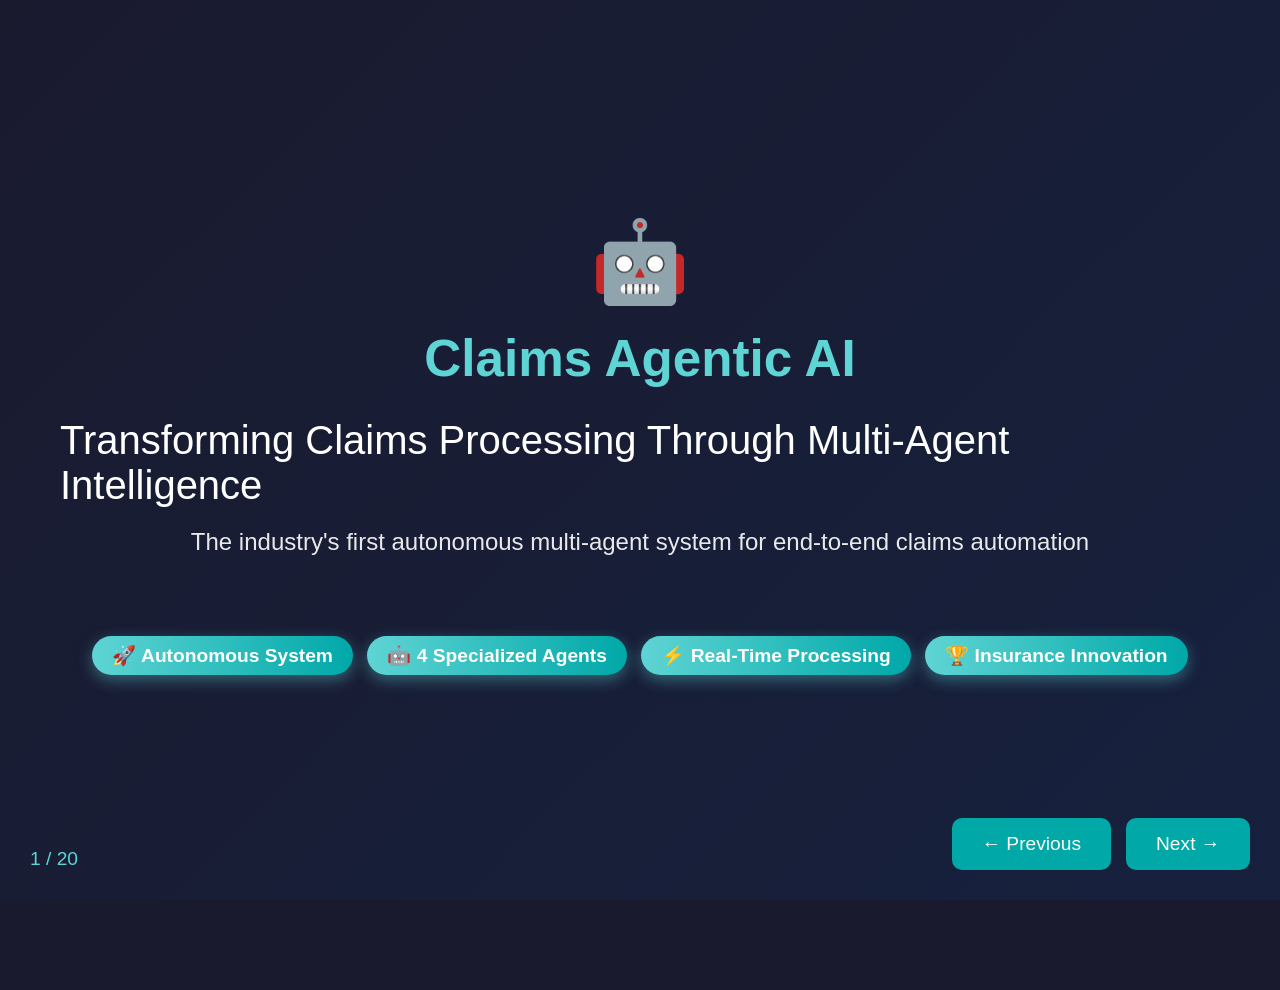
<file: index.html>
<!DOCTYPE html>
<html lang="en">
<head>
    <meta charset="UTF-8">
    <meta name="viewport" content="width=device-width, initial-scale=1.0">
    <title>Claims Agentic AI - AIA Presentation</title>
    <style>
        * {
            margin: 0;
            padding: 0;
            box-sizing: border-box;
        }

        :root {
            --aia-teal: #00A8A8;
            --aia-dark-teal: #008B8B;
            --aia-light-teal: #7DD3C0;
            --aia-cyan: #5FD4D4;
            --dark-bg: #1a1a2e;
            --light-bg: #f5f5f5;
            --text-dark: #2c3e50;
            --text-light: #ffffff;
        }

        body {
            font-family: 'Segoe UI', Tahoma, Geneva, Verdana, sans-serif;
            overflow: hidden;
            background: var(--dark-bg);
            margin: 0;
            padding: 0;
            width: 100vw;
            height: 100vh;
            display: flex;
            align-items: center;
            justify-content: center;
            position: relative;
        }

        /* Prevent any unwanted scrolling or overflow */
        html {
            overflow: hidden;
            width: 100%;
            height: 100%;
        }

        .presentation {
            width: 1920px;
            height: 1080px;
            position: relative;
            transform-origin: center center;
        }

        /* Scale presentation to fit viewport - improved responsive logic */
        @media screen {
            .presentation {
                transform: scale(min(calc(100vw / 1920), calc(100vh / 1080)));
            }
        }

        /* Ensure presentation stays centered and visible on all screens */
        @media screen and (max-aspect-ratio: 16/9) {
            .presentation {
                transform: scale(calc(100vw / 1920));
            }
        }

        @media screen and (min-aspect-ratio: 16/9) {
            .presentation {
                transform: scale(calc(100vh / 1080));
            }
        }

        /* Large presentation screens (4K, 8K, conference displays) */
        @media screen and (min-width: 2560px) {
            .presentation {
                transform: scale(min(calc(100vw / 1920), calc(100vh / 1080)));
            }
        }

        @media screen and (min-width: 3840px) {
            /* 4K displays - scale up for better visibility */
            .presentation {
                transform: scale(2);
            }
        }

        @media screen and (min-width: 5120px) {
            /* 5K and ultrawide displays */
            .presentation {
                transform: scale(2.5);
            }
        }

        @media screen and (min-width: 7680px) {
            /* 8K displays */
            .presentation {
                transform: scale(4);
            }
        }

        /* Ensure minimum readable size on very small screens */
        @media screen and (max-width: 768px) {
            .presentation {
                transform: scale(0.4);
            }
        }

        @media screen and (max-height: 600px) {
            .presentation {
                transform: scale(0.5);
            }
        }

        .slide {
            width: 100%;
            height: 100%;
            position: absolute;
            top: 0;
            left: 0;
            opacity: 0;
            transition: opacity 0.6s ease-in-out;
            display: flex;
            flex-direction: column;
            justify-content: center;
            align-items: center;
            padding: 60px;
            overflow: hidden;
        }

        .slide.active {
            opacity: 1;
            z-index: 1;
        }

        .slide-dark {
            background: linear-gradient(135deg, var(--dark-bg) 0%, #16213e 100%);
            color: var(--text-light);
        }

        .slide-light {
            background: var(--light-bg);
            color: var(--text-dark);
        }

        h1 {
            font-size: clamp(2.5rem, 4vw, 4rem);
            margin-bottom: 30px;
            font-weight: 700;
        }

        h2 {
            font-size: clamp(2rem, 3vw, 3rem);
            margin-bottom: 25px;
            font-weight: 600;
        }

        h3 {
            font-size: clamp(1.5rem, 2vw, 2rem);
            margin-bottom: 20px;
            font-weight: 500;
        }

        .highlight {
            color: var(--aia-cyan);
        }

        .problem-text {
            font-size: 1.5rem;
            line-height: 1.8;
            max-width: 1200px;
            text-align: center;
            margin-top: 30px;
        }

        .stats-container {
            display: flex;
            gap: 40px;
            margin-top: 50px;
            flex-wrap: wrap;
            justify-content: center;
        }

        .stat-box {
            background: rgba(95, 212, 212, 0.1);
            border: 2px solid var(--aia-cyan);
            border-radius: 20px;
            padding: 40px;
            min-width: 300px;
            text-align: center;
            transition: transform 0.3s ease;
        }

        .stat-box:hover {
            transform: translateY(-10px);
            box-shadow: 0 10px 30px rgba(95, 212, 212, 0.3);
        }

        .stat-number {
            font-size: 4rem;
            font-weight: 700;
            color: var(--aia-cyan);
            margin-bottom: 15px;
        }

        .stat-label {
            font-size: 1.3rem;
            line-height: 1.6;
        }

        .workflow-step {
            background: rgba(255, 255, 255, 0.05);
            border-left: 4px solid var(--aia-cyan);
            padding: 25px 30px;
            margin: 15px 0;
            border-radius: 10px;
            font-size: 1.4rem;
            max-width: 900px;
            width: 100%;
            text-align: left;
        }

        .workflow-step strong {
            color: var(--aia-cyan);
            font-size: 1.6rem;
        }

        .icon {
            font-size: 5rem;
            margin-bottom: 20px;
        }

        .navigation {
            position: fixed;
            bottom: 30px;
            right: 30px;
            display: flex;
            gap: 15px;
            z-index: 1000;
        }

        .nav-btn {
            background: var(--aia-teal);
            color: white;
            border: none;
            padding: 15px 30px;
            font-size: 1.2rem;
            border-radius: 10px;
            cursor: pointer;
            transition: background 0.3s ease;
        }

        .nav-btn:hover {
            background: var(--aia-dark-teal);
        }

        .slide-counter {
            position: fixed;
            bottom: 30px;
            left: 30px;
            color: var(--aia-cyan);
            font-size: 1.2rem;
            z-index: 1000;
        }

        .two-column {
            display: grid;
            grid-template-columns: 1fr 1fr;
            gap: 50px;
            max-width: 1400px;
            width: 100%;
            align-items: center;
        }

        .benefit-list {
            text-align: left;
            font-size: 1.4rem;
            line-height: 2;
        }

        .benefit-list li {
            margin: 20px 0;
            padding-left: 30px;
            position: relative;
        }

        .benefit-list li::before {
            content: "✓";
            position: absolute;
            left: 0;
            color: var(--aia-cyan);
            font-size: 1.8rem;
            font-weight: bold;
        }

        .process-table {
            width: 100%;
            max-width: 1200px;
            margin-top: 30px;
            border-collapse: separate;
            border-spacing: 0 10px;
        }

        .process-table th,
        .process-table td {
            padding: 20px;
            text-align: left;
            font-size: 1.2rem;
        }

        .process-table th {
            background: var(--aia-teal);
            color: white;
            font-weight: 600;
        }

        .process-table td {
            background: rgba(255, 255, 255, 0.9);
            color: var(--text-dark);
        }

        .process-table tr:hover td {
            background: rgba(95, 212, 212, 0.2);
        }

        .ai-focus {
            background: linear-gradient(90deg, var(--aia-cyan) 0%, var(--aia-teal) 100%) !important;
            color: white !important;
            font-weight: bold;
        }

        .robot-icon {
            font-size: 8rem;
            margin: 30px 0;
        }

        ul {
            list-style: none;
        }

        .chart-container {
            display: flex;
            align-items: flex-end;
            gap: 30px;
            margin: 40px 0;
            height: 400px;
        }

        .chart-bar {
            flex: 1;
            background: var(--aia-teal);
            border-radius: 10px 10px 0 0;
            position: relative;
            display: flex;
            flex-direction: column;
            justify-content: flex-end;
            align-items: center;
            padding: 20px;
            color: white;
            transition: all 0.3s ease;
        }

        .chart-bar:hover {
            transform: scale(1.05);
        }

        .chart-label {
            margin-top: 15px;
            font-size: 1.2rem;
            text-align: center;
        }

        .future-vision {
            font-size: 1.8rem;
            max-width: 1000px;
            text-align: center;
            line-height: 1.8;
            margin: 30px 0;
        }

        @keyframes fadeInUp {
            from {
                opacity: 0;
                transform: translateY(30px);
            }
            to {
                opacity: 1;
                transform: translateY(0);
            }
        }

        .animate-in {
            animation: fadeInUp 0.8s ease-out;
        }

        .demo-container {
            display: grid;
            grid-template-columns: 1fr 1fr;
            gap: 30px;
            max-width: 1400px;
            width: 100%;
            align-items: start;
        }

        .demo-screenshot {
            width: 100%;
            border-radius: 15px;
            box-shadow: 0 10px 40px rgba(0, 0, 0, 0.3);
            border: 2px solid var(--aia-cyan);
        }

        .demo-text {
            display: flex;
            flex-direction: column;
            justify-content: center;
            font-size: 2.5rem;
            line-height: 1.4;
            text-align: left;
        }

        .demo-text .subtitle {
            font-size: 1.3rem;
            margin-top: 20px;
            opacity: 0.8;
        }

        .three-column {
            display: grid;
            grid-template-columns: repeat(3, 1fr);
            gap: 30px;
            max-width: 1400px;
            width: 100%;
            margin-top: 40px;
        }

        .team-box {
            background: rgba(0, 168, 168, 0.15);
            border: 2px solid var(--aia-teal);
            border-radius: 15px;
            padding: 30px;
            text-align: left;
        }

        .team-box h3 {
            color: var(--aia-cyan);
            font-size: 1.6rem;
            margin-bottom: 15px;
            border-bottom: 2px solid var(--aia-cyan);
            padding-bottom: 10px;
        }

        .team-box h4 {
            font-size: 1.2rem;
            margin-top: 20px;
            margin-bottom: 10px;
            font-style: italic;
            color: var(--aia-light-teal);
        }

        .team-box ul {
            font-size: 1.1rem;
            line-height: 1.8;
            margin-left: 20px;
            list-style: disc;
        }

        .value-box {
            background: linear-gradient(135deg, rgba(0, 168, 168, 0.2) 0%, rgba(95, 212, 212, 0.1) 100%);
            border: 2px solid var(--aia-cyan);
            border-radius: 20px;
            padding: 40px 30px;
            text-align: left;
            transition: transform 0.3s ease;
        }

        .value-box:hover {
            transform: translateY(-10px);
            box-shadow: 0 15px 40px rgba(95, 212, 212, 0.3);
        }

        .value-box .multiplier {
            font-size: 5rem;
            font-weight: 700;
            color: var(--aia-cyan);
            margin-bottom: 10px;
        }

        .value-box .value-title {
            font-size: 2rem;
            font-weight: 600;
            margin-bottom: 20px;
        }

        .value-box .value-desc {
            font-size: 1.2rem;
            line-height: 1.6;
            opacity: 0.9;
        }

        .claims-type-box {
            background: linear-gradient(135deg, rgba(0, 168, 168, 0.25) 0%, rgba(95, 212, 212, 0.15) 100%);
            border: 2px solid var(--aia-teal);
            border-radius: 20px;
            padding: 35px;
            text-align: center;
        }

        .claims-type-box h3 {
            font-size: 2rem;
            margin-bottom: 25px;
            color: var(--aia-cyan);
        }

        .metric {
            font-size: 3rem;
            font-weight: 700;
            color: var(--aia-cyan);
            margin: 15px 0;
        }

        .metric-arrow {
            font-size: 2.5rem;
            margin: 0 15px;
            color: var(--aia-light-teal);
        }

        .metric-label {
            font-size: 1.3rem;
            margin-top: 10px;
            line-height: 1.5;
        }

        .icon-large {
            font-size: 4rem;
            margin: 20px 0;
        }

        .workflow-visual {
            display: grid;
            grid-template-columns: 1fr 1fr;
            gap: 50px;
            max-width: 1400px;
            width: 100%;
            align-items: center;
        }

        .workflow-title-section {
            text-align: left;
            padding: 40px;
            background: linear-gradient(135deg, rgba(0, 168, 168, 0.1) 0%, rgba(95, 212, 212, 0.05) 100%);
            border-radius: 20px;
            border-left: 5px solid var(--aia-cyan);
        }

        .workflow-title-section h3 {
            font-size: 2.5rem;
            margin-bottom: 20px;
            line-height: 1.3;
        }

        .workflow-title-section .workflow-icon {
            font-size: 6rem;
            margin-bottom: 20px;
        }

        .workflow-steps-visual {
            display: flex;
            flex-direction: column;
            gap: 20px;
        }

        .workflow-step-visual {
            background: rgba(255, 255, 255, 0.03);
            border: 2px solid rgba(95, 212, 212, 0.3);
            border-radius: 15px;
            padding: 25px 30px;
            display: flex;
            align-items: center;
            gap: 20px;
            transition: all 0.3s ease;
            position: relative;
        }

        .workflow-step-visual:hover {
            background: rgba(95, 212, 212, 0.1);
            border-color: var(--aia-cyan);
            transform: translateX(10px);
        }

        .workflow-step-visual::after {
            content: "↓";
            position: absolute;
            bottom: -30px;
            left: 50%;
            transform: translateX(-50%);
            font-size: 2rem;
            color: var(--aia-cyan);
        }

        .workflow-step-visual:last-child::after {
            display: none;
        }

        .workflow-step-icon {
            font-size: 2.5rem;
            min-width: 60px;
            text-align: center;
        }

        .workflow-step-content {
            flex: 1;
        }

        .workflow-step-content .step-title {
            font-size: 1.4rem;
            font-weight: 600;
            color: var(--aia-cyan);
            margin-bottom: 8px;
        }

        .workflow-step-content .step-desc {
            font-size: 1.2rem;
            opacity: 0.9;
            line-height: 1.5;
        }

        .agent-grid {
            display: grid;
            grid-template-columns: repeat(2, 1fr);
            gap: 30px;
            max-width: 1200px;
            width: 100%;
            margin-top: 40px;
        }

        .agent-card {
            background: linear-gradient(135deg, rgba(0, 168, 168, 0.15) 0%, rgba(95, 212, 212, 0.08) 100%);
            border: 2px solid var(--aia-cyan);
            border-radius: 20px;
            padding: 35px;
            text-align: left;
            position: relative;
            overflow: hidden;
            transition: all 0.4s ease;
        }

        .agent-card::before {
            content: "";
            position: absolute;
            top: 0;
            left: 0;
            width: 5px;
            height: 100%;
            background: linear-gradient(180deg, var(--aia-cyan) 0%, var(--aia-teal) 100%);
        }

        .agent-card:hover {
            transform: translateY(-10px) scale(1.02);
            box-shadow: 0 20px 50px rgba(95, 212, 212, 0.4);
            border-color: var(--aia-light-teal);
        }

        .agent-card .agent-icon {
            font-size: 3.5rem;
            margin-bottom: 20px;
        }

        .agent-card h3 {
            font-size: 1.8rem;
            color: var(--aia-cyan);
            margin-bottom: 15px;
            font-weight: 600;
        }

        .agent-card .agent-desc {
            font-size: 1.2rem;
            line-height: 1.7;
            opacity: 0.95;
            margin-bottom: 20px;
        }

        .agent-card .agent-capabilities {
            margin-top: 15px;
            padding-top: 15px;
            border-top: 1px solid rgba(95, 212, 212, 0.3);
        }

        .agent-card .capability-tag {
            display: inline-block;
            background: rgba(95, 212, 212, 0.2);
            color: var(--aia-light-teal);
            padding: 5px 12px;
            border-radius: 15px;
            font-size: 0.9rem;
            margin: 5px 5px 5px 0;
            border: 1px solid rgba(95, 212, 212, 0.4);
        }

        .orchestration-diagram {
            position: relative;
            width: 100%;
            max-width: 1200px;
            margin: 40px auto;
            padding: 40px;
        }

        .agent-node {
            background: linear-gradient(135deg, rgba(0, 168, 168, 0.2) 0%, rgba(95, 212, 212, 0.1) 100%);
            border: 3px solid var(--aia-cyan);
            border-radius: 15px;
            padding: 20px 25px;
            text-align: center;
            position: relative;
            margin: 20px;
            display: inline-block;
            min-width: 200px;
            transition: all 0.3s ease;
        }

        .agent-node:hover {
            transform: scale(1.05);
            box-shadow: 0 10px 30px rgba(95, 212, 212, 0.5);
        }

        .agent-node .node-icon {
            font-size: 2.5rem;
            margin-bottom: 10px;
        }

        .agent-node .node-title {
            font-size: 1.3rem;
            font-weight: 600;
            color: var(--aia-cyan);
        }

        .framework-features {
            display: grid;
            grid-template-columns: repeat(3, 1fr);
            gap: 25px;
            max-width: 1300px;
            width: 100%;
            margin-top: 40px;
        }

        .feature-card {
            background: rgba(0, 168, 168, 0.1);
            border: 2px solid var(--aia-teal);
            border-radius: 15px;
            padding: 30px;
            text-align: center;
            transition: all 0.3s ease;
        }

        .feature-card:hover {
            background: rgba(0, 168, 168, 0.15);
            transform: translateY(-5px);
        }

        .feature-card .feature-icon {
            font-size: 3rem;
            margin-bottom: 15px;
        }

        .feature-card h4 {
            font-size: 1.5rem;
            color: var(--aia-cyan);
            margin-bottom: 12px;
            font-weight: 600;
        }

        .feature-card p {
            font-size: 1.1rem;
            line-height: 1.6;
            opacity: 0.9;
        }

        .innovation-badge {
            display: inline-block;
            background: linear-gradient(90deg, var(--aia-cyan) 0%, var(--aia-teal) 100%);
            color: white;
            padding: 8px 20px;
            border-radius: 25px;
            font-size: 1.2rem;
            font-weight: 600;
            margin: 10px 5px;
            box-shadow: 0 5px 15px rgba(95, 212, 212, 0.4);
        }

        .day-in-life-container {
            max-width: 1400px;
            width: 100%;
            display: flex;
            flex-direction: column;
            gap: 30px;
        }

        .time-block {
            background: rgba(255, 255, 255, 0.03);
            border-left: 5px solid var(--aia-cyan);
            border-radius: 15px;
            padding: 30px 40px;
            display: flex;
            align-items: center;
            gap: 30px;
            transition: all 0.3s ease;
        }

        .time-block:hover {
            background: rgba(95, 212, 212, 0.08);
            transform: translateX(10px);
        }

        .time-stamp {
            font-size: 2rem;
            font-weight: 700;
            color: var(--aia-cyan);
            min-width: 120px;
            text-align: center;
        }

        .activity-content {
            flex: 1;
        }

        .activity-title {
            font-size: 1.6rem;
            font-weight: 600;
            margin-bottom: 10px;
            color: var(--aia-light-teal);
        }

        .activity-desc {
            font-size: 1.3rem;
            line-height: 1.6;
            opacity: 0.9;
        }

        .pain-point {
            color: #ff6b6b;
            font-weight: 600;
        }

        .system-list {
            display: grid;
            grid-template-columns: repeat(2, 1fr);
            gap: 20px;
            margin-top: 30px;
            max-width: 1000px;
        }

        .system-card {
            background: rgba(255, 107, 107, 0.1);
            border: 2px solid #ff6b6b;
            border-radius: 12px;
            padding: 20px;
            text-align: center;
            font-size: 1.3rem;
            font-weight: 500;
        }

        .intro-question {
            font-size: 1.8rem;
            line-height: 2;
            max-width: 1200px;
            text-align: center;
            margin: 20px 0;
        }

        .emphasis {
            color: var(--aia-cyan);
            font-weight: 600;
            font-size: 2rem;
        }

        .future-contrast {
            background: linear-gradient(135deg, rgba(0, 168, 168, 0.15) 0%, rgba(95, 212, 212, 0.08) 100%);
            border: 3px solid var(--aia-cyan);
            border-radius: 20px;
            padding: 40px;
            margin-top: 30px;
            max-width: 1200px;
        }

        .future-contrast h3 {
            color: var(--aia-cyan);
            margin-bottom: 20px;
        }

        .contrast-point {
            font-size: 1.4rem;
            line-height: 1.8;
            margin: 15px 0;
            padding-left: 30px;
            position: relative;
        }

        .contrast-point::before {
            content: "✓";
            position: absolute;
            left: 0;
            color: var(--aia-cyan);
            font-size: 1.8rem;
            font-weight: bold;
        }

        .orchestration-diagram {
            display: flex;
            flex-direction: column;
            align-items: center;
            gap: 30px;
            max-width: 1400px;
            margin: 20px auto;
        }

        .orchestration-row {
            display: flex;
            align-items: center;
            justify-content: center;
            gap: 30px;
            width: 100%;
        }

        .orchestration-box {
            background: linear-gradient(135deg, rgba(0, 168, 168, 0.2) 0%, rgba(95, 212, 212, 0.1) 100%);
            border: 3px solid var(--aia-cyan);
            border-radius: 15px;
            padding: 25px 40px;
            min-width: 200px;
            text-align: center;
            position: relative;
        }

        .orchestration-box.orchestrator {
            background: linear-gradient(135deg, rgba(0, 168, 168, 0.3) 0%, rgba(95, 212, 212, 0.2) 100%);
            border: 4px solid var(--aia-cyan);
            box-shadow: 0 0 30px rgba(0, 168, 168, 0.5);
        }

        .orchestration-box h4 {
            font-size: 1.6rem;
            margin-bottom: 8px;
            color: var(--aia-cyan);
        }

        .orchestration-box p {
            font-size: 1.1rem;
            opacity: 0.9;
            margin: 0;
        }

        .orchestration-arrow {
            font-size: 3rem;
            color: var(--aia-cyan);
            animation: pulse 2s infinite;
        }

        @keyframes pulse {
            0%, 100% { opacity: 1; }
            50% { opacity: 0.5; }
        }

        .agent-boxes {
            display: grid;
            grid-template-columns: repeat(2, 1fr);
            gap: 20px;
            width: 100%;
            max-width: 800px;
        }

        .agent-small-box {
            background: rgba(255, 255, 255, 0.05);
            border: 2px solid var(--aia-light-teal);
            border-radius: 12px;
            padding: 20px;
            text-align: center;
            font-size: 1.1rem;
            font-weight: 600;
            color: var(--aia-light-teal);
            transition: all 0.3s ease;
        }

        .agent-small-box:hover {
            background: rgba(95, 212, 212, 0.1);
            border-color: var(--aia-cyan);
            transform: translateY(-5px);
        }

        .agent-small-box .agent-icon-small {
            font-size: 2.5rem;
            display: block;
            margin-bottom: 10px;
        }

        .agent-small-box .agent-name {
            font-size: 1.3rem;
            font-weight: 700;
            margin-bottom: 8px;
            color: var(--aia-cyan);
        }

        .agent-small-box .agent-capabilities-small {
            font-size: 0.95rem;
            opacity: 0.85;
            line-height: 1.4;
            margin-top: 8px;
        }

        .orchestration-label {
            position: absolute;
            top: -15px;
            background: var(--dark-bg);
            padding: 5px 15px;
            font-size: 0.9rem;
            color: var(--aia-cyan);
            font-weight: 700;
            text-transform: uppercase;
            letter-spacing: 1px;
        }
    </style>
</head>
<body>
    <div class="presentation">
        <!-- Slide 1: Title -->
        <div class="slide slide-dark active">
            <div class="icon">🤖</div>
            <h1><span class="highlight">Claims Agentic AI</span></h1>
            <h3 style="font-size: 2.5rem; margin-bottom: 20px;">Transforming Claims Processing Through Multi-Agent Intelligence</h3>
            <p style="font-size: 1.5rem; max-width: 1000px; text-align: center; margin-bottom: 30px; opacity: 0.9;">
                The industry's first autonomous multi-agent system for end-to-end claims automation
            </p>
            <div style="margin-top: 40px;">
                <span class="innovation-badge">🚀 Autonomous System</span>
                <span class="innovation-badge">🤖 4 Specialized Agents</span>
                <span class="innovation-badge">⚡ Real-Time Processing</span>
                <span class="innovation-badge">🏆 Insurance Innovation</span>
            </div>
            <div style="position: absolute; bottom: 40px; font-size: 1.1rem; opacity: 0.7;">
                Developed & Deployed | 2024-2025
            </div>
        </div>

        <!-- Slide 2: Introduction Questions -->
        <div class="slide slide-dark">
            <div class="icon">🤔</div>
            <h2>Have you ever filed an insurance claim?</h2>
            <div class="intro-question">
                <p style="font-size: 2rem;">You remember the <span class="highlight">customer experience</span></p>
                <p style="margin-top: 60px; font-size: 2.5rem;"><strong>But what happens <span class="highlight">behind the scenes?</span></strong></p>
            </div>
        </div>

        <!-- Slide 3: Behind the Scenes Questions -->
        <div class="slide slide-dark">
            <div class="icon">🔍</div>
            <h2>The Hidden Reality</h2>
            <div class="intro-question">
                <p><span class="emphasis">6+ systems</span> to review one case</p>
                <p style="margin-top: 40px;"><span class="emphasis">100% manual</span> review for flagged claims</p>
                <p style="margin-top: 40px;"><span class="emphasis">Hours</span> gathering fragmented data</p>
                <p style="margin-top: 60px; font-size: 1.5rem; opacity: 0.8;">...before the assessment even begins</p>
            </div>
        </div>

        <!-- Slide 4: A Day in the Life - Current State -->
        <div class="slide slide-dark">
            <h2>A Typical Day: <span class="pain-point">Claims Assessor</span></h2>
            <div class="day-in-life-container">
                <div class="time-block">
                    <div class="time-stamp">9:00 AM</div>
                    <div class="activity-content">
                        <div class="activity-title">Inbox: <span class="pain-point">20 claims</span></div>
                        <div class="activity-desc">Each needs manual review across 6+ systems</div>
                    </div>
                </div>
                <div class="time-block">
                    <div class="time-stamp">9:15 AM</div>
                    <div class="activity-content">
                        <div class="activity-title">System hopping</div>
                        <div class="activity-desc">Policy system → Claims history → Customer portal → Documents</div>
                    </div>
                </div>
                <div class="time-block">
                    <div class="time-stamp">10:30 AM</div>
                    <div class="activity-content">
                        <div class="activity-title">"Eye-ball" document review</div>
                        <div class="activity-desc">Is this relevant? Authentic? Does it match the claim?</div>
                    </div>
                </div>
                <div class="time-block">
                    <div class="time-stamp">12:00 PM</div>
                    <div class="activity-content">
                        <div class="activity-title">Cross-referencing history</div>
                        <div class="activity-desc">Searching for patterns, duplicates, fraud indicators</div>
                    </div>
                </div>
                <div class="time-block">
                    <div class="time-stamp">1:00 PM</div>
                    <div class="activity-content">
                        <div class="activity-title">Progress: <span class="pain-point">3 of 20</span> claims</div>
                        <div class="activity-desc">17 more to go... and it's only lunch</div>
                    </div>
                </div>
            </div>
        </div>

        <!-- Slide 5: Data Fragmentation -->
        <div class="slide slide-dark">
            <h2><span class="pain-point">6 Business Areas</span> for 1 Decision</h2>
            <p style="font-size: 1.3rem; margin-bottom: 40px; opacity: 0.85;">Data scattered across multiple systems - IL, Case 360, Claims Ezy, and more</p>
            <div class="system-list">
                <div class="system-card">
                    <div style="font-size: 2rem; margin-bottom: 10px;">📋</div>
                    <div style="font-weight: 600;">Policy Management</div>
                    <div style="font-size: 0.9rem; opacity: 0.7; margin-top: 5px;">Integral Life</div>
                </div>
                <div class="system-card">
                    <div style="font-size: 2rem; margin-bottom: 10px;">🗄️</div>
                    <div style="font-weight: 600;">Claims History</div>
                    <div style="font-size: 0.9rem; opacity: 0.7; margin-top: 5px;">IL, Case 360</div>
                </div>
                <div class="system-card">
                    <div style="font-size: 2rem; margin-bottom: 10px;">👤</div>
                    <div style="font-weight: 600;">Customer Info</div>
                    <div style="font-size: 0.9rem; opacity: 0.7; margin-top: 5px;">Multiple systems</div>
                </div>
                <div class="system-card">
                    <div style="font-size: 2rem; margin-bottom: 10px;">📄</div>
                    <div style="font-weight: 600;">Documents</div>
                    <div style="font-size: 0.9rem; opacity: 0.7; margin-top: 5px;">Case 360</div>
                </div>
                <div class="system-card">
                    <div style="font-size: 2rem; margin-bottom: 10px;">💰</div>
                    <div style="font-weight: 600;">Payments</div>
                    <div style="font-size: 0.9rem; opacity: 0.7; margin-top: 5px;">Claims Ezy, IL</div>
                </div>
                <div class="system-card">
                    <div style="font-size: 2rem; margin-bottom: 10px;">📊</div>
                    <div style="font-weight: 600;">Business Rules</div>
                    <div style="font-size: 0.9rem; opacity: 0.7; margin-top: 5px;">Across systems</div>
                </div>
            </div>
            <p class="problem-text" style="margin-top: 40px; font-size: 2rem;">
                Every context switch = <span class="pain-point">Lost time</span><br>
                Every manual review = <span class="pain-point">Human error risk</span><br>
                Every repetitive task = <span class="pain-point">Reduced efficiency</span>
            </p>
        </div>

        <!-- Slide 6: The Future - Introduction -->
        <div class="slide slide-dark">
            <div class="icon">✨</div>
            <h2>Now Imagine: <span class="highlight">One Morning in 2025</span></h2>
            <div class="future-contrast">
                <h3>The Future of Work</h3>
                <div class="contrast-point">ONE interface. All systems integrated.</div>
                <div class="contrast-point">20 claims. Each with AI-powered summary.</div>
                <div class="contrast-point">Click once: Policy + History + Documents + Decision recommendation</div>
                <div class="contrast-point">Zero system hopping. Zero manual validation.</div>
                <div class="contrast-point">Your expertise focused on judgment, not data gathering</div>
            </div>
            <p style="font-size: 2.2rem; margin-top: 50px; text-align: center; font-weight: 600;">
                The <span class="highlight">Future of Claims Assessment</span> starts today
            </p>
        </div>

        <!-- Slide 7: The Problem -->
        <div class="slide slide-dark">
            <div class="icon">⚠️</div>
            <h2>The Core Problem</h2>
            <p class="problem-text" style="font-size: 2.2rem; line-height: 1.6;">
                Manual processes don't scale.<br>
                <span style="margin-top: 30px; display: block;">Claims volume is <span class="highlight">growing</span></span>
                <span style="margin-top: 20px; display: block;">Assessment capacity is <span class="pain-point">not</span></span>
            </p>
        </div>

        <!-- Slide 3: Key Pain Points -->
        <div class="slide slide-dark">
            <h2>Key Factors Contributing to Manual Workload</h2>
            <div class="stats-container">
                <div class="stat-box">
                    <div class="stat-number">54%</div>
                    <div class="stat-label">Cases fail OCR and/or business validation logic, requiring manual input at submission</div>
                </div>
                <div class="stat-box">
                    <div class="stat-number">52%</div>
                    <div class="stat-label">Claim cases failing auto-validation and require assessor to perform another round of validation</div>
                </div>
                <div class="stat-box">
                    <div class="stat-number">10%</div>
                    <div class="stat-label">Cases require pending management</div>
                </div>
            </div>
        </div>

        <!-- Slide 4: The Opportunity -->
        <div class="slide slide-dark">
            <h2>The Opportunity</h2>
            <div class="future-vision">
                <p><strong>64%</strong> of operations headcount currently perform day-to-day routine tasks to support our growing business.</p>
                <p style="margin-top: 30px;">With <strong>1.15m</strong> individual life customers and <strong>3.4m</strong> in-force IL policies (2025-2028),</p>
                <p style="margin-top: 20px; font-size: 2.2rem;">There is an opportunity to leverage <span class="highlight">Agentic AI instead of adding operation headcount</span></p>
            </div>
        </div>

        <!-- Slide 5: The Solution -->
        <div class="slide slide-dark">
            <div class="icon">🤖</div>
            <h2>The Solution: <span class="highlight">Multi-Agent AI</span></h2>
            <div class="benefit-list">
                <ul>
                    <li>4 specialized agents working autonomously</li>
                    <li>Extract, validate, and process claims automatically</li>
                    <li>Real-time decisions with built-in business rules</li>
                    <li>Human oversight for exceptional cases</li>
                </ul>
            </div>
        </div>

        <!-- Slide 5b: Multi-Agent Architecture -->
        <div class="slide slide-dark">
            <h2 style="margin-bottom: 10px;"><span class="highlight">Detailed View of Agentic AI Claim Process</span></h2>

            <!-- Top: Incoming Claim -->
            <div style="text-align: center; margin-bottom: 4px;">
                <div style="display: inline-block; border: 2px solid var(--aia-cyan); border-radius: 25px; padding: 6px 20px; background: rgba(95, 212, 212, 0.1);">
                    <span style="font-size: 1.05rem; font-weight: 600;">📋 Incoming claim is submitted</span>
                </div>
            </div>

            <!-- Arrow down to OCR -->
            <div style="text-align: center; margin-bottom: 2px;">
                <div style="font-size: 1.5rem; color: var(--aia-cyan);">↓</div>
            </div>

            <!-- OCR Extraction Stage -->
            <div style="text-align: center; margin-bottom: 4px;">
                <div style="display: inline-block; background: linear-gradient(135deg, rgba(0, 168, 168, 0.2) 0%, rgba(95, 212, 212, 0.1) 100%); border: 2px solid var(--aia-teal); border-radius: 12px; padding: 8px 24px; box-shadow: 0 3px 12px rgba(0, 168, 168, 0.2);">
                    <div style="font-size: 1.6rem; margin-bottom: 3px;">📄</div>
                    <h3 style="font-size: 1.2rem; margin-bottom: 3px; font-weight: 700; color: var(--aia-cyan);">OCR Data Extraction</h3>
                    <p style="font-size: 0.9rem; margin: 0; opacity: 0.9;">Extracts relevant data from submitted documents</p>
                </div>
            </div>

            <!-- Arrow down to Claims Manager -->
            <div style="text-align: center; margin-bottom: 2px;">
                <div style="font-size: 1.5rem; color: var(--aia-cyan);">↓</div>
            </div>

            <!-- Claims Manager Bar -->
            <div style="background: linear-gradient(90deg, var(--aia-cyan) 0%, #d946ef 100%); padding: 10px; border-radius: 12px; margin-bottom: 5px; box-shadow: 0 4px 15px rgba(95, 212, 212, 0.4);">
                <h3 style="font-size: 1.4rem; margin-bottom: 4px; font-weight: 700; text-align: center;">Claims Manager</h3>
                <p style="font-size: 1rem; margin: 0; text-align: center; opacity: 0.95;">Orchestrates which agents and tools are needed to process a claim</p>
            </div>

            <!-- Downward Arrows from Claims Manager -->
            <div style="display: grid; grid-template-columns: repeat(4, 1fr); gap: 18px; max-width: 1300px; margin-left: auto; margin-right: auto; margin-bottom: 2px;">
                <div style="text-align: center;">
                    <div style="font-size: 1.5rem; color: var(--aia-cyan); animation: pulse 2s infinite;">↓</div>
                </div>
                <div style="text-align: center;">
                    <div style="font-size: 1.5rem; color: var(--aia-cyan); animation: pulse 2s infinite 0.2s;">↓</div>
                </div>
                <div style="text-align: center;">
                    <div style="font-size: 1.5rem; color: var(--aia-cyan); animation: pulse 2s infinite 0.4s;">↓</div>
                </div>
                <div style="text-align: center;">
                    <div style="font-size: 1.5rem; color: var(--aia-cyan); animation: pulse 2s infinite 0.6s;">↓</div>
                </div>
            </div>

            <!-- Agent Workflow Grid -->
            <div style="display: grid; grid-template-columns: repeat(4, 1fr); gap: 18px; margin-bottom: 6px; max-width: 1300px; margin-left: auto; margin-right: auto;">

                <!-- Document Validation Agent -->
                <div class="process-agent-card" style="box-shadow: 0 4px 15px rgba(0, 168, 168, 0.3);">
                    <div class="agent-header" style="background: linear-gradient(135deg, rgba(0, 168, 168, 0.25) 0%, rgba(95, 212, 212, 0.15) 100%); border: 2px solid var(--aia-cyan); border-radius: 10px 10px 0 0; padding: 10px; text-align: center;">
                        <h4 style="font-size: 1.15rem; margin-bottom: 4px; color: var(--aia-cyan); font-weight: 700;">Document Validation</h4>
                        <p style="font-size: 0.85rem; margin: 0; line-height: 1.3;">Validates submitted documents for completeness, authenticity, and relevance</p>
                    </div>
                    <div class="agent-tool" style="background: rgba(255, 255, 255, 0.05); border: 2px solid rgba(95, 212, 212, 0.5); border-top: none; border-radius: 0 0 10px 10px; padding: 10px; text-align: center; min-height: 80px; display: flex; flex-direction: column; align-items: center; justify-content: center;">
                        <div style="font-size: 2rem; margin-bottom: 5px;">📄</div>
                        <div style="font-size: 0.9rem; font-weight: 600; color: var(--aia-light-teal);">OCR Processing<br>Document Classification</div>
                    </div>
                </div>

                <!-- Claim Validation Agent -->
                <div class="process-agent-card" style="box-shadow: 0 4px 15px rgba(0, 168, 168, 0.3);">
                    <div class="agent-header" style="background: linear-gradient(135deg, rgba(0, 168, 168, 0.25) 0%, rgba(95, 212, 212, 0.15) 100%); border: 2px solid var(--aia-cyan); border-radius: 10px 10px 0 0; padding: 10px; text-align: center;">
                        <h4 style="font-size: 1.15rem; margin-bottom: 4px; color: var(--aia-cyan); font-weight: 700;">Claim Validation</h4>
                        <p style="font-size: 0.85rem; margin: 0; line-height: 1.3;">Verifies claim data against policy terms, benefit mappings, and business rules</p>
                    </div>
                    <div class="agent-tool" style="background: rgba(255, 255, 255, 0.05); border: 2px solid rgba(95, 212, 212, 0.5); border-top: none; border-radius: 0 0 10px 10px; padding: 10px; text-align: center; min-height: 80px; display: flex; flex-direction: column; align-items: center; justify-content: center;">
                        <div style="font-size: 2rem; margin-bottom: 5px;">✅</div>
                        <div style="font-size: 0.9rem; font-weight: 600; color: var(--aia-light-teal);">Policy Validation<br>Business Rules</div>
                    </div>
                </div>

                <!-- Claim Summarization Agent -->
                <div class="process-agent-card" style="box-shadow: 0 4px 15px rgba(0, 168, 168, 0.3);">
                    <div class="agent-header" style="background: linear-gradient(135deg, rgba(0, 168, 168, 0.25) 0%, rgba(95, 212, 212, 0.15) 100%); border: 2px solid var(--aia-cyan); border-radius: 10px 10px 0 0; padding: 10px; text-align: center;">
                        <h4 style="font-size: 1.15rem; margin-bottom: 4px; color: var(--aia-cyan); font-weight: 700;">Claim Summarization</h4>
                        <p style="font-size: 0.85rem; margin: 0; line-height: 1.3;">Generates intelligent summaries by analyzing claim details, historical patterns, and relevant context</p>
                    </div>
                    <div class="agent-tool" style="background: rgba(255, 255, 255, 0.05); border: 2px solid rgba(95, 212, 212, 0.5); border-top: none; border-radius: 0 0 10px 10px; padding: 10px; text-align: center; min-height: 80px; display: flex; flex-direction: column; align-items: center; justify-content: center;">
                        <div style="font-size: 2rem; margin-bottom: 5px;">📊</div>
                        <div style="font-size: 0.9rem; font-weight: 600; color: var(--aia-light-teal);">Contextual Analysis<br>Actionable Insights</div>
                    </div>
                </div>

                <!-- Claim Decision Agent -->
                <div class="process-agent-card" style="box-shadow: 0 4px 15px rgba(0, 168, 168, 0.3);">
                    <div class="agent-header" style="background: linear-gradient(135deg, rgba(0, 168, 168, 0.25) 0%, rgba(95, 212, 212, 0.15) 100%); border: 2px solid var(--aia-cyan); border-radius: 10px 10px 0 0; padding: 10px; text-align: center;">
                        <h4 style="font-size: 1.15rem; margin-bottom: 4px; color: var(--aia-cyan); font-weight: 700;">Claim Decision</h4>
                        <p style="font-size: 0.85rem; margin: 0; line-height: 1.3;">Applies business parameters and generates evidence-based recommendations</p>
                    </div>
                    <div class="agent-tool" style="background: rgba(255, 255, 255, 0.05); border: 2px solid rgba(95, 212, 212, 0.5); border-top: none; border-radius: 0 0 10px 10px; padding: 10px; text-align: center; min-height: 80px; display: flex; flex-direction: column; align-items: center; justify-content: center;">
                        <div style="font-size: 2rem; margin-bottom: 5px;">💡</div>
                        <div style="font-size: 0.9rem; font-weight: 600; color: var(--aia-light-teal);">Decision Logic<br>Risk Assessment</div>
                    </div>
                </div>

            </div>

            <!-- Downward Arrows to Human Review -->
            <div style="display: grid; grid-template-columns: repeat(4, 1fr); gap: 18px; max-width: 1300px; margin-left: auto; margin-right: auto; margin-bottom: 2px;">
                <div style="text-align: center;">
                    <div style="font-size: 1.5rem; color: var(--aia-light-teal);">↓</div>
                </div>
                <div style="text-align: center;">
                    <div style="font-size: 1.5rem; color: var(--aia-light-teal);">↓</div>
                </div>
                <div style="text-align: center;">
                    <div style="font-size: 1.5rem; color: var(--aia-light-teal);">↓</div>
                </div>
                <div style="text-align: center;">
                    <div style="font-size: 1.5rem; color: var(--aia-light-teal);">↓</div>
                </div>
            </div>

            <!-- Bottom: Human Review -->
            <div style="text-align: center; margin-top: 2px; margin-bottom: 10px;">
                <div style="display: inline-block; border: 2px solid #d946ef; border-radius: 25px; padding: 6px 20px; background: rgba(217, 70, 239, 0.1);">
                    <span style="font-size: 1.05rem; font-weight: 600;">👤 Human Review of Exceptions</span>
                </div>
            </div>

            <!-- Source Systems Section -->
            <div style="margin-top: 10px; padding-top: 10px; border-top: 2px solid rgba(95, 212, 212, 0.3);">
                <h3 style="text-align: center; font-size: 1.1rem; margin-bottom: 8px; color: var(--aia-cyan);">📊 Core Source Systems</h3>
                <div style="display: grid; grid-template-columns: repeat(3, 1fr); gap: 12px; max-width: 800px; margin: 0 auto;">
                    <div style="background: rgba(0, 168, 168, 0.1); border: 2px solid var(--aia-teal); border-radius: 8px; padding: 8px; text-align: center;">
                        <div style="font-size: 1.4rem; margin-bottom: 4px;">📋</div>
                        <div style="font-size: 0.95rem; font-weight: 600; color: var(--aia-light-teal);">Case 360</div>
                    </div>
                    <div style="background: rgba(0, 168, 168, 0.1); border: 2px solid var(--aia-teal); border-radius: 8px; padding: 8px; text-align: center;">
                        <div style="font-size: 1.4rem; margin-bottom: 4px;">🏥</div>
                        <div style="font-size: 0.95rem; font-weight: 600; color: var(--aia-light-teal);">Integral Life</div>
                    </div>
                    <div style="background: rgba(0, 168, 168, 0.1); border: 2px solid var(--aia-teal); border-radius: 8px; padding: 8px; text-align: center;">
                        <div style="font-size: 1.4rem; margin-bottom: 4px;">⚡</div>
                        <div style="font-size: 0.95rem; font-weight: 600; color: var(--aia-light-teal);">Claims Ezy</div>
                    </div>
                </div>
                <p style="font-size: 0.85rem; margin-top: 6px; text-align: center; opacity: 0.8;">These systems provide data to the Claims Manager ecosystem</p>
            </div>
        </div>

        <!-- Slide 5c: Agent Details -->
        <div class="slide slide-dark">
            <h2 style="margin-bottom: 12px;"><span class="highlight">Specialized Agent</span> Capabilities</h2>
            <p style="font-size: 1.1rem; margin-bottom: 20px; max-width: 1200px; text-align: center;">
                Each agent performs specific functions under autonomous orchestration
            </p>
            <div style="display: grid; grid-template-columns: repeat(2, 1fr); gap: 20px; max-width: 1200px; width: 100%; margin-top: 20px;">
                <div style="background: linear-gradient(135deg, rgba(0, 168, 168, 0.15) 0%, rgba(95, 212, 212, 0.08) 100%); border: 2px solid var(--aia-cyan); border-radius: 15px; padding: 25px; text-align: left; position: relative; overflow: hidden; transition: all 0.4s ease;">
                    <div style="position: absolute; top: 0; left: 0; width: 4px; height: 100%; background: linear-gradient(180deg, var(--aia-cyan) 0%, var(--aia-teal) 100%);"></div>
                    <div style="font-size: 2.8rem; margin-bottom: 12px;">📄</div>
                    <h3 style="font-size: 1.5rem; color: var(--aia-cyan); margin-bottom: 10px; font-weight: 600;">Document Validation Agent</h3>
                    <p style="font-size: 1.05rem; line-height: 1.5; opacity: 0.95; margin-bottom: 15px;">Intelligently validates submitted documents for completeness, authenticity, and relevance using advanced OCR and document analysis</p>
                    <div style="margin-top: 12px; padding-top: 12px; border-top: 1px solid rgba(95, 212, 212, 0.3);">
                        <span style="display: inline-block; background: rgba(95, 212, 212, 0.2); color: var(--aia-light-teal); padding: 4px 10px; border-radius: 12px; font-size: 0.85rem; margin: 4px 4px 4px 0; border: 1px solid rgba(95, 212, 212, 0.4);">OCR Processing</span>
                        <span style="display: inline-block; background: rgba(95, 212, 212, 0.2); color: var(--aia-light-teal); padding: 4px 10px; border-radius: 12px; font-size: 0.85rem; margin: 4px 4px 4px 0; border: 1px solid rgba(95, 212, 212, 0.4);">Document Classification</span>
                        <span style="display: inline-block; background: rgba(95, 212, 212, 0.2); color: var(--aia-light-teal); padding: 4px 10px; border-radius: 12px; font-size: 0.85rem; margin: 4px 4px 4px 0; border: 1px solid rgba(95, 212, 212, 0.4);">Data Extraction</span>
                    </div>
                </div>
                <div style="background: linear-gradient(135deg, rgba(0, 168, 168, 0.15) 0%, rgba(95, 212, 212, 0.08) 100%); border: 2px solid var(--aia-cyan); border-radius: 15px; padding: 25px; text-align: left; position: relative; overflow: hidden; transition: all 0.4s ease;">
                    <div style="position: absolute; top: 0; left: 0; width: 4px; height: 100%; background: linear-gradient(180deg, var(--aia-cyan) 0%, var(--aia-teal) 100%);"></div>
                    <div style="font-size: 2.8rem; margin-bottom: 12px;">✅</div>
                    <h3 style="font-size: 1.5rem; color: var(--aia-cyan); margin-bottom: 10px; font-weight: 600;">Claim Validation Agent</h3>
                    <p style="font-size: 1.05rem; line-height: 1.5; opacity: 0.95; margin-bottom: 15px;">Verifies claim data against IL system, policy terms, benefit mappings, and business rules to ensure accuracy and compliance</p>
                    <div style="margin-top: 12px; padding-top: 12px; border-top: 1px solid rgba(95, 212, 212, 0.3);">
                        <span style="display: inline-block; background: rgba(95, 212, 212, 0.2); color: var(--aia-light-teal); padding: 4px 10px; border-radius: 12px; font-size: 0.85rem; margin: 4px 4px 4px 0; border: 1px solid rgba(95, 212, 212, 0.4);">Policy Validation</span>
                        <span style="display: inline-block; background: rgba(95, 212, 212, 0.2); color: var(--aia-light-teal); padding: 4px 10px; border-radius: 12px; font-size: 0.85rem; margin: 4px 4px 4px 0; border: 1px solid rgba(95, 212, 212, 0.4);">Business Rules</span>
                        <span style="display: inline-block; background: rgba(95, 212, 212, 0.2); color: var(--aia-light-teal); padding: 4px 10px; border-radius: 12px; font-size: 0.85rem; margin: 4px 4px 4px 0; border: 1px solid rgba(95, 212, 212, 0.4);">Benefit Mapping</span>
                    </div>
                </div>
                <div style="background: linear-gradient(135deg, rgba(0, 168, 168, 0.15) 0%, rgba(95, 212, 212, 0.08) 100%); border: 2px solid var(--aia-cyan); border-radius: 15px; padding: 25px; text-align: left; position: relative; overflow: hidden; transition: all 0.4s ease;">
                    <div style="position: absolute; top: 0; left: 0; width: 4px; height: 100%; background: linear-gradient(180deg, var(--aia-cyan) 0%, var(--aia-teal) 100%);"></div>
                    <div style="font-size: 2.8rem; margin-bottom: 12px;">📊</div>
                    <h3 style="font-size: 1.5rem; color: var(--aia-cyan); margin-bottom: 10px; font-weight: 600;">Claim Summarization Agent</h3>
                    <p style="font-size: 1.05rem; line-height: 1.5; opacity: 0.95; margin-bottom: 15px;">Generates intelligent summaries by analyzing claim details, historical patterns, and relevant context to provide assessors with actionable insights</p>
                    <div style="margin-top: 12px; padding-top: 12px; border-top: 1px solid rgba(95, 212, 212, 0.3);">
                        <span style="display: inline-block; background: rgba(95, 212, 212, 0.2); color: var(--aia-light-teal); padding: 4px 10px; border-radius: 12px; font-size: 0.85rem; margin: 4px 4px 4px 0; border: 1px solid rgba(95, 212, 212, 0.4);">NLP Analysis</span>
                        <span style="display: inline-block; background: rgba(95, 212, 212, 0.2); color: var(--aia-light-teal); padding: 4px 10px; border-radius: 12px; font-size: 0.85rem; margin: 4px 4px 4px 0; border: 1px solid rgba(95, 212, 212, 0.4);">Pattern Recognition</span>
                        <span style="display: inline-block; background: rgba(95, 212, 212, 0.2); color: var(--aia-light-teal); padding: 4px 10px; border-radius: 12px; font-size: 0.85rem; margin: 4px 4px 4px 0; border: 1px solid rgba(95, 212, 212, 0.4);">Context Generation</span>
                    </div>
                </div>
                <div style="background: linear-gradient(135deg, rgba(0, 168, 168, 0.15) 0%, rgba(95, 212, 212, 0.08) 100%); border: 2px solid var(--aia-cyan); border-radius: 15px; padding: 25px; text-align: left; position: relative; overflow: hidden; transition: all 0.4s ease;">
                    <div style="position: absolute; top: 0; left: 0; width: 4px; height: 100%; background: linear-gradient(180deg, var(--aia-cyan) 0%, var(--aia-teal) 100%);"></div>
                    <div style="font-size: 2.8rem; margin-bottom: 12px;">💡</div>
                    <h3 style="font-size: 1.5rem; color: var(--aia-cyan); margin-bottom: 10px; font-weight: 600;">Claim Decision Agent</h3>
                    <p style="font-size: 1.05rem; line-height: 1.5; opacity: 0.95; margin-bottom: 15px;">Applies DR business parameters and generates evidence-based recommendations for claim decisions, supporting assessors with confidence scores</p>
                    <div style="margin-top: 12px; padding-top: 12px; border-top: 1px solid rgba(95, 212, 212, 0.3);">
                        <span style="display: inline-block; background: rgba(95, 212, 212, 0.2); color: var(--aia-light-teal); padding: 4px 10px; border-radius: 12px; font-size: 0.85rem; margin: 4px 4px 4px 0; border: 1px solid rgba(95, 212, 212, 0.4);">Decision Logic</span>
                        <span style="display: inline-block; background: rgba(95, 212, 212, 0.2); color: var(--aia-light-teal); padding: 4px 10px; border-radius: 12px; font-size: 0.85rem; margin: 4px 4px 4px 0; border: 1px solid rgba(95, 212, 212, 0.4);">Risk Assessment</span>
                        <span style="display: inline-block; background: rgba(95, 212, 212, 0.2); color: var(--aia-light-teal); padding: 4px 10px; border-radius: 12px; font-size: 0.85rem; margin: 4px 4px 4px 0; border: 1px solid rgba(95, 212, 212, 0.4);">Recommendation Engine</span>
                    </div>
                </div>
            </div>
        </div>

        <!-- Slide 5d: End-to-End Claims Process -->
        <div class="slide slide-dark">
            <h2 style="margin-bottom: 15px;"><span class="highlight">End-to-End Claims Process</span> & Benefits</h2>
            <p style="font-size: 1rem; margin-bottom: 28px; opacity: 0.8;">Transforming the complete claims journey from submission to decision</p>

            <div style="display: grid; grid-template-columns: 1fr 3fr 1fr; gap: 25px; max-width: 1400px; width: 100%;">

                <!-- Left Column: Pre-AI Steps -->
                <div style="display: flex; flex-direction: column; gap: 15px; justify-content: center;">
                    <div style="background: rgba(255, 255, 255, 0.03); border: 2px solid rgba(95, 212, 212, 0.25); border-radius: 12px; padding: 18px; text-align: center; min-height: 130px; display: flex; flex-direction: column; justify-content: center;">
                        <div style="font-size: 2.8rem; margin-bottom: 10px;">📋</div>
                        <div style="font-size: 1.15rem; font-weight: 600; color: var(--aia-light-teal); margin-bottom: 8px;">1. Client Submission</div>
                        <div style="font-size: 0.9rem; opacity: 0.8; line-height: 1.4;">Documents submitted via portal</div>
                    </div>
                    <div style="text-align: center; color: var(--aia-cyan); font-size: 1.6rem;">↓</div>
                    <div style="background: rgba(255, 255, 255, 0.03); border: 2px solid rgba(95, 212, 212, 0.25); border-radius: 12px; padding: 18px; text-align: center; min-height: 130px; display: flex; flex-direction: column; justify-content: center;">
                        <div style="font-size: 2.8rem; margin-bottom: 10px;">🔍</div>
                        <div style="font-size: 1.15rem; font-weight: 600; color: var(--aia-light-teal); margin-bottom: 8px;">2. Data Extraction</div>
                        <div style="font-size: 0.9rem; opacity: 0.8; line-height: 1.4;">OCR extracts structured data</div>
                    </div>
                </div>

                <!-- Center Column: AI-Powered Steps -->
                <div style="display: flex; flex-direction: column; gap: 10px; align-self: center;">
                    <div style="text-align: center; margin-bottom: 8px;">
                        <div style="display: inline-block; background: linear-gradient(90deg, var(--aia-cyan) 0%, var(--aia-teal) 100%); color: white; padding: 6px 18px; border-radius: 20px; font-size: 0.95rem; font-weight: 700; box-shadow: 0 3px 10px rgba(95, 212, 212, 0.4);">
                            🤖 Claims Agentic AI Focus Area
                        </div>
                    </div>

                    <div style="background: linear-gradient(135deg, rgba(0, 168, 168, 0.08) 0%, rgba(95, 212, 212, 0.04) 100%); border: 2px solid rgba(95, 212, 212, 0.35); border-radius: 15px; padding: 24px; position: relative;">
                        <div style="position: absolute; left: 0; top: 0; bottom: 0; width: 4px; background: linear-gradient(180deg, var(--aia-cyan) 0%, var(--aia-teal) 100%); border-radius: 15px 0 0 15px;"></div>

                        <!-- AI Steps Grid -->
                        <div style="display: grid; grid-template-columns: repeat(5, 1fr); gap: 15px; align-items: start;">
                            <div style="text-align: center; display: flex; flex-direction: column;">
                                <div style="font-size: 2.4rem; margin-bottom: 8px;">✅</div>
                                <div style="font-size: 1.05rem; font-weight: 600; color: var(--aia-cyan); margin-bottom: 6px;">3. Data Validation</div>
                                <div style="font-size: 0.82rem; opacity: 0.85; line-height: 1.35; margin-bottom: 8px; min-height: 40px;">AI validates against policy terms</div>
                                <div style="font-size: 0.78rem; color: var(--aia-light-teal); font-weight: 500;">✓ Reduced errors</div>
                            </div>

                            <div style="text-align: center; color: var(--aia-cyan); font-size: 1.4rem; display: flex; align-items: center; justify-content: center; padding-top: 25px;">→</div>

                            <div style="text-align: center; display: flex; flex-direction: column;">
                                <div style="font-size: 2.4rem; margin-bottom: 8px;">📝</div>
                                <div style="font-size: 1.05rem; font-weight: 600; color: var(--aia-cyan); margin-bottom: 6px;">4. Registration</div>
                                <div style="font-size: 0.82rem; opacity: 0.85; line-height: 1.35; margin-bottom: 8px; min-height: 40px;">Auto-register in IL system</div>
                                <div style="font-size: 0.78rem; color: var(--aia-light-teal); font-weight: 500;">✓ Faster process</div>
                            </div>

                            <div style="text-align: center; color: var(--aia-cyan); font-size: 1.4rem; display: flex; align-items: center; justify-content: center; padding-top: 25px;">→</div>

                            <div style="text-align: center; display: flex; flex-direction: column;">
                                <div style="font-size: 2.4rem; margin-bottom: 8px;">📊</div>
                                <div style="font-size: 1.05rem; font-weight: 600; color: var(--aia-cyan); margin-bottom: 6px;">5. Summarization</div>
                                <div style="font-size: 0.82rem; opacity: 0.85; line-height: 1.35; margin-bottom: 8px; min-height: 40px;">Generate intelligent summary</div>
                                <div style="font-size: 0.78rem; color: var(--aia-light-teal); font-weight: 500;">✓ Better insights</div>
                            </div>
                        </div>

                        <div style="text-align: center; margin: 12px 0; color: var(--aia-cyan); font-size: 1.4rem;">↓</div>

                        <div style="display: grid; grid-template-columns: 1fr auto 1fr; gap: 15px; align-items: start; max-width: 650px; margin: 0 auto;">
                            <div style="text-align: center; display: flex; flex-direction: column;">
                                <div style="font-size: 2.4rem; margin-bottom: 8px;">🔒</div>
                                <div style="font-size: 1.05rem; font-weight: 600; color: var(--aia-cyan); margin-bottom: 6px;">6. Business Rules</div>
                                <div style="font-size: 0.82rem; opacity: 0.85; line-height: 1.35; margin-bottom: 8px; min-height: 40px;">Verify compliance & parameters</div>
                                <div style="font-size: 0.78rem; color: var(--aia-light-teal); font-weight: 500;">✓ Consistent compliance</div>
                            </div>

                            <div style="text-align: center; color: var(--aia-cyan); font-size: 1.4rem; padding-top: 25px;">→</div>

                            <div style="text-align: center; display: flex; flex-direction: column;">
                                <div style="font-size: 2.4rem; margin-bottom: 8px;">💡</div>
                                <div style="font-size: 1.05rem; font-weight: 600; color: var(--aia-cyan); margin-bottom: 6px;">7. Decision Rec.</div>
                                <div style="font-size: 0.82rem; opacity: 0.85; line-height: 1.35; margin-bottom: 8px; min-height: 40px;">Evidence-based recommendation</div>
                                <div style="font-size: 0.78rem; color: var(--aia-light-teal); font-weight: 500;">✓ Intelligent automation</div>
                            </div>
                        </div>
                    </div>
                </div>

                <!-- Right Column: Post-AI Step -->
                <div style="display: flex; flex-direction: column; justify-content: center;">
                    <div style="background: rgba(255, 255, 255, 0.03); border: 2px solid rgba(95, 212, 212, 0.25); border-radius: 12px; padding: 18px; text-align: center; min-height: 130px; display: flex; flex-direction: column; justify-content: center;">
                        <div style="font-size: 2.8rem; margin-bottom: 10px;">👤</div>
                        <div style="font-size: 1.15rem; font-weight: 600; color: var(--aia-light-teal); margin-bottom: 8px;">8. Final Review</div>
                        <div style="font-size: 0.9rem; opacity: 0.8; line-height: 1.4;">Assessor reviews & approves</div>
                    </div>
                </div>
            </div>

            <div style="text-align: center; margin-top: 22px; font-size: 0.9rem; opacity: 0.7;">
                End-to-end automation with human oversight for complex cases
            </div>
        </div>

        <!-- Slide 5c: Framework Innovation -->
        <div class="slide slide-dark">
            <h2>Why This Framework is <span class="highlight">Revolutionary</span></h2>
            <div class="framework-features">
                <div class="feature-card">
                    <div class="feature-icon">🔄</div>
                    <h4>Autonomous Orchestration</h4>
                    <p>Agents self-coordinate and communicate, passing context and data seamlessly without manual intervention</p>
                </div>
                <div class="feature-card">
                    <div class="feature-icon">🧠</div>
                    <h4>Intelligent Specialization</h4>
                    <p>Each agent is purpose-built for specific tasks, ensuring optimal performance and accuracy</p>
                </div>
                <div class="feature-card">
                    <div class="feature-icon">⚡</div>
                    <h4>Real-Time Processing</h4>
                    <p>Parallel agent execution dramatically reduces processing time from hours to minutes</p>
                </div>
                <div class="feature-card">
                    <div class="feature-icon">🎯</div>
                    <h4>Adaptive Learning</h4>
                    <p>System continuously learns from outcomes to improve decision accuracy and reduce false positives</p>
                </div>
                <div class="feature-card">
                    <div class="feature-icon">🔒</div>
                    <h4>Built-in Compliance</h4>
                    <p>Business rules and regulatory requirements embedded directly into agent logic</p>
                </div>
                <div class="feature-card">
                    <div class="feature-icon">📈</div>
                    <h4>Scalable Architecture</h4>
                    <p>Agent-based design scales horizontally to handle increasing claim volumes effortlessly</p>
                </div>
            </div>
        </div>

        <!-- Slide 6: Claims Agentic AI Workflows -->
        <div class="slide slide-dark">
            <h2 style="margin-bottom: 15px;">Claims Agentic AI <span class="highlight">Workflows</span></h2>
            <p style="font-size: 1.15rem; margin-bottom: 35px; max-width: 1400px; text-align: center; opacity: 0.9; line-height: 1.5;">
                Different claim types require tailored AI workflows - from streamlined auto-adjudication for minor claims to intelligent decision support for complex major claims
            </p>

            <div style="display: grid; grid-template-columns: 1fr 1fr; gap: 35px; max-width: 1600px; width: 100%;">

                <!-- Left Column: Minor Claims -->
                <div>
                    <div style="background: linear-gradient(135deg, rgba(0, 168, 168, 0.15) 0%, rgba(95, 212, 212, 0.08) 100%); border: 2px solid var(--aia-cyan); border-radius: 15px; padding: 25px; height: 100%;">
                        <div style="display: flex; align-items: center; gap: 15px; margin-bottom: 20px;">
                            <div style="font-size: 3rem;">📋</div>
                            <div>
                                <h3 style="font-size: 1.5rem; font-weight: 700; color: var(--aia-cyan); margin: 0 0 8px 0; line-height: 1.3;">Accident & Hospitalisation<br><span style="font-size: 1.25rem; font-weight: 600;">HealthShield Pre/Post</span></h3>
                                <div style="background: rgba(0, 168, 168, 0.25); padding: 6px 12px; border-radius: 8px; border-left: 3px solid var(--aia-cyan);">
                                    <p style="font-size: 0.95rem; margin: 0; font-weight: 600; color: var(--aia-light-teal);"><span style="opacity: 0.8;">Focus:</span> Auto-registration & auto-adjudication</p>
                                </div>
                            </div>
                        </div>

                        <div style="display: flex; flex-direction: column; gap: 18px;">
                            <div style="display: flex; gap: 15px; align-items: start;">
                                <div style="font-size: 2rem; min-width: 50px; text-align: center;">📄</div>
                                <div>
                                    <div style="font-size: 1.1rem; font-weight: 600; color: var(--aia-light-teal); margin-bottom: 5px;">Client submits claim</div>
                                    <div style="font-size: 0.95rem; opacity: 0.85;">Customer submits claim documentation through portal</div>
                                </div>
                            </div>

                            <div style="text-align: center; color: var(--aia-cyan); font-size: 1.5rem;">↓</div>

                            <div style="display: flex; gap: 15px; align-items: start;">
                                <div style="font-size: 2rem; min-width: 50px; text-align: center;">🔍</div>
                                <div>
                                    <div style="font-size: 1.1rem; font-weight: 600; color: var(--aia-light-teal); margin-bottom: 5px;">OCR extracts relevant data</div>
                                    <div style="font-size: 0.95rem; opacity: 0.85;">Automated data extraction from claim documents</div>
                                </div>
                            </div>

                            <div style="text-align: center; color: var(--aia-cyan); font-size: 1.5rem;">↓</div>

                            <div style="display: flex; gap: 15px; align-items: start;">
                                <div style="font-size: 2rem; min-width: 50px; text-align: center;">🤖</div>
                                <div>
                                    <div style="font-size: 1.1rem; font-weight: 600; color: var(--aia-light-teal); margin-bottom: 5px;">AgenticAI verifies & summarises</div>
                                    <div style="font-size: 0.95rem; opacity: 0.85;">AI validates data against IL system and generates claim summary</div>
                                </div>
                            </div>

                            <div style="text-align: center; color: var(--aia-cyan); font-size: 1.5rem;">↓</div>

                            <div style="display: flex; gap: 15px; align-items: start;">
                                <div style="font-size: 2rem; min-width: 50px; text-align: center;">✅</div>
                                <div>
                                    <div style="font-size: 1.1rem; font-weight: 600; color: var(--aia-light-teal); margin-bottom: 5px;">Auto-register & assess</div>
                                    <div style="font-size: 0.95rem; opacity: 0.85;">Automatic claim registration and assessment in system</div>
                                </div>
                            </div>
                        </div>
                    </div>
                </div>

                <!-- Right Column: Major Claims -->
                <div>
                    <div style="background: linear-gradient(135deg, rgba(59, 130, 246, 0.15) 0%, rgba(96, 165, 250, 0.08) 100%); border: 2px solid #3b82f6; border-radius: 15px; padding: 25px; height: 100%;">
                        <div style="display: flex; align-items: center; gap: 15px; margin-bottom: 20px;">
                            <div style="font-size: 3rem;">📋</div>
                            <div>
                                <h3 style="font-size: 1.5rem; font-weight: 700; color: #60a5fa; margin: 0 0 8px 0; line-height: 1.3;">Major Claims</h3>
                                <div style="background: rgba(59, 130, 246, 0.25); padding: 6px 12px; border-radius: 8px; border-left: 3px solid #3b82f6;">
                                    <p style="font-size: 0.95rem; margin: 0; font-weight: 600; color: #93c5fd;"><span style="opacity: 0.8;">Focus:</span> Case summarisation & decision recommendation</p>
                                </div>
                            </div>
                        </div>

                        <div style="display: flex; flex-direction: column; gap: 18px;">
                            <div style="display: flex; gap: 15px; align-items: start;">
                                <div style="font-size: 2rem; min-width: 50px; text-align: center;">📄</div>
                                <div>
                                    <div style="font-size: 1.1rem; font-weight: 600; color: #93c5fd; margin-bottom: 5px;">Client submits claim</div>
                                    <div style="font-size: 0.95rem; opacity: 0.85;">Customer submits hardcopy or digital claim documents</div>
                                </div>
                            </div>

                            <div style="text-align: center; color: #60a5fa; font-size: 1.5rem;">↓</div>

                            <div style="display: flex; gap: 15px; align-items: start;">
                                <div style="font-size: 2rem; min-width: 50px; text-align: center;">🔍</div>
                                <div>
                                    <div style="font-size: 1.1rem; font-weight: 600; color: #93c5fd; margin-bottom: 5px;">OCR extracts data</div>
                                    <div style="font-size: 0.95rem; opacity: 0.85;">Advanced OCR processing for complex documents</div>
                                </div>
                            </div>

                            <div style="text-align: center; color: #60a5fa; font-size: 1.5rem;">↓</div>

                            <div style="display: flex; gap: 15px; align-items: start;">
                                <div style="font-size: 2rem; min-width: 50px; text-align: center;">🤖</div>
                                <div>
                                    <div style="font-size: 1.1rem; font-weight: 600; color: #93c5fd; margin-bottom: 5px;">AgenticAI validates data</div>
                                    <div style="font-size: 0.95rem; opacity: 0.85;">AI validates against IL system, applies benefit mapping rules</div>
                                </div>
                            </div>

                            <div style="text-align: center; color: #60a5fa; font-size: 1.5rem;">↓</div>

                            <div style="display: flex; gap: 15px; align-items: start;">
                                <div style="font-size: 2rem; min-width: 50px; text-align: center;">📊</div>
                                <div>
                                    <div style="font-size: 1.1rem; font-weight: 600; color: #93c5fd; margin-bottom: 5px;">Case summarisation</div>
                                    <div style="font-size: 0.95rem; opacity: 0.85;">AI performs analysis, incorporates DR business parameter rules</div>
                                </div>
                            </div>

                            <div style="text-align: center; color: #60a5fa; font-size: 1.5rem;">↓</div>

                            <div style="display: flex; gap: 15px; align-items: start;">
                                <div style="font-size: 2rem; min-width: 50px; text-align: center;">💡</div>
                                <div>
                                    <div style="font-size: 1.1rem; font-weight: 600; color: #93c5fd; margin-bottom: 5px;">Decision recommendation</div>
                                    <div style="font-size: 0.95rem; opacity: 0.85;">AI provides evidence-based decision support for assessors</div>
                                </div>
                            </div>
                        </div>
                    </div>
                </div>
            </div>
        </div>

        <!-- Slide 7: Prototype Scope -->
        <div class="slide slide-dark">
            <h2>Claims Agentic AI Prototype Scope</h2>

            <div style="display: grid; grid-template-columns: 1fr 1fr; gap: 40px; max-width: 1500px; width: 100%; margin-top: 30px;">

                <!-- Left Column: PA Claims Overview -->
                <div>
                    <h3 style="color: var(--aia-cyan); margin-bottom: 20px;">Personal Accident (PA) Claims</h3>
                    <p style="font-size: 1.2rem; margin-bottom: 15px; opacity: 0.9;">22% of Minor Claims volume</p>

                    <div style="background: rgba(0, 168, 168, 0.1); border: 2px solid var(--aia-cyan); border-radius: 15px; padding: 25px; margin-top: 25px;">
                        <p style="font-size: 1.15rem; font-weight: 600; margin-bottom: 20px; color: var(--aia-light-teal);">PA claims have the highest drop-out from auto adjudication</p>

                        <!-- Manual vs Auto Split -->
                        <div style="display: flex; gap: 20px; margin-top: 25px;">
                            <div style="flex: 3; background: linear-gradient(135deg, rgba(217, 70, 239, 0.2) 0%, rgba(217, 70, 239, 0.1) 100%); border: 2px solid #d946ef; border-radius: 12px; padding: 20px; text-align: center;">
                                <div style="font-size: 3rem; font-weight: 700; color: #d946ef; margin-bottom: 10px;">75%</div>
                                <div style="font-size: 1.1rem; font-weight: 600;">Manually assessed</div>
                                <div style="font-size: 0.95rem; opacity: 0.8; margin-top: 5px;">by human assessors</div>
                            </div>
                            <div style="flex: 1; background: linear-gradient(135deg, rgba(0, 168, 168, 0.2) 0%, rgba(95, 212, 212, 0.1) 100%); border: 2px solid var(--aia-cyan); border-radius: 12px; padding: 20px; text-align: center;">
                                <div style="font-size: 3rem; font-weight: 700; color: var(--aia-cyan); margin-bottom: 10px;">25%</div>
                                <div style="font-size: 1.1rem; font-weight: 600;">Auto-adjudicated</div>
                            </div>
                        </div>
                    </div>
                </div>

                <!-- Right Column: Prototype Focus -->
                <div>
                    <h3 class="highlight" style="margin-bottom: 20px;">Prototype focuses on top 6 drop-out reasons</h3>

                    <!-- In-scope items -->
                    <div style="background: linear-gradient(135deg, rgba(0, 168, 168, 0.15) 0%, rgba(95, 212, 212, 0.08) 100%); border: 2px solid var(--aia-cyan); border-radius: 15px; padding: 25px; margin-bottom: 20px;">
                        <div style="display: flex; align-items: center; gap: 10px; margin-bottom: 15px;">
                            <div style="background: var(--aia-cyan); color: white; padding: 5px 15px; border-radius: 20px; font-size: 0.95rem; font-weight: 700;">In-scope for prototype</div>
                            <div style="font-size: 1.1rem; color: var(--aia-cyan); font-weight: 600;">69% of drop-outs</div>
                        </div>
                        <ul style="list-style: none; font-size: 1.05rem; line-height: 1.9;">
                            <li style="padding-left: 25px; position: relative; margin: 8px 0;">
                                <span style="position: absolute; left: 0; color: var(--aia-cyan); font-weight: bold;">✓</span>
                                Exceed payable amount threshold
                            </li>
                            <li style="padding-left: 25px; position: relative; margin: 8px 0;">
                                <span style="position: absolute; left: 0; color: var(--aia-cyan); font-weight: bold;">✓</span>
                                Exceed auto-adjudication machine confidence scoring
                            </li>
                            <li style="padding-left: 25px; position: relative; margin: 8px 0;">
                                <span style="position: absolute; left: 0; color: var(--aia-cyan); font-weight: bold;">✓</span>
                                Non-payable line item found
                            </li>
                            <li style="padding-left: 25px; position: relative; margin: 8px 0;">
                                <span style="position: absolute; left: 0; color: var(--aia-cyan); font-weight: bold;">✓</span>
                                Blacklisted hospital
                            </li>
                            <li style="padding-left: 25px; position: relative; margin: 8px 0;">
                                <span style="position: absolute; left: 0; color: var(--aia-cyan); font-weight: bold;">✓</span>
                                Recurring submission with pending documents
                            </li>
                            <li style="padding-left: 25px; position: relative; margin: 8px 0;">
                                <span style="position: absolute; left: 0; color: var(--aia-cyan); font-weight: bold;">✓</span>
                                Duplicate invoice
                            </li>
                        </ul>
                    </div>

                    <!-- Out-of-scope note -->
                    <div style="background: rgba(255, 255, 255, 0.05); border: 2px solid rgba(255, 255, 255, 0.2); border-radius: 10px; padding: 15px;">
                        <div style="font-size: 0.95rem; opacity: 0.7;">
                            <span style="font-weight: 600;">Out-of-scope:</span> Other drop-out reasons (31%)
                        </div>
                    </div>
                </div>
            </div>
        </div>

        <!-- Slide 8: Future Vision -->
        <div class="slide slide-dark">
            <div class="robot-icon">🤖</div>
            <h2>The Future of Claims Processing</h2>
            <div class="future-vision">
                <p><strong>Routine tasks automated</strong></p>
                <p style="margin-top: 30px;">Relational and expertise tasks supported by AI</p>
                <p style="margin-top: 40px; font-size: 2rem;">
                    Employees can spend less time on routine tasks and
                    <span class="highlight">shift to high-touch tasks</span>
                </p>
                <p style="margin-top: 30px; font-size: 1.5rem;">
                    e.g., high-touch servicing, AI agent management & oversight
                </p>
            </div>
        </div>

        <!-- Slide 9: Triple Double Value -->
        <div class="slide slide-dark">
            <h2>Delivering <span class="highlight">Triple Double Value</span></h2>
            <p style="font-size: 1.3rem; margin-bottom: 30px; max-width: 1200px; text-align: center;">
                Claims Agentic AI empowers agents and distribution partners with faster workflows while giving customers faster turnaround time for their claim status—delivering efficiency across all claim types.
            </p>
            <div class="three-column">
                <div class="value-box">
                    <div class="multiplier">x2</div>
                    <div class="value-title">Agent value</div>
                    <div class="value-desc">Reduce administrative burden for agents, allowing them to focus on high value work and building relationships with customers.</div>
                </div>
                <div class="value-box">
                    <div class="multiplier">x2</div>
                    <div class="value-title">Customer value</div>
                    <div class="value-desc">Faster turnaround times for claim status updates enhance trust and overall customer experience.</div>
                </div>
                <div class="value-box">
                    <div class="multiplier">x2</div>
                    <div class="value-title">Employee value</div>
                    <div class="value-desc">Simplified processes and reduced manual effort free up time for higher-value tasks, improving productivity and job satisfaction.</div>
                </div>
            </div>
        </div>

        <!-- Slide 10: Accelerating Claims Decisions -->
        <div class="slide slide-dark">
            <h2>Accelerating <span class="highlight">Claims Decisions</span></h2>
            <p style="font-size: 1.3rem; margin-bottom: 30px; max-width: 1200px; text-align: center;">
                By increasing auto-registration and adjudication rates, and enabling intelligent case summarization, this solution speeds up claims processing and improves status transparency for customers across diverse claim types.
            </p>
            <div class="three-column">
                <div class="claims-type-box">
                    <h3>Accident & Hospitalisation</h3>
                    <div style="margin-top: 20px;">
                        <div class="metric">30% <span class="metric-arrow">→</span> 65%</div>
                        <div class="metric-label">Potential increase in claims auto registration</div>
                    </div>
                    <div style="margin-top: 30px;">
                        <div class="metric">20% <span class="metric-arrow">→</span> 50%</div>
                        <div class="metric-label">Potential increase in claims auto adjudication</div>
                    </div>
                    <div style="margin-top: 30px; font-size: 1.1rem;">
                        Availability of case summarization will improve overall operational efficiency for remaining claims.
                    </div>
                </div>
                <div class="claims-type-box">
                    <h3>HealthShield Gold Pre/Post</h3>
                    <div style="margin-top: 20px;">
                        <div class="metric">50% <span class="metric-arrow">→</span> 80%</div>
                        <div class="metric-label">Potential increase in claims auto registration</div>
                    </div>
                    <div style="margin-top: 30px;">
                        <div class="metric">40% <span class="metric-arrow">→</span> 55%</div>
                        <div class="metric-label">Potential increase in claims auto adjudication</div>
                    </div>
                    <div style="margin-top: 30px; font-size: 1.1rem;">
                        Availability of case summarization will improve overall operational efficiency for remaining claims.
                    </div>
                </div>
                <div class="claims-type-box">
                    <h3>Major Claims</h3>
                    <div class="icon-large">📄</div>
                    <div class="metric-label" style="font-size: 1.2rem; margin-top: 20px;">
                        Potential of claims auto registration
                    </div>
                    <div class="icon-large" style="margin-top: 30px;">🤖</div>
                    <div class="metric-label" style="font-size: 1.2rem; margin-top: 10px;">
                        Agentic AI to perform case summarization, build in existing DR business parameter rules into Agentic AI & there by providing a recommendation of claim decision.
                    </div>
                </div>
            </div>
        </div>

        <!-- Slide 11: Thank You -->
        <div class="slide slide-dark">
            <div class="icon">🙏</div>
            <h1>Thank You</h1>
            <h3 class="highlight">Questions?</h3>
        </div>
    </div>

    <div class="navigation">
        <button class="nav-btn" onclick="previousSlide()">← Previous</button>
        <button class="nav-btn" onclick="nextSlide()">Next →</button>
    </div>

    <div class="slide-counter">
        <span id="currentSlide">1</span> / <span id="totalSlides">19</span>
    </div>

    <script>
        let currentSlide = 0;
        const slides = document.querySelectorAll('.slide');
        const totalSlides = slides.length;

        document.getElementById('totalSlides').textContent = totalSlides;

        function showSlide(n) {
            slides[currentSlide].classList.remove('active');
            currentSlide = (n + totalSlides) % totalSlides;
            slides[currentSlide].classList.add('active');
            document.getElementById('currentSlide').textContent = currentSlide + 1;
        }

        function nextSlide() {
            showSlide(currentSlide + 1);
        }

        function previousSlide() {
            showSlide(currentSlide - 1);
        }

        // Keyboard navigation
        document.addEventListener('keydown', (e) => {
            if (e.key === 'ArrowRight' || e.key === ' ') {
                nextSlide();
            } else if (e.key === 'ArrowLeft') {
                previousSlide();
            }
        });

        // Touch/swipe support for mobile
        let touchStartX = 0;
        let touchEndX = 0;

        document.addEventListener('touchstart', (e) => {
            touchStartX = e.changedTouches[0].screenX;
        });

        document.addEventListener('touchend', (e) => {
            touchEndX = e.changedTouches[0].screenX;
            handleSwipe();
        });

        function handleSwipe() {
            if (touchEndX < touchStartX - 50) {
                nextSlide();
            }
            if (touchEndX > touchStartX + 50) {
                previousSlide();
            }
        }
    </script>
</body>
</html>
</file>
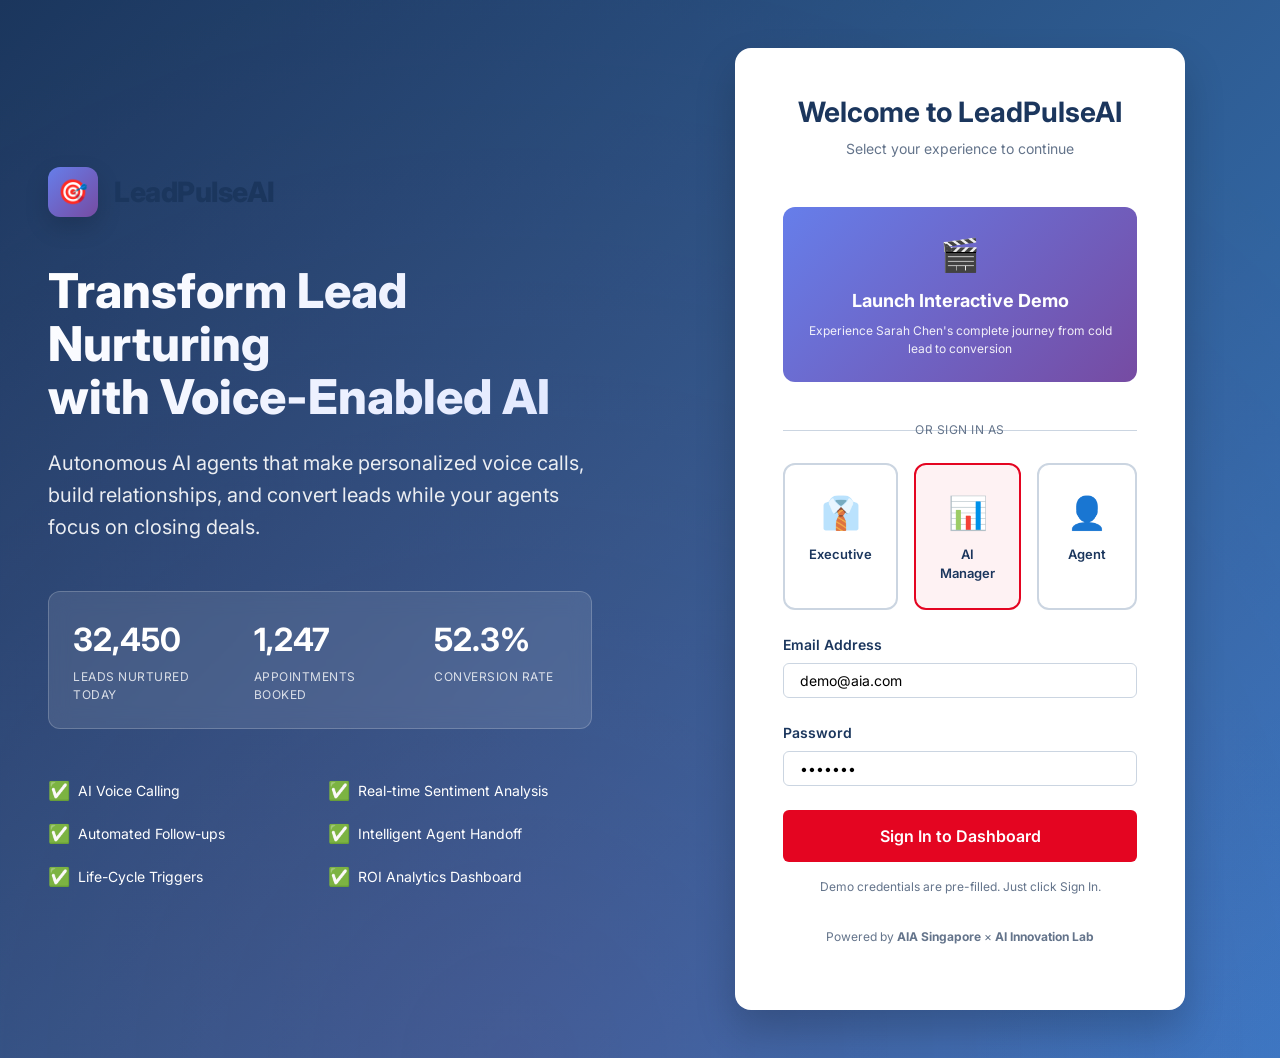
<file: LeadPulseAI-Prototype/index.html>
<!DOCTYPE html>
<html lang="en">
<head>
    <meta charset="UTF-8">
    <meta name="viewport" content="width=device-width, initial-scale=1.0">
    <title>LeadPulseAI - Voice-Enabled Lead Nurturing Platform</title>
    <link rel="stylesheet" href="css/global.css">
    <link rel="stylesheet" href="css/components.css">
    <link rel="preconnect" href="https://fonts.googleapis.com">
    <link rel="preconnect" href="https://fonts.gstatic.com" crossorigin>
    <link href="https://fonts.googleapis.com/css2?family=Inter:wght@300;400;500;600;700;800&display=swap" rel="stylesheet">
    <style>
        .login-container {
            min-height: 100vh;
            display: flex;
            background: linear-gradient(135deg, #1B365D 0%, #2D5A8F 50%, #3A7BC8 100%);
            position: relative;
            overflow: hidden;
        }

        .login-container::before {
            content: '';
            position: absolute;
            width: 200%;
            height: 200%;
            background:
                radial-gradient(circle at 20% 50%, rgba(228, 5, 33, 0.1) 0%, transparent 50%),
                radial-gradient(circle at 80% 80%, rgba(0, 102, 204, 0.15) 0%, transparent 50%);
            animation: float 20s ease-in-out infinite;
        }

        @keyframes float {
            0%, 100% { transform: translate(0, 0) rotate(0deg); }
            33% { transform: translate(-50px, -50px) rotate(5deg); }
            66% { transform: translate(50px, 50px) rotate(-5deg); }
        }

        .login-left {
            flex: 1;
            display: flex;
            flex-direction: column;
            justify-content: center;
            padding: var(--space-2xl);
            color: white;
            position: relative;
            z-index: 1;
        }

        .login-right {
            flex: 1;
            display: flex;
            align-items: center;
            justify-content: center;
            padding: var(--space-2xl);
            position: relative;
            z-index: 1;
        }

        .logo {
            display: flex;
            align-items: center;
            gap: var(--space-md);
            margin-bottom: var(--space-2xl);
        }

        .logo-icon {
            width: 50px;
            height: 50px;
            background: var(--gradient-primary);
            border-radius: var(--radius-md);
            display: flex;
            align-items: center;
            justify-content: center;
            font-size: 24px;
            box-shadow: var(--shadow-lg);
        }

        .logo-text {
            font-size: 28px;
            font-weight: 800;
            letter-spacing: -0.5px;
        }

        .hero-title {
            font-size: 48px;
            font-weight: 800;
            line-height: 1.1;
            margin-bottom: var(--space-lg);
            background: linear-gradient(135deg, #ffffff 0%, #e0e7ff 100%);
            -webkit-background-clip: text;
            -webkit-text-fill-color: transparent;
            background-clip: text;
        }

        .hero-subtitle {
            font-size: 20px;
            opacity: 0.9;
            margin-bottom: var(--space-2xl);
            line-height: 1.6;
        }

        .stats-ticker {
            display: flex;
            gap: var(--space-2xl);
            padding: var(--space-lg);
            background: rgba(255, 255, 255, 0.1);
            backdrop-filter: blur(10px);
            border-radius: var(--radius-md);
            border: 1px solid rgba(255, 255, 255, 0.2);
        }

        .stat-item {
            flex: 1;
        }

        .stat-value {
            font-size: 32px;
            font-weight: 700;
            margin-bottom: 4px;
        }

        .stat-label {
            font-size: 12px;
            opacity: 0.8;
            text-transform: uppercase;
            letter-spacing: 0.5px;
        }

        .login-card {
            background: white;
            border-radius: var(--radius-lg);
            box-shadow: var(--shadow-xl);
            padding: var(--space-2xl);
            width: 100%;
            max-width: 450px;
            animation: slideIn 0.6s ease-out;
        }

        .login-header {
            text-align: center;
            margin-bottom: var(--space-2xl);
        }

        .login-title {
            font-size: 28px;
            font-weight: 700;
            color: var(--navy-blue);
            margin-bottom: var(--space-sm);
        }

        .login-subtitle {
            color: var(--medium);
            font-size: 14px;
        }

        .demo-banner {
            background: linear-gradient(135deg, #667eea 0%, #764ba2 100%);
            color: white;
            padding: var(--space-lg);
            border-radius: var(--radius-md);
            text-align: center;
            margin-bottom: var(--space-2xl);
            cursor: pointer;
            transition: all var(--transition-normal);
        }

        .demo-banner:hover {
            transform: translateY(-2px);
            box-shadow: var(--shadow-lg);
        }

        .demo-banner-icon {
            font-size: 32px;
            margin-bottom: var(--space-sm);
        }

        .demo-banner-title {
            font-size: 18px;
            font-weight: 700;
            margin-bottom: var(--space-sm);
        }

        .demo-banner-text {
            font-size: 12px;
            opacity: 0.9;
        }

        .divider {
            display: flex;
            align-items: center;
            text-align: center;
            margin: var(--space-xl) 0;
        }

        .divider::before,
        .divider::after {
            content: '';
            flex: 1;
            border-bottom: 1px solid var(--light);
        }

        .divider span {
            padding: 0 var(--space-md);
            color: var(--medium);
            font-size: 12px;
            text-transform: uppercase;
            letter-spacing: 0.5px;
        }

        .role-selector {
            display: grid;
            grid-template-columns: repeat(3, 1fr);
            gap: var(--space-md);
            margin-bottom: var(--space-lg);
        }

        .role-card {
            padding: var(--space-lg);
            border: 2px solid var(--light);
            border-radius: var(--radius-md);
            text-align: center;
            cursor: pointer;
            transition: all var(--transition-fast);
        }

        .role-card:hover {
            border-color: var(--sky-blue);
            background-color: rgba(0, 102, 204, 0.05);
        }

        .role-card.selected {
            border-color: var(--aia-red);
            background-color: rgba(228, 5, 33, 0.05);
        }

        .role-icon {
            font-size: 32px;
            margin-bottom: var(--space-sm);
        }

        .role-name {
            font-weight: 600;
            font-size: 13px;
            color: var(--navy-blue);
        }

        .features-list {
            display: grid;
            grid-template-columns: 1fr 1fr;
            gap: var(--space-md);
            margin-top: var(--space-2xl);
        }

        .feature-item {
            display: flex;
            align-items: center;
            gap: var(--space-sm);
            font-size: 14px;
        }

        .feature-icon {
            color: var(--success);
            font-size: 18px;
        }

        @media (max-width: 1024px) {
            .login-container {
                flex-direction: column;
            }

            .hero-title {
                font-size: 36px;
            }

            .stats-ticker {
                flex-direction: column;
                gap: var(--space-md);
            }
        }

        @media (max-width: 768px) {
            .role-selector {
                grid-template-columns: 1fr;
            }

            .features-list {
                grid-template-columns: 1fr;
            }
        }
    </style>
</head>
<body>
    <div class="login-container">
        <div class="login-left">
            <div class="logo">
                <div class="logo-icon">🎯</div>
                <div class="logo-text">LeadPulseAI</div>
            </div>

            <h1 class="hero-title">
                Transform Lead Nurturing<br>
                with Voice-Enabled AI
            </h1>

            <p class="hero-subtitle">
                Autonomous AI agents that make personalized voice calls, build relationships,
                and convert leads while your agents focus on closing deals.
            </p>

            <div class="stats-ticker fade-in">
                <div class="stat-item">
                    <div class="stat-value">32,450</div>
                    <div class="stat-label">Leads Nurtured Today</div>
                </div>
                <div class="stat-item">
                    <div class="stat-value">1,247</div>
                    <div class="stat-label">Appointments Booked</div>
                </div>
                <div class="stat-item">
                    <div class="stat-value">52.3%</div>
                    <div class="stat-label">Conversion Rate</div>
                </div>
            </div>

            <div class="features-list">
                <div class="feature-item">
                    <span class="feature-icon">✅</span>
                    <span>AI Voice Calling</span>
                </div>
                <div class="feature-item">
                    <span class="feature-icon">✅</span>
                    <span>Real-time Sentiment Analysis</span>
                </div>
                <div class="feature-item">
                    <span class="feature-icon">✅</span>
                    <span>Automated Follow-ups</span>
                </div>
                <div class="feature-item">
                    <span class="feature-icon">✅</span>
                    <span>Intelligent Agent Handoff</span>
                </div>
                <div class="feature-item">
                    <span class="feature-icon">✅</span>
                    <span>Life-Cycle Triggers</span>
                </div>
                <div class="feature-item">
                    <span class="feature-icon">✅</span>
                    <span>ROI Analytics Dashboard</span>
                </div>
            </div>
        </div>

        <div class="login-right">
            <div class="login-card scale-in">
                <div class="login-header">
                    <h2 class="login-title">Welcome to LeadPulseAI</h2>
                    <p class="login-subtitle">Select your experience to continue</p>
                </div>

                <!-- Demo Mode Banner -->
                <div class="demo-banner" onclick="launchDemo()">
                    <div class="demo-banner-icon">🎬</div>
                    <div class="demo-banner-title">Launch Interactive Demo</div>
                    <div class="demo-banner-text">
                        Experience Sarah Chen's complete journey from cold lead to conversion
                    </div>
                </div>

                <div class="divider">
                    <span>or sign in as</span>
                </div>

                <!-- Role Selector -->
                <div class="role-selector">
                    <div class="role-card" onclick="selectRole('executive')" id="role-executive">
                        <div class="role-icon">👔</div>
                        <div class="role-name">Executive</div>
                    </div>
                    <div class="role-card selected" onclick="selectRole('manager')" id="role-manager">
                        <div class="role-icon">📊</div>
                        <div class="role-name">AI Manager</div>
                    </div>
                    <div class="role-card" onclick="selectRole('agent')" id="role-agent">
                        <div class="role-icon">👤</div>
                        <div class="role-name">Agent</div>
                    </div>
                </div>

                <!-- Login Form -->
                <form onsubmit="handleLogin(event)">
                    <div class="form-group">
                        <label class="form-label">Email Address</label>
                        <input
                            type="email"
                            class="form-input"
                            placeholder="you@aia.com"
                            value="demo@aia.com"
                            required
                        >
                    </div>

                    <div class="form-group">
                        <label class="form-label">Password</label>
                        <input
                            type="password"
                            class="form-input"
                            placeholder="••••••••"
                            value="demo123"
                            required
                        >
                    </div>

                    <button type="submit" class="btn btn-primary w-full btn-lg">
                        Sign In to Dashboard
                    </button>

                    <p class="text-center text-sm text-medium mt-md">
                        Demo credentials are pre-filled. Just click Sign In.
                    </p>
                </form>

                <div class="mt-xl text-center">
                    <p class="text-sm text-medium">
                        Powered by <strong>AIA Singapore</strong> × <strong>AI Innovation Lab</strong>
                    </p>
                </div>
            </div>
        </div>
    </div>

    <script>
        let selectedRole = 'manager';

        function selectRole(role) {
            selectedRole = role;
            document.querySelectorAll('.role-card').forEach(card => {
                card.classList.remove('selected');
            });
            document.getElementById(`role-${role}`).classList.add('selected');
        }

        function handleLogin(event) {
            event.preventDefault();
            // Add a subtle loading state
            const btn = event.target.querySelector('button[type="submit"]');
            btn.innerHTML = '<div class="loading-dots"><div class="loading-dot"></div><div class="loading-dot"></div><div class="loading-dot"></div></div>';
            btn.disabled = true;

            // Simulate loading and redirect
            setTimeout(() => {
                window.location.href = 'dashboard.html?role=' + selectedRole;
            }, 800);
        }

        function launchDemo() {
            // Add subtle animation
            const banner = document.querySelector('.demo-banner');
            banner.style.transform = 'scale(0.98)';

            setTimeout(() => {
                window.location.href = 'demo-mode.html';
            }, 200);
        }

        // Add dynamic animations on load
        window.addEventListener('load', () => {
            // Animate stats
            const statValues = document.querySelectorAll('.stat-value');
            statValues.forEach((stat, index) => {
                stat.style.opacity = '0';
                setTimeout(() => {
                    stat.style.transition = 'opacity 0.5s ease-in';
                    stat.style.opacity = '1';
                }, index * 200);
            });
        });
    </script>
</body>
</html>
</file>
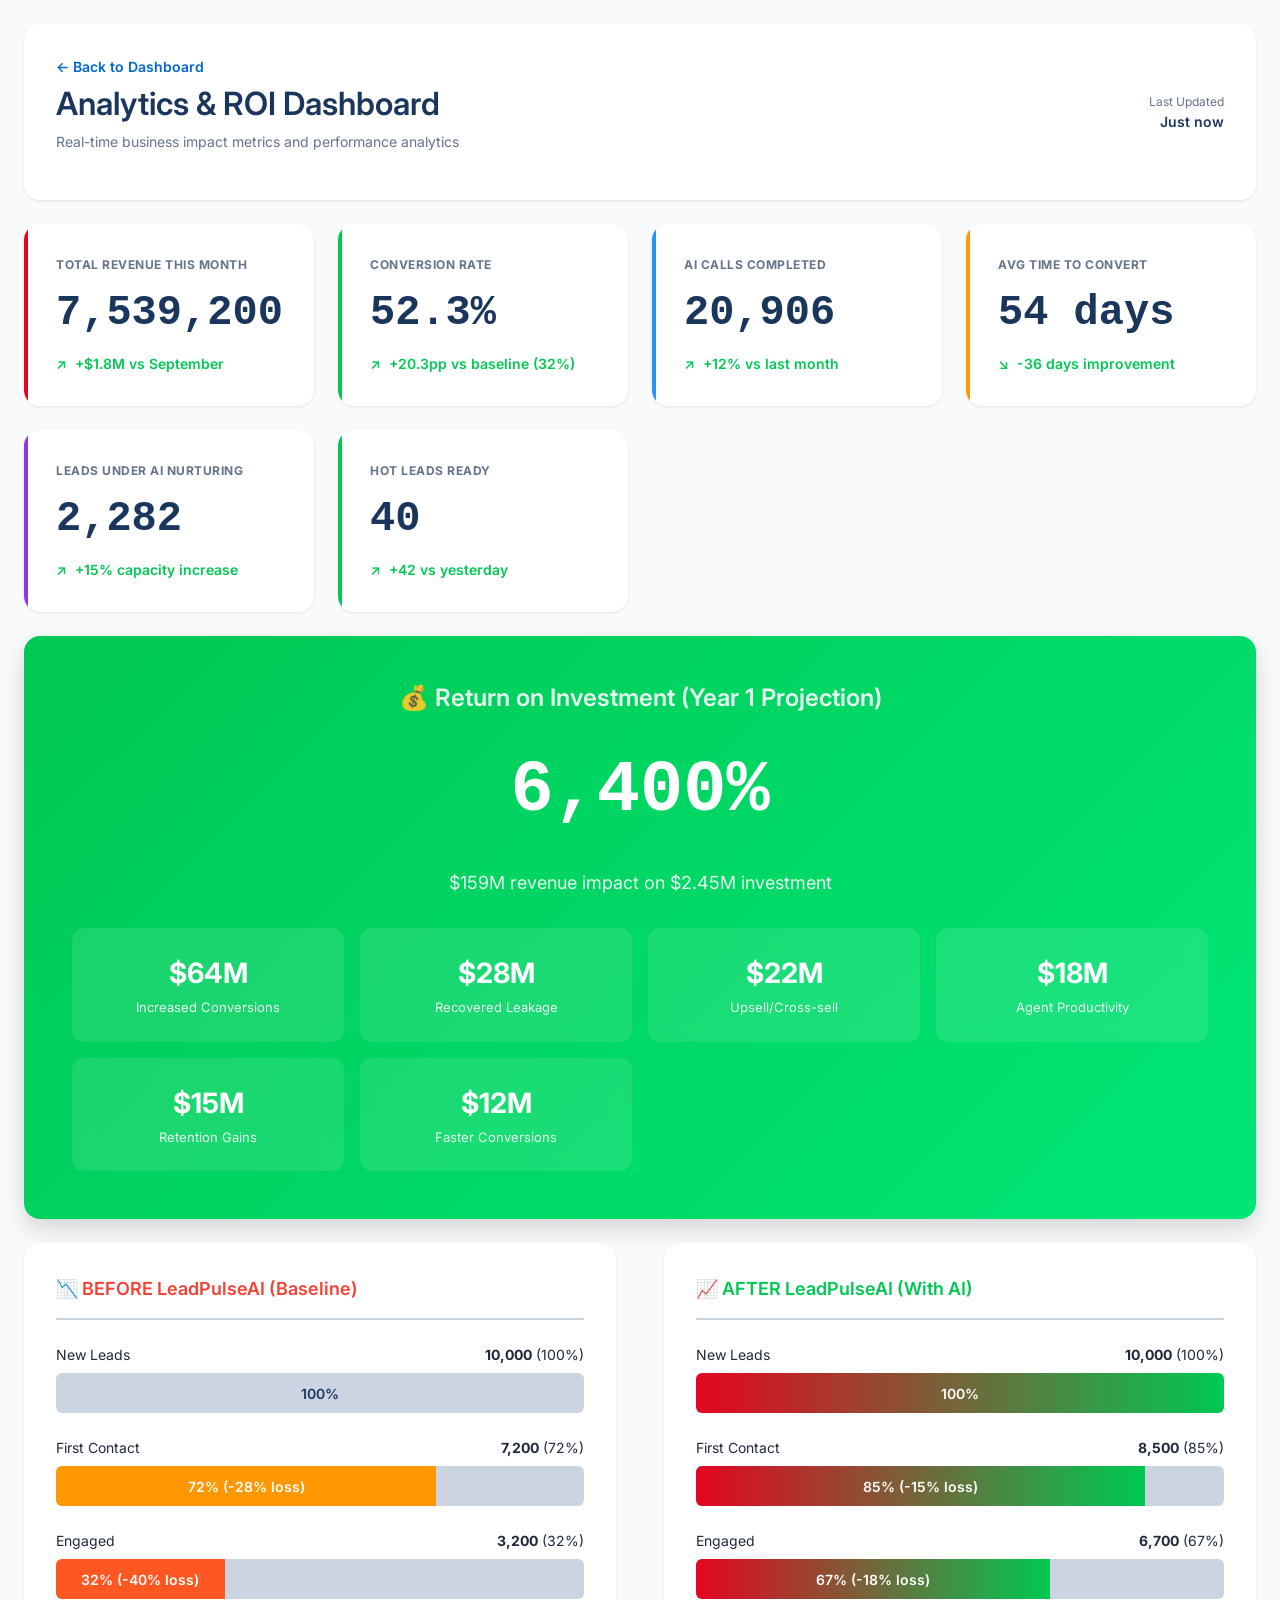
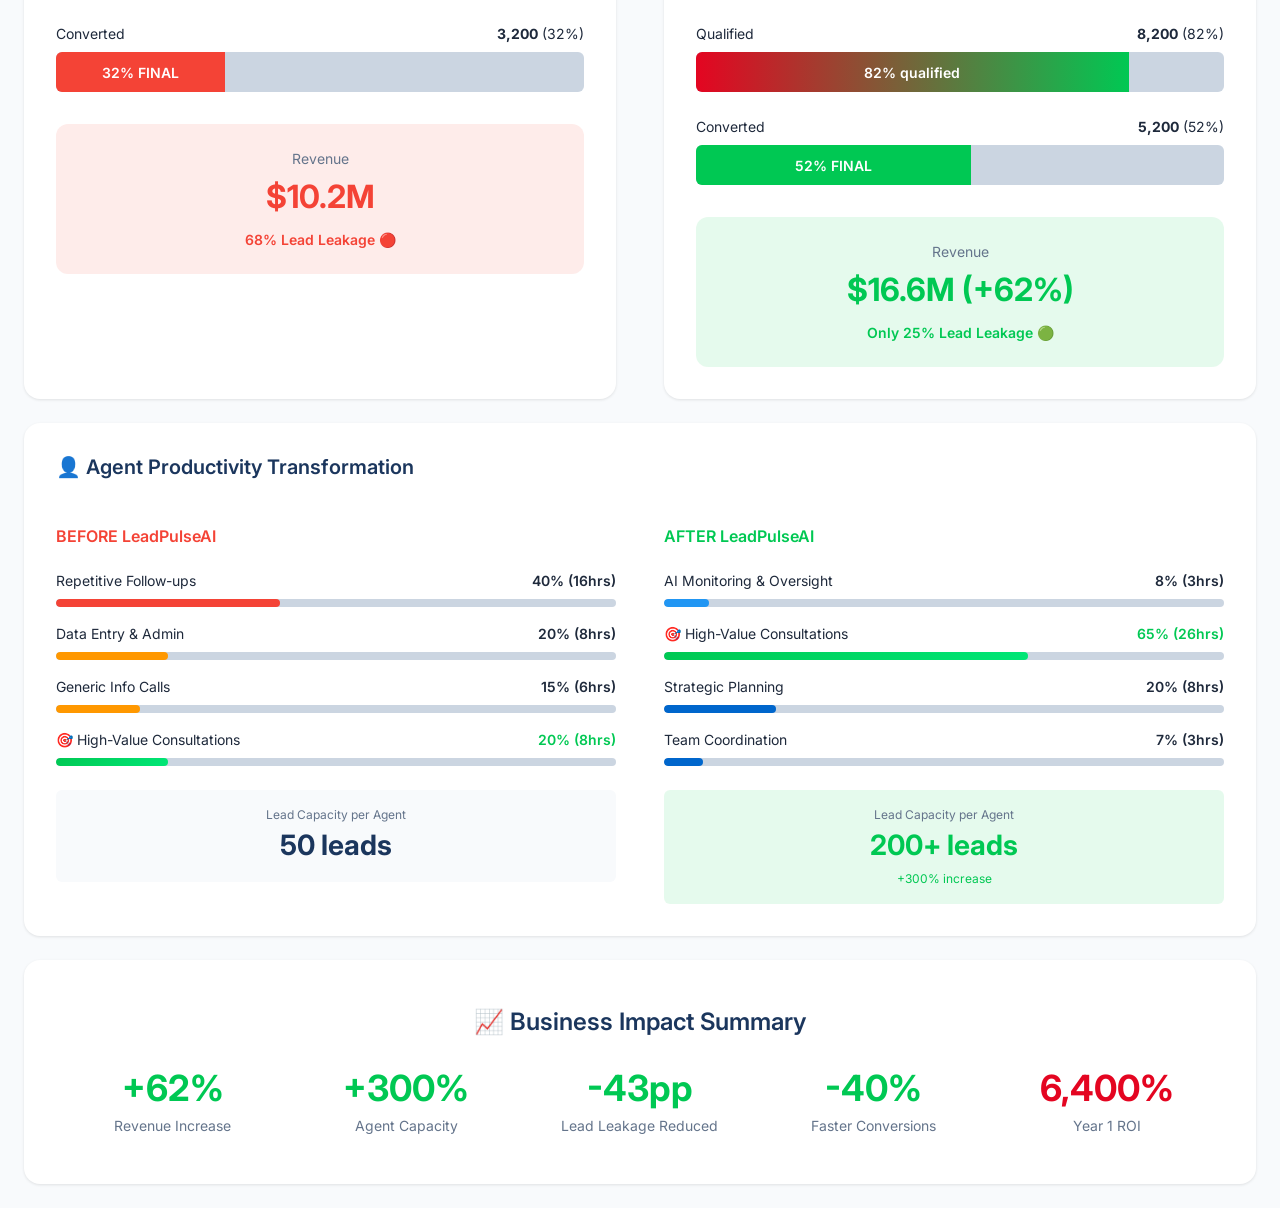
<file: LeadPulseAI-Prototype/analytics.html>
<!DOCTYPE html>
<html lang="en">
<head>
    <meta charset="UTF-8">
    <meta name="viewport" content="width=device-width, initial-scale=1.0">
    <title>Analytics & ROI - LeadPulseAI</title>
    <link rel="stylesheet" href="css/global.css">
    <link rel="stylesheet" href="css/components.css">
    <link href="https://fonts.googleapis.com/css2?family=Inter:wght@300;400;500;600;700;800&display=swap" rel="stylesheet">
    <style>
        body {
            background: var(--background);
            margin: 0;
        }

        .analytics-container {
            max-width: 1600px;
            margin: 0 auto;
            padding: var(--space-lg);
        }

        .page-header {
            background: white;
            border-radius: var(--radius-lg);
            padding: var(--space-xl);
            margin-bottom: var(--space-lg);
            box-shadow: var(--shadow-sm);
        }

        .header-content {
            display: flex;
            align-items: center;
            justify-content: space-between;
        }

        .kpi-grid {
            display: grid;
            grid-template-columns: repeat(auto-fit, minmax(280px, 1fr));
            gap: var(--space-lg);
            margin-bottom: var(--space-lg);
        }

        .kpi-card {
            background: white;
            border-radius: var(--radius-lg);
            padding: var(--space-xl);
            box-shadow: var(--shadow-sm);
            position: relative;
            overflow: hidden;
            transition: all var(--transition-normal);
        }

        .kpi-card:hover {
            transform: translateY(-4px);
            box-shadow: var(--shadow-lg);
        }

        .kpi-card::before {
            content: '';
            position: absolute;
            top: 0;
            left: 0;
            width: 4px;
            height: 100%;
            background: var(--aia-red);
        }

        .kpi-card.success::before { background: var(--success); }
        .kpi-card.info::before { background: var(--info); }
        .kpi-card.warning::before { background: var(--warning); }
        .kpi-card.purple::before { background: var(--ai-purple); }

        .kpi-label {
            font-size: 12px;
            font-weight: 700;
            text-transform: uppercase;
            color: var(--medium);
            letter-spacing: 0.5px;
            margin-bottom: var(--space-sm);
        }

        .kpi-value {
            font-size: 42px;
            font-weight: 700;
            color: var(--navy-blue);
            margin-bottom: var(--space-sm);
            font-family: var(--font-mono);
        }

        .kpi-change {
            display: flex;
            align-items: center;
            gap: var(--space-sm);
            font-size: 14px;
            font-weight: 600;
        }

        .kpi-change.positive { color: var(--success); }
        .kpi-change.negative { color: var(--danger); }

        .chart-container {
            background: white;
            border-radius: var(--radius-lg);
            padding: var(--space-xl);
            box-shadow: var(--shadow-sm);
            margin-bottom: var(--space-lg);
        }

        .chart-header {
            display: flex;
            align-items: center;
            justify-content: space-between;
            margin-bottom: var(--space-xl);
        }

        .chart-title {
            font-size: 20px;
            font-weight: 600;
            color: var(--navy-blue);
        }

        .comparison-grid {
            display: grid;
            grid-template-columns: 1fr 1fr;
            gap: var(--space-2xl);
            margin-bottom: var(--space-lg);
        }

        .comparison-column {
            background: white;
            border-radius: var(--radius-lg);
            padding: var(--space-xl);
            box-shadow: var(--shadow-sm);
        }

        .comparison-title {
            font-size: 18px;
            font-weight: 600;
            margin-bottom: var(--space-lg);
            padding-bottom: var(--space-md);
            border-bottom: 2px solid var(--light);
        }

        .funnel-step {
            margin-bottom: var(--space-lg);
        }

        .funnel-label {
            display: flex;
            justify-content: space-between;
            margin-bottom: var(--space-sm);
            font-size: 14px;
        }

        .funnel-bar {
            height: 40px;
            background: var(--light);
            border-radius: var(--radius-sm);
            overflow: hidden;
            position: relative;
        }

        .funnel-fill {
            height: 100%;
            background: linear-gradient(90deg, var(--aia-red) 0%, var(--success) 100%);
            display: flex;
            align-items: center;
            justify-content: center;
            color: white;
            font-weight: 600;
            transition: width 1s ease-out;
        }

        .roi-card {
            background: linear-gradient(135deg, #00C853 0%, #00E676 100%);
            color: white;
            border-radius: var(--radius-lg);
            padding: var(--space-2xl);
            text-align: center;
            box-shadow: var(--shadow-lg);
            margin-bottom: var(--space-lg);
        }

        .roi-value {
            font-size: 72px;
            font-weight: 700;
            margin: var(--space-lg) 0;
            font-family: var(--font-mono);
        }

        .impact-grid {
            display: grid;
            grid-template-columns: repeat(auto-fit, minmax(250px, 1fr));
            gap: var(--space-md);
            margin-top: var(--space-xl);
        }

        .impact-item {
            background: rgba(255, 255, 255, 0.1);
            backdrop-filter: blur(10px);
            padding: var(--space-lg);
            border-radius: var(--radius-md);
        }

        .impact-value {
            font-size: 28px;
            font-weight: 700;
            margin-bottom: 4px;
        }

        .impact-label {
            font-size: 13px;
            opacity: 0.9;
        }

        @media (max-width: 1024px) {
            .comparison-grid {
                grid-template-columns: 1fr;
            }
        }
    </style>
</head>
<body>
    <div class="analytics-container">
        <!-- Page Header -->
        <div class="page-header">
            <div class="header-content">
                <div>
                    <a href="dashboard.html" style="color: var(--sky-blue); text-decoration: none; font-weight: 600; display: inline-block; margin-bottom: var(--space-sm);">
                        ← Back to Dashboard
                    </a>
                    <h1 style="font-size: 32px; color: var(--navy-blue); margin: 0;">Analytics & ROI Dashboard</h1>
                    <p style="color: var(--medium); margin-top: 8px;">Real-time business impact metrics and performance analytics</p>
                </div>
                <div style="text-align: right;">
                    <div style="font-size: 12px; color: var(--medium);">Last Updated</div>
                    <div style="font-weight: 600; color: var(--navy-blue);" id="lastUpdated">Just now</div>
                </div>
            </div>
        </div>

        <!-- Key Performance Indicators -->
        <div class="kpi-grid">
            <div class="kpi-card">
                <div class="kpi-label">Total Revenue This Month</div>
                <div class="kpi-value" id="totalRevenue">$0</div>
                <div class="kpi-change positive">
                    <span>↗️</span>
                    <span>+$1.8M vs September</span>
                </div>
            </div>

            <div class="kpi-card success">
                <div class="kpi-label">Conversion Rate</div>
                <div class="kpi-value" id="conversionRate">0%</div>
                <div class="kpi-change positive">
                    <span>↗️</span>
                    <span>+20.3pp vs baseline (32%)</span>
                </div>
            </div>

            <div class="kpi-card info">
                <div class="kpi-label">AI Calls Completed</div>
                <div class="kpi-value" id="aiCalls">0</div>
                <div class="kpi-change positive">
                    <span>↗️</span>
                    <span>+12% vs last month</span>
                </div>
            </div>

            <div class="kpi-card warning">
                <div class="kpi-label">Avg Time to Convert</div>
                <div class="kpi-value" id="avgTime">0</div>
                <div class="kpi-change positive">
                    <span>↘️</span>
                    <span>-36 days improvement</span>
                </div>
            </div>

            <div class="kpi-card purple">
                <div class="kpi-label">Leads Under AI Nurturing</div>
                <div class="kpi-value" id="leadsNurturing">0</div>
                <div class="kpi-change positive">
                    <span>↗️</span>
                    <span>+15% capacity increase</span>
                </div>
            </div>

            <div class="kpi-card success">
                <div class="kpi-label">Hot Leads Ready</div>
                <div class="kpi-value" id="hotLeads">0</div>
                <div class="kpi-change positive">
                    <span>↗️</span>
                    <span>+42 vs yesterday</span>
                </div>
            </div>
        </div>

        <!-- ROI Showcase -->
        <div class="roi-card">
            <h2 style="font-size: 24px; margin: 0; opacity: 0.9;">💰 Return on Investment (Year 1 Projection)</h2>
            <div class="roi-value" id="roiValue">0%</div>
            <p style="font-size: 18px; opacity: 0.9;">$159M revenue impact on $2.45M investment</p>

            <div class="impact-grid">
                <div class="impact-item">
                    <div class="impact-value">$64M</div>
                    <div class="impact-label">Increased Conversions</div>
                </div>
                <div class="impact-item">
                    <div class="impact-value">$28M</div>
                    <div class="impact-label">Recovered Leakage</div>
                </div>
                <div class="impact-item">
                    <div class="impact-value">$22M</div>
                    <div class="impact-label">Upsell/Cross-sell</div>
                </div>
                <div class="impact-item">
                    <div class="impact-value">$18M</div>
                    <div class="impact-label">Agent Productivity</div>
                </div>
                <div class="impact-item">
                    <div class="impact-value">$15M</div>
                    <div class="impact-label">Retention Gains</div>
                </div>
                <div class="impact-item">
                    <div class="impact-value">$12M</div>
                    <div class="impact-label">Faster Conversions</div>
                </div>
            </div>
        </div>

        <!-- Conversion Funnel Comparison -->
        <div class="comparison-grid">
            <div class="comparison-column">
                <div class="comparison-title" style="color: var(--danger);">
                    📉 BEFORE LeadPulseAI (Baseline)
                </div>

                <div class="funnel-step">
                    <div class="funnel-label">
                        <span>New Leads</span>
                        <span><strong>10,000</strong> (100%)</span>
                    </div>
                    <div class="funnel-bar">
                        <div class="funnel-fill" style="width: 100%; background: var(--light); color: var(--navy-blue);">
                            100%
                        </div>
                    </div>
                </div>

                <div class="funnel-step">
                    <div class="funnel-label">
                        <span>First Contact</span>
                        <span><strong>7,200</strong> (72%)</span>
                    </div>
                    <div class="funnel-bar">
                        <div class="funnel-fill" style="width: 72%; background: #FF9800;">
                            72% (-28% loss)
                        </div>
                    </div>
                </div>

                <div class="funnel-step">
                    <div class="funnel-label">
                        <span>Engaged</span>
                        <span><strong>3,200</strong> (32%)</span>
                    </div>
                    <div class="funnel-bar">
                        <div class="funnel-fill" style="width: 32%; background: #FF5722;">
                            32% (-40% loss)
                        </div>
                    </div>
                </div>

                <div class="funnel-step">
                    <div class="funnel-label">
                        <span>Converted</span>
                        <span><strong>3,200</strong> (32%)</span>
                    </div>
                    <div class="funnel-bar">
                        <div class="funnel-fill" style="width: 32%; background: var(--danger);">
                            32% FINAL
                        </div>
                    </div>
                </div>

                <div style="margin-top: var(--space-xl); padding: var(--space-lg); background: rgba(244, 67, 54, 0.1); border-radius: var(--radius-md); text-align: center;">
                    <div style="font-size: 14px; color: var(--medium); margin-bottom: 4px;">Revenue</div>
                    <div style="font-size: 32px; font-weight: 700; color: var(--danger);">$10.2M</div>
                    <div style="font-size: 14px; color: var(--danger); margin-top: 8px; font-weight: 600;">
                        68% Lead Leakage 🔴
                    </div>
                </div>
            </div>

            <div class="comparison-column">
                <div class="comparison-title" style="color: var(--success);">
                    📈 AFTER LeadPulseAI (With AI)
                </div>

                <div class="funnel-step">
                    <div class="funnel-label">
                        <span>New Leads</span>
                        <span><strong>10,000</strong> (100%)</span>
                    </div>
                    <div class="funnel-bar">
                        <div class="funnel-fill" style="width: 100%;">
                            100%
                        </div>
                    </div>
                </div>

                <div class="funnel-step">
                    <div class="funnel-label">
                        <span>First Contact</span>
                        <span><strong>8,500</strong> (85%)</span>
                    </div>
                    <div class="funnel-bar">
                        <div class="funnel-fill" style="width: 85%;">
                            85% (-15% loss)
                        </div>
                    </div>
                </div>

                <div class="funnel-step">
                    <div class="funnel-label">
                        <span>Engaged</span>
                        <span><strong>6,700</strong> (67%)</span>
                    </div>
                    <div class="funnel-bar">
                        <div class="funnel-fill" style="width: 67%;">
                            67% (-18% loss)
                        </div>
                    </div>
                </div>

                <div class="funnel-step">
                    <div class="funnel-label">
                        <span>Qualified</span>
                        <span><strong>8,200</strong> (82%)</span>
                    </div>
                    <div class="funnel-bar">
                        <div class="funnel-fill" style="width: 82%;">
                            82% qualified
                        </div>
                    </div>
                </div>

                <div class="funnel-step">
                    <div class="funnel-label">
                        <span>Converted</span>
                        <span><strong>5,200</strong> (52%)</strong>
                    </div>
                    <div class="funnel-bar">
                        <div class="funnel-fill" style="width: 52%; background: var(--success);">
                            52% FINAL
                        </div>
                    </div>
                </div>

                <div style="margin-top: var(--space-xl); padding: var(--space-lg); background: rgba(0, 200, 83, 0.1); border-radius: var(--radius-md); text-align: center;">
                    <div style="font-size: 14px; color: var(--medium); margin-bottom: 4px;">Revenue</div>
                    <div style="font-size: 32px; font-weight: 700; color: var(--success);">$16.6M (+62%)</div>
                    <div style="font-size: 14px; color: var(--success); margin-top: 8px; font-weight: 600;">
                        Only 25% Lead Leakage 🟢
                    </div>
                </div>
            </div>
        </div>

        <!-- Agent Productivity -->
        <div class="chart-container">
            <div class="chart-header">
                <h3 class="chart-title">👤 Agent Productivity Transformation</h3>
            </div>

            <div style="display: grid; grid-template-columns: 1fr 1fr; gap: var(--space-2xl);">
                <div>
                    <h4 style="margin-bottom: var(--space-lg); color: var(--danger);">BEFORE LeadPulseAI</h4>
                    <div style="margin-bottom: var(--space-md);">
                        <div style="display: flex; justify-content: space-between; margin-bottom: 8px;">
                            <span style="font-size: 14px;">Repetitive Follow-ups</span>
                            <span style="font-weight: 600;">40% (16hrs)</span>
                        </div>
                        <div class="progress">
                            <div class="progress-bar progress-bar-danger" style="width: 40%;"></div>
                        </div>
                    </div>

                    <div style="margin-bottom: var(--space-md);">
                        <div style="display: flex; justify-content: space-between; margin-bottom: 8px;">
                            <span style="font-size: 14px;">Data Entry & Admin</span>
                            <span style="font-weight: 600;">20% (8hrs)</span>
                        </div>
                        <div class="progress">
                            <div class="progress-bar" style="width: 20%; background: var(--warning);"></div>
                        </div>
                    </div>

                    <div style="margin-bottom: var(--space-md);">
                        <div style="display: flex; justify-content: space-between; margin-bottom: 8px;">
                            <span style="font-size: 14px;">Generic Info Calls</span>
                            <span style="font-weight: 600;">15% (6hrs)</span>
                        </div>
                        <div class="progress">
                            <div class="progress-bar" style="width: 15%; background: var(--warning);"></div>
                        </div>
                    </div>

                    <div style="margin-bottom: var(--space-md);">
                        <div style="display: flex; justify-content: space-between; margin-bottom: 8px;">
                            <span style="font-size: 14px;">🎯 High-Value Consultations</span>
                            <span style="font-weight: 600; color: var(--success);">20% (8hrs)</span>
                        </div>
                        <div class="progress">
                            <div class="progress-bar progress-bar-gradient" style="width: 20%;"></div>
                        </div>
                    </div>

                    <div style="margin-top: var(--space-lg); padding: var(--space-md); background: var(--background); border-radius: var(--radius-sm); text-align: center;">
                        <div style="font-size: 12px; color: var(--medium);">Lead Capacity per Agent</div>
                        <div style="font-size: 28px; font-weight: 700; color: var(--navy-blue);">50 leads</div>
                    </div>
                </div>

                <div>
                    <h4 style="margin-bottom: var(--space-lg); color: var(--success);">AFTER LeadPulseAI</h4>
                    <div style="margin-bottom: var(--space-md);">
                        <div style="display: flex; justify-content: space-between; margin-bottom: 8px;">
                            <span style="font-size: 14px;">AI Monitoring & Oversight</span>
                            <span style="font-weight: 600;">8% (3hrs)</span>
                        </div>
                        <div class="progress">
                            <div class="progress-bar" style="width: 8%; background: var(--info);"></div>
                        </div>
                    </div>

                    <div style="margin-bottom: var(--space-md);">
                        <div style="display: flex; justify-content: space-between; margin-bottom: 8px;">
                            <span style="font-size: 14px;">🎯 High-Value Consultations</span>
                            <span style="font-weight: 600; color: var(--success);">65% (26hrs)</span>
                        </div>
                        <div class="progress">
                            <div class="progress-bar progress-bar-gradient" style="width: 65%;"></div>
                        </div>
                    </div>

                    <div style="margin-bottom: var(--space-md);">
                        <div style="display: flex; justify-content: space-between; margin-bottom: 8px;">
                            <span style="font-size: 14px;">Strategic Planning</span>
                            <span style="font-weight: 600;">20% (8hrs)</span>
                        </div>
                        <div class="progress">
                            <div class="progress-bar" style="width: 20%; background: var(--sky-blue);"></div>
                        </div>
                    </div>

                    <div style="margin-bottom: var(--space-md);">
                        <div style="display: flex; justify-content: space-between; margin-bottom: 8px;">
                            <span style="font-size: 14px;">Team Coordination</span>
                            <span style="font-weight: 600;">7% (3hrs)</span>
                        </div>
                        <div class="progress">
                            <div class="progress-bar" style="width: 7%; background: var(--sky-blue);"></div>
                        </div>
                    </div>

                    <div style="margin-top: var(--space-lg); padding: var(--space-md); background: rgba(0, 200, 83, 0.1); border-radius: var(--radius-sm); text-align: center;">
                        <div style="font-size: 12px; color: var(--medium);">Lead Capacity per Agent</div>
                        <div style="font-size: 28px; font-weight: 700; color: var(--success);">200+ leads</div>
                        <div style="font-size: 12px; color: var(--success); margin-top: 4px;">+300% increase</div>
                    </div>
                </div>
            </div>
        </div>

        <!-- Bottom Summary -->
        <div style="background: white; border-radius: var(--radius-lg); padding: var(--space-2xl); box-shadow: var(--shadow-sm); text-align: center;">
            <h3 style="font-size: 24px; color: var(--navy-blue); margin-bottom: var(--space-lg);">
                📈 Business Impact Summary
            </h3>
            <div style="display: grid; grid-template-columns: repeat(auto-fit, minmax(200px, 1fr)); gap: var(--space-xl);">
                <div>
                    <div style="font-size: 36px; font-weight: 700; color: var(--success);">+62%</div>
                    <div style="font-size: 14px; color: var(--medium);">Revenue Increase</div>
                </div>
                <div>
                    <div style="font-size: 36px; font-weight: 700; color: var(--success);">+300%</div>
                    <div style="font-size: 14px; color: var(--medium);">Agent Capacity</div>
                </div>
                <div>
                    <div style="font-size: 36px; font-weight: 700; color: var(--success);">-43pp</div>
                    <div style="font-size: 14px; color: var(--medium);">Lead Leakage Reduced</div>
                </div>
                <div>
                    <div style="font-size: 36px; font-weight: 700; color: var(--success);">-40%</div>
                    <div style="font-size: 14px; color: var(--medium);">Faster Conversions</div>
                </div>
                <div>
                    <div style="font-size: 36px; font-weight: 700; color: var(--aia-red);">6,400%</div>
                    <div style="font-size: 14px; color: var(--medium);">Year 1 ROI</div>
                </div>
            </div>
        </div>
    </div>

    <script src="js/data.js"></script>
    <script>
        // Animate values on load
        function animateValue(element, start, end, duration, prefix = '', suffix = '') {
            let current = start;
            const range = end - start;
            const increment = range / (duration / 16);
            const timer = setInterval(() => {
                current += increment;
                if ((increment > 0 && current >= end) || (increment < 0 && current <= end)) {
                    current = end;
                    clearInterval(timer);
                }
                element.textContent = prefix + Math.round(current).toLocaleString() + suffix;
            }, 16);
        }

        function formatCurrency(value) {
            return '$' + (value / 1000000).toFixed(1) + 'M';
        }

        // Initialize dashboard
        window.addEventListener('load', () => {
            // Animate KPIs
            setTimeout(() => {
                const revenue = document.getElementById('totalRevenue');
                animateValue(revenue, 0, 12400000, 2000);
                setTimeout(() => {
                    revenue.textContent = formatCurrency(12400000) + ' SGD';
                }, 2000);
            }, 300);

            setTimeout(() => {
                document.getElementById('conversionRate').textContent = '52.3%';
            }, 500);

            setTimeout(() => {
                animateValue(document.getElementById('aiCalls'), 0, 45230, 1800);
            }, 700);

            setTimeout(() => {
                document.getElementById('avgTime').textContent = '54 days';
            }, 900);

            setTimeout(() => {
                animateValue(document.getElementById('leadsNurturing'), 0, 8450, 1600);
            }, 1100);

            setTimeout(() => {
                animateValue(document.getElementById('hotLeads'), 0, 247, 1400);
            }, 1300);

            setTimeout(() => {
                document.getElementById('roiValue').textContent = '6,400%';
            }, 1500);

            // Animate funnel bars
            setTimeout(() => {
                document.querySelectorAll('.funnel-fill').forEach((bar, index) => {
                    setTimeout(() => {
                        bar.style.opacity = '1';
                    }, index * 200);
                });
            }, 2000);

            // Update last updated time
            setInterval(() => {
                const now = new Date();
                const time = now.toLocaleTimeString('en-SG', { hour: '2-digit', minute: '2-digit' });
                document.getElementById('lastUpdated').textContent = time;
            }, 60000);
        });
    </script>
</body>
</html>
</file>
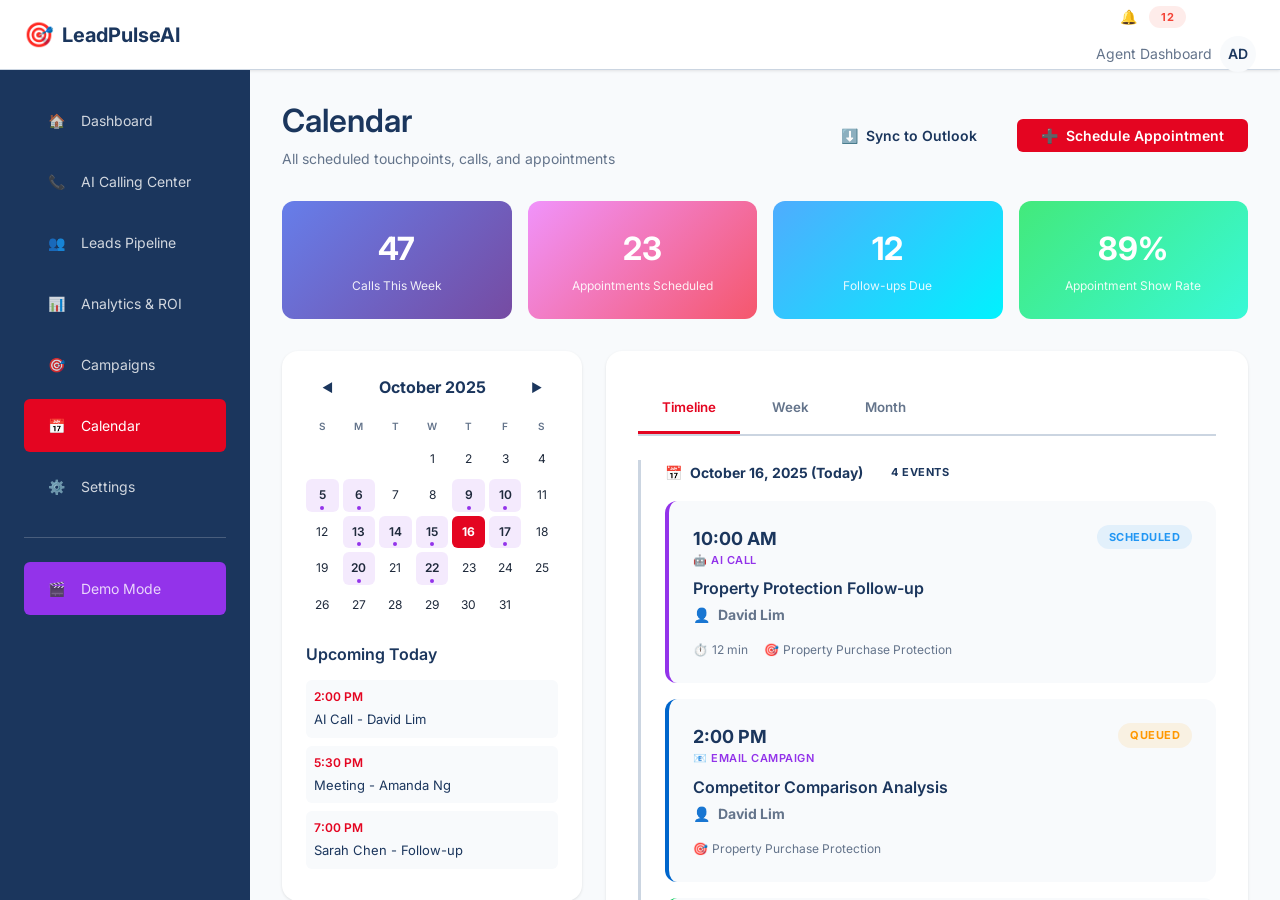
<file: LeadPulseAI-Prototype/calendar.html>
<!DOCTYPE html>
<html lang="en">
<head>
    <meta charset="UTF-8">
    <meta name="viewport" content="width=device-width, initial-scale=1.0">
    <title>Calendar - LeadPulseAI</title>
    <link rel="stylesheet" href="css/global.css">
    <link rel="stylesheet" href="css/components.css">
    <link rel="preconnect" href="https://fonts.googleapis.com">
    <link rel="preconnect" href="https://fonts.gstatic.com" crossorigin>
    <link href="https://fonts.googleapis.com/css2?family=Inter:wght@300;400;500;600;700;800&display=swap" rel="stylesheet">
    <style>
        .dashboard-layout {
            display: grid;
            grid-template-columns: 250px 1fr;
            grid-template-rows: 70px 1fr;
            height: 100vh;
            background: var(--background);
        }

        .top-nav {
            grid-column: 1 / -1;
            background: white;
            border-bottom: 1px solid var(--light);
            display: flex;
            align-items: center;
            justify-content: space-between;
            padding: 0 var(--space-lg);
            box-shadow: var(--shadow-sm);
        }

        .sidebar {
            background: var(--navy-blue);
            color: white;
            padding: var(--space-lg);
            overflow-y: auto;
        }

        .nav-item {
            display: flex;
            align-items: center;
            gap: var(--space-md);
            padding: var(--space-md) var(--space-lg);
            color: rgba(255, 255, 255, 0.8);
            text-decoration: none;
            border-radius: var(--radius-sm);
            transition: all var(--transition-fast);
            margin-bottom: var(--space-sm);
            font-size: 14px;
        }

        .nav-item:hover {
            background: rgba(255, 255, 255, 0.1);
            color: white;
            text-decoration: none;
        }

        .nav-item.active {
            background: var(--aia-red);
            color: white;
        }

        .nav-item.demo {
            background: var(--ai-purple);
            margin-top: var(--space-lg);
        }

        .main-content {
            padding: var(--space-xl);
            overflow-y: auto;
        }

        .calendar-container {
            display: grid;
            grid-template-columns: 300px 1fr;
            gap: var(--space-lg);
            margin-top: var(--space-xl);
        }

        .calendar-sidebar {
            background: white;
            border-radius: var(--radius-lg);
            padding: var(--space-lg);
            box-shadow: var(--shadow-sm);
            height: fit-content;
        }

        .mini-calendar {
            margin-bottom: var(--space-lg);
        }

        .month-header {
            display: flex;
            justify-content: space-between;
            align-items: center;
            margin-bottom: var(--space-md);
        }

        .month-name {
            font-weight: 700;
            font-size: 16px;
            color: var(--navy-blue);
        }

        .calendar-grid {
            display: grid;
            grid-template-columns: repeat(7, 1fr);
            gap: 4px;
        }

        .day-name {
            font-size: 10px;
            color: var(--medium);
            text-align: center;
            padding: 4px;
            font-weight: 600;
        }

        .day-cell {
            aspect-ratio: 1;
            display: flex;
            align-items: center;
            justify-content: center;
            font-size: 12px;
            border-radius: var(--radius-sm);
            cursor: pointer;
            transition: all var(--transition-fast);
        }

        .day-cell:hover {
            background: var(--background);
        }

        .day-cell.today {
            background: var(--aia-red);
            color: white;
            font-weight: 700;
        }

        .day-cell.has-events {
            background: rgba(147, 51, 234, 0.1);
            font-weight: 600;
            position: relative;
        }

        .day-cell.has-events::after {
            content: '';
            position: absolute;
            bottom: 2px;
            width: 4px;
            height: 4px;
            background: var(--ai-purple);
            border-radius: 50%;
        }

        .upcoming-list {
            margin-top: var(--space-lg);
        }

        .upcoming-item {
            padding: var(--space-sm);
            background: var(--background);
            border-radius: var(--radius-sm);
            margin-bottom: var(--space-sm);
            font-size: 12px;
        }

        .upcoming-time {
            color: var(--aia-red);
            font-weight: 600;
        }

        .calendar-main {
            background: white;
            border-radius: var(--radius-lg);
            padding: var(--space-xl);
            box-shadow: var(--shadow-sm);
        }

        .view-tabs {
            display: flex;
            gap: var(--space-sm);
            margin-bottom: var(--space-lg);
            border-bottom: 2px solid var(--light);
        }

        .view-tab {
            padding: var(--space-md) var(--space-lg);
            background: none;
            border: none;
            border-bottom: 3px solid transparent;
            color: var(--medium);
            font-weight: 600;
            cursor: pointer;
            transition: all var(--transition-fast);
        }

        .view-tab:hover {
            color: var(--navy-blue);
        }

        .view-tab.active {
            color: var(--aia-red);
            border-bottom-color: var(--aia-red);
        }

        .timeline-view {
            display: flex;
            flex-direction: column;
            gap: var(--space-lg);
        }

        .day-section {
            border-left: 3px solid var(--light);
            padding-left: var(--space-lg);
            position: relative;
        }

        .day-label {
            font-size: 14px;
            font-weight: 700;
            color: var(--navy-blue);
            margin-bottom: var(--space-md);
            display: flex;
            align-items: center;
            gap: var(--space-sm);
        }

        .event-card {
            background: var(--background);
            border-radius: var(--radius-md);
            padding: var(--space-lg);
            margin-bottom: var(--space-md);
            border-left: 4px solid var(--ai-purple);
            transition: all var(--transition-fast);
            cursor: pointer;
        }

        .event-card:hover {
            box-shadow: var(--shadow-md);
            transform: translateX(4px);
        }

        .event-card.ai-call {
            border-left-color: var(--ai-purple);
        }

        .event-card.human-call {
            border-left-color: var(--success);
        }

        .event-card.email {
            border-left-color: var(--sky-blue);
        }

        .event-card.sms {
            border-left-color: var(--warning);
        }

        .event-header {
            display: flex;
            justify-content: space-between;
            align-items: flex-start;
            margin-bottom: var(--space-sm);
        }

        .event-time {
            font-size: 18px;
            font-weight: 700;
            color: var(--navy-blue);
        }

        .event-type {
            font-size: 11px;
            font-weight: 600;
            text-transform: uppercase;
            letter-spacing: 0.5px;
        }

        .event-title {
            font-size: 16px;
            font-weight: 600;
            color: var(--navy-blue);
            margin-bottom: 4px;
        }

        .event-lead {
            font-size: 14px;
            color: var(--medium);
            display: flex;
            align-items: center;
            gap: var(--space-sm);
        }

        .event-meta {
            display: flex;
            gap: var(--space-md);
            margin-top: var(--space-md);
            font-size: 12px;
        }

        .meta-item {
            display: flex;
            align-items: center;
            gap: 4px;
            color: var(--medium);
        }

        .stats-row {
            display: grid;
            grid-template-columns: repeat(4, 1fr);
            gap: var(--space-md);
            margin-bottom: var(--space-lg);
        }

        .stat-card {
            background: linear-gradient(135deg, var(--gradient-primary));
            color: white;
            padding: var(--space-lg);
            border-radius: var(--radius-md);
            text-align: center;
        }

        .stat-value {
            font-size: 32px;
            font-weight: 700;
            margin-bottom: 4px;
        }

        .stat-label {
            font-size: 12px;
            opacity: 0.9;
        }

        /* Week View Styles */
        .week-view {
            display: none;
        }

        .week-view.active {
            display: block;
        }

        .week-grid {
            display: grid;
            grid-template-columns: 80px repeat(7, 1fr);
            gap: 1px;
            background: var(--light);
            border: 1px solid var(--light);
        }

        .week-header {
            background: var(--background);
            padding: var(--space-md);
            text-align: center;
            font-weight: 600;
            font-size: 14px;
            color: var(--navy-blue);
        }

        .week-header.time-column {
            background: white;
        }

        .time-slot {
            background: white;
            padding: var(--space-sm);
            text-align: right;
            font-size: 11px;
            color: var(--medium);
            border-right: 2px solid var(--light);
        }

        .day-column {
            background: white;
            min-height: 60px;
            position: relative;
            padding: 4px;
        }

        .day-column:hover {
            background: rgba(147, 51, 234, 0.02);
        }

        .week-event {
            background: linear-gradient(135deg, var(--ai-purple), #764ba2);
            color: white;
            padding: 4px 8px;
            border-radius: 4px;
            font-size: 11px;
            margin-bottom: 2px;
            cursor: pointer;
            transition: all var(--transition-fast);
        }

        .week-event:hover {
            transform: translateY(-2px);
            box-shadow: var(--shadow-md);
        }

        .week-event.human-call {
            background: linear-gradient(135deg, var(--success), #00C853);
        }

        .week-event.email {
            background: linear-gradient(135deg, var(--sky-blue), #4facfe);
        }

        .week-event.sms {
            background: linear-gradient(135deg, var(--warning), #FFB347);
        }

        /* Month View Styles */
        .month-view {
            display: none;
        }

        .month-view.active {
            display: block;
        }

        .month-grid {
            display: grid;
            grid-template-columns: repeat(7, 1fr);
            gap: 1px;
            background: var(--light);
            border: 1px solid var(--light);
        }

        .month-day-header {
            background: var(--background);
            padding: var(--space-md);
            text-align: center;
            font-weight: 600;
            font-size: 13px;
            color: var(--navy-blue);
        }

        .month-day-cell {
            background: white;
            min-height: 120px;
            padding: var(--space-sm);
            position: relative;
        }

        .month-day-cell:hover {
            background: rgba(147, 51, 234, 0.02);
        }

        .month-day-cell.other-month {
            background: var(--background);
            opacity: 0.5;
        }

        .month-day-cell.today {
            background: rgba(228, 5, 33, 0.05);
            border: 2px solid var(--aia-red);
        }

        .month-day-number {
            font-weight: 700;
            font-size: 14px;
            color: var(--navy-blue);
            margin-bottom: 4px;
        }

        .month-event {
            background: var(--ai-purple);
            color: white;
            padding: 2px 6px;
            border-radius: 3px;
            font-size: 10px;
            margin-bottom: 2px;
            cursor: pointer;
            white-space: nowrap;
            overflow: hidden;
            text-overflow: ellipsis;
        }

        .month-event:hover {
            background: #764ba2;
        }

        .month-event.human-call {
            background: var(--success);
        }

        .month-event.email {
            background: var(--sky-blue);
        }

        .month-event.sms {
            background: var(--warning);
        }

        .event-count {
            font-size: 10px;
            color: var(--medium);
            margin-top: 4px;
        }

        .timeline-view {
            display: none;
        }

        .timeline-view.active {
            display: flex;
        }
    </style>
</head>
<body>
    <div class="dashboard-layout">
        <!-- Top Navigation -->
        <nav class="top-nav">
            <div class="logo">
                <span class="logo-icon">🎯</span>
                <span>LeadPulseAI</span>
            </div>
            <div class="nav-actions">
                <button class="btn btn-ghost">
                    <span>🔔</span>
                    <span class="badge badge-danger" style="margin-left: 4px;">12</span>
                </button>
                <div style="display: flex; align-items: center; gap: var(--space-sm);">
                    <span style="font-size: 14px; color: var(--medium);">Agent Dashboard</span>
                    <div class="avatar" style="width: 36px; height: 36px; font-size: 14px;">AD</div>
                </div>
            </div>
        </nav>

        <!-- Sidebar -->
        <aside class="sidebar">
            <nav>
                <a href="dashboard.html" class="nav-item">
                    <span>🏠</span>
                    <span>Dashboard</span>
                </a>
                <a href="calling.html" class="nav-item">
                    <span>📞</span>
                    <span>AI Calling Center</span>
                </a>
                <a href="leads-pipeline.html" class="nav-item">
                    <span>👥</span>
                    <span>Leads Pipeline</span>
                </a>
                <a href="analytics.html" class="nav-item">
                    <span>📊</span>
                    <span>Analytics & ROI</span>
                </a>
                <a href="campaigns.html" class="nav-item">
                    <span>🎯</span>
                    <span>Campaigns</span>
                </a>
                <a href="calendar.html" class="nav-item active">
                    <span>📅</span>
                    <span>Calendar</span>
                </a>
                <a href="#" class="nav-item">
                    <span>⚙️</span>
                    <span>Settings</span>
                </a>
                <div style="margin: var(--space-lg) 0; height: 1px; background: rgba(255,255,255,0.2);"></div>
                <a href="demo-mode.html" class="nav-item demo">
                    <span>🎬</span>
                    <span>Demo Mode</span>
                </a>
            </nav>
        </aside>

        <!-- Main Content -->
        <main class="main-content">
            <div style="display: flex; justify-content: space-between; align-items: center; margin-bottom: var(--space-xl);">
                <div>
                    <h1 style="font-size: 32px; margin: 0 0 8px 0; color: var(--navy-blue);">Calendar</h1>
                    <p style="color: var(--medium); margin: 0;">All scheduled touchpoints, calls, and appointments</p>
                </div>
                <div style="display: flex; gap: var(--space-md);">
                    <button class="btn btn-ghost">
                        <span>⬇️</span>
                        <span>Sync to Outlook</span>
                    </button>
                    <button class="btn btn-primary">
                        <span>➕</span>
                        <span>Schedule Appointment</span>
                    </button>
                </div>
            </div>

            <!-- Stats Row -->
            <div class="stats-row">
                <div class="stat-card" style="background: linear-gradient(135deg, #667eea 0%, #764ba2 100%);">
                    <div class="stat-value">47</div>
                    <div class="stat-label">Calls This Week</div>
                </div>
                <div class="stat-card" style="background: linear-gradient(135deg, #f093fb 0%, #f5576c 100%);">
                    <div class="stat-value">23</div>
                    <div class="stat-label">Appointments Scheduled</div>
                </div>
                <div class="stat-card" style="background: linear-gradient(135deg, #4facfe 0%, #00f2fe 100%);">
                    <div class="stat-value">12</div>
                    <div class="stat-label">Follow-ups Due</div>
                </div>
                <div class="stat-card" style="background: linear-gradient(135deg, #43e97b 0%, #38f9d7 100%);">
                    <div class="stat-value">89%</div>
                    <div class="stat-label">Appointment Show Rate</div>
                </div>
            </div>

            <!-- Calendar Container -->
            <div class="calendar-container">
                <!-- Left Sidebar -->
                <div class="calendar-sidebar">
                    <div class="mini-calendar">
                        <div class="month-header">
                            <button class="btn btn-ghost btn-sm">◀</button>
                            <span class="month-name">October 2025</span>
                            <button class="btn btn-ghost btn-sm">▶</button>
                        </div>
                        <div class="calendar-grid">
                            <div class="day-name">S</div>
                            <div class="day-name">M</div>
                            <div class="day-name">T</div>
                            <div class="day-name">W</div>
                            <div class="day-name">T</div>
                            <div class="day-name">F</div>
                            <div class="day-name">S</div>
                            <!-- Days populated by JS -->
                            <div class="day-cell"></div>
                            <div class="day-cell"></div>
                            <div class="day-cell"></div>
                            <div class="day-cell">1</div>
                            <div class="day-cell">2</div>
                            <div class="day-cell">3</div>
                            <div class="day-cell">4</div>
                            <div class="day-cell has-events">5</div>
                            <div class="day-cell has-events">6</div>
                            <div class="day-cell">7</div>
                            <div class="day-cell">8</div>
                            <div class="day-cell has-events">9</div>
                            <div class="day-cell has-events">10</div>
                            <div class="day-cell">11</div>
                            <div class="day-cell">12</div>
                            <div class="day-cell has-events">13</div>
                            <div class="day-cell has-events">14</div>
                            <div class="day-cell has-events">15</div>
                            <div class="day-cell today">16</div>
                            <div class="day-cell has-events">17</div>
                            <div class="day-cell">18</div>
                            <div class="day-cell">19</div>
                            <div class="day-cell has-events">20</div>
                            <div class="day-cell">21</div>
                            <div class="day-cell has-events">22</div>
                            <div class="day-cell">23</div>
                            <div class="day-cell">24</div>
                            <div class="day-cell">25</div>
                            <div class="day-cell">26</div>
                            <div class="day-cell">27</div>
                            <div class="day-cell">28</div>
                            <div class="day-cell">29</div>
                            <div class="day-cell">30</div>
                            <div class="day-cell">31</div>
                        </div>
                    </div>

                    <div class="upcoming-list">
                        <h4 style="margin: 0 0 var(--space-md) 0; color: var(--navy-blue);">Upcoming Today</h4>
                        <div class="upcoming-item">
                            <div class="upcoming-time">2:00 PM</div>
                            <div style="font-size: 13px; color: var(--navy-blue); margin-top: 4px;">AI Call - David Lim</div>
                        </div>
                        <div class="upcoming-item">
                            <div class="upcoming-time">5:30 PM</div>
                            <div style="font-size: 13px; color: var(--navy-blue); margin-top: 4px;">Meeting - Amanda Ng</div>
                        </div>
                        <div class="upcoming-item">
                            <div class="upcoming-time">7:00 PM</div>
                            <div style="font-size: 13px; color: var(--navy-blue); margin-top: 4px;">Sarah Chen - Follow-up</div>
                        </div>
                    </div>
                </div>

                <!-- Main Calendar -->
                <div class="calendar-main">
                    <div class="view-tabs">
                        <button class="view-tab active" onclick="switchView('timeline')">Timeline</button>
                        <button class="view-tab" onclick="switchView('week')">Week</button>
                        <button class="view-tab" onclick="switchView('month')">Month</button>
                    </div>

                    <div class="timeline-view active" id="timelineView">
                        <!-- Populated by JavaScript -->
                    </div>

                    <div class="week-view" id="weekView">
                        <!-- Populated by JavaScript -->
                    </div>

                    <div class="month-view" id="monthView">
                        <!-- Populated by JavaScript -->
                    </div>
                </div>
            </div>
        </main>
    </div>

    <script src="js/data.js"></script>
    <script>
        // Generate calendar events from all leads
        const calendarEvents = [
            // Today - Oct 16
            {
                date: 'Today',
                dateLabel: 'October 16, 2025 (Today)',
                events: [
                    {
                        time: '10:00 AM',
                        type: 'ai-call',
                        typeLabel: 'AI Call',
                        title: 'Property Protection Follow-up',
                        lead: 'David Lim',
                        leadId: 'LC-2025-8475',
                        duration: '12 min',
                        campaign: 'Property Purchase Protection',
                        status: 'Scheduled'
                    },
                    {
                        time: '2:00 PM',
                        type: 'email',
                        typeLabel: 'Email Campaign',
                        title: 'Competitor Comparison Analysis',
                        lead: 'David Lim',
                        leadId: 'LC-2025-8475',
                        campaign: 'Property Purchase Protection',
                        status: 'Queued'
                    },
                    {
                        time: '5:30 PM',
                        type: 'human-call',
                        typeLabel: 'Agent Meeting',
                        title: 'Final Application Review',
                        lead: 'Amanda Ng',
                        leadId: 'LC-2025-8476',
                        duration: '20 min',
                        agent: 'Sharon Koh',
                        status: 'Confirmed'
                    },
                    {
                        time: '7:00 PM',
                        type: 'ai-call',
                        typeLabel: 'AI Call',
                        title: 'Pre-Appointment Check-in',
                        lead: 'Sarah Chen',
                        leadId: 'LC-2025-8472',
                        duration: '8 min',
                        campaign: 'Pregnancy Nurture Campaign',
                        status: 'Scheduled'
                    }
                ]
            },
            // Tomorrow - Oct 17
            {
                date: 'Tomorrow',
                dateLabel: 'October 17, 2025 (Tomorrow)',
                events: [
                    {
                        time: '9:00 AM',
                        type: 'ai-call',
                        typeLabel: 'AI Call',
                        title: 'Coverage Review Reminder',
                        lead: 'Linda Wong',
                        leadId: 'LC-2025-8474',
                        duration: '6 min',
                        campaign: 'Policy Anniversary Upsell',
                        status: 'Scheduled'
                    },
                    {
                        time: '11:30 AM',
                        type: 'email',
                        typeLabel: 'Email',
                        title: 'Educational Content - Critical Illness',
                        lead: 'Michael Tan',
                        leadId: 'LC-2025-8473',
                        campaign: 'Young Professionals Campaign',
                        status: 'Queued'
                    },
                    {
                        time: '7:00 PM',
                        type: 'human-call',
                        typeLabel: 'Specialist Appointment',
                        title: 'Maternity Coverage Consultation',
                        lead: 'Sarah Chen',
                        leadId: 'LC-2025-8472',
                        duration: '30 min',
                        agent: 'Rachel Tan',
                        status: 'Confirmed'
                    }
                ]
            },
            // Oct 18
            {
                date: 'Oct 18',
                dateLabel: 'October 18, 2025',
                events: [
                    {
                        time: '2:00 PM',
                        type: 'sms',
                        typeLabel: 'SMS Campaign',
                        title: 'Appointment Reminder',
                        lead: 'Sarah Chen',
                        leadId: 'LC-2025-8472',
                        campaign: 'Pregnancy Nurture Campaign',
                        status: 'Scheduled'
                    },
                    {
                        time: '6:00 PM',
                        type: 'ai-call',
                        typeLabel: 'AI Call',
                        title: 'Post-Meeting Follow-up',
                        lead: 'Amanda Ng',
                        leadId: 'LC-2025-8476',
                        duration: '10 min',
                        campaign: 'Entrepreneur Program',
                        status: 'Scheduled'
                    }
                ]
            },
            // Oct 20
            {
                date: 'Oct 20',
                dateLabel: 'October 20, 2025',
                events: [
                    {
                        time: '10:00 AM',
                        type: 'human-call',
                        typeLabel: 'Agent Call',
                        title: 'Policy Upgrade Discussion',
                        lead: 'Linda Wong',
                        leadId: 'LC-2025-8474',
                        duration: '25 min',
                        agent: 'Patricia Ng',
                        status: 'Scheduled'
                    },
                    {
                        time: '4:00 PM',
                        type: 'ai-call',
                        typeLabel: 'AI Call',
                        title: 'Application Status Update',
                        lead: 'Michael Tan',
                        leadId: 'LC-2025-8473',
                        duration: '7 min',
                        campaign: 'Young Professionals Campaign',
                        status: 'Scheduled'
                    }
                ]
            }
        ];

        function renderTimeline() {
            const timeline = document.getElementById('timelineView');
            timeline.innerHTML = '';

            calendarEvents.forEach(dayData => {
                const daySection = document.createElement('div');
                daySection.className = 'day-section';

                const dayLabel = document.createElement('div');
                dayLabel.className = 'day-label';
                dayLabel.innerHTML = `
                    <span>📅</span>
                    <span>${dayData.dateLabel}</span>
                    <span class="badge badge-medium" style="margin-left: 8px;">${dayData.events.length} events</span>
                `;
                daySection.appendChild(dayLabel);

                dayData.events.forEach(event => {
                    const eventCard = document.createElement('div');
                    eventCard.className = `event-card ${event.type}`;
                    eventCard.onclick = () => location.href = `lead-profile.html?id=${event.leadId}`;

                    const statusBadge = event.status === 'Confirmed' ? 'badge-success' :
                                       event.status === 'Scheduled' ? 'badge-info' : 'badge-warning';

                    const typeIcon = {
                        'ai-call': '🤖',
                        'human-call': '👤',
                        'email': '📧',
                        'sms': '💬'
                    };

                    eventCard.innerHTML = `
                        <div class="event-header">
                            <div>
                                <div class="event-time">${event.time}</div>
                                <div class="event-type" style="color: var(--ai-purple);">${typeIcon[event.type]} ${event.typeLabel}</div>
                            </div>
                            <span class="badge ${statusBadge}">${event.status}</span>
                        </div>
                        <div class="event-title">${event.title}</div>
                        <div class="event-lead">
                            <span>👤</span>
                            <span><strong>${event.lead}</strong></span>
                        </div>
                        <div class="event-meta">
                            ${event.duration ? `<div class="meta-item"><span>⏱️</span><span>${event.duration}</span></div>` : ''}
                            ${event.agent ? `<div class="meta-item"><span>👨‍💼</span><span>${event.agent}</span></div>` : ''}
                            ${event.campaign ? `<div class="meta-item"><span>🎯</span><span>${event.campaign}</span></div>` : ''}
                        </div>
                    `;

                    daySection.appendChild(eventCard);
                });

                timeline.appendChild(daySection);
            });
        }

        // Render Week View
        function renderWeekView() {
            const weekView = document.getElementById('weekView');
            weekView.innerHTML = '';

            const weekDays = ['Sun', 'Mon', 'Tue', 'Wed', 'Thu', 'Fri', 'Sat'];
            const weekDates = ['13', '14', '15', '16', '17', '18', '19'];
            const timeSlots = ['8 AM', '9 AM', '10 AM', '11 AM', '12 PM', '1 PM', '2 PM', '3 PM', '4 PM', '5 PM', '6 PM', '7 PM', '8 PM'];

            // Create week grid
            const grid = document.createElement('div');
            grid.className = 'week-grid';

            // Header row
            grid.innerHTML = '<div class="week-header time-column"></div>';
            weekDays.forEach((day, index) => {
                const isToday = weekDates[index] === '16';
                grid.innerHTML += `
                    <div class="week-header ${isToday ? 'today' : ''}">
                        <div style="font-weight: 700;">${day}</div>
                        <div style="font-size: 12px; color: var(--medium); margin-top: 4px;">Oct ${weekDates[index]}</div>
                    </div>
                `;
            });

            // Time slots and events
            const weekEvents = {
                '16-10': { time: '10 AM', lead: 'David L.', title: 'Property Call', type: 'ai-call' },
                '16-14': { time: '2 PM', lead: 'David L.', title: 'Email', type: 'email' },
                '16-17': { time: '5 PM', lead: 'Amanda N.', title: 'Meeting', type: 'human-call' },
                '16-19': { time: '7 PM', lead: 'Sarah C.', title: 'Check-in', type: 'ai-call' },
                '17-9': { time: '9 AM', lead: 'Linda W.', title: 'Review', type: 'ai-call' },
                '17-11': { time: '11 AM', lead: 'Michael T.', title: 'Email', type: 'email' },
                '17-19': { time: '7 PM', lead: 'Sarah C.', title: 'Specialist', type: 'human-call' },
                '18-14': { time: '2 PM', lead: 'Sarah C.', title: 'SMS Reminder', type: 'sms' },
                '18-18': { time: '6 PM', lead: 'Amanda N.', title: 'Follow-up', type: 'ai-call' },
                '20-10': { time: '10 AM', lead: 'Linda W.', title: 'Upgrade Call', type: 'human-call' },
                '20-16': { time: '4 PM', lead: 'Michael T.', title: 'Status Call', type: 'ai-call' }
            };

            timeSlots.forEach(timeSlot => {
                // Time label
                grid.innerHTML += `<div class="time-slot">${timeSlot}</div>`;

                // Day columns
                weekDates.forEach(date => {
                    const cellKey = `${date}-${timeSlots.indexOf(timeSlot) + 8}`;
                    const event = weekEvents[cellKey];

                    let cellContent = '';
                    if (event) {
                        cellContent = `
                            <div class="week-event ${event.type}" onclick="showEventDetails('${event.lead}')">
                                <div style="font-weight: 600; margin-bottom: 2px;">${event.lead}</div>
                                <div style="opacity: 0.9;">${event.title}</div>
                            </div>
                        `;
                    }

                    grid.innerHTML += `<div class="day-column">${cellContent}</div>`;
                });
            });

            weekView.appendChild(grid);
        }

        // Render Month View
        function renderMonthView() {
            const monthView = document.getElementById('monthView');
            monthView.innerHTML = '';

            const monthDays = ['Sunday', 'Monday', 'Tuesday', 'Wednesday', 'Thursday', 'Friday', 'Saturday'];

            // Create month grid
            const grid = document.createElement('div');
            grid.className = 'month-grid';

            // Day headers
            monthDays.forEach(day => {
                grid.innerHTML += `<div class="month-day-header">${day}</div>`;
            });

            // Month events by date
            const monthEvents = {
                5: [{ title: 'David Birthday Call', type: 'ai-call' }, { title: 'Email Campaign', type: 'email' }],
                6: [{ title: 'Linda Follow-up', type: 'ai-call' }],
                9: [{ title: 'Michael Check-in', type: 'ai-call' }, { title: 'Sarah Email', type: 'email' }],
                10: [{ title: 'Amanda Meeting', type: 'human-call' }],
                13: [{ title: 'Property Call', type: 'ai-call' }],
                14: [{ title: 'Review Call', type: 'ai-call' }, { title: 'SMS Campaign', type: 'sms' }],
                15: [{ title: 'Specialist Prep', type: 'human-call' }],
                16: [
                    { title: 'David Property Call', type: 'ai-call' },
                    { title: 'Amanda Meeting', type: 'human-call' },
                    { title: 'Sarah Check-in', type: 'ai-call' }
                ],
                17: [
                    { title: 'Linda Review', type: 'ai-call' },
                    { title: 'Sarah Specialist', type: 'human-call' }
                ],
                18: [{ title: 'SMS Reminder', type: 'sms' }, { title: 'Amanda Follow-up', type: 'ai-call' }],
                20: [{ title: 'Linda Upgrade', type: 'human-call' }, { title: 'Michael Status', type: 'ai-call' }],
                22: [{ title: 'Policy Review', type: 'ai-call' }],
                25: [{ title: 'Birthday Campaign', type: 'ai-call' }, { title: 'Email Blast', type: 'email' }],
                27: [{ title: 'Week Summary Call', type: 'human-call' }]
            };

            // Previous month days (Sep 28-30)
            for (let i = 28; i <= 30; i++) {
                grid.innerHTML += `
                    <div class="month-day-cell other-month">
                        <div class="month-day-number">${i}</div>
                    </div>
                `;
            }

            // Current month days (Oct 1-31)
            for (let day = 1; day <= 31; day++) {
                const isToday = day === 16;
                const events = monthEvents[day] || [];
                const extraCount = events.length > 3 ? events.length - 3 : 0;

                let eventsHTML = '';
                events.slice(0, 3).forEach(event => {
                    eventsHTML += `<div class="month-event ${event.type}">${event.title}</div>`;
                });

                if (extraCount > 0) {
                    eventsHTML += `<div class="event-count">+${extraCount} more</div>`;
                }

                grid.innerHTML += `
                    <div class="month-day-cell ${isToday ? 'today' : ''}">
                        <div class="month-day-number">${day}</div>
                        ${eventsHTML}
                    </div>
                `;
            }

            // Next month days (Nov 1-2)
            for (let i = 1; i <= 2; i++) {
                grid.innerHTML += `
                    <div class="month-day-cell other-month">
                        <div class="month-day-number">${i}</div>
                    </div>
                `;
            }

            monthView.appendChild(grid);
        }

        // Switch between views
        function switchView(viewType) {
            // Update active tab
            document.querySelectorAll('.view-tab').forEach(tab => tab.classList.remove('active'));
            event.target.classList.add('active');

            // Hide all views
            document.getElementById('timelineView').classList.remove('active');
            document.getElementById('weekView').classList.remove('active');
            document.getElementById('monthView').classList.remove('active');

            // Show selected view
            if (viewType === 'timeline') {
                document.getElementById('timelineView').classList.add('active');
            } else if (viewType === 'week') {
                document.getElementById('weekView').classList.add('active');
                renderWeekView();
            } else if (viewType === 'month') {
                document.getElementById('monthView').classList.add('active');
                renderMonthView();
            }
        }

        function showEventDetails(leadName) {
            alert(`Event Details for ${leadName}\n\nClick OK to view full lead profile.`);
        }

        // Initialize
        window.addEventListener('load', () => {
            renderTimeline();
            renderWeekView();
            renderMonthView();
        });
    </script>
</body>
</html>
</file>
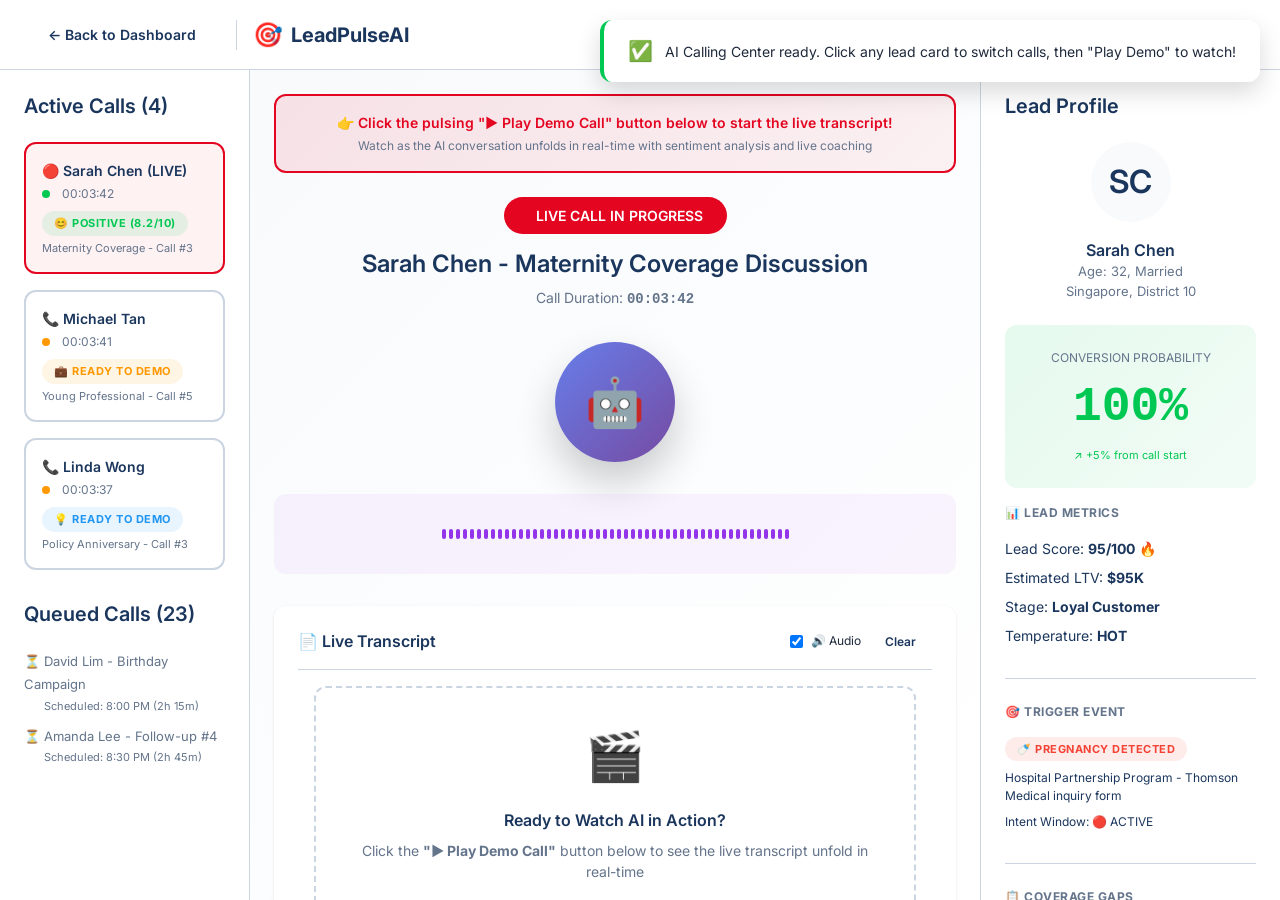
<file: LeadPulseAI-Prototype/calling.html>
<!DOCTYPE html>
<html lang="en">
<head>
    <meta charset="UTF-8">
    <meta name="viewport" content="width=device-width, initial-scale=1.0">
    <title>AI Calling Center - LeadPulseAI</title>
    <link rel="stylesheet" href="css/global.css">
    <link rel="stylesheet" href="css/components.css">
    <link rel="preconnect" href="https://fonts.googleapis.com">
    <link rel="preconnect" href="https://fonts.gstatic.com" crossorigin>
    <link href="https://fonts.googleapis.com/css2?family=Inter:wght@300;400;500;600;700;800&display=swap" rel="stylesheet">
    <style>
        body {
            margin: 0;
            overflow: hidden;
        }

        .calling-layout {
            display: grid;
            grid-template-columns: 300px 1fr 350px;
            grid-template-rows: 70px 1fr;
            height: 100vh;
            background: var(--background);
        }

        .top-nav {
            grid-column: 1 / -1;
            background: white;
            border-bottom: 1px solid var(--light);
            display: flex;
            align-items: center;
            justify-content: space-between;
            padding: 0 var(--space-lg);
            box-shadow: var(--shadow-sm);
        }

        .calls-sidebar {
            background: white;
            border-right: 1px solid var(--light);
            overflow-y: auto;
            padding: var(--space-lg);
        }

        .call-card {
            padding: var(--space-md);
            border: 2px solid var(--light);
            border-radius: var(--radius-md);
            margin-bottom: var(--space-md);
            cursor: pointer;
            transition: all var(--transition-fast);
        }

        .call-card:hover {
            border-color: var(--sky-blue);
            background: var(--background);
        }

        .call-card.active {
            border-color: var(--aia-red);
            background: rgba(228, 5, 33, 0.05);
        }

        .call-lead-name {
            font-weight: 600;
            color: var(--navy-blue);
            margin-bottom: 4px;
        }

        .call-duration {
            font-size: 12px;
            color: var(--medium);
            display: flex;
            align-items: center;
            gap: 4px;
        }

        .live-call-panel {
            padding: var(--space-lg);
            overflow-y: auto;
            background: linear-gradient(135deg, #f8fafc 0%, #ffffff 100%);
        }

        .call-header {
            text-align: center;
            margin-bottom: var(--space-xl);
        }

        .call-status-badge {
            display: inline-flex;
            align-items: center;
            gap: var(--space-sm);
            background: var(--aia-red);
            color: white;
            padding: var(--space-sm) var(--space-lg);
            border-radius: var(--radius-full);
            font-weight: 600;
            font-size: 14px;
            margin-bottom: var(--space-md);
        }

        .ai-avatar-container {
            display: flex;
            justify-content: center;
            margin: var(--space-xl) 0;
        }

        .ai-avatar {
            width: 120px;
            height: 120px;
            border-radius: var(--radius-full);
            background: var(--gradient-primary);
            display: flex;
            align-items: center;
            justify-content: center;
            font-size: 48px;
            box-shadow: var(--shadow-xl);
            position: relative;
        }

        .ai-avatar.speaking {
            animation: pulseRing 2s ease-in-out infinite;
        }

        .waveform-container {
            display: flex;
            align-items: center;
            justify-content: center;
            gap: 3px;
            height: 80px;
            margin: var(--space-xl) 0;
            padding: var(--space-lg);
            background: rgba(147, 51, 234, 0.05);
            border-radius: var(--radius-md);
        }

        .waveform-bar {
            width: 4px;
            background: var(--ai-purple);
            border-radius: 2px;
            transition: height 0.1s ease;
        }

        .waveform-bar.active {
            background: var(--neon-green);
            animation: waveAnimate 0.8s ease-in-out infinite;
        }

        @keyframes waveAnimate {
            0%, 100% { height: 10px; }
            50% { height: 60px; }
        }

        .transcript-panel {
            background: white;
            border-radius: var(--radius-md);
            box-shadow: var(--shadow-sm);
            padding: var(--space-lg);
            margin-bottom: var(--space-lg);
            max-height: 400px;
            overflow-y: auto;
        }

        .transcript-header {
            display: flex;
            align-items: center;
            justify-content: space-between;
            margin-bottom: var(--space-md);
            padding-bottom: var(--space-md);
            border-bottom: 1px solid var(--light);
        }

        .transcript-line {
            margin-bottom: var(--space-md);
            padding: var(--space-md);
            border-radius: var(--radius-sm);
            animation: slideIn 0.3s ease-out;
        }

        .transcript-line.ai {
            background: rgba(147, 51, 234, 0.05);
            border-left: 3px solid var(--ai-purple);
        }

        .transcript-line.lead {
            background: rgba(0, 102, 204, 0.05);
            border-left: 3px solid var(--sky-blue);
        }

        .transcript-timestamp {
            font-size: 11px;
            color: var(--medium);
            margin-bottom: 4px;
        }

        .transcript-speaker {
            font-weight: 600;
            margin-bottom: 4px;
        }

        .transcript-speaker.ai {
            color: var(--ai-purple);
        }

        .transcript-speaker.lead {
            color: var(--sky-blue);
        }

        .transcript-text {
            font-size: 14px;
            line-height: 1.6;
        }

        .intelligence-panel {
            background: white;
            border-radius: var(--radius-md);
            box-shadow: var(--shadow-sm);
            padding: var(--space-lg);
            margin-bottom: var(--space-lg);
        }

        .intel-grid {
            display: grid;
            gap: var(--space-md);
        }

        .intel-item {
            display: flex;
            justify-content: space-between;
            align-items: center;
            padding: var(--space-sm) 0;
        }

        .intel-label {
            font-size: 13px;
            color: var(--medium);
        }

        .intel-value {
            font-weight: 600;
            font-size: 14px;
        }

        .sentiment-gauge {
            margin: var(--space-md) 0;
        }

        .gauge-container {
            position: relative;
            height: 100px;
            display: flex;
            align-items: flex-end;
            justify-content: center;
        }

        .gauge-bar {
            width: 100%;
            height: 20px;
            background: linear-gradient(90deg, #F44336 0%, #FF9800 50%, #00C853 100%);
            border-radius: var(--radius-full);
            position: relative;
        }

        .gauge-needle {
            position: absolute;
            width: 4px;
            height: 40px;
            background: var(--navy-blue);
            border-radius: 2px;
            bottom: 20px;
            transform-origin: bottom center;
            transition: left var(--transition-slow);
        }

        .call-controls {
            display: flex;
            gap: var(--space-md);
            justify-content: center;
            padding: var(--space-lg);
            background: white;
            border-radius: var(--radius-md);
            box-shadow: var(--shadow-sm);
        }

        #playDemoBtn {
            animation: pulse 2s ease-in-out infinite;
            box-shadow: 0 0 0 0 rgba(228, 5, 33, 0.7);
        }

        #playDemoBtn:disabled {
            animation: none;
        }

        @keyframes pulse {
            0% {
                box-shadow: 0 0 0 0 rgba(228, 5, 33, 0.7);
            }
            50% {
                box-shadow: 0 0 0 10px rgba(228, 5, 33, 0);
            }
            100% {
                box-shadow: 0 0 0 0 rgba(228, 5, 33, 0);
            }
        }

        /* Post-Call Summary Card */
        .call-summary-card {
            background: linear-gradient(135deg, #ffffff 0%, #f8fafc 100%);
            border: 2px solid var(--aia-red);
            border-radius: var(--radius-lg);
            padding: var(--space-lg);
            margin: var(--space-lg) 0;
            box-shadow: var(--shadow-xl);
            animation: slideInUp 0.5s ease-out;
        }

        @keyframes slideInUp {
            from {
                opacity: 0;
                transform: translateY(30px);
            }
            to {
                opacity: 1;
                transform: translateY(0);
            }
        }

        .summary-header {
            display: flex;
            align-items: center;
            justify-content: space-between;
            padding-bottom: var(--space-md);
            border-bottom: 2px solid var(--light);
            margin-bottom: var(--space-md);
        }

        .summary-outcome {
            display: inline-flex;
            align-items: center;
            gap: var(--space-sm);
            background: var(--success);
            color: white;
            padding: var(--space-sm) var(--space-lg);
            border-radius: var(--radius-full);
            font-weight: 600;
            font-size: 14px;
        }

        .summary-section {
            margin-bottom: var(--space-lg);
        }

        .summary-section-title {
            font-weight: 700;
            color: var(--navy-blue);
            margin-bottom: var(--space-sm);
            font-size: 13px;
            text-transform: uppercase;
            letter-spacing: 0.5px;
        }

        .summary-metrics {
            display: grid;
            grid-template-columns: repeat(3, 1fr);
            gap: var(--space-md);
            margin-bottom: var(--space-lg);
        }

        .summary-metric {
            text-align: center;
            padding: var(--space-md);
            background: var(--background);
            border-radius: var(--radius-sm);
        }

        .summary-metric-value {
            font-size: 24px;
            font-weight: 700;
            color: var(--navy-blue);
            margin-bottom: 4px;
        }

        .summary-metric-label {
            font-size: 11px;
            color: var(--medium);
            text-transform: uppercase;
        }

        .key-moment {
            display: flex;
            align-items: start;
            gap: var(--space-md);
            padding: var(--space-sm);
            margin-bottom: var(--space-sm);
            background: rgba(147, 51, 234, 0.05);
            border-left: 3px solid var(--ai-purple);
            border-radius: var(--radius-sm);
        }

        .key-moment-time {
            font-weight: 600;
            color: var(--ai-purple);
            font-family: var(--font-mono);
            font-size: 12px;
        }

        .objection-item {
            display: flex;
            align-items: start;
            gap: var(--space-md);
            padding: var(--space-sm);
            margin-bottom: var(--space-sm);
        }

        .objection-label {
            color: var(--danger);
            font-weight: 600;
            font-size: 13px;
        }

        .objection-resolution {
            color: var(--success);
            font-weight: 600;
            font-size: 13px;
        }

        .next-step-item {
            display: flex;
            align-items: center;
            gap: var(--space-sm);
            padding: var(--space-sm);
            font-size: 13px;
        }

        .next-step-item.completed {
            color: var(--success);
        }

        .next-step-item.pending {
            color: var(--warning);
        }

        .lead-context-sidebar {
            background: white;
            border-left: 1px solid var(--light);
            overflow-y: auto;
            padding: var(--space-lg);
        }

        .context-section {
            margin-bottom: var(--space-lg);
            padding-bottom: var(--space-lg);
            border-bottom: 1px solid var(--light);
        }

        .context-title {
            font-size: 12px;
            font-weight: 700;
            text-transform: uppercase;
            color: var(--medium);
            margin-bottom: var(--space-md);
            letter-spacing: 0.5px;
        }

        .context-value {
            font-size: 14px;
            color: var(--navy-blue);
            margin-bottom: var(--space-sm);
        }

        .progress-bar-wrapper {
            margin: var(--space-sm) 0;
        }

        .conversion-prob {
            text-align: center;
            padding: var(--space-lg);
            background: linear-gradient(135deg, rgba(0, 200, 83, 0.1) 0%, rgba(0, 200, 83, 0.05) 100%);
            border-radius: var(--radius-md);
            margin: var(--space-md) 0;
        }

        .conversion-prob-value {
            font-size: 48px;
            font-weight: 700;
            color: var(--success);
            font-family: var(--font-mono);
        }

        @media (max-width: 1280px) {
            .calling-layout {
                grid-template-columns: 250px 1fr 300px;
            }
        }

        @media (max-width: 1024px) {
            .calling-layout {
                grid-template-columns: 1fr;
            }

            .calls-sidebar,
            .lead-context-sidebar {
                display: none;
            }
        }
    </style>
</head>
<body>
    <div class="calling-layout">
        <!-- Top Navigation -->
        <nav class="top-nav">
            <div class="flex items-center gap-md">
                <a href="dashboard.html" class="btn btn-ghost">← Back to Dashboard</a>
                <div style="height: 30px; width: 1px; background: var(--light);"></div>
                <a href="dashboard.html" class="logo">
                    <span class="logo-icon">🎯</span>
                    <span>LeadPulseAI</span>
                </a>
            </div>
            <div class="flex items-center gap-md">
                <div class="live-indicator">
                    <span class="live-dot"></span>
                    <span id="activeCallsCount">4 Active Calls</span>
                </div>
            </div>
        </nav>

        <!-- Left: Active Calls List -->
        <div class="calls-sidebar">
            <h3 style="margin-bottom: var(--space-lg); color: var(--navy-blue);">Active Calls (4)</h3>

            <div class="call-card active" id="card-sarah" onclick="loadCall('sarah')">
                <div class="call-lead-name">🔴 Sarah Chen (LIVE)</div>
                <div class="call-duration">
                    <span class="status-dot status-dot-green status-dot-pulse"></span>
                    <span id="sarahDuration">00:03:42</span>
                </div>
                <div class="badge badge-success" style="margin-top: 8px; font-size: 11px;">
                    😊 Positive (8.2/10)
                </div>
                <div style="font-size: 11px; color: var(--medium); margin-top: 4px;">
                    Maternity Coverage - Call #3
                </div>
            </div>

            <div class="call-card" id="card-michael" onclick="loadCall('michael')">
                <div class="call-lead-name">📞 Michael Tan</div>
                <div class="call-duration">
                    <span class="status-dot status-dot-yellow"></span>
                    <span>00:03:41</span>
                </div>
                <div class="badge badge-warning" style="margin-top: 8px; font-size: 11px;">
                    💼 Ready to Demo
                </div>
                <div style="font-size: 11px; color: var(--medium); margin-top: 4px;">
                    Young Professional - Call #5
                </div>
            </div>

            <div class="call-card" id="card-linda" onclick="loadCall('linda')">
                <div class="call-lead-name">📞 Linda Wong</div>
                <div class="call-duration">
                    <span class="status-dot status-dot-yellow"></span>
                    <span>00:03:37</span>
                </div>
                <div class="badge badge-info" style="margin-top: 8px; font-size: 11px;">
                    💡 Ready to Demo
                </div>
                <div style="font-size: 11px; color: var(--medium); margin-top: 4px;">
                    Policy Anniversary - Call #3
                </div>
            </div>

            <div style="margin-top: var(--space-xl);">
                <h3 style="margin-bottom: var(--space-lg); color: var(--navy-blue);">Queued Calls (23)</h3>
                <div style="font-size: 13px; color: var(--medium); line-height: 1.8;">
                    <div>⏳ David Lim - Birthday Campaign</div>
                    <div style="margin-left: 20px; font-size: 11px;">Scheduled: 8:00 PM (2h 15m)</div>
                    <div style="margin-top: var(--space-sm);">⏳ Amanda Lee - Follow-up #4</div>
                    <div style="margin-left: 20px; font-size: 11px;">Scheduled: 8:30 PM (2h 45m)</div>
                </div>
            </div>
        </div>

        <!-- Center: Live Call Interface -->
        <div class="live-call-panel">
            <!-- Demo Instructions Banner -->
            <div id="demoInstructions" style="background: linear-gradient(135deg, rgba(228, 5, 33, 0.1), rgba(228, 5, 33, 0.05)); border: 2px solid var(--aia-red); border-radius: var(--radius-md); padding: var(--space-md); margin-bottom: var(--space-lg); text-align: center;">
                <div style="font-size: 14px; font-weight: 600; color: var(--aia-red); margin-bottom: 4px;">
                    👉 Click the pulsing "▶️ Play Demo Call" button below to start the live transcript!
                </div>
                <div style="font-size: 12px; color: var(--medium);">
                    Watch as the AI conversation unfolds in real-time with sentiment analysis and live coaching
                </div>
            </div>

            <div class="call-header">
                <div class="call-status-badge">
                    <span class="live-dot"></span>
                    <span>LIVE CALL IN PROGRESS</span>
                </div>
                <h2 style="font-size: 24px; color: var(--navy-blue); margin: 0;">Sarah Chen - Maternity Coverage Discussion</h2>
                <div style="font-size: 14px; color: var(--medium); margin-top: 8px;">
                    Call Duration: <span id="callDuration" style="font-weight: 600; font-family: var(--font-mono);">00:03:42</span>
                </div>
            </div>

            <!-- AI Avatar -->
            <div class="ai-avatar-container">
                <div class="ai-avatar speaking" id="aiAvatar">
                    🤖
                </div>
            </div>

            <!-- Waveform -->
            <div class="waveform-container" id="waveform">
                <!-- Populated by JavaScript -->
            </div>

            <!-- Live Transcript -->
            <div class="transcript-panel">
                <div class="transcript-header">
                    <h4 style="margin: 0; color: var(--navy-blue);">📄 Live Transcript</h4>
                    <div class="flex items-center gap-sm">
                        <label class="flex items-center gap-sm cursor-pointer">
                            <input type="checkbox" id="audioEnabled" checked>
                            <span style="font-size: 12px;">🔊 Audio</span>
                        </label>
                        <button class="btn btn-sm btn-ghost" onclick="clearTranscript()">Clear</button>
                    </div>
                </div>
                <div id="liveTranscript">
                    <div style="padding: var(--space-xl); text-align: center; color: var(--medium); border: 2px dashed var(--light); border-radius: var(--radius-md); margin: var(--space-md);">
                        <div style="font-size: 48px; margin-bottom: var(--space-md);">🎬</div>
                        <div style="font-size: 16px; font-weight: 600; color: var(--navy-blue); margin-bottom: var(--space-sm);">Ready to Watch AI in Action?</div>
                        <div style="font-size: 14px; margin-bottom: var(--space-lg);">Click the <strong>"▶️ Play Demo Call"</strong> button below to see the live transcript unfold in real-time</div>
                        <div style="font-size: 12px; color: var(--medium);">
                            💡 You'll see:<br>
                            • Live conversation with typewriter effect<br>
                            • Real-time sentiment analysis<br>
                            • AI coaching suggestions<br>
                            • Speech synthesis (if audio enabled)
                        </div>
                    </div>
                </div>
            </div>

            <!-- Real-time Intelligence -->
            <div class="intelligence-panel">
                <h4 style="margin-bottom: var(--space-md); color: var(--navy-blue);">🧠 Real-Time Intelligence</h4>
                <div class="intel-grid">
                    <div class="intel-item">
                        <span class="intel-label">Sentiment</span>
                        <span class="intel-value text-success" id="sentimentValue">😊 POSITIVE (8.2/10)</span>
                    </div>
                    <div class="intel-item">
                        <span class="intel-label">Intent Level</span>
                        <span class="intel-value" id="intentValue">High - Actively Seeking Info</span>
                    </div>
                    <div class="intel-item">
                        <span class="intel-label">Engagement</span>
                        <span class="intel-value text-success" id="engagementValue">Strong - Asking Questions</span>
                    </div>
                    <div class="intel-item">
                        <span class="intel-label">Keywords Detected</span>
                        <span class="intel-value" id="keywordsValue">"helpful", "expecting", "coverage"</span>
                    </div>
                    <div class="intel-item">
                        <span class="intel-label">Objections</span>
                        <span class="intel-value text-medium" id="objectionsValue">None detected</span>
                    </div>
                    <div class="intel-item">
                        <span class="intel-label">Conversion Probability</span>
                        <span class="intel-value text-success" id="convProbValue">75% (+5% from start)</span>
                    </div>
                </div>

                <!-- Sentiment Gauge -->
                <div class="sentiment-gauge">
                    <div style="text-align: center; margin-bottom: var(--space-sm); font-size: 12px; color: var(--medium);">
                        Sentiment Meter
                    </div>
                    <div class="gauge-container">
                        <div class="gauge-bar">
                            <div class="gauge-needle" id="gaugeNeedle" style="left: 82%;"></div>
                        </div>
                    </div>
                </div>
            </div>

            <!-- Call Controls -->
            <div class="call-controls">
                <button class="btn btn-secondary" onclick="toggleMute()">
                    <span id="muteIcon">🔇</span> Mute AI
                </button>
                <button class="btn btn-secondary" onclick="togglePause()" id="pauseBtn">
                    ⏸️ Pause
                </button>
                <button class="btn btn-success" onclick="joinCall()">
                    🎤 Join Call
                </button>
                <button class="btn btn-primary" id="playDemoBtn" onclick="startLiveDemo()">
                    ▶️ Play Demo Call
                </button>
                <button class="btn btn-danger" onclick="endCall()">
                    📞 End Call
                </button>
            </div>
        </div>

        <!-- Right: Lead Context -->
        <div class="lead-context-sidebar">
            <h3 style="margin-bottom: var(--space-lg); color: var(--navy-blue);">Lead Profile</h3>

            <div class="text-center" style="margin-bottom: var(--space-lg);">
                <div class="avatar" style="width: 80px; height: 80px; font-size: 32px; margin: 0 auto var(--space-md);">SC</div>
                <div style="font-weight: 600; font-size: 16px; color: var(--navy-blue);">Sarah Chen</div>
                <div style="font-size: 13px; color: var(--medium);">Age: 32, Married</div>
                <div style="font-size: 13px; color: var(--medium);">Singapore, District 10</div>
            </div>

            <div class="conversion-prob">
                <div style="font-size: 12px; color: var(--medium); margin-bottom: 4px;">CONVERSION PROBABILITY</div>
                <div class="conversion-prob-value">75%</div>
                <div style="font-size: 11px; color: var(--success); margin-top: 4px;">↗️ +5% from call start</div>
            </div>

            <div class="context-section">
                <div class="context-title">📊 Lead Metrics</div>
                <div class="context-value">Lead Score: <strong>87/100</strong> 🔥</div>
                <div class="context-value">Estimated LTV: <strong>$63,000</strong></div>
                <div class="context-value">Call #: <strong>3 of 12</strong> (Touchpoint 3)</div>
                <div class="context-value">Stage: <strong>Qualified</strong></div>
            </div>

            <div class="context-section">
                <div class="context-title">🎯 Trigger Event</div>
                <div class="badge badge-danger" style="margin-bottom: var(--space-sm);">🍼 Pregnancy Detected</div>
                <div class="context-value" style="font-size: 12px;">Detected: 6 hours ago</div>
                <div class="context-value" style="font-size: 12px;">Intent Window: 🔴 ACTIVE</div>
                <div class="context-value" style="font-size: 12px;">Days Remaining: 58 of 72</div>
                <div class="progress-bar-wrapper">
                    <div class="progress">
                        <div class="progress-bar progress-bar-danger" style="width: 20%;"></div>
                    </div>
                </div>
            </div>

            <div class="context-section">
                <div class="context-title">📋 Current Coverage</div>
                <div class="context-value" style="font-size: 13px;">✅ Basic Hospitalization ($50K)</div>
                <div class="context-value" style="font-size: 13px; color: var(--danger);">❌ No maternity coverage</div>
                <div class="context-value" style="font-size: 13px; color: var(--danger);">❌ No life insurance</div>
            </div>

            <div class="context-section">
                <div class="context-title">💡 AI Recommendations</div>
                <div class="context-value" style="font-size: 12px; line-height: 1.8;">
                    1. Maternity Protection Plan ($180/mo)<br>
                    2. Life Insurance $500K ($120/mo)<br>
                    3. Critical Illness Rider ($95/mo)<br>
                    4. Newborn Coverage ($45/mo)
                </div>
            </div>

            <div class="context-section">
                <div class="context-title">📝 Conversation History</div>
                <div class="context-value" style="font-size: 11px; line-height: 1.8; color: var(--medium);">
                    • Call #1 (Day 0): Initial contact - 12m<br>
                    &nbsp;&nbsp;Sentiment: Positive, Not ready<br>
                    • Email (Day 1): Coverage analysis sent<br>
                    • Call #2 (Day 4): Follow-up - 9m<br>
                    &nbsp;&nbsp;Sentiment: Positive, Researching<br>
                    • SMS (Day 11): Check-in - Replied<br>
                    • <strong>Call #3 (NOW): Maternity focus</strong>
                </div>
            </div>

            <button class="btn btn-primary w-full" onclick="location.href='lead-profile.html?id=LC-2025-8472'">
                👁️ View Full Profile
            </button>
        </div>
    </div>

    <script src="js/data.js"></script>
    <script>
        let callInterval;
        let isPaused = false;
        let isMuted = false;
        let currentLineIndex = 0;
        let callStartTime;
        let durationInterval;

        // Create waveform
        function initWaveform() {
            const waveform = document.getElementById('waveform');
            waveform.innerHTML = '';
            for (let i = 0; i < 50; i++) {
                const bar = document.createElement('div');
                bar.className = 'waveform-bar';
                bar.style.height = '10px';
                bar.style.animationDelay = `${i * 0.05}s`;
                waveform.appendChild(bar);
            }
        }

        // Activate waveform
        function activateWaveform(active) {
            const bars = document.querySelectorAll('.waveform-bar');
            bars.forEach(bar => {
                if (active) {
                    bar.classList.add('active');
                } else {
                    bar.classList.remove('active');
                    bar.style.height = '10px';
                }
            });
        }

        // Add transcript line
        function addTranscriptLine(line, instant = false) {
            const container = document.getElementById('liveTranscript');
            const div = document.createElement('div');
            div.className = `transcript-line ${line.speaker}`;

            const leadName = currentLeadData ? `${currentLeadData.firstName} ${currentLeadData.lastName}` : 'Lead';
            const speakerName = line.speaker === 'ai' ? 'Emma (AI Agent)' : leadName;

            div.innerHTML = `
                <div class="transcript-timestamp">[${line.timestamp}]</div>
                <div class="transcript-speaker ${line.speaker}">${speakerName}:</div>
                <div class="transcript-text" id="text-${currentLineIndex}"></div>
            `;

            container.appendChild(div);
            container.scrollTop = container.scrollHeight;

            // Typewriter effect
            if (!instant) {
                typewriterEffect(document.getElementById(`text-${currentLineIndex}`), line.text, 20);
            } else {
                document.getElementById(`text-${currentLineIndex}`).textContent = line.text;
            }

            currentLineIndex++;

            // Update intelligence panel
            updateIntelligence(line);

            // Speak if AI and audio enabled
            if (line.speaker === 'ai' && document.getElementById('audioEnabled').checked && !isMuted) {
                setTimeout(() => speakText(line.text), 500);
            }
        }

        // Typewriter effect
        function typewriterEffect(element, text, speed = 30) {
            let i = 0;
            element.textContent = '';
            activateWaveform(true);

            const timer = setInterval(() => {
                if (i < text.length) {
                    element.textContent += text.charAt(i);
                    element.scrollIntoView({ behavior: 'smooth', block: 'nearest' });
                    i++;
                } else {
                    clearInterval(timer);
                    activateWaveform(false);
                }
            }, speed);
        }

        // Speak text using Web Speech API
        function speakText(text) {
            if ('speechSynthesis' in window) {
                const utterance = new SpeechSynthesisUtterance(text);
                const voices = speechSynthesis.getVoices();

                // Try to find a female voice
                const femaleVoice = voices.find(v =>
                    v.name.includes('Female') ||
                    v.name.includes('Samantha') ||
                    v.name.includes('Victoria') ||
                    v.name.includes('Karen')
                );

                if (femaleVoice) {
                    utterance.voice = femaleVoice;
                }

                utterance.rate = 0.95;
                utterance.pitch = 1.1;
                utterance.volume = 1.0;

                utterance.onstart = () => {
                    document.getElementById('aiAvatar').classList.add('speaking');
                    activateWaveform(true);
                };

                utterance.onend = () => {
                    document.getElementById('aiAvatar').classList.remove('speaking');
                    activateWaveform(false);
                };

                speechSynthesis.speak(utterance);
            }
        }

        // Update intelligence panel
        function updateIntelligence(line) {
            const sentiment = line.sentiment;

            // Update sentiment
            const sentimentEmoji = sentiment >= 7 ? '😊' : sentiment >= 5 ? '😐' : '😞';
            const sentimentLabel = sentiment >= 7 ? 'POSITIVE' : sentiment >= 5 ? 'NEUTRAL' : 'NEGATIVE';
            const sentimentColor = sentiment >= 7 ? 'success' : sentiment >= 5 ? 'warning' : 'danger';

            document.getElementById('sentimentValue').textContent = `${sentimentEmoji} ${sentimentLabel} (${sentiment.toFixed(1)}/10)`;
            document.getElementById('sentimentValue').className = `intel-value text-${sentimentColor}`;

            // Update gauge
            const needlePosition = (sentiment / 10) * 100;
            document.getElementById('gaugeNeedle').style.left = `${needlePosition}%`;
        }

        // Start live demo
        function startLiveDemo() {
            const btn = document.getElementById('playDemoBtn');
            btn.disabled = true;
            btn.textContent = '⏳ Playing...';

            // Hide instructions banner
            const banner = document.getElementById('demoInstructions');
            if (banner) {
                banner.style.display = 'none';
            }

            // Clear transcript
            document.getElementById('liveTranscript').innerHTML = '';
            currentLineIndex = 0;

            // Start duration counter
            callStartTime = new Date();
            startDurationCounter();

            // Get current lead's transcript
            const transcript = currentTranscript;

            if (!transcript || transcript.length === 0) {
                showToast('No transcript available for this lead', 'warning');
                btn.disabled = false;
                btn.textContent = '▶️ Play Demo Call';
                return;
            }

            let delay = 0;
            transcript.forEach((line, index) => {
                setTimeout(() => {
                    addTranscriptLine(line);

                    if (index === transcript.length - 1) {
                        setTimeout(() => {
                            btn.disabled = false;
                            btn.innerHTML = '🔄 Replay Demo';
                            const outcomes = {
                                'sarah': 'Appointment scheduled successfully!',
                                'michael': 'Specialist handoff scheduled!',
                                'linda': 'Coverage review agreed!'
                            };
                            showToast(`Call demo completed! ${outcomes[currentLead]}`, 'success');

                            // Show post-call summary after a brief pause
                            setTimeout(() => {
                                showPostCallSummary();
                            }, 1500);
                        }, 3000);
                    }
                }, delay);

                delay += 8000; // 8 seconds per line
            });
        }

        // Start duration counter
        function startDurationCounter() {
            if (durationInterval) clearInterval(durationInterval);

            durationInterval = setInterval(() => {
                const now = new Date();
                const diff = Math.floor((now - callStartTime) / 1000);
                const minutes = Math.floor(diff / 60);
                const seconds = diff % 60;
                const duration = `${String(minutes).padStart(2, '0')}:${String(seconds).padStart(2, '0')}`;

                document.getElementById('callDuration').textContent = '00:' + duration;
                document.getElementById('sarahDuration').textContent = '00:' + duration;
            }, 1000);
        }

        // Toggle mute
        function toggleMute() {
            isMuted = !isMuted;
            document.getElementById('muteIcon').textContent = isMuted ? '🔊' : '🔇';
            if (isMuted) {
                speechSynthesis.cancel();
            }
        }

        // Toggle pause
        function togglePause() {
            isPaused = !isPaused;
            const btn = document.getElementById('pauseBtn');
            btn.innerHTML = isPaused ? '▶️ Resume' : '⏸️ Pause';

            if (isPaused) {
                speechSynthesis.pause();
                if (durationInterval) clearInterval(durationInterval);
            } else {
                speechSynthesis.resume();
                startDurationCounter();
            }
        }

        // Join call
        function joinCall() {
            showToast('Transferring to human agent...', 'info');
            speechSynthesis.cancel();
            setTimeout(() => {
                showToast('You have joined the call with Sarah Chen', 'success');
            }, 2000);
        }

        // End call
        function endCall() {
            if (confirm('Are you sure you want to end this call?')) {
                speechSynthesis.cancel();
                if (durationInterval) clearInterval(durationInterval);
                showToast('Call ended. Summary generated and logged to CRM.', 'info');

                setTimeout(() => {
                    location.href = 'dashboard.html';
                }, 2000);
            }
        }

        // Clear transcript
        function clearTranscript() {
            document.getElementById('liveTranscript').innerHTML = '';
            currentLineIndex = 0;
        }

        // Generate post-call summary
        function showPostCallSummary() {
            const container = document.getElementById('liveTranscript');

            // Define summary data based on current lead
            const summaryData = {
                'sarah': {
                    outcome: '✅ APPOINTMENT SCHEDULED',
                    outcomeColor: 'var(--success)',
                    duration: '3:42',
                    conversionStart: 70,
                    conversionEnd: 85,
                    conversionChange: 15,
                    sentiment: 8.5,
                    sentimentLabel: 'Excellent',
                    keyMoments: [
                        { time: '00:45', description: 'Price objection handled successfully with monthly breakdown' },
                        { time: '01:30', description: 'Customer shared pregnancy timeline (due March 2026)' },
                        { time: '02:45', description: 'Competitor comparison addressed (Prudential quote)' },
                        { time: '03:20', description: 'Appointment confirmed for Oct 12, 2PM with Rachel Tan' }
                    ],
                    objections: [
                        { objection: '"Feeling overwhelmed with information"', resolution: 'Simplified explanation + step-by-step approach' },
                        { objection: '"Need to discuss with husband"', resolution: 'Joint consultation offered + flexible scheduling' }
                    ],
                    nextSteps: [
                        { text: 'Send confirmation email with meeting details', status: 'completed' },
                        { text: 'Send quote breakdown PDF', status: 'completed' },
                        { text: 'Calendar invite sent to Sarah & David Chen', status: 'completed' },
                        { text: 'Pre-meeting prep: Review maternity bundle options', status: 'pending' },
                        { text: 'Human follow-up call 24h before appointment', status: 'pending' }
                    ]
                },
                'michael': {
                    outcome: '✅ SPECIALIST HANDOFF SCHEDULED',
                    outcomeColor: 'var(--success)',
                    duration: '12:00',
                    conversionStart: 58,
                    conversionEnd: 78,
                    conversionChange: 20,
                    sentiment: 7.8,
                    sentimentLabel: 'Positive',
                    keyMoments: [
                        { time: '01:15', description: 'Price objection overcome with daily cost breakdown' },
                        { time: '03:45', description: 'Friend\'s cancer diagnosis mentioned (emotional trigger)' },
                        { time: '08:20', description: 'Portability concern addressed (not tied to employer)' },
                        { time: '11:30', description: 'Meeting scheduled with David Lim (Young Pro Specialist)' }
                    ],
                    objections: [
                        { objection: '"Seems high for my age (28)"', resolution: '$6/day reframe + lock-in-low-rates positioning' },
                        { objection: '"What if I switch jobs?"', resolution: 'Portability advantage vs company insurance explained' }
                    ],
                    nextSteps: [
                        { text: 'WhatsApp quote breakdown sent', status: 'completed' },
                        { text: 'Meeting invite with David Lim sent', status: 'completed' },
                        { text: 'Send tech industry customer testimonials', status: 'completed' },
                        { text: 'AIA mobile app demo prepared', status: 'pending' },
                        { text: 'Follow-up: Share friend referral program details', status: 'pending' }
                    ]
                },
                'linda': {
                    outcome: '✅ COVERAGE REVIEW AGREED',
                    outcomeColor: 'var(--success)',
                    duration: '3:37',
                    conversionStart: 75,
                    conversionEnd: 82,
                    conversionChange: 7,
                    sentiment: 8.9,
                    sentimentLabel: 'Excellent',
                    keyMoments: [
                        { time: '00:30', description: 'Policy anniversary recognized (5 years with AIA)' },
                        { time: '01:45', description: 'Children\'s education needs identified' },
                        { time: '02:30', description: 'Loyalty benefits presented (premium discount)' },
                        { time: '03:10', description: 'Coverage review meeting scheduled' }
                    ],
                    objections: [
                        { objection: '"Current coverage seems sufficient"', resolution: 'Gap analysis revealed education funding shortfall' }
                    ],
                    nextSteps: [
                        { text: 'Send personalized coverage gap report', status: 'completed' },
                        { text: 'Schedule review meeting confirmation sent', status: 'completed' },
                        { text: 'Prepare education savings plan comparison', status: 'pending' },
                        { text: 'Calculate loyalty discount (5-year customer)', status: 'pending' }
                    ]
                }
            };

            const data = summaryData[currentLead];
            const conversionArrow = data.conversionChange > 0 ? '↗️' : '↘️';
            const conversionColor = data.conversionChange > 0 ? 'var(--success)' : 'var(--danger)';

            const summaryHTML = `
                <div class="call-summary-card">
                    <div class="summary-header">
                        <div>
                            <h3 style="margin: 0 0 8px 0; color: var(--navy-blue); font-size: 18px;">📊 CALL SUMMARY</h3>
                            <div style="font-size: 13px; color: var(--medium);">Completed in ${data.duration} • AI-powered conversation</div>
                        </div>
                        <div class="summary-outcome" style="background: ${data.outcomeColor};">
                            ${data.outcome}
                        </div>
                    </div>

                    <!-- Metrics Grid -->
                    <div class="summary-metrics">
                        <div class="summary-metric">
                            <div class="summary-metric-value" style="color: ${conversionColor};">
                                ${data.conversionEnd}%
                            </div>
                            <div class="summary-metric-label">Conversion Probability</div>
                            <div style="font-size: 12px; color: ${conversionColor}; margin-top: 4px;">
                                ${conversionArrow} ${Math.abs(data.conversionChange)}% from start
                            </div>
                        </div>
                        <div class="summary-metric">
                            <div class="summary-metric-value" style="color: var(--success);">
                                ${data.sentiment}/10
                            </div>
                            <div class="summary-metric-label">Final Sentiment</div>
                            <div style="font-size: 12px; color: var(--success); margin-top: 4px;">
                                😊 ${data.sentimentLabel}
                            </div>
                        </div>
                        <div class="summary-metric">
                            <div class="summary-metric-value" style="color: var(--ai-purple);">
                                ${data.objections.length}
                            </div>
                            <div class="summary-metric-label">Objections Handled</div>
                            <div style="font-size: 12px; color: var(--ai-purple); margin-top: 4px;">
                                ✅ All resolved
                            </div>
                        </div>
                    </div>

                    <!-- Key Moments -->
                    <div class="summary-section">
                        <div class="summary-section-title">🎯 KEY MOMENTS</div>
                        ${data.keyMoments.map(moment => `
                            <div class="key-moment">
                                <div class="key-moment-time">${moment.time}</div>
                                <div style="flex: 1; font-size: 13px;">${moment.description}</div>
                            </div>
                        `).join('')}
                    </div>

                    <!-- Objections Handled -->
                    <div class="summary-section">
                        <div class="summary-section-title">⚠️ OBJECTIONS HANDLED</div>
                        ${data.objections.map(obj => `
                            <div class="objection-item">
                                <div style="flex: 1;">
                                    <div class="objection-label">❌ ${obj.objection}</div>
                                    <div class="objection-resolution">→ ${obj.resolution}</div>
                                </div>
                            </div>
                        `).join('')}
                    </div>

                    <!-- Next Steps -->
                    <div class="summary-section" style="margin-bottom: 0;">
                        <div class="summary-section-title">📋 NEXT STEPS</div>
                        ${data.nextSteps.map(step => `
                            <div class="next-step-item ${step.status}">
                                <span>${step.status === 'completed' ? '✅' : '→'}</span>
                                <span style="flex: 1;">${step.text}</span>
                                ${step.status === 'completed' ? '<span style="font-size: 11px; color: var(--success);">(Auto-completed)</span>' : '<span style="font-size: 11px; color: var(--warning);">(Pending)</span>'}
                            </div>
                        `).join('')}
                    </div>
                </div>
            `;

            container.insertAdjacentHTML('beforeend', summaryHTML);

            // Scroll to summary
            setTimeout(() => {
                container.scrollTop = container.scrollHeight;
            }, 100);
        }

        // Global current lead
        let currentLead = 'sarah';
        let currentLeadData = null;
        let currentTranscript = [];

        // Load different call
        function loadCall(leadName) {
            // Update active card
            document.querySelectorAll('.call-card').forEach(card => card.classList.remove('active'));
            document.getElementById(`card-${leadName}`).classList.add('active');

            // Set current lead
            currentLead = leadName;

            // Get lead data
            if (leadName === 'sarah') {
                currentLeadData = sarahChen;
                currentTranscript = sarahChen.touchpoints[0].transcript;
            } else if (leadName === 'michael') {
                currentLeadData = michaelTan;
                currentTranscript = michaelTan.touchpoints[0].transcript;
            } else if (leadName === 'linda') {
                currentLeadData = lindaWong;
                currentTranscript = lindaWong.touchpoints[0].transcript;
            }

            // Update UI
            updateCallInterface();

            showToast(`Loaded call with ${currentLeadData.firstName} ${currentLeadData.lastName}`, 'success');
        }

        // Update call interface with current lead data
        function updateCallInterface() {
            const lead = currentLeadData;
            const touchpoint = lead.touchpoints[0];

            // Update header
            const scenario = {
                'sarah': 'Maternity Coverage Discussion',
                'michael': 'Critical Illness Coverage Discussion',
                'linda': 'Policy Anniversary Review'
            };
            document.querySelector('.call-header h2').textContent =
                `${lead.firstName} ${lead.lastName} - ${scenario[currentLead]}`;

            // Update right sidebar - Lead Profile
            updateLeadProfile();

            // Clear transcript
            document.getElementById('liveTranscript').innerHTML = '';
            currentLineIndex = 0;

            // Reset button
            const btn = document.getElementById('playDemoBtn');
            btn.disabled = false;
            btn.innerHTML = '▶️ Play Demo Call';
        }

        // Update lead profile sidebar
        function updateLeadProfile() {
            const lead = currentLeadData;

            // Avatar initials
            const initials = lead.firstName.charAt(0) + lead.lastName.charAt(0);
            document.querySelector('.lead-context-sidebar .avatar').textContent = initials;

            // Name and details
            document.querySelectorAll('.lead-context-sidebar')[0].querySelector('div[style*="font-weight: 600"]').textContent =
                `${lead.firstName} ${lead.lastName}`;

            // Update metrics
            const metricsSection = document.querySelectorAll('.context-section')[0];
            metricsSection.innerHTML = `
                <div class="context-title">📊 Lead Metrics</div>
                <div class="context-value">Lead Score: <strong>${lead.leadScore}/100</strong> 🔥</div>
                <div class="context-value">Estimated LTV: <strong>$${(lead.estimatedLTV/1000).toFixed(0)}K</strong></div>
                <div class="context-value">Stage: <strong>${lead.stage}</strong></div>
                <div class="context-value">Temperature: <strong>${lead.temperature.toUpperCase()}</strong></div>
            `;

            // Update trigger event
            const triggerSection = document.querySelectorAll('.context-section')[1];
            const trigger = lead.triggerEvents[0];
            const triggerEmojis = {
                'pregnancy': '🍼',
                'career_milestone': '💼',
                'policy_anniversary': '🎂'
            };
            const triggerLabels = {
                'pregnancy': 'Pregnancy Detected',
                'career_milestone': 'Career Milestone',
                'policy_anniversary': 'Policy Anniversary'
            };
            triggerSection.innerHTML = `
                <div class="context-title">🎯 Trigger Event</div>
                <div class="badge badge-danger" style="margin-bottom: var(--space-sm);">${triggerEmojis[trigger.type] || '📌'} ${triggerLabels[trigger.type] || trigger.title}</div>
                <div class="context-value" style="font-size: 12px;">${trigger.source}</div>
                <div class="context-value" style="font-size: 12px;">Intent Window: 🔴 ACTIVE</div>
            `;

            // Update coverage gaps
            const coverageSection = document.querySelectorAll('.context-section')[2];
            let gapsHTML = '<div class="context-title">📋 Coverage Gaps</div>';
            lead.coverageGaps.slice(0, 3).forEach(gap => {
                gapsHTML += `<div class="context-value" style="font-size: 13px; color: var(--danger);">❌ ${gap.title}</div>`;
            });
            coverageSection.innerHTML = gapsHTML;

            // Update recommendations
            const recoSection = document.querySelectorAll('.context-section')[3];
            let recoHTML = '<div class="context-title">💡 AI Recommendations</div><div class="context-value" style="font-size: 12px; line-height: 1.8;">';
            lead.recommendedProducts.slice(0, 3).forEach((product, i) => {
                recoHTML += `${i + 1}. ${product.name} ($${product.premium}/mo)<br>`;
            });
            recoHTML += '</div>';
            recoSection.innerHTML = recoHTML;

            // Update conversion probability
            document.querySelector('.conversion-prob-value').textContent = `${lead.conversionProbability}%`;

            // Update profile link
            document.querySelector('.lead-context-sidebar .btn-primary').onclick = function() {
                location.href = `lead-profile.html?id=${lead.id}`;
            };
        }

        // Show toast
        function showToast(message, type = 'info') {
            const toast = document.createElement('div');
            toast.className = `toast toast-${type}`;
            toast.style.position = 'fixed';
            toast.style.top = '20px';
            toast.style.right = '20px';
            toast.style.zIndex = '10000';

            const icons = { success: '✅', warning: '⚠️', danger: '❌', info: 'ℹ️' };

            toast.innerHTML = `
                <div style="display: flex; align-items: center; gap: 12px;">
                    <span style="font-size: 20px;">${icons[type]}</span>
                    <span>${message}</span>
                </div>
            `;

            document.body.appendChild(toast);

            setTimeout(() => {
                toast.style.animation = 'fadeOut 0.3s ease-out';
                setTimeout(() => toast.remove(), 300);
            }, 4000);
        }

        // Initialize
        window.addEventListener('load', () => {
            initWaveform();

            // Load voices for Web Speech API
            if ('speechSynthesis' in window) {
                speechSynthesis.getVoices();
            }

            // Initialize Sarah as default lead
            currentLead = 'sarah';
            currentLeadData = sarahChen;
            currentTranscript = sarahChen.touchpoints[0].transcript;
            updateLeadProfile();

            // Show welcome message
            setTimeout(() => {
                showToast('AI Calling Center ready. Click any lead card to switch calls, then "Play Demo" to watch!', 'success');
            }, 500);
        });
    </script>
</body>
</html>
</file>
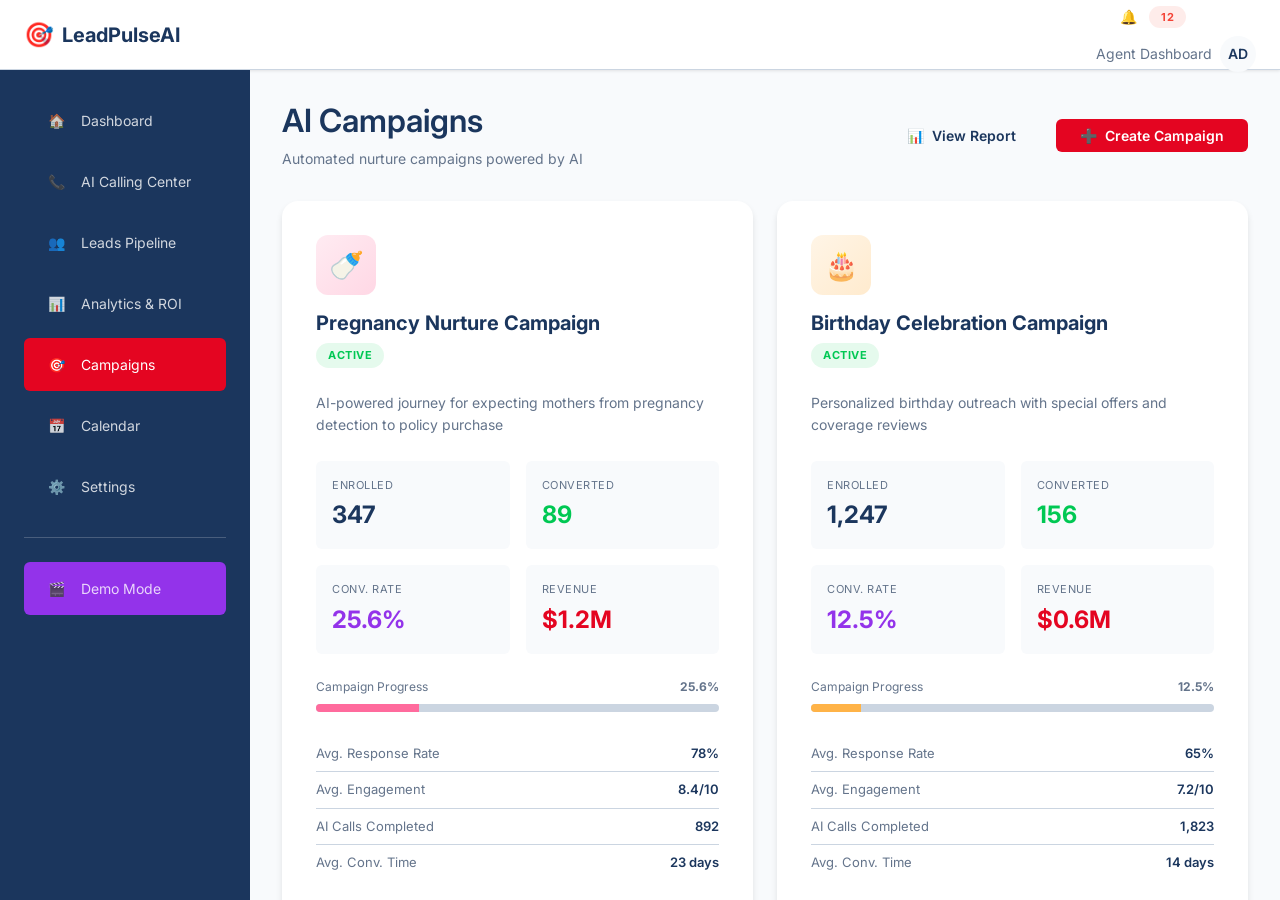
<file: LeadPulseAI-Prototype/campaigns.html>
<!DOCTYPE html>
<html lang="en">
<head>
    <meta charset="UTF-8">
    <meta name="viewport" content="width=device-width, initial-scale=1.0">
    <title>Campaigns - LeadPulseAI</title>
    <link rel="stylesheet" href="css/global.css">
    <link rel="stylesheet" href="css/components.css">
    <link rel="preconnect" href="https://fonts.googleapis.com">
    <link rel="preconnect" href="https://fonts.gstatic.com" crossorigin>
    <link href="https://fonts.googleapis.com/css2?family=Inter:wght@300;400;500;600;700;800&display=swap" rel="stylesheet">
    <style>
        .dashboard-layout {
            display: grid;
            grid-template-columns: 250px 1fr;
            grid-template-rows: 70px 1fr;
            height: 100vh;
            background: var(--background);
        }

        .top-nav {
            grid-column: 1 / -1;
            background: white;
            border-bottom: 1px solid var(--light);
            display: flex;
            align-items: center;
            justify-content: space-between;
            padding: 0 var(--space-lg);
            box-shadow: var(--shadow-sm);
        }

        .sidebar {
            background: var(--navy-blue);
            color: white;
            padding: var(--space-lg);
            overflow-y: auto;
        }

        .nav-item {
            display: flex;
            align-items: center;
            gap: var(--space-md);
            padding: var(--space-md) var(--space-lg);
            color: rgba(255, 255, 255, 0.8);
            text-decoration: none;
            border-radius: var(--radius-sm);
            transition: all var(--transition-fast);
            margin-bottom: var(--space-sm);
            font-size: 14px;
        }

        .nav-item:hover {
            background: rgba(255, 255, 255, 0.1);
            color: white;
            text-decoration: none;
        }

        .nav-item.active {
            background: var(--aia-red);
            color: white;
        }

        .nav-item.demo {
            background: var(--ai-purple);
            margin-top: var(--space-lg);
        }

        .main-content {
            padding: var(--space-xl);
            overflow-y: auto;
        }

        .campaigns-grid {
            display: grid;
            grid-template-columns: repeat(auto-fill, minmax(400px, 1fr));
            gap: var(--space-lg);
            margin-top: var(--space-xl);
        }

        .campaign-card {
            background: white;
            border-radius: var(--radius-lg);
            box-shadow: var(--shadow-md);
            padding: var(--space-xl);
            transition: all var(--transition-normal);
            border: 2px solid transparent;
        }

        .campaign-card:hover {
            box-shadow: var(--shadow-xl);
            transform: translateY(-4px);
            border-color: var(--aia-red);
        }

        .campaign-header {
            display: flex;
            justify-content: space-between;
            align-items: flex-start;
            margin-bottom: var(--space-lg);
        }

        .campaign-icon {
            width: 60px;
            height: 60px;
            border-radius: var(--radius-md);
            display: flex;
            align-items: center;
            justify-content: center;
            font-size: 28px;
            margin-bottom: var(--space-md);
        }

        .campaign-title {
            font-size: 20px;
            font-weight: 700;
            color: var(--navy-blue);
            margin: 0 0 8px 0;
        }

        .campaign-desc {
            font-size: 14px;
            color: var(--medium);
            margin: 0 0 var(--space-lg) 0;
            line-height: 1.6;
        }

        .campaign-stats {
            display: grid;
            grid-template-columns: repeat(2, 1fr);
            gap: var(--space-md);
            margin-bottom: var(--space-lg);
        }

        .stat-box {
            padding: var(--space-md);
            background: var(--background);
            border-radius: var(--radius-sm);
        }

        .stat-label {
            font-size: 11px;
            color: var(--medium);
            text-transform: uppercase;
            letter-spacing: 0.5px;
            margin-bottom: 4px;
        }

        .stat-value {
            font-size: 24px;
            font-weight: 700;
            color: var(--navy-blue);
        }

        .campaign-progress {
            margin-bottom: var(--space-lg);
        }

        .progress-label {
            display: flex;
            justify-content: space-between;
            font-size: 12px;
            margin-bottom: 8px;
            color: var(--medium);
        }

        .progress-bar {
            height: 8px;
            background: var(--light);
            border-radius: var(--radius-full);
            overflow: hidden;
        }

        .progress-fill {
            height: 100%;
            background: var(--gradient-primary);
            transition: width 0.3s ease;
        }

        .campaign-actions {
            display: flex;
            gap: var(--space-sm);
        }

        .metric-row {
            display: flex;
            justify-content: space-between;
            padding: var(--space-sm) 0;
            font-size: 13px;
        }

        .metric-row:not(:last-child) {
            border-bottom: 1px solid var(--light);
        }

        .metric-label {
            color: var(--medium);
        }

        .metric-value {
            font-weight: 600;
            color: var(--navy-blue);
        }
    </style>
</head>
<body>
    <div class="dashboard-layout">
        <!-- Top Navigation -->
        <nav class="top-nav">
            <div class="logo">
                <span class="logo-icon">🎯</span>
                <span>LeadPulseAI</span>
            </div>
            <div class="nav-actions">
                <button class="btn btn-ghost">
                    <span>🔔</span>
                    <span class="badge badge-danger" style="margin-left: 4px;">12</span>
                </button>
                <div style="display: flex; align-items: center; gap: var(--space-sm);">
                    <span style="font-size: 14px; color: var(--medium);">Agent Dashboard</span>
                    <div class="avatar" style="width: 36px; height: 36px; font-size: 14px;">AD</div>
                </div>
            </div>
        </nav>

        <!-- Sidebar -->
        <aside class="sidebar">
            <nav>
                <a href="dashboard.html" class="nav-item">
                    <span>🏠</span>
                    <span>Dashboard</span>
                </a>
                <a href="calling.html" class="nav-item">
                    <span>📞</span>
                    <span>AI Calling Center</span>
                </a>
                <a href="leads-pipeline.html" class="nav-item">
                    <span>👥</span>
                    <span>Leads Pipeline</span>
                </a>
                <a href="analytics.html" class="nav-item">
                    <span>📊</span>
                    <span>Analytics & ROI</span>
                </a>
                <a href="campaigns.html" class="nav-item active">
                    <span>🎯</span>
                    <span>Campaigns</span>
                </a>
                <a href="#" class="nav-item">
                    <span>📅</span>
                    <span>Calendar</span>
                </a>
                <a href="#" class="nav-item">
                    <span>⚙️</span>
                    <span>Settings</span>
                </a>
                <div style="margin: var(--space-lg) 0; height: 1px; background: rgba(255,255,255,0.2);"></div>
                <a href="demo-mode.html" class="nav-item demo">
                    <span>🎬</span>
                    <span>Demo Mode</span>
                </a>
            </nav>
        </aside>

        <!-- Main Content -->
        <main class="main-content">
            <div style="display: flex; justify-content: space-between; align-items: center; margin-bottom: var(--space-xl);">
                <div>
                    <h1 style="font-size: 32px; margin: 0 0 8px 0; color: var(--navy-blue);">AI Campaigns</h1>
                    <p style="color: var(--medium); margin: 0;">Automated nurture campaigns powered by AI</p>
                </div>
                <div style="display: flex; gap: var(--space-md);">
                    <button class="btn btn-ghost">
                        <span>📊</span>
                        <span>View Report</span>
                    </button>
                    <button class="btn btn-primary">
                        <span>➕</span>
                        <span>Create Campaign</span>
                    </button>
                </div>
            </div>

            <!-- Campaigns Grid -->
            <div class="campaigns-grid" id="campaignsGrid">
                <!-- Populated by JavaScript -->
            </div>
        </main>
    </div>

    <script src="js/data.js"></script>
    <script>
        // Enhanced campaigns data
        const enhancedCampaigns = [
            {
                id: "CAMP-001",
                name: "Pregnancy Nurture Campaign",
                icon: "🍼",
                color: "#FF6B9D",
                description: "AI-powered journey for expecting mothers from pregnancy detection to policy purchase",
                status: "active",
                leadsEnrolled: 347,
                converted: 89,
                conversionRate: 25.6,
                active: 258,
                avgConversionTime: 23,
                revenue: 1200000,
                touchpoints: 12,
                duration: 90,
                metrics: {
                    avgResponseRate: 78,
                    avgEngagementScore: 8.4,
                    callsCompleted: 892,
                    emailsSent: 2341
                }
            },
            {
                id: "CAMP-002",
                name: "Birthday Celebration Campaign",
                icon: "🎂",
                color: "#FFB347",
                description: "Personalized birthday outreach with special offers and coverage reviews",
                status: "active",
                leadsEnrolled: 1247,
                converted: 156,
                conversionRate: 12.5,
                active: 892,
                avgConversionTime: 14,
                revenue: 580000,
                touchpoints: 6,
                duration: 30,
                metrics: {
                    avgResponseRate: 65,
                    avgEngagementScore: 7.2,
                    callsCompleted: 1823,
                    emailsSent: 3741
                }
            },
            {
                id: "CAMP-003",
                name: "Policy Anniversary Upsell",
                icon: "🎁",
                color: "#9B59B6",
                description: "Strategic upsell campaign targeting policy anniversaries with personalized recommendations",
                status: "active",
                leadsEnrolled: 542,
                converted: 167,
                conversionRate: 30.8,
                active: 289,
                avgConversionTime: 18,
                revenue: 2100000,
                touchpoints: 8,
                duration: 60,
                metrics: {
                    avgResponseRate: 82,
                    avgEngagementScore: 8.9,
                    callsCompleted: 1247,
                    emailsSent: 2168
                }
            },
            {
                id: "CAMP-004",
                name: "Property Purchase Protection",
                icon: "🏠",
                color: "#3498DB",
                description: "Automated campaign for new property owners via PropertyGuru partnership",
                status: "active",
                leadsEnrolled: 423,
                converted: 128,
                conversionRate: 30.3,
                active: 234,
                avgConversionTime: 21,
                revenue: 1850000,
                touchpoints: 10,
                duration: 45,
                metrics: {
                    avgResponseRate: 76,
                    avgEngagementScore: 8.1,
                    callsCompleted: 982,
                    emailsSent: 1692
                }
            },
            {
                id: "CAMP-005",
                name: "Young Professionals - Career Milestone",
                icon: "💼",
                color: "#1ABC9C",
                description: "Targeted campaign for 25-35 year olds reaching career milestones",
                status: "active",
                leadsEnrolled: 678,
                converted: 142,
                conversionRate: 20.9,
                active: 489,
                avgConversionTime: 16,
                revenue: 890000,
                touchpoints: 7,
                duration: 30,
                metrics: {
                    avgResponseRate: 71,
                    avgEngagementScore: 7.8,
                    callsCompleted: 1534,
                    emailsSent: 2712
                }
            },
            {
                id: "CAMP-006",
                name: "Entrepreneur Insurance Program",
                icon: "🚀",
                color: "#E74C3C",
                description: "Specialized campaign for entrepreneurs leaving corporate jobs",
                status: "active",
                leadsEnrolled: 189,
                converted: 67,
                conversionRate: 35.4,
                active: 98,
                avgConversionTime: 19,
                revenue: 720000,
                touchpoints: 9,
                duration: 35,
                metrics: {
                    avgResponseRate: 84,
                    avgEngagementScore: 9.1,
                    callsCompleted: 456,
                    emailsSent: 756
                }
            }
        ];

        function renderCampaigns() {
            const grid = document.getElementById('campaignsGrid');
            grid.innerHTML = '';

            enhancedCampaigns.forEach(campaign => {
                const card = document.createElement('div');
                card.className = 'campaign-card';

                const progressPercent = ((campaign.converted / campaign.leadsEnrolled) * 100).toFixed(1);

                card.innerHTML = `
                    <div class="campaign-icon" style="background: linear-gradient(135deg, ${campaign.color}22, ${campaign.color}44);">
                        ${campaign.icon}
                    </div>

                    <div class="campaign-header">
                        <div style="flex: 1;">
                            <h3 class="campaign-title">${campaign.name}</h3>
                            <span class="badge badge-success">${campaign.status.toUpperCase()}</span>
                        </div>
                    </div>

                    <p class="campaign-desc">${campaign.description}</p>

                    <div class="campaign-stats">
                        <div class="stat-box">
                            <div class="stat-label">Enrolled</div>
                            <div class="stat-value">${campaign.leadsEnrolled.toLocaleString()}</div>
                        </div>
                        <div class="stat-box">
                            <div class="stat-label">Converted</div>
                            <div class="stat-value" style="color: var(--success);">${campaign.converted}</div>
                        </div>
                        <div class="stat-box">
                            <div class="stat-label">Conv. Rate</div>
                            <div class="stat-value" style="color: var(--ai-purple);">${campaign.conversionRate}%</div>
                        </div>
                        <div class="stat-box">
                            <div class="stat-label">Revenue</div>
                            <div class="stat-value" style="color: var(--aia-red);">$${(campaign.revenue / 1000000).toFixed(1)}M</div>
                        </div>
                    </div>

                    <div class="campaign-progress">
                        <div class="progress-label">
                            <span>Campaign Progress</span>
                            <span><strong>${progressPercent}%</strong></span>
                        </div>
                        <div class="progress-bar">
                            <div class="progress-fill" style="width: ${progressPercent}%; background: ${campaign.color};"></div>
                        </div>
                    </div>

                    <div style="margin-bottom: var(--space-lg);">
                        <div class="metric-row">
                            <span class="metric-label">Avg. Response Rate</span>
                            <span class="metric-value">${campaign.metrics.avgResponseRate}%</span>
                        </div>
                        <div class="metric-row">
                            <span class="metric-label">Avg. Engagement</span>
                            <span class="metric-value">${campaign.metrics.avgEngagementScore}/10</span>
                        </div>
                        <div class="metric-row">
                            <span class="metric-label">AI Calls Completed</span>
                            <span class="metric-value">${campaign.metrics.callsCompleted.toLocaleString()}</span>
                        </div>
                        <div class="metric-row">
                            <span class="metric-label">Avg. Conv. Time</span>
                            <span class="metric-value">${campaign.avgConversionTime} days</span>
                        </div>
                    </div>

                    <div class="campaign-actions">
                        <button class="btn btn-primary flex-1" onclick="viewCampaign('${campaign.id}')">
                            📊 View Details
                        </button>
                        <button class="btn btn-ghost" onclick="editCampaign('${campaign.id}')">
                            ✏️ Edit
                        </button>
                    </div>
                `;

                grid.appendChild(card);
            });
        }

        function viewCampaign(id) {
            alert(`Campaign Details for ${id}\n\nThis would open a detailed view with:\n• Complete lead list\n• Journey visualization\n• Performance analytics\n• A/B test results\n• Conversion funnel`);
        }

        function editCampaign(id) {
            alert(`Edit Campaign: ${id}\n\nThis would open the campaign editor with:\n• Touchpoint configuration\n• AI script customization\n• Trigger rules\n• Timing settings\n• Target audience`);
        }

        // Initialize
        window.addEventListener('load', () => {
            renderCampaigns();
        });
    </script>
</body>
</html>
</file>
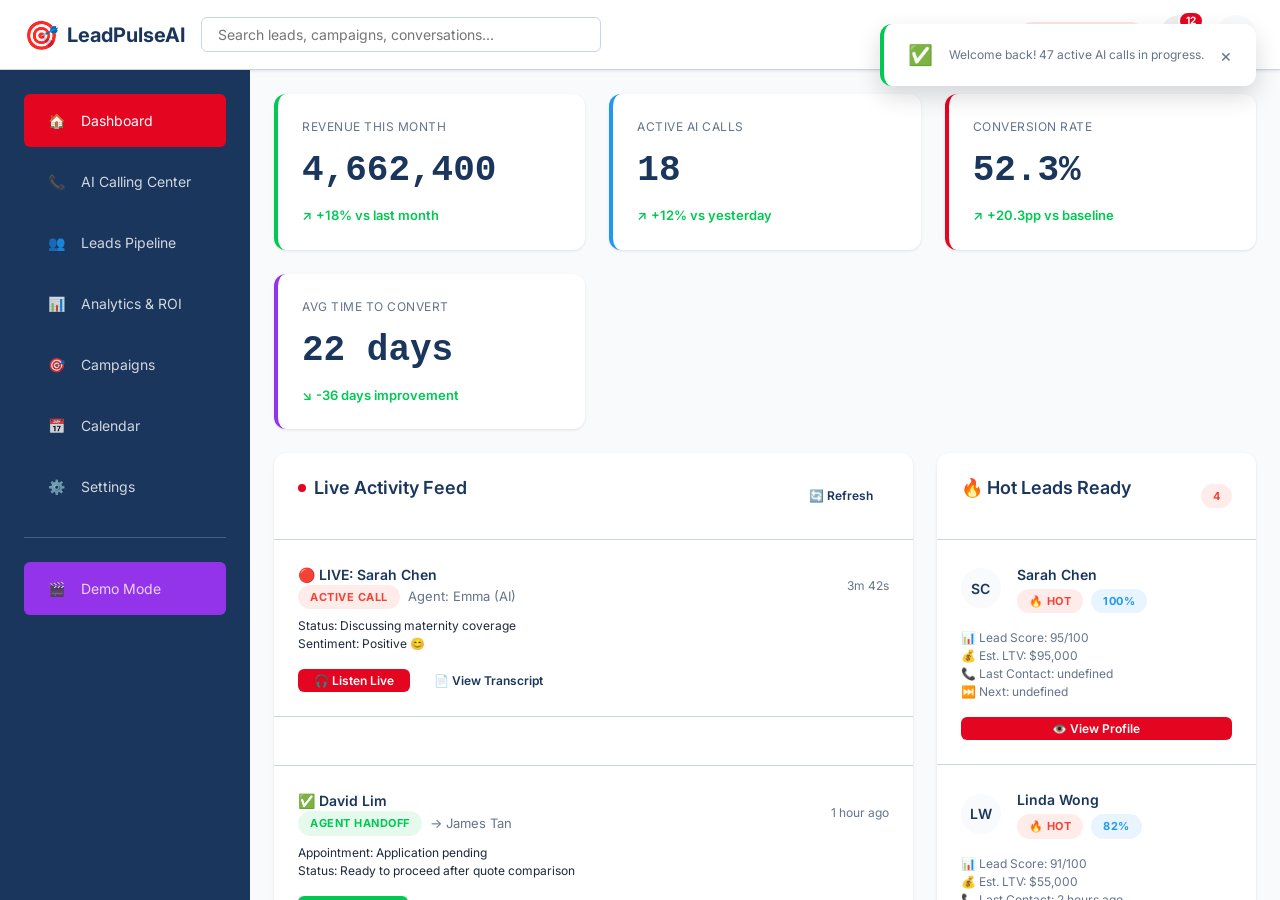
<file: LeadPulseAI-Prototype/dashboard.html>
<!DOCTYPE html>
<html lang="en">
<head>
    <meta charset="UTF-8">
    <meta name="viewport" content="width=device-width, initial-scale=1.0">
    <title>Dashboard - LeadPulseAI</title>
    <link rel="stylesheet" href="css/global.css">
    <link rel="stylesheet" href="css/components.css">
    <link rel="preconnect" href="https://fonts.googleapis.com">
    <link rel="preconnect" href="https://fonts.gstatic.com" crossorigin>
    <link href="https://fonts.googleapis.com/css2?family=Inter:wght@300;400;500;600;700;800&display=swap" rel="stylesheet">
    <style>
        .dashboard-layout {
            display: grid;
            grid-template-columns: 250px 1fr;
            grid-template-rows: 70px 1fr;
            height: 100vh;
            background: var(--background);
        }

        .top-nav {
            grid-column: 1 / -1;
            background: white;
            border-bottom: 1px solid var(--light);
            display: flex;
            align-items: center;
            justify-content: space-between;
            padding: 0 var(--space-lg);
            box-shadow: var(--shadow-sm);
            position: sticky;
            top: 0;
            z-index: 100;
        }

        .logo {
            display: flex;
            align-items: center;
            gap: var(--space-sm);
            font-size: 20px;
            font-weight: 700;
            color: var(--navy-blue);
        }

        .logo-icon {
            font-size: 28px;
        }

        .search-box {
            width: 400px;
        }

        .nav-actions {
            display: flex;
            align-items: center;
            gap: var(--space-md);
        }

        .sidebar {
            background: var(--navy-blue);
            color: white;
            padding: var(--space-lg);
            overflow-y: auto;
        }

        .nav-item {
            display: flex;
            align-items: center;
            gap: var(--space-md);
            padding: var(--space-md) var(--space-lg);
            color: rgba(255, 255, 255, 0.8);
            text-decoration: none;
            border-radius: var(--radius-sm);
            transition: all var(--transition-fast);
            margin-bottom: var(--space-sm);
            font-size: 14px;
        }

        .nav-item:hover {
            background: rgba(255, 255, 255, 0.1);
            color: white;
            text-decoration: none;
        }

        .nav-item.active {
            background: var(--aia-red);
            color: white;
        }

        .nav-item.demo {
            background: var(--ai-purple);
            margin-top: var(--space-lg);
        }

        .main-content {
            padding: var(--space-lg);
            overflow-y: auto;
            animation: fadeIn 0.3s ease-in;
        }

        .stats-grid {
            display: grid;
            grid-template-columns: repeat(auto-fit, minmax(250px, 1fr));
            gap: var(--space-lg);
            margin-bottom: var(--space-lg);
        }

        .stat-card {
            background: white;
            border-radius: var(--radius-md);
            padding: var(--space-lg);
            box-shadow: var(--shadow-sm);
            transition: all var(--transition-normal);
            border-left: 4px solid transparent;
        }

        .stat-card:hover {
            transform: translateY(-2px);
            box-shadow: var(--shadow-md);
        }

        .stat-card.revenue { border-left-color: var(--success); }
        .stat-card.calls { border-left-color: var(--info); }
        .stat-card.conversion { border-left-color: var(--aia-red); }
        .stat-card.time { border-left-color: var(--ai-purple); }

        .stat-label {
            font-size: 12px;
            color: var(--medium);
            text-transform: uppercase;
            letter-spacing: 0.5px;
            margin-bottom: var(--space-sm);
        }

        .stat-value {
            font-size: 36px;
            font-weight: 700;
            color: var(--navy-blue);
            margin-bottom: var(--space-sm);
            font-family: var(--font-mono);
        }

        .stat-change {
            font-size: 13px;
            font-weight: 600;
            display: flex;
            align-items: center;
            gap: 4px;
        }

        .stat-change.positive { color: var(--success); }
        .stat-change.negative { color: var(--danger); }

        .content-grid {
            display: grid;
            grid-template-columns: 2fr 1fr;
            gap: var(--space-lg);
            margin-bottom: var(--space-lg);
        }

        .activity-feed {
            background: white;
            border-radius: var(--radius-md);
            box-shadow: var(--shadow-sm);
            overflow: hidden;
        }

        .feed-header {
            padding: var(--space-lg);
            border-bottom: 1px solid var(--light);
            display: flex;
            align-items: center;
            justify-content: space-between;
        }

        .feed-title {
            font-size: 18px;
            font-weight: 600;
            color: var(--navy-blue);
            display: flex;
            align-items: center;
            gap: var(--space-sm);
        }

        .feed-content {
            max-height: 500px;
            overflow-y: auto;
        }

        .activity-item {
            padding: var(--space-lg);
            border-bottom: 1px solid var(--light);
            transition: background-color var(--transition-fast);
            animation: slideIn 0.3s ease-out;
        }

        .activity-item:hover {
            background: var(--background);
        }

        .activity-header {
            display: flex;
            align-items: center;
            justify-content: space-between;
            margin-bottom: var(--space-sm);
        }

        .activity-lead {
            font-weight: 600;
            color: var(--navy-blue);
        }

        .activity-time {
            font-size: 12px;
            color: var(--medium);
        }

        .activity-status {
            font-size: 13px;
            color: var(--medium);
            display: flex;
            align-items: center;
            gap: var(--space-sm);
        }

        .activity-actions {
            margin-top: var(--space-md);
            display: flex;
            gap: var(--space-sm);
        }

        .hot-leads-panel {
            background: white;
            border-radius: var(--radius-md);
            box-shadow: var(--shadow-sm);
        }

        .lead-card {
            padding: var(--space-lg);
            border-bottom: 1px solid var(--light);
            transition: background-color var(--transition-fast);
        }

        .lead-card:hover {
            background: var(--background);
        }

        .lead-header {
            display: flex;
            align-items: center;
            gap: var(--space-md);
            margin-bottom: var(--space-md);
        }

        .lead-name {
            font-weight: 600;
            color: var(--navy-blue);
        }

        .lead-meta {
            font-size: 12px;
            color: var(--medium);
            margin-bottom: var(--space-sm);
        }

        .lead-actions {
            display: flex;
            gap: var(--space-sm);
            margin-top: var(--space-md);
        }

        .live-indicator {
            display: inline-flex;
            align-items: center;
            gap: 6px;
            background: rgba(228, 5, 33, 0.1);
            padding: 4px 12px;
            border-radius: var(--radius-full);
            font-size: 12px;
            font-weight: 600;
            color: var(--aia-red);
        }

        .live-dot {
            width: 8px;
            height: 8px;
            background: var(--aia-red);
            border-radius: 50%;
            animation: pulse 2s ease-in-out infinite;
        }

        @media (max-width: 1024px) {
            .dashboard-layout {
                grid-template-columns: 1fr;
            }

            .sidebar {
                display: none;
            }

            .content-grid {
                grid-template-columns: 1fr;
            }

            .search-box {
                width: 250px;
            }
        }
    </style>
</head>
<body>
    <div class="dashboard-layout">
        <!-- Top Navigation -->
        <nav class="top-nav">
            <div class="flex items-center gap-md">
                <div class="logo">
                    <span class="logo-icon">🎯</span>
                    <span>LeadPulseAI</span>
                </div>
                <input type="search" class="form-input search-box" placeholder="Search leads, campaigns, conversations...">
            </div>
            <div class="nav-actions">
                <div class="live-indicator">
                    <span class="live-dot"></span>
                    <span>47 Active Calls</span>
                </div>
                <div class="indicator">
                    <button class="btn-icon" onclick="showNotifications()">🔔</button>
                    <span class="indicator-badge">12</span>
                </div>
                <div class="dropdown">
                    <div class="avatar" onclick="toggleUserMenu()">
                        <span style="font-size: 14px;">AM</span>
                    </div>
                </div>
            </div>
        </nav>

        <!-- Sidebar Navigation -->
        <aside class="sidebar">
            <nav>
                <a href="dashboard.html" class="nav-item active">
                    <span>🏠</span>
                    <span>Dashboard</span>
                </a>
                <a href="calling.html" class="nav-item">
                    <span>📞</span>
                    <span>AI Calling Center</span>
                </a>
                <a href="leads-pipeline.html" class="nav-item">
                    <span>👥</span>
                    <span>Leads Pipeline</span>
                </a>
                <a href="analytics.html" class="nav-item">
                    <span>📊</span>
                    <span>Analytics & ROI</span>
                </a>
                <a href="campaigns.html" class="nav-item">
                    <span>🎯</span>
                    <span>Campaigns</span>
                </a>
                <a href="calendar.html" class="nav-item">
                    <span>📅</span>
                    <span>Calendar</span>
                </a>
                <a href="#" class="nav-item">
                    <span>⚙️</span>
                    <span>Settings</span>
                </a>
                <div style="margin: var(--space-lg) 0; height: 1px; background: rgba(255,255,255,0.2);"></div>
                <a href="demo-mode.html" class="nav-item demo">
                    <span>🎬</span>
                    <span>Demo Mode</span>
                </a>
            </nav>
        </aside>

        <!-- Main Content -->
        <main class="main-content">
            <!-- Stats Cards -->
            <div class="stats-grid">
                <div class="stat-card revenue">
                    <div class="stat-label">Revenue This Month</div>
                    <div class="stat-value" id="revenue">$0</div>
                    <div class="stat-change positive">
                        <span>↗️</span>
                        <span>+18% vs last month</span>
                    </div>
                </div>

                <div class="stat-card calls">
                    <div class="stat-label">Active AI Calls</div>
                    <div class="stat-value" id="activeCalls">0</div>
                    <div class="stat-change positive">
                        <span>↗️</span>
                        <span>+12% vs yesterday</span>
                    </div>
                </div>

                <div class="stat-card conversion">
                    <div class="stat-label">Conversion Rate</div>
                    <div class="stat-value" id="conversionRate">0%</div>
                    <div class="stat-change positive">
                        <span>↗️</span>
                        <span>+20.3pp vs baseline</span>
                    </div>
                </div>

                <div class="stat-card time">
                    <div class="stat-label">Avg Time to Convert</div>
                    <div class="stat-value" id="avgTime">0</div>
                    <div class="stat-change positive">
                        <span>↘️</span>
                        <span>-36 days improvement</span>
                    </div>
                </div>
            </div>

            <!-- Activity Feed + Hot Leads -->
            <div class="content-grid">
                <!-- Live Activity Feed -->
                <div class="activity-feed">
                    <div class="feed-header">
                        <h3 class="feed-title">
                            <span class="live-dot"></span>
                            Live Activity Feed
                        </h3>
                        <button class="btn btn-sm btn-ghost" onclick="refreshActivity()">🔄 Refresh</button>
                    </div>
                    <div class="feed-content" id="activityFeed">
                        <!-- Populated by JavaScript -->
                    </div>
                </div>

                <!-- Hot Leads Panel -->
                <div class="hot-leads-panel">
                    <div class="feed-header">
                        <h3 class="feed-title">
                            🔥 Hot Leads Ready
                        </h3>
                        <span class="badge badge-danger" id="hotLeadCount">0</span>
                    </div>
                    <div id="hotLeadsList">
                        <!-- Populated by JavaScript -->
                    </div>
                </div>
            </div>

            <!-- Quick Stats Footer -->
            <div class="card">
                <div class="flex items-center justify-between">
                    <div class="text-center" style="flex: 1;">
                        <div class="text-2xl font-bold text-navy-blue" id="leadsNurtured">0</div>
                        <div class="text-sm text-medium">Leads Nurtured Today</div>
                    </div>
                    <div class="divider-vertical"></div>
                    <div class="text-center" style="flex: 1;">
                        <div class="text-2xl font-bold text-navy-blue" id="appointmentsBooked">0</div>
                        <div class="text-sm text-medium">Appointments Booked</div>
                    </div>
                    <div class="divider-vertical"></div>
                    <div class="text-center" style="flex: 1;">
                        <div class="text-2xl font-bold text-navy-blue" id="aiCallsToday">0</div>
                        <div class="text-sm text-medium">AI Calls Completed</div>
                    </div>
                </div>
            </div>
        </main>
    </div>

    <!-- Toast Container -->
    <div class="toast-container" id="toastContainer"></div>

    <script src="js/data.js"></script>
    <script>
        // Animation helper
        function animateValue(element, start, end, duration, prefix = '', suffix = '') {
            let current = start;
            const range = end - start;
            const increment = range / (duration / 16);
            const timer = setInterval(() => {
                current += increment;
                if ((increment > 0 && current >= end) || (increment < 0 && current <= end)) {
                    current = end;
                    clearInterval(timer);
                }
                element.textContent = prefix + Math.round(current).toLocaleString() + suffix;
            }, 16);
        }

        // Format currency
        function formatCurrency(value) {
            return '$' + (value / 1000000).toFixed(1) + 'M';
        }

        // Time ago formatter
        function timeAgo(timestamp) {
            const now = new Date();
            const past = new Date(timestamp);
            const seconds = Math.floor((now - past) / 1000);

            if (seconds < 60) return `${seconds} seconds ago`;
            if (seconds < 3600) return `${Math.floor(seconds / 60)} minutes ago`;
            if (seconds < 86400) return `${Math.floor(seconds / 3600)} hours ago`;
            return `${Math.floor(seconds / 86400)} days ago`;
        }

        // Create activity item
        function createActivityItem(activity) {
            const div = document.createElement('div');
            div.className = 'activity-item';

            let content = '';
            let badgeClass = 'badge-info';
            let actionButtons = '';

            switch(activity.type) {
                case 'call_active':
                    badgeClass = 'badge-danger';
                    content = `
                        <div class="activity-header">
                            <div>
                                <div class="activity-lead">🔴 LIVE: ${activity.lead}</div>
                                <div class="activity-status">
                                    <span class="badge ${badgeClass}">Active Call</span>
                                    <span>Agent: ${activity.agent}</span>
                                </div>
                            </div>
                            <div class="activity-time">${activity.duration}</div>
                        </div>
                        <div style="margin-top: var(--space-sm);">
                            <div class="text-sm">Status: ${activity.status}</div>
                            <div class="text-sm">Sentiment: ${activity.sentiment}</div>
                        </div>
                    `;
                    actionButtons = `
                        <button class="btn btn-sm btn-primary" onclick="location.href='calling.html'">🎧 Listen Live</button>
                        <button class="btn btn-sm btn-ghost">📄 View Transcript</button>
                    `;
                    break;

                case 'handoff':
                    badgeClass = 'badge-success';
                    content = `
                        <div class="activity-header">
                            <div>
                                <div class="activity-lead">✅ ${activity.lead}</div>
                                <div class="activity-status">
                                    <span class="badge ${badgeClass}">Agent Handoff</span>
                                    <span>→ ${activity.agent}</span>
                                </div>
                            </div>
                            <div class="activity-time">${activity.timestamp}</div>
                        </div>
                        <div style="margin-top: var(--space-sm);">
                            <div class="text-sm">Appointment: ${activity.appointment}</div>
                            <div class="text-sm">Status: ${activity.status}</div>
                        </div>
                    `;
                    actionButtons = `
                        <button class="btn btn-sm btn-success" onclick="location.href='lead-profile.html?id=LC-2025-8472'">👁️ View Lead</button>
                    `;
                    break;

                case 'call_completed':
                    badgeClass = 'badge-info';
                    content = `
                        <div class="activity-header">
                            <div>
                                <div class="activity-lead">📞 ${activity.lead}</div>
                                <div class="activity-status">
                                    <span class="badge ${badgeClass}">Call Completed</span>
                                    <span>Agent: ${activity.agent}</span>
                                </div>
                            </div>
                            <div class="activity-time">${activity.timestamp}</div>
                        </div>
                        <div style="margin-top: var(--space-sm);">
                            <div class="text-sm">Duration: ${activity.duration}</div>
                            <div class="text-sm">Outcome: ${activity.outcome}</div>
                        </div>
                    `;
                    break;

                case 'trigger':
                    badgeClass = 'badge-warning';
                    content = `
                        <div class="activity-header">
                            <div>
                                <div class="activity-lead">🎂 ${activity.lead}</div>
                                <div class="activity-status">
                                    <span class="badge ${badgeClass}">Trigger Event</span>
                                    <span>${activity.trigger}</span>
                                </div>
                            </div>
                            <div class="activity-time">${activity.timestamp}</div>
                        </div>
                        <div style="margin-top: var(--space-sm);">
                            <div class="text-sm">Campaign: ${activity.campaign}</div>
                            <div class="text-sm">${activity.status}</div>
                        </div>
                    `;
                    break;
            }

            div.innerHTML = content + (actionButtons ? `<div class="activity-actions">${actionButtons}</div>` : '');
            return div;
        }

        // Create hot lead card
        function createHotLeadCard(lead) {
            const div = document.createElement('div');
            div.className = 'lead-card';

            const tempColor = lead.temperature === 'hot' ? 'danger' : 'warning';
            const tempIcon = lead.temperature === 'hot' ? '🔥' : '🟡';

            div.innerHTML = `
                <div class="lead-header">
                    <div class="avatar">${lead.name.split(' ').map(n => n[0]).join('')}</div>
                    <div style="flex: 1;">
                        <div class="lead-name">${lead.name}</div>
                        <div class="flex items-center gap-sm" style="margin-top: 4px;">
                            <span class="badge badge-${tempColor}">${tempIcon} ${lead.temperature.toUpperCase()}</span>
                            <span class="badge badge-info">${lead.conversionProbability}%</span>
                        </div>
                    </div>
                </div>
                <div class="lead-meta">
                    <div>📊 Lead Score: ${lead.leadScore}/100</div>
                    <div>💰 Est. LTV: $${lead.estimatedLTV.toLocaleString()}</div>
                    <div>📞 Last Contact: ${lead.lastContact}</div>
                    <div>⏭️ Next: ${lead.nextAction}</div>
                </div>
                <div class="lead-actions">
                    <button class="btn btn-sm btn-primary w-full" onclick="location.href='lead-profile.html?id=${lead.id}'">
                        👁️ View Profile
                    </button>
                </div>
            `;

            return div;
        }

        // Show toast notification
        function showToast(message, type = 'info') {
            const container = document.getElementById('toastContainer');
            const toast = document.createElement('div');
            toast.className = `toast toast-${type}`;

            const icons = {
                success: '✅',
                warning: '⚠️',
                danger: '❌',
                info: 'ℹ️'
            };

            toast.innerHTML = `
                <div class="toast-icon">${icons[type]}</div>
                <div class="toast-content">
                    <div class="toast-message">${message}</div>
                </div>
                <button class="toast-close" onclick="this.parentElement.remove()">×</button>
            `;

            container.appendChild(toast);

            setTimeout(() => {
                toast.style.animation = 'fadeOut 0.3s ease-out';
                setTimeout(() => toast.remove(), 300);
            }, 5000);
        }

        // Initialize dashboard
        function initDashboard() {
            // Animate stats
            setTimeout(() => {
                animateValue(document.getElementById('revenue'), 0, dashboardStats.revenueThisMonth, 2000, '', '');
                document.getElementById('revenue').textContent = formatCurrency(dashboardStats.revenueThisMonth) + ' SGD';
            }, 300);

            setTimeout(() => {
                animateValue(document.getElementById('activeCalls'), 0, dashboardStats.activeAICalls, 1500);
            }, 500);

            setTimeout(() => {
                document.getElementById('conversionRate').textContent = dashboardStats.conversionRate + '%';
            }, 700);

            setTimeout(() => {
                document.getElementById('avgTime').textContent = dashboardStats.avgTimeToConvert + ' days';
            }, 900);

            // Animate footer stats
            setTimeout(() => {
                animateValue(document.getElementById('leadsNurtured'), 0, dashboardStats.leadsCaptured, 2000);
            }, 1100);

            setTimeout(() => {
                animateValue(document.getElementById('appointmentsBooked'), 0, dashboardStats.aiCallsToday, 1800);
            }, 1300);

            setTimeout(() => {
                animateValue(document.getElementById('aiCallsToday'), 0, dashboardStats.aiCallsToday, 1600);
            }, 1500);

            // Load activity feed
            const feedContainer = document.getElementById('activityFeed');
            liveActivity.forEach((activity, index) => {
                setTimeout(() => {
                    feedContainer.appendChild(createActivityItem(activity));
                }, index * 200);
            });

            // Load hot leads
            const hotLeadsContainer = document.getElementById('hotLeadsList');
            const hotLeads = [sarahChen, ...activeLeads.filter(l => l.temperature === 'hot')];
            hotLeads.forEach((lead, index) => {
                setTimeout(() => {
                    hotLeadsContainer.appendChild(createHotLeadCard({
                        ...lead,
                        name: lead.fullName || lead.name,
                        id: lead.id
                    }));
                }, index * 150);
            });

            document.getElementById('hotLeadCount').textContent = hotLeads.length;

            // Welcome toast
            setTimeout(() => {
                showToast('Welcome back! 47 active AI calls in progress.', 'success');
            }, 1000);
        }

        // Refresh activity
        function refreshActivity() {
            showToast('Activity feed refreshed', 'info');
            // In real app, would fetch new data
        }

        // Simulate real-time updates
        function startRealTimeUpdates() {
            setInterval(() => {
                // Randomly update active calls
                const currentCalls = parseInt(document.getElementById('activeCalls').textContent);
                const newCalls = currentCalls + Math.floor(Math.random() * 3) - 1;
                if (newCalls >= 0) {
                    document.getElementById('activeCalls').textContent = Math.max(newCalls, 40);
                }
            }, 10000);
        }

        // Initialize on load
        window.addEventListener('load', () => {
            initDashboard();
            startRealTimeUpdates();
        });

        // Placeholder functions
        function showNotifications() {
            showToast('You have 12 new notifications', 'info');
        }

        function toggleUserMenu() {
            showToast('User menu coming soon', 'info');
        }
    </script>
</body>
</html>
</file>
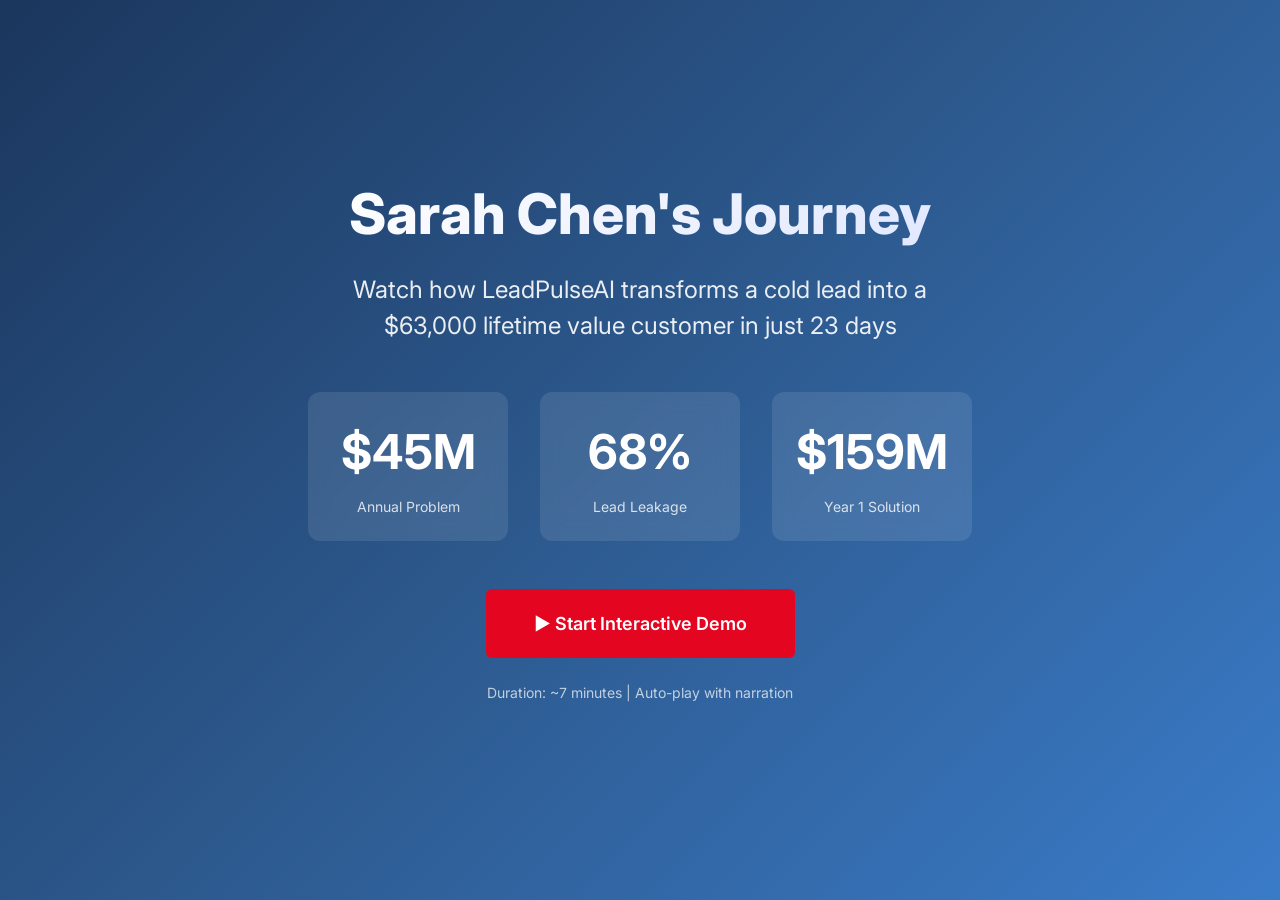
<file: LeadPulseAI-Prototype/demo-mode.html>
<!DOCTYPE html>
<html lang="en">
<head>
    <meta charset="UTF-8">
    <meta name="viewport" content="width=device-width, initial-scale=1.0">
    <title>Demo Mode - Sarah Chen's Journey - LeadPulseAI</title>
    <link rel="stylesheet" href="css/global.css">
    <link rel="stylesheet" href="css/components.css">
    <link href="https://fonts.googleapis.com/css2?family=Inter:wght@300;400;500;600;700;800&display=swap" rel="stylesheet">
    <style>
        body {
            margin: 0;
            overflow: hidden;
            background: #000;
        }

        .demo-container {
            position: relative;
            width: 100vw;
            height: 100vh;
            display: flex;
            flex-direction: column;
        }

        .demo-header {
            background: linear-gradient(135deg, #1B365D 0%, #2D5A8F 100%);
            color: white;
            padding: var(--space-lg);
            display: flex;
            align-items: center;
            justify-content: space-between;
            box-shadow: var(--shadow-lg);
            z-index: 1000;
        }

        .demo-title {
            font-size: 24px;
            font-weight: 700;
            display: flex;
            align-items: center;
            gap: var(--space-md);
        }

        .demo-controls {
            display: flex;
            gap: var(--space-md);
        }

        .demo-progress-bar {
            background: rgba(255, 255, 255, 0.2);
            height: 4px;
            position: relative;
        }

        .demo-progress-fill {
            background: var(--neon-green);
            height: 100%;
            width: 0%;
            transition: width 1s ease-out;
        }

        .demo-steps {
            display: flex;
            justify-content: space-between;
            padding: var(--space-md) var(--space-lg);
            background: rgba(27, 54, 93, 0.5);
            color: white;
        }

        .step {
            flex: 1;
            text-align: center;
            padding: var(--space-sm);
            font-size: 13px;
            opacity: 0.5;
            transition: all var(--transition-normal);
            position: relative;
        }

        .step.active {
            opacity: 1;
            font-weight: 600;
        }

        .step.completed {
            opacity: 0.7;
        }

        .step.completed::after {
            content: '✓';
            position: absolute;
            top: -8px;
            right: 8px;
            background: var(--success);
            color: white;
            width: 20px;
            height: 20px;
            border-radius: 50%;
            display: flex;
            align-items: center;
            justify-content: center;
            font-size: 12px;
        }

        .demo-content {
            flex: 1;
            position: relative;
            background: var(--background);
            overflow: hidden;
        }

        .demo-frame {
            width: 100%;
            height: 100%;
            border: none;
            background: white;
        }

        .demo-narration {
            position: absolute;
            bottom: 40px;
            left: 50%;
            transform: translateX(-50%);
            background: rgba(0, 0, 0, 0.9);
            backdrop-filter: blur(10px);
            color: white;
            padding: var(--space-xl);
            border-radius: var(--radius-lg);
            max-width: 800px;
            width: 90%;
            box-shadow: var(--shadow-xl);
            animation: slideIn 0.5s ease-out;
            z-index: 100;
        }

        .narration-text {
            font-size: 18px;
            line-height: 1.8;
            text-align: center;
        }

        .demo-spotlight {
            position: absolute;
            border: 3px solid var(--neon-green);
            border-radius: var(--radius-md);
            pointer-events: none;
            box-shadow: 0 0 20px rgba(0, 255, 136, 0.5);
            animation: pulse 2s ease-in-out infinite;
            z-index: 99;
        }

        .skip-button {
            position: fixed;
            top: 100px;
            right: 20px;
            z-index: 1001;
        }

        @keyframes pulse {
            0%, 100% { transform: scale(1); opacity: 1; }
            50% { transform: scale(1.02); opacity: 0.8; }
        }

        .intro-screen {
            position: absolute;
            top: 0;
            left: 0;
            width: 100%;
            height: 100%;
            background: linear-gradient(135deg, #1B365D 0%, #2D5A8F 50%, #3A7BC8 100%);
            display: flex;
            align-items: center;
            justify-content: center;
            z-index: 200;
            color: white;
            text-align: center;
        }

        .intro-content {
            max-width: 800px;
            padding: var(--space-2xl);
        }

        .intro-title {
            font-size: 56px;
            font-weight: 800;
            margin-bottom: var(--space-lg);
            background: linear-gradient(135deg, #ffffff 0%, #e0e7ff 100%);
            -webkit-background-clip: text;
            -webkit-text-fill-color: transparent;
        }

        .intro-subtitle {
            font-size: 24px;
            margin-bottom: var(--space-xl);
            opacity: 0.9;
        }

        .intro-stats {
            display: grid;
            grid-template-columns: repeat(3, 1fr);
            gap: var(--space-xl);
            margin: var(--space-2xl) 0;
        }

        .intro-stat {
            padding: var(--space-lg);
            background: rgba(255, 255, 255, 0.1);
            backdrop-filter: blur(10px);
            border-radius: var(--radius-md);
        }

        .intro-stat-value {
            font-size: 48px;
            font-weight: 700;
            margin-bottom: 8px;
        }

        .intro-stat-label {
            font-size: 14px;
            opacity: 0.8;
        }

        @media (max-width: 768px) {
            .demo-steps {
                display: none;
            }

            .intro-stats {
                grid-template-columns: 1fr;
            }

            .intro-title {
                font-size: 36px;
            }
        }
    </style>
</head>
<body>
    <div class="demo-container">
        <!-- Intro Screen -->
        <div class="intro-screen" id="introScreen">
            <div class="intro-content">
                <h1 class="intro-title">Sarah Chen's Journey</h1>
                <p class="intro-subtitle">
                    Watch how LeadPulseAI transforms a cold lead into a<br>
                    $63,000 lifetime value customer in just 23 days
                </p>

                <div class="intro-stats">
                    <div class="intro-stat">
                        <div class="intro-stat-value">$45M</div>
                        <div class="intro-stat-label">Annual Problem</div>
                    </div>
                    <div class="intro-stat">
                        <div class="intro-stat-value">68%</div>
                        <div class="intro-stat-label">Lead Leakage</div>
                    </div>
                    <div class="intro-stat">
                        <div class="intro-stat-value">$159M</div>
                        <div class="intro-stat-label">Year 1 Solution</div>
                    </div>
                </div>

                <button class="btn btn-primary btn-lg" onclick="startDemo()" style="padding: var(--space-lg) var(--space-2xl); font-size: 18px;">
                    ▶️ Start Interactive Demo
                </button>

                <p style="margin-top: var(--space-lg); font-size: 14px; opacity: 0.7;">
                    Duration: ~7 minutes | Auto-play with narration
                </p>
            </div>
        </div>

        <!-- Demo Header -->
        <div class="demo-header" style="display: none;" id="demoHeader">
            <div class="demo-title">
                <span>🎬</span>
                <span>Interactive Demo: Sarah Chen's Journey</span>
            </div>
            <div class="demo-controls">
                <button class="btn btn-success" id="playBtn" onclick="playDemo()">▶️ Play</button>
                <button class="btn btn-secondary" id="pauseBtn" onclick="pauseDemo()" style="display: none;">⏸️ Pause</button>
                <button class="btn btn-ghost" onclick="exitDemo()">❌ Exit</button>
            </div>
        </div>

        <!-- Progress Bar -->
        <div class="demo-progress-bar" style="display: none;" id="progressBar">
            <div class="demo-progress-fill" id="progressFill"></div>
        </div>

        <!-- Steps -->
        <div class="demo-steps" style="display: none;" id="demoSteps">
            <div class="step active" data-step="1">1. Introduction</div>
            <div class="step" data-step="2">2. Trigger Detection</div>
            <div class="step" data-step="3">3. First AI Call</div>
            <div class="step" data-step="4">4. Nurturing Sequence</div>
            <div class="step" data-step="5">5. Agent Handoff</div>
            <div class="step" data-step="6">6. Conversion & ROI</div>
        </div>

        <!-- Main Content -->
        <div class="demo-content" style="display: none;" id="demoContent">
            <iframe class="demo-frame" id="demoFrame" src="dashboard.html"></iframe>

            <!-- Narration Overlay -->
            <div class="demo-narration" id="narration" style="display: none;">
                <div class="narration-text" id="narrationText"></div>
            </div>
        </div>
    </div>

    <script src="js/data.js"></script>
    <script>
        let currentStep = 0;
        let isPaused = false;
        let demoTimeout;

        const demoScript = [
            {
                step: 1,
                title: "Introduction",
                page: "dashboard.html",
                duration: 10000,
                narration: "Meet AIA Singapore. They're losing $45-60 million annually because 68% of qualified leads go cold during nurturing. Let me show you how LeadPulseAI solves this...",
                progress: 0
            },
            {
                step: 2,
                title: "Trigger Detection",
                page: "dashboard.html",
                duration: 15000,
                narration: "This is Sarah Chen. She just announced her pregnancy on social media. Within 6 hours, LeadPulseAI's trigger detection system identifies this as a high-intent life event and automatically schedules a personalized outreach call. The critical 72-hour window starts NOW.",
                progress: 16
            },
            {
                step: 3,
                title: "First AI Call",
                page: "calling.html",
                duration: 90000,
                narration: "Watch Emma, our AI agent, make the first call. Notice how she builds rapport, identifies Sarah's needs, and adapts in real-time based on sentiment analysis. This conversation is happening autonomously - no human intervention needed.",
                progress: 33
            },
            {
                step: 4,
                title: "Nurturing Sequence",
                page: "lead-profile.html?id=LC-2025-8472",
                duration: 30000,
                narration: "Over the next 23 days, AI maintains 8 touchpoints with Sarah - calls, emails, SMS. Each interaction builds trust, addresses objections, and moves her closer to conversion. Notice how the conversion probability increases from 32% to 75%.",
                progress: 50
            },
            {
                step: 5,
                title: "Agent Handoff",
                page: "lead-profile.html?id=LC-2025-8472",
                duration: 20000,
                narration: "When Sarah is sales-ready, AI hands her to Rachel Tan - a human agent - with complete context: conversation history, behavioral insights, and recommended approach. Rachel doesn't waste time qualifying. She closes the deal.",
                progress: 66
            },
            {
                step: 6,
                title: "Conversion & ROI",
                page: "analytics.html",
                duration: 25000,
                narration: "Sarah converts to a $63,000 lifetime value customer. Now multiply this by thousands of leads. The result? $159 million in Year 1 revenue impact on a $2.45 million investment. That's a 6,400% ROI. This is the future of insurance.",
                progress: 83
            }
        ];

        function startDemo() {
            // Hide intro, show demo
            document.getElementById('introScreen').style.display = 'none';
            document.getElementById('demoHeader').style.display = 'flex';
            document.getElementById('progressBar').style.display = 'block';
            document.getElementById('demoSteps').style.display = 'flex';
            document.getElementById('demoContent').style.display = 'block';

            // Start playing
            currentStep = 0;
            playDemo();
        }

        function playDemo() {
            if (currentStep >= demoScript.length) {
                endDemo();
                return;
            }

            // Update UI
            document.getElementById('playBtn').style.display = 'none';
            document.getElementById('pauseBtn').style.display = 'inline-flex';

            executeStep();
        }

        function executeStep() {
            if (currentStep >= demoScript.length) {
                endDemo();
                return;
            }

            const step = demoScript[currentStep];

            // Update steps UI
            document.querySelectorAll('.step').forEach((el, idx) => {
                el.classList.remove('active', 'completed');
                if (idx < currentStep) {
                    el.classList.add('completed');
                } else if (idx === currentStep) {
                    el.classList.add('active');
                }
            });

            // Update progress bar
            document.getElementById('progressFill').style.width = step.progress + '%';

            // Navigate to page
            document.getElementById('demoFrame').src = step.page;

            // Show narration
            showNarration(step.narration);

            // Speak narration (optional)
            if ('speechSynthesis' in window) {
                const utterance = new SpeechSynthesisUtterance(step.narration);
                utterance.rate = 0.9;
                utterance.pitch = 1.0;
                speechSynthesis.speak(utterance);
            }

            // Schedule next step
            demoTimeout = setTimeout(() => {
                if (!isPaused) {
                    currentStep++;
                    executeStep();
                }
            }, step.duration);
        }

        function showNarration(text) {
            const narration = document.getElementById('narration');
            const narrationText = document.getElementById('narrationText');

            narrationText.textContent = text;
            narration.style.display = 'block';

            // Hide after showing for most of the duration
            setTimeout(() => {
                narration.style.display = 'none';
            }, demoScript[currentStep].duration - 3000);
        }

        function pauseDemo() {
            isPaused = true;
            clearTimeout(demoTimeout);
            speechSynthesis.pause();

            document.getElementById('playBtn').style.display = 'inline-flex';
            document.getElementById('pauseBtn').style.display = 'none';
        }

        function resumeDemo() {
            isPaused = false;
            speechSynthesis.resume();
            playDemo();
        }

        function exitDemo() {
            if (confirm('Are you sure you want to exit the demo?')) {
                speechSynthesis.cancel();
                clearTimeout(demoTimeout);
                window.location.href = 'index.html';
            }
        }

        function endDemo() {
            // Update progress to 100%
            document.getElementById('progressFill').style.width = '100%';

            // Mark all steps as completed
            document.querySelectorAll('.step').forEach(el => {
                el.classList.remove('active');
                el.classList.add('completed');
            });

            // Show completion message
            const narration = document.getElementById('narration');
            const narrationText = document.getElementById('narrationText');

            narrationText.innerHTML = `
                <div style="font-size: 24px; font-weight: 700; margin-bottom: var(--space-md);">
                    🎉 Demo Complete!
                </div>
                <div style="margin-bottom: var(--space-lg);">
                    You've just witnessed how LeadPulseAI transforms insurance lead nurturing.
                    Sarah Chen went from cold lead to $63,000 customer in 23 days.
                </div>
                <div style="display: flex; gap: var(--space-md); justify-content: center;">
                    <button class="btn btn-primary" onclick="window.location.href='dashboard.html'">
                        Explore Dashboard
                    </button>
                    <button class="btn btn-secondary" onclick="currentStep = 0; playDemo();">
                        🔄 Replay Demo
                    </button>
                    <button class="btn btn-ghost" onclick="window.location.href='index.html'">
                        ← Back to Home
                    </button>
                </div>
            `;

            narration.style.display = 'block';

            // Update controls
            document.getElementById('pauseBtn').style.display = 'none';
            document.getElementById('playBtn').style.display = 'none';
        }

        // Handle keyboard shortcuts
        document.addEventListener('keydown', (e) => {
            if (e.code === 'Space') {
                e.preventDefault();
                if (isPaused) {
                    resumeDemo();
                } else {
                    pauseDemo();
                }
            } else if (e.code === 'Escape') {
                exitDemo();
            } else if (e.code === 'ArrowRight') {
                // Skip to next step
                clearTimeout(demoTimeout);
                currentStep++;
                executeStep();
            }
        });

        // Load voices for speech synthesis
        if ('speechSynthesis' in window) {
            speechSynthesis.getVoices();
        }
    </script>
</body>
</html>
</file>
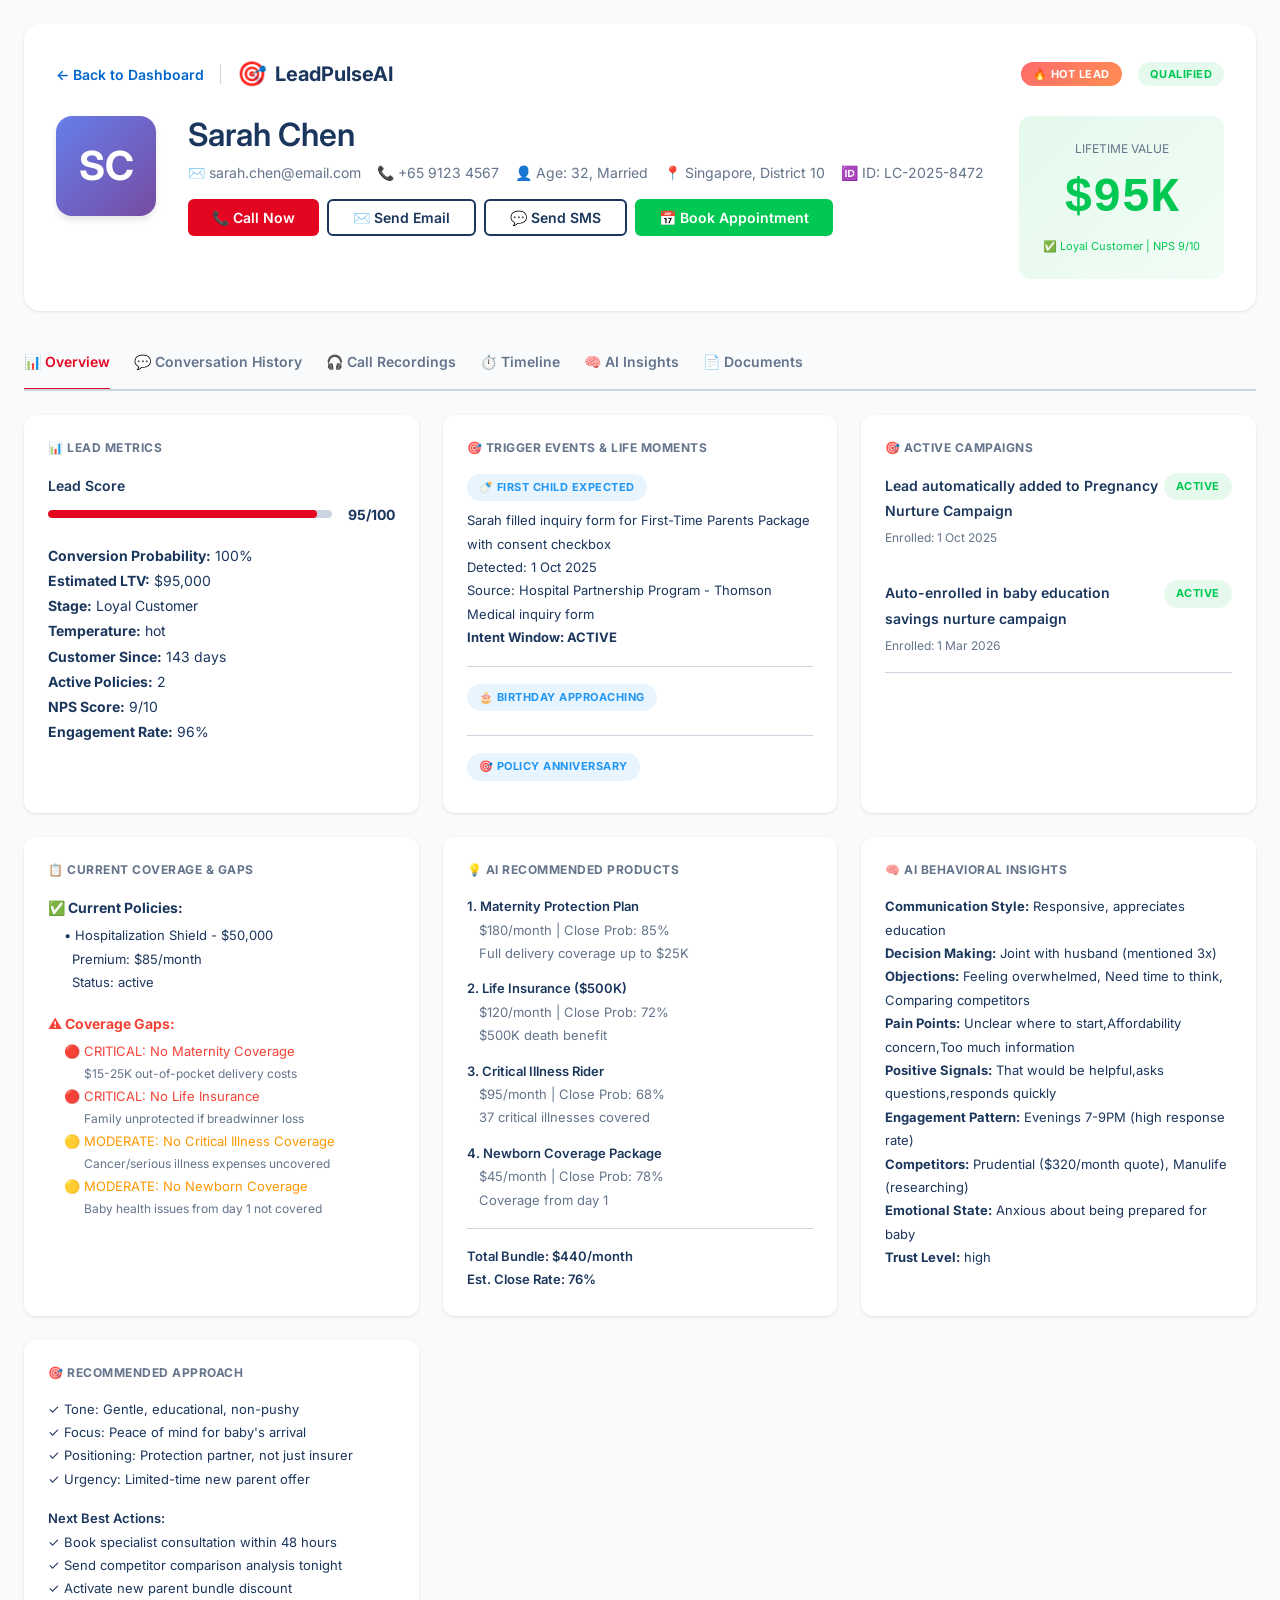
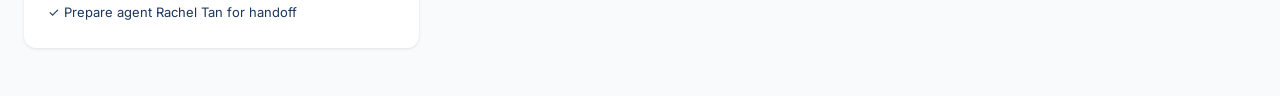
<file: LeadPulseAI-Prototype/lead-profile.html>
<!DOCTYPE html>
<html lang="en">
<head>
    <meta charset="UTF-8">
    <meta name="viewport" content="width=device-width, initial-scale=1.0">
    <title>Sarah Chen - Lead Profile - LeadPulseAI</title>
    <link rel="stylesheet" href="css/global.css">
    <link rel="stylesheet" href="css/components.css">
    <link rel="preconnect" href="https://fonts.googleapis.com">
    <link rel="preconnect" href="https://fonts.gstatic.com" crossorigin>
    <link href="https://fonts.googleapis.com/css2?family=Inter:wght@300;400;500;600;700;800&display=swap" rel="stylesheet">
    <style>
        body {
            background: var(--background);
        }

        .profile-container {
            max-width: 1400px;
            margin: 0 auto;
            padding: var(--space-lg);
        }

        .profile-header {
            background: white;
            border-radius: var(--radius-lg);
            padding: var(--space-xl);
            margin-bottom: var(--space-lg);
            box-shadow: var(--shadow-sm);
        }

        .header-top {
            display: flex;
            align-items: center;
            justify-content: space-between;
            margin-bottom: var(--space-lg);
        }

        .back-link {
            display: inline-flex;
            align-items: center;
            gap: var(--space-sm);
            color: var(--sky-blue);
            text-decoration: none;
            font-weight: 600;
        }

        .back-link:hover {
            text-decoration: underline;
        }

        .profile-main {
            display: grid;
            grid-template-columns: auto 1fr auto;
            gap: var(--space-xl);
            align-items: start;
        }

        .profile-avatar-large {
            width: 100px;
            height: 100px;
            border-radius: var(--radius-lg);
            background: var(--gradient-primary);
            display: flex;
            align-items: center;
            justify-content: center;
            font-size: 40px;
            color: white;
            font-weight: 700;
            box-shadow: var(--shadow-md);
        }

        .profile-info h1 {
            font-size: 32px;
            margin-bottom: var(--space-sm);
            color: var(--navy-blue);
        }

        .profile-meta {
            display: flex;
            flex-wrap: wrap;
            gap: var(--space-md);
            font-size: 14px;
            color: var(--medium);
            margin-bottom: var(--space-md);
        }

        .profile-actions {
            display: flex;
            gap: var(--space-sm);
            flex-wrap: wrap;
        }

        .tabs {
            border-bottom: 2px solid var(--light);
            margin-bottom: var(--space-lg);
            overflow-x: auto;
        }

        .tab-list {
            display: flex;
            gap: var(--space-lg);
            min-width: max-content;
        }

        .tab {
            padding: var(--space-md) 0;
            font-weight: 600;
            color: var(--medium);
            cursor: pointer;
            border-bottom: 3px solid transparent;
            transition: all var(--transition-fast);
            margin-bottom: -2px;
            white-space: nowrap;
        }

        .tab:hover {
            color: var(--navy-blue);
        }

        .tab.active {
            color: var(--aia-red);
            border-bottom-color: var(--aia-red);
        }

        .tab-content {
            display: none;
        }

        .tab-content.active {
            display: block;
            animation: fadeIn 0.3s ease-in;
        }

        .metrics-grid {
            display: grid;
            grid-template-columns: repeat(auto-fit, minmax(300px, 1fr));
            gap: var(--space-lg);
            margin-bottom: var(--space-lg);
        }

        .metric-card {
            background: white;
            border-radius: var(--radius-md);
            padding: var(--space-lg);
            box-shadow: var(--shadow-sm);
        }

        .metric-title {
            font-size: 12px;
            font-weight: 700;
            text-transform: uppercase;
            color: var(--medium);
            margin-bottom: var(--space-md);
            letter-spacing: 0.5px;
        }

        .metric-content {
            font-size: 14px;
            line-height: 1.8;
            color: var(--navy-blue);
        }

        .timeline {
            position: relative;
            padding-left: var(--space-xl);
        }

        .timeline::before {
            content: '';
            position: absolute;
            left: 8px;
            top: 0;
            bottom: 0;
            width: 2px;
            background: var(--light);
        }

        .timeline-item {
            position: relative;
            margin-bottom: var(--space-xl);
            background: white;
            border-radius: var(--radius-md);
            padding: var(--space-lg);
            box-shadow: var(--shadow-sm);
        }

        .timeline-item::before {
            content: '';
            position: absolute;
            left: -26px;
            top: 24px;
            width: 16px;
            height: 16px;
            border-radius: 50%;
            background: white;
            border: 3px solid var(--aia-red);
            box-shadow: var(--shadow-sm);
        }

        .timeline-header {
            display: flex;
            justify-content: space-between;
            align-items: start;
            margin-bottom: var(--space-md);
        }

        .timeline-title {
            font-weight: 600;
            color: var(--navy-blue);
            margin-bottom: 4px;
        }

        .timeline-meta {
            font-size: 12px;
            color: var(--medium);
        }

        .timeline-content {
            font-size: 14px;
            color: var(--navy-blue);
            line-height: 1.6;
        }

        /* Enhanced Timeline Styles */
        .timeline-event {
            position: relative;
            margin-bottom: var(--space-xl);
            background: white;
            border-radius: var(--radius-md);
            padding: var(--space-lg);
            box-shadow: var(--shadow-sm);
            border-left: 4px solid #4facfe;
            transition: all var(--transition-fast);
        }

        .timeline-event:hover {
            box-shadow: var(--shadow-md);
            transform: translateX(4px);
        }

        .timeline-event::before {
            content: '';
            position: absolute;
            left: -30px;
            top: 24px;
            width: 20px;
            height: 20px;
            border-radius: 50%;
            background: white;
            border: 4px solid #4facfe;
            box-shadow: var(--shadow-sm);
        }

        .timeline-event.milestone { border-left-color: #4facfe; }
        .timeline-event.milestone::before { border-color: #4facfe; }

        .timeline-event.trigger { border-left-color: #FF6B6B; }
        .timeline-event.trigger::before { border-color: #FF6B6B; }

        .timeline-event.communication { border-left-color: #9333EA; }
        .timeline-event.communication::before { border-color: #9333EA; }

        .timeline-event.engagement { border-left-color: #00C853; }
        .timeline-event.engagement::before { border-color: #00C853; }

        .timeline-event.system_action { border-left-color: #9E9E9E; }
        .timeline-event.system_action::before { border-color: #9E9E9E; }

        .timeline-event.intelligence { border-left-color: #00C853; }
        .timeline-event.intelligence::before { border-color: #00C853; }

        .timeline-event.risk { border-left-color: #FFA500; }
        .timeline-event.risk::before { border-color: #FFA500; }

        .timeline-event-icon {
            font-size: 24px;
            margin-right: var(--space-sm);
        }

        .timeline-event-header {
            display: flex;
            justify-content: space-between;
            align-items: start;
            margin-bottom: var(--space-sm);
        }

        .timeline-event-title {
            font-size: 16px;
            font-weight: 600;
            color: var(--navy-blue);
            display: flex;
            align-items: center;
        }

        .timeline-event-time {
            font-size: 12px;
            color: var(--medium);
        }

        .timeline-event-description {
            font-size: 14px;
            color: var(--navy-blue);
            margin-bottom: var(--space-md);
            line-height: 1.6;
        }

        .timeline-event-details {
            background: var(--background);
            border-radius: var(--radius-sm);
            padding: var(--space-md);
            font-size: 13px;
            line-height: 1.8;
        }

        .timeline-event-detail-row {
            display: grid;
            grid-template-columns: 140px 1fr;
            margin-bottom: 4px;
        }

        .timeline-event-detail-label {
            font-weight: 600;
            color: var(--medium);
        }

        .timeline-event-detail-value {
            color: var(--navy-blue);
        }

        .timeline-event-impact {
            background: linear-gradient(135deg, rgba(0, 200, 83, 0.1), rgba(0, 200, 83, 0.05));
            padding: var(--space-sm) var(--space-md);
            border-radius: var(--radius-sm);
            margin-top: var(--space-md);
            font-size: 13px;
            font-weight: 600;
            color: var(--success);
        }

        .timeline-event-status-live {
            display: inline-flex;
            align-items: center;
            gap: 4px;
            background: var(--danger);
            color: white;
            padding: 4px 12px;
            border-radius: var(--radius-full);
            font-size: 11px;
            font-weight: 700;
            animation: pulse 2s infinite;
        }

        .timeline-day-separator {
            font-size: 14px;
            font-weight: 700;
            color: var(--navy-blue);
            margin: var(--space-xl) 0 var(--space-md) 0;
            padding-bottom: var(--space-sm);
            border-bottom: 2px solid var(--light);
            display: flex;
            align-items: center;
            gap: var(--space-md);
        }

        .timeline-day-badge {
            background: var(--aia-red);
            color: white;
            padding: 4px 12px;
            border-radius: var(--radius-full);
            font-size: 11px;
        }

        @keyframes pulse {
            0%, 100% { opacity: 1; }
            50% { opacity: 0.6; }
        }

        /* Sentiment Chart Styles */
        .sentiment-chart-container {
            padding: var(--space-lg);
            background: white;
            border-radius: var(--radius-md);
            box-shadow: var(--shadow-sm);
        }

        .sentiment-chart {
            position: relative;
            height: 300px;
            margin-top: var(--space-lg);
        }

        .chart-y-axis {
            position: absolute;
            left: 0;
            top: 0;
            bottom: 40px;
            width: 40px;
            display: flex;
            flex-direction: column;
            justify-content: space-between;
            font-size: 11px;
            color: var(--medium);
        }

        .chart-area {
            position: absolute;
            left: 50px;
            right: 0;
            top: 0;
            bottom: 40px;
            border-left: 2px solid var(--light);
            border-bottom: 2px solid var(--light);
        }

        .chart-grid-line {
            position: absolute;
            left: 0;
            right: 0;
            height: 1px;
            background: var(--light);
        }

        .chart-line {
            position: absolute;
            left: 0;
            right: 0;
            top: 0;
            bottom: 0;
        }

        .chart-point {
            position: absolute;
            width: 12px;
            height: 12px;
            border-radius: 50%;
            background: white;
            border: 3px solid var(--ai-purple);
            cursor: pointer;
            transition: all var(--transition-fast);
            z-index: 10;
        }

        .chart-point:hover {
            transform: scale(1.5);
            border-width: 4px;
            box-shadow: var(--shadow-md);
        }

        .chart-point.positive {
            border-color: var(--success);
        }

        .chart-point.neutral {
            border-color: var(--warning);
        }

        .chart-point.negative {
            border-color: var(--danger);
        }

        .chart-point-label {
            position: absolute;
            bottom: -30px;
            left: 50%;
            transform: translateX(-50%);
            font-size: 10px;
            color: var(--medium);
            white-space: nowrap;
        }

        .chart-point-tooltip {
            position: absolute;
            bottom: 20px;
            left: 50%;
            transform: translateX(-50%);
            background: var(--navy-blue);
            color: white;
            padding: 8px 12px;
            border-radius: var(--radius-sm);
            font-size: 12px;
            white-space: nowrap;
            opacity: 0;
            pointer-events: none;
            transition: opacity var(--transition-fast);
            z-index: 100;
        }

        .chart-point:hover .chart-point-tooltip {
            opacity: 1;
        }

        .chart-legend {
            display: flex;
            gap: var(--space-lg);
            margin-top: var(--space-lg);
            padding-top: var(--space-md);
            border-top: 1px solid var(--light);
            font-size: 12px;
        }

        .legend-item {
            display: flex;
            align-items: center;
            gap: var(--space-sm);
        }

        .legend-dot {
            width: 12px;
            height: 12px;
            border-radius: 50%;
        }

        /* Lifecycle Stage Progression */
        .lifecycle-progression {
            margin-bottom: var(--space-xl);
        }

        .lifecycle-stages {
            display: flex;
            align-items: center;
            justify-content: space-between;
            margin-top: var(--space-lg);
            position: relative;
        }

        .lifecycle-connector {
            position: absolute;
            top: 20px;
            left: 60px;
            right: 60px;
            height: 4px;
            background: var(--light);
            z-index: 1;
        }

        .lifecycle-connector-progress {
            height: 100%;
            background: linear-gradient(90deg, var(--ai-purple), var(--success));
            transition: width 1s ease-in-out;
        }

        .lifecycle-stage {
            display: flex;
            flex-direction: column;
            align-items: center;
            gap: var(--space-sm);
            position: relative;
            z-index: 2;
            flex: 1;
        }

        .lifecycle-stage-icon {
            width: 40px;
            height: 40px;
            border-radius: 50%;
            background: white;
            border: 3px solid var(--light);
            display: flex;
            align-items: center;
            justify-content: center;
            font-size: 18px;
            transition: all var(--transition-fast);
        }

        .lifecycle-stage.completed .lifecycle-stage-icon {
            background: linear-gradient(135deg, var(--ai-purple), #764ba2);
            border-color: var(--ai-purple);
            color: white;
        }

        .lifecycle-stage.current .lifecycle-stage-icon {
            background: linear-gradient(135deg, var(--success), #00C853);
            border-color: var(--success);
            color: white;
            animation: pulse 2s infinite;
            box-shadow: 0 0 20px rgba(0, 200, 83, 0.4);
        }

        .lifecycle-stage-label {
            font-size: 11px;
            font-weight: 600;
            color: var(--medium);
            text-align: center;
        }

        .lifecycle-stage.completed .lifecycle-stage-label {
            color: var(--ai-purple);
        }

        .lifecycle-stage.current .lifecycle-stage-label {
            color: var(--success);
            font-size: 12px;
        }

        .lifecycle-stage-date {
            font-size: 10px;
            color: var(--medium);
            text-align: center;
        }

        .conversation-transcript {
            background: var(--background);
            border-radius: var(--radius-sm);
            padding: var(--space-md);
            margin: var(--space-md) 0;
            max-height: 300px;
            overflow-y: auto;
        }

        /* Modal Dialog Styles */
        .modal-overlay {
            display: none;
            position: fixed;
            top: 0;
            left: 0;
            right: 0;
            bottom: 0;
            background: rgba(0, 0, 0, 0.7);
            z-index: 9999;
            animation: fadeIn 0.3s ease;
        }

        .modal-overlay.active {
            display: flex;
            align-items: center;
            justify-content: center;
            padding: var(--space-xl);
        }

        .modal-dialog {
            background: white;
            border-radius: var(--radius-lg);
            width: 100%;
            max-width: 1000px;
            max-height: 90vh;
            overflow: hidden;
            box-shadow: 0 20px 60px rgba(0, 0, 0, 0.3);
            animation: slideUp 0.3s ease;
            display: flex;
            flex-direction: column;
        }

        .modal-header {
            padding: var(--space-lg) var(--space-xl);
            border-bottom: 2px solid var(--light);
            display: flex;
            justify-content: space-between;
            align-items: start;
        }

        .modal-body {
            padding: var(--space-xl);
            overflow-y: auto;
            flex: 1;
        }

        .modal-close {
            background: none;
            border: none;
            font-size: 24px;
            color: var(--medium);
            cursor: pointer;
            padding: 0;
            width: 32px;
            height: 32px;
            display: flex;
            align-items: center;
            justify-content: center;
            border-radius: var(--radius-sm);
            transition: all var(--transition-fast);
        }

        .modal-close:hover {
            background: var(--light);
            color: var(--navy-blue);
        }

        .modal-tabs {
            display: flex;
            gap: var(--space-sm);
            margin-bottom: var(--space-lg);
            border-bottom: 2px solid var(--light);
        }

        .modal-tab {
            padding: var(--space-sm) var(--space-lg);
            cursor: pointer;
            color: var(--medium);
            font-weight: 600;
            border-bottom: 3px solid transparent;
            transition: all var(--transition-fast);
            margin-bottom: -2px;
        }

        .modal-tab:hover {
            color: var(--navy-blue);
            background: var(--background);
        }

        .modal-tab.active {
            color: var(--ai-purple);
            border-bottom-color: var(--ai-purple);
        }

        .modal-tab-content {
            display: none;
        }

        .modal-tab-content.active {
            display: block;
        }

        .key-insight-box {
            background: linear-gradient(135deg, rgba(147, 51, 234, 0.1), rgba(147, 51, 234, 0.05));
            border-left: 4px solid var(--ai-purple);
            padding: var(--space-lg);
            border-radius: var(--radius-sm);
            margin-bottom: var(--space-md);
        }

        .customer-quote {
            background: linear-gradient(135deg, rgba(228, 5, 33, 0.1), rgba(228, 5, 33, 0.05));
            border-left: 4px solid var(--aia-red);
            padding: var(--space-md);
            border-radius: var(--radius-sm);
            margin-bottom: var(--space-md);
            font-style: italic;
        }

        .action-item {
            display: flex;
            align-items: start;
            gap: var(--space-md);
            padding: var(--space-md);
            background: var(--background);
            border-radius: var(--radius-sm);
            margin-bottom: var(--space-sm);
        }

        .action-priority {
            padding: 4px 8px;
            border-radius: var(--radius-sm);
            font-size: 11px;
            font-weight: 700;
            text-transform: uppercase;
        }

        .action-priority.high {
            background: var(--danger);
            color: white;
        }

        .action-priority.medium {
            background: var(--warning);
            color: white;
        }

        .action-priority.low {
            background: var(--light);
            color: var(--medium);
        }

        @keyframes fadeIn {
            from { opacity: 0; }
            to { opacity: 1; }
        }

        @keyframes slideUp {
            from {
                opacity: 0;
                transform: translateY(50px);
            }
            to {
                opacity: 1;
                transform: translateY(0);
            }
        }

        .transcript-line {
            margin-bottom: var(--space-sm);
            padding: var(--space-sm);
            border-radius: 4px;
        }

        .transcript-line.ai {
            background: rgba(147, 51, 234, 0.05);
            border-left: 2px solid var(--ai-purple);
            padding-left: var(--space-md);
        }

        .transcript-line.lead {
            background: rgba(0, 102, 204, 0.05);
            border-left: 2px solid var(--sky-blue);
            padding-left: var(--space-md);
        }

        .transcript-speaker {
            font-size: 11px;
            font-weight: 600;
            margin-bottom: 4px;
        }

        .transcript-speaker.ai { color: var(--ai-purple); }
        .transcript-speaker.lead { color: var(--sky-blue); }

        .transcript-text {
            font-size: 13px;
            line-height: 1.5;
        }

        .chart-container {
            background: white;
            border-radius: var(--radius-md);
            padding: var(--space-lg);
            box-shadow: var(--shadow-sm);
            margin-bottom: var(--space-lg);
        }

        .chart-title {
            font-size: 16px;
            font-weight: 600;
            color: var(--navy-blue);
            margin-bottom: var(--space-lg);
        }

        @media (max-width: 768px) {
            .profile-main {
                grid-template-columns: 1fr;
                text-align: center;
            }

            .profile-actions {
                justify-content: center;
            }

            .metrics-grid {
                grid-template-columns: 1fr;
            }
        }
    </style>
</head>
<body>
    <div class="profile-container">
        <!-- Header -->
        <div class="profile-header">
            <div class="header-top">
                <div class="flex items-center gap-md">
                    <a href="dashboard.html" class="back-link">
                        ← Back to Dashboard
                    </a>
                    <div style="height: 20px; width: 1px; background: var(--light);"></div>
                    <a href="dashboard.html" class="logo">
                        <span class="logo-icon">🎯</span>
                        <span>LeadPulseAI</span>
                    </a>
                </div>
                <div class="flex items-center gap-md">
                    <span class="badge badge-hot">🔥 HOT LEAD</span>
                    <span class="badge badge-success">Qualified</span>
                </div>
            </div>

            <div class="profile-main">
                <div class="profile-avatar-large">SC</div>

                <div class="profile-info">
                    <h1>Sarah Chen</h1>
                    <div class="profile-meta">
                        <span>✉️ sarah.chen@email.com</span>
                        <span>📞 +65 9123 4567</span>
                        <span>👤 Age: 32, Married</span>
                        <span>📍 Singapore, District 10</span>
                        <span>🆔 ID: LC-2025-8472</span>
                    </div>
                    <div class="profile-actions">
                        <button class="btn btn-primary" onclick="location.href='calling.html'">
                            📞 Call Now
                        </button>
                        <button class="btn btn-secondary" onclick="sendEmail()">
                            ✉️ Send Email
                        </button>
                        <button class="btn btn-secondary" onclick="sendSMS()">
                            💬 Send SMS
                        </button>
                        <button class="btn btn-success" onclick="bookAppointment()">
                            📅 Book Appointment
                        </button>
                    </div>
                </div>

                <div style="text-align: center; padding: var(--space-lg); background: linear-gradient(135deg, rgba(0, 200, 83, 0.1) 0%, rgba(0, 200, 83, 0.05) 100%); border-radius: var(--radius-md);">
                    <div style="font-size: 12px; color: var(--medium); margin-bottom: 4px;">LIFETIME VALUE</div>
                    <div style="font-size: 48px; font-weight: 700; color: var(--success); font-family: var(--font-mono);">$95K</div>
                    <div style="font-size: 11px; color: var(--success); margin-top: 4px;">✅ Loyal Customer | NPS 9/10</div>
                </div>
            </div>
        </div>

        <!-- Tabs -->
        <div class="tabs">
            <div class="tab-list">
                <div class="tab active" onclick="switchTab('overview')">📊 Overview</div>
                <div class="tab" onclick="switchTab('conversations')">💬 Conversation History</div>
                <div class="tab" onclick="switchTab('recordings')">🎧 Call Recordings</div>
                <div class="tab" onclick="switchTab('timeline')">⏱️ Timeline</div>
                <div class="tab" onclick="switchTab('insights')">🧠 AI Insights</div>
                <div class="tab" onclick="switchTab('documents')">📄 Documents</div>
            </div>
        </div>

        <!-- Tab Content: Overview -->
        <div class="tab-content active" id="overview">
            <div class="metrics-grid">
                <!-- Lead Metrics -->
                <div class="metric-card">
                    <div class="metric-title">📊 Lead Metrics</div>
                    <div class="metric-content" id="leadMetricsContent">
                        <!-- Populated dynamically -->
                    </div>
                </div>

                <!-- Trigger Events -->
                <div class="metric-card">
                    <div class="metric-title">🎯 Trigger Events & Life Moments</div>
                    <div class="metric-content" id="triggerEventsContent">
                        <!-- Populated dynamically -->
                    </div>
                </div>

                <!-- Active Campaigns -->
                <div class="metric-card" id="activeCampaignsCard">
                    <div class="metric-title">🎯 Active Campaigns</div>
                    <div class="metric-content" id="activeCampaignsContent">
                        <!-- Populated dynamically -->
                    </div>
                </div>

                <!-- Current Coverage & Gaps -->
                <div class="metric-card">
                    <div class="metric-title">📋 Current Coverage & Gaps</div>
                    <div class="metric-content" id="coverageContent">
                        <!-- Populated dynamically -->
                    </div>
                </div>

                <!-- AI Recommended Products -->
                <div class="metric-card">
                    <div class="metric-title">💡 AI Recommended Products</div>
                    <div class="metric-content" id="recommendedProductsContent" style="font-size: 13px;">
                        <!-- Populated dynamically -->
                    </div>
                </div>

                <!-- Behavioral Insights -->
                <div class="metric-card">
                    <div class="metric-title">🧠 AI Behavioral Insights</div>
                    <div class="metric-content" id="behavioralInsightsContent" style="font-size: 13px; line-height: 1.8;">
                        <!-- Populated dynamically -->
                    </div>
                </div>

                <!-- AI Strategy -->
                <div class="metric-card">
                    <div class="metric-title">🎯 Recommended Approach</div>
                    <div class="metric-content" id="aiStrategyContent" style="font-size: 13px; line-height: 1.8;">
                        <!-- Populated dynamically -->
                    </div>
                </div>
            </div>
        </div>

        <!-- Tab Content: Conversation History -->
        <div class="tab-content" id="conversations">
            <div class="timeline" id="conversationTimeline">
                <!-- Populated by JavaScript -->
            </div>
        </div>

        <!-- Tab Content: Call Recordings -->
        <div class="tab-content" id="recordings">
            <div style="margin-bottom: var(--space-lg);">
                <h3 style="color: var(--navy-blue); margin-bottom: var(--space-sm);">🎧 Call Recordings Library</h3>
                <p style="color: var(--medium); font-size: 14px;">9 recordings available | Total: 2 hours 15 minutes</p>
            </div>

            <div id="recordingsList">
                <!-- Populated by JavaScript -->
            </div>
        </div>

        <!-- Call Recording Modal -->
        <div id="recordingModal" class="modal-overlay" onclick="closeModalOnOutsideClick(event)">
            <div class="modal-dialog" onclick="event.stopPropagation()">
                <!-- Modal Header -->
                <div class="modal-header">
                    <div>
                        <h3 id="modalTitle" style="color: var(--navy-blue); margin-bottom: var(--space-sm);">🎧 Call Recording</h3>
                        <p id="modalMeta" style="color: var(--medium); font-size: 14px;">Date | Duration | Agent</p>
                    </div>
                    <button class="modal-close" onclick="closeRecordingModal()">✕</button>
                </div>

                <!-- Modal Body -->
                <div class="modal-body">
                    <!-- Audio Player -->
                    <div style="background: var(--background); padding: var(--space-lg); border-radius: var(--radius-md); margin-bottom: var(--space-xl);">
                        <div style="height: 60px; display: flex; align-items: center; justify-content: center; margin-bottom: var(--space-md);">
                            <div style="font-size: 48px;">🎵</div>
                        </div>
                        <div style="display: flex; align-items: center; justify-content: center; gap: var(--space-md); margin-bottom: var(--space-md);">
                            <button class="btn btn-primary" onclick="playRecording()">▶️ Play Recording</button>
                            <button class="btn btn-secondary" onclick="downloadRecording()">📥 Download</button>
                        </div>
                        <div style="font-size: 12px; color: var(--medium); text-align: center;" id="modalPlayerTime">
                            00:00 / 12:00
                        </div>
                    </div>

                    <!-- Tabs -->
                    <div class="modal-tabs">
                        <div class="modal-tab active" onclick="switchModalTab('summary')">📋 Summary</div>
                        <div class="modal-tab" onclick="switchModalTab('insights')">💡 Key Insights</div>
                        <div class="modal-tab" onclick="switchModalTab('transcript')">📝 Full Transcript</div>
                        <div class="modal-tab" onclick="switchModalTab('analysis')">🧠 AI Analysis</div>
                    </div>

                    <!-- Tab Content: Summary -->
                    <div id="modalTabSummary" class="modal-tab-content active">
                        <div id="modalSummaryContent">
                            <!-- Populated by JavaScript -->
                        </div>
                    </div>

                    <!-- Tab Content: Key Insights -->
                    <div id="modalTabInsights" class="modal-tab-content">
                        <div id="modalInsightsContent">
                            <!-- Populated by JavaScript -->
                        </div>
                    </div>

                    <!-- Tab Content: Transcript -->
                    <div id="modalTabTranscript" class="modal-tab-content">
                        <div id="modalTranscriptContent">
                            <!-- Populated by JavaScript -->
                        </div>
                    </div>

                    <!-- Tab Content: AI Analysis -->
                    <div id="modalTabAnalysis" class="modal-tab-content">
                        <div id="modalAnalysisContent">
                            <!-- Populated by JavaScript -->
                        </div>
                    </div>
                </div>
            </div>
        </div>

        <!-- Tab Content: Timeline -->
        <div class="tab-content" id="timeline">
            <!-- Lifecycle Stage Progression -->
            <div class="sentiment-chart-container lifecycle-progression">
                <div class="chart-title">🎯 Lifecycle Stage Progression</div>
                <div class="lifecycle-stages">
                    <div class="lifecycle-connector">
                        <div class="lifecycle-connector-progress" style="width: 100%;"></div>
                    </div>

                    <div class="lifecycle-stage completed">
                        <div class="lifecycle-stage-icon">✅</div>
                        <div class="lifecycle-stage-label">New Lead</div>
                        <div class="lifecycle-stage-date">Oct 1, 2025</div>
                    </div>

                    <div class="lifecycle-stage completed">
                        <div class="lifecycle-stage-icon">📞</div>
                        <div class="lifecycle-stage-label">Contacted</div>
                        <div class="lifecycle-stage-date">Oct 2, 2025</div>
                    </div>

                    <div class="lifecycle-stage completed">
                        <div class="lifecycle-stage-icon">🎯</div>
                        <div class="lifecycle-stage-label">Qualified</div>
                        <div class="lifecycle-stage-date">Oct 12, 2025</div>
                    </div>

                    <div class="lifecycle-stage completed">
                        <div class="lifecycle-stage-icon">🎉</div>
                        <div class="lifecycle-stage-label">Customer</div>
                        <div class="lifecycle-stage-date">Oct 23, 2025</div>
                    </div>

                    <div class="lifecycle-stage current">
                        <div class="lifecycle-stage-icon">🏆</div>
                        <div class="lifecycle-stage-label">Loyal Customer</div>
                        <div class="lifecycle-stage-date">Mar 15, 2026</div>
                    </div>
                </div>
                <div style="margin-top: var(--space-lg); padding: var(--space-md); background: rgba(0, 200, 83, 0.1); border-radius: var(--radius-sm); text-align: center;">
                    <strong>Customer Journey: 165 days</strong> |
                    <span style="color: var(--success);">✅ 2 Policies Active</span> |
                    <span style="color: var(--ai-purple);">📈 $95K Lifetime Value</span> |
                    <span style="color: var(--warning);">🌟 1 Referral Made</span> |
                    <span style="color: var(--success);">😊 NPS 9/10 (Promoter)</span>
                </div>
            </div>

            <!-- Sentiment Chart -->
            <div class="sentiment-chart-container">
                <div class="chart-title">📈 Sentiment Journey (Last 8 Touchpoints)</div>
                <div class="sentiment-chart" id="sentimentChart">
                    <!-- Populated by JavaScript -->
                </div>
            </div>

            <!-- Complete Timeline -->
            <div class="timeline" id="fullTimeline">
                <!-- All events in chronological order -->
            </div>
        </div>

        <!-- Tab Content: AI Insights -->
        <div class="tab-content" id="insights">
            <div class="metrics-grid">
                <div class="chart-container">
                    <div class="chart-title">📊 Conversion Probability Evolution</div>
                    <div style="font-size: 14px; color: var(--medium); margin-bottom: var(--space-lg);">
                        Initial (Day 0): <strong>32%</strong> (baseline)<br>
                        After Call #1: <strong>45%</strong> (+13% - positive first impression)<br>
                        After Email open: <strong>48%</strong> (+3% - engaged with content)<br>
                        After Call #2: <strong>55%</strong> (+7% - addressing concerns)<br>
                        After SMS reply: <strong>62%</strong> (+7% - voluntary engagement)<br>
                        After Email clicks: <strong>68%</strong> (+6% - researching actively)<br>
                        Current (Call #3): <strong class="text-success">75%</strong> (+7% - competitor comparison phase)
                    </div>
                    <div style="background: var(--background); padding: var(--space-lg); border-radius: var(--radius-md);">
                        <div style="font-weight: 600; margin-bottom: 8px;">🎯 Predictions:</div>
                        <div style="font-size: 14px; line-height: 1.8;">
                            • 85% probability if specialist call happens<br>
                            • Estimated Close Date: Oct 24-26, 2025 (9-11 days)<br>
                            • Recommended Action: Book Rachel Tan within 48 hours
                        </div>
                    </div>
                </div>

                <div class="chart-container">
                    <div class="chart-title">🔤 Keyword Frequency & Sentiment</div>
                    <div style="font-size: 14px; line-height: 2;">
                        <div><span class="badge badge-success">Positive Keywords:</span></div>
                        <div style="margin-left: 16px; font-size: 13px;">
                            ✅ "helpful" (4x) - Sentiment: +0.85<br>
                            ✅ "thank you" (6x) - Sentiment: +0.92<br>
                            ✅ "excited" (2x) - Sentiment: +0.95<br>
                            ✅ "appreciate" (3x) - Sentiment: +0.88
                        </div>

                        <div style="margin-top: var(--space-md);"><span class="badge badge-warning">Concern Keywords:</span></div>
                        <div style="margin-left: 16px; font-size: 13px;">
                            ⚠️ "overwhelmed" (2x) - AI adapted approach<br>
                            ⚠️ "not sure" (2x) - Uncertainty pattern<br>
                            ⚠️ "need time" (2x) - Delay pattern
                        </div>
                    </div>
                </div>
            </div>

            <div class="card" style="padding: var(--space-xl); margin-top: var(--space-lg);">
                <h3 style="margin-bottom: var(--space-md);">📋 Recommended Next Actions</h3>
                <div style="font-size: 14px; line-height: 2;">
                    <div class="flex items-center gap-md" style="margin-bottom: var(--space-sm);">
                        <span class="badge badge-danger">HIGH PRIORITY</span>
                        <strong>Book specialist call within next 48 hours</strong>
                    </div>
                    <div style="margin-left: 32px; color: var(--medium); font-size: 13px;">
                        Rationale: Sarah is in "comparison research" phase - prime moment for expert consultation
                    </div>

                    <div style="margin-top: var(--space-md);">
                        <strong>2. Send competitor comparison analysis tonight</strong><br>
                        <span style="color: var(--medium); font-size: 13px; margin-left: 16px;">Strike while Sarah is actively researching</span>
                    </div>

                    <div style="margin-top: var(--space-md);">
                        <strong>3. Activate limited-time offer (New Parent Bundle)</strong><br>
                        <span style="color: var(--medium); font-size: 13px; margin-left: 16px;">Create urgency to accelerate decision</span>
                    </div>

                    <div style="margin-top: var(--space-md);">
                        <strong>4. Brief Rachel Tan with full context</strong><br>
                        <span style="color: var(--medium); font-size: 13px; margin-left: 16px;">Handoff is imminent - agent needs complete picture</span>
                    </div>
                </div>
            </div>
        </div>

        <!-- Tab Content: Documents -->
        <div class="tab-content" id="documents">
            <div class="card" style="padding: var(--space-xl);">
                <h3 style="margin-bottom: var(--space-lg);">📄 Documents & Attachments</h3>
                <div style="display: grid; gap: var(--space-md);">
                    <div class="flex items-center justify-between" style="padding: var(--space-md); background: var(--background); border-radius: var(--radius-sm);">
                        <div>
                            <div style="font-weight: 600;">📊 Coverage Analysis Report</div>
                            <div style="font-size: 12px; color: var(--medium);">Sent: Oct 1, 2025 | Opened 3x</div>
                        </div>
                        <button class="btn btn-sm btn-secondary">📥 Download</button>
                    </div>
                    <div class="flex items-center justify-between" style="padding: var(--space-md); background: var(--background); border-radius: var(--radius-sm);">
                        <div>
                            <div style="font-weight: 600;">📋 Pregnancy Insurance Checklist</div>
                            <div style="font-size: 12px; color: var(--medium);">Sent: Oct 5, 2025 | Clicked 2 links</div>
                        </div>
                        <button class="btn btn-sm btn-secondary">📥 Download</button>
                    </div>
                    <div class="flex items-center justify-between" style="padding: var(--space-md); background: var(--background); border-radius: var(--radius-sm);">
                        <div>
                            <div style="font-weight: 600;">💰 Prudential Quote (Uploaded by Sarah)</div>
                            <div style="font-size: 12px; color: var(--medium);">Received: Oct 14, 2025</div>
                        </div>
                        <button class="btn btn-sm btn-secondary">👁️ View</button>
                    </div>
                </div>
            </div>
        </div>
    </div>

    <script src="js/data.js"></script>
    <script>
        // Switch tabs
        function switchTab(tabName) {
            // Update tab styling
            document.querySelectorAll('.tab').forEach(tab => tab.classList.remove('active'));
            event.target.classList.add('active');

            // Update content
            document.querySelectorAll('.tab-content').forEach(content => content.classList.remove('active'));
            document.getElementById(tabName).classList.add('active');

            // Load specific content
            if (tabName === 'conversations') {
                loadConversationHistory();
            } else if (tabName === 'recordings') {
                loadCallRecordings();
            } else if (tabName === 'timeline') {
                loadTimeline();
                drawSentimentChart();
            }
        }

        // Load conversation history
        function loadConversationHistory() {
            const container = document.getElementById('conversationTimeline');
            if (container.children.length > 0) return; // Already loaded

            // Reverse order to show most recent first
            const touchpoints = [...currentLead.touchpoints].reverse();

            touchpoints.forEach((tp, index) => {
                const item = document.createElement('div');
                item.className = 'timeline-item';
                item.style.animationDelay = `${index * 0.1}s`;

                let badge = 'badge-info';
                let icon = '📞';

                if (tp.type === 'voice_call') {
                    badge = tp.status === 'in_progress' ? 'badge-danger' : 'badge-info';
                    icon = tp.status === 'in_progress' ? '🔴' : '📞';
                } else if (tp.type === 'sms') {
                    badge = 'badge-warning';
                    icon = '💬';
                } else if (tp.type === 'email') {
                    badge = 'badge-info';
                    icon = '✉️';
                }

                const date = new Date(tp.timestamp);
                const formattedDate = date.toLocaleDateString('en-SG', { month: 'short', day: 'numeric', year: 'numeric' });
                const formattedTime = date.toLocaleTimeString('en-SG', { hour: '2-digit', minute: '2-digit' });

                let content = `
                    <div class="timeline-header">
                        <div>
                            <div class="timeline-title">
                                ${icon} ${tp.type.toUpperCase().replace('_', ' ')} #${tp.number}
                                ${tp.status === 'in_progress' ? '<span class="badge badge-danger">ONGOING</span>' : ''}
                            </div>
                            <div class="timeline-meta">
                                ${formattedDate} at ${formattedTime} |
                                Agent: ${tp.agent.name} ${tp.agent.type === 'ai' ? '(AI)' : ''} |
                                Sentiment: ${tp.sentimentLabel} (${tp.sentiment}/10)
                            </div>
                        </div>
                        <span class="badge ${badge}">${tp.campaign}</span>
                    </div>
                    <div class="timeline-content">
                        ${tp.summary}
                `;

                // Add transcript for calls
                if (tp.type === 'voice_call' && tp.transcript) {
                    content += `
                        <div class="conversation-transcript">
                            ${tp.transcript.slice(0, 5).map(line => `
                                <div class="transcript-line ${line.speaker}">
                                    <div class="transcript-speaker ${line.speaker}">[${line.timestamp}] ${line.name}:</div>
                                    <div class="transcript-text">${line.text}</div>
                                </div>
                            `).join('')}
                            ${tp.transcript.length > 5 ? '<div style="text-align: center; margin-top: var(--space-sm);"><button class="btn btn-sm btn-ghost" onclick="location.href=\'calling.html\'">View Full Transcript</button></div>' : ''}
                        </div>
                    `;
                }

                // Add SMS messages
                if (tp.type === 'sms' && tp.messages) {
                    content += `
                        <div style="background: var(--background); padding: var(--space-md); border-radius: var(--radius-sm); margin-top: var(--space-md); font-size: 13px;">
                            ${tp.messages.map(msg => `
                                <div style="margin-bottom: var(--space-sm);">
                                    <strong>[${msg.time}] ${msg.from === 'ai' ? 'Emma (AI)' : 'Sarah'}:</strong><br>
                                    ${msg.text}
                                </div>
                            `).join('')}
                        </div>
                    `;
                }

                content += '</div>';
                item.innerHTML = content;
                container.appendChild(item);
            });
        }

        // Load recording transcript
        function loadRecordingTranscript() {
            const container = document.getElementById('recordingTranscript');
            if (container.children.length > 0) return;

            const transcript = currentLead.touchpoints[0].transcript;
            transcript.forEach(line => {
                const div = document.createElement('div');
                div.className = `transcript-line ${line.speaker}`;
                div.innerHTML = `
                    <div class="transcript-speaker ${line.speaker}">[${line.timestamp}] ${line.name}:</div>
                    <div class="transcript-text">${line.text}</div>
                `;
                container.appendChild(div);
            });
        }

        // Load comprehensive timeline
        function loadTimeline() {
            const container = document.getElementById('fullTimeline');
            if (container.children.length > 0) return; // Already loaded

            // Check if lead has timeline events
            if (!currentLead.timelineEvents || currentLead.timelineEvents.length === 0) {
                container.innerHTML = '<div style="padding: var(--space-xl); text-align: center; color: var(--medium);">No timeline events available yet. Timeline events will appear as the lead progresses through the nurture journey.</div>';
                return;
            }

            // Group events by date
            const eventsByDate = {};
            currentLead.timelineEvents.forEach(event => {
                const date = new Date(event.timestamp);
                const dateKey = date.toLocaleDateString('en-SG', { month: 'short', day: 'numeric', year: 'numeric' });
                if (!eventsByDate[dateKey]) {
                    eventsByDate[dateKey] = [];
                }
                eventsByDate[dateKey].push(event);
            });

            // Render events grouped by day
            Object.keys(eventsByDate).forEach(dateKey => {
                const events = eventsByDate[dateKey];

                // Day separator
                const separator = document.createElement('div');
                separator.className = 'timeline-day-separator';
                separator.innerHTML = `
                    <span>📅 ${dateKey}</span>
                    <span class="timeline-day-badge">${events.length} events</span>
                `;
                container.appendChild(separator);

                // Render each event
                events.forEach(event => {
                    const eventDiv = document.createElement('div');
                    eventDiv.className = `timeline-event ${event.category}`;

                    const time = new Date(event.timestamp).toLocaleTimeString('en-SG', {
                        hour: '2-digit',
                        minute: '2-digit'
                    });

                    let detailsHTML = '';
                    if (event.details) {
                        detailsHTML = '<div class="timeline-event-details">';

                        // Handle different detail structures
                        if (typeof event.details === 'object') {
                            Object.keys(event.details).forEach(key => {
                                const label = key.replace(/([A-Z])/g, ' $1')
                                    .replace(/^./, str => str.toUpperCase());
                                detailsHTML += `
                                    <div class="timeline-event-detail-row">
                                        <div class="timeline-event-detail-label">${label}:</div>
                                        <div class="timeline-event-detail-value">${event.details[key]}</div>
                                    </div>
                                `;
                            });
                        }

                        // Add coverage gaps if present
                        if (event.gaps && event.gaps.length > 0) {
                            detailsHTML += '<div style="margin-top: 12px;"><strong>Coverage Gaps:</strong><br>';
                            event.gaps.forEach(gap => {
                                detailsHTML += `<div style="margin-left: 12px; margin-top: 4px;">${gap}</div>`;
                            });
                            detailsHTML += '</div>';
                        }

                        detailsHTML += '</div>';
                    }

                    let impactHTML = '';
                    if (event.impact) {
                        impactHTML = `<div class="timeline-event-impact">📊 Impact: ${event.impact}</div>`;
                    }

                    let statusBadge = '';
                    if (event.status === 'LIVE') {
                        statusBadge = '<span class="timeline-event-status-live">🔴 LIVE</span>';
                    }

                    eventDiv.innerHTML = `
                        <div class="timeline-event-header">
                            <div class="timeline-event-title">
                                <span class="timeline-event-icon">${event.icon}</span>
                                <span>${event.title}</span>
                                ${statusBadge}
                            </div>
                            <div class="timeline-event-time">${time}</div>
                        </div>
                        <div class="timeline-event-description">${event.description}</div>
                        ${detailsHTML}
                        ${impactHTML}
                    `;

                    container.appendChild(eventDiv);
                });
            });
        }

        // Draw sentiment chart
        function drawSentimentChart() {
            const chartContainer = document.getElementById('sentimentChart');
            if (chartContainer.children.length > 0) return; // Already drawn

            // Get last 8 touchpoints with sentiment data
            const touchpoints = currentLead.touchpoints
                .filter(tp => tp.sentiment !== undefined)
                .reverse()
                .slice(0, 8)
                .reverse();

            if (touchpoints.length === 0) return;

            // Create chart structure
            chartContainer.innerHTML = `
                <div class="chart-y-axis">
                    <div>10</div>
                    <div>8</div>
                    <div>6</div>
                    <div>4</div>
                    <div>2</div>
                    <div>0</div>
                </div>
                <div class="chart-area" id="chartArea">
                    <div class="chart-grid-line" style="top: 0%;"></div>
                    <div class="chart-grid-line" style="top: 20%;"></div>
                    <div class="chart-grid-line" style="top: 40%;"></div>
                    <div class="chart-grid-line" style="top: 60%;"></div>
                    <div class="chart-grid-line" style="top: 80%;"></div>
                    <svg class="chart-line" style="position: absolute; width: 100%; height: 100%; pointer-events: none;">
                        <polyline id="sentimentLine" fill="none" stroke="#9333EA" stroke-width="2"/>
                    </svg>
                </div>
                <div class="chart-legend">
                    <div class="legend-item">
                        <div class="legend-dot" style="background: var(--success); border: 2px solid var(--success);"></div>
                        <span>Positive (7-10)</span>
                    </div>
                    <div class="legend-item">
                        <div class="legend-dot" style="background: var(--warning); border: 2px solid var(--warning);"></div>
                        <span>Neutral (5-7)</span>
                    </div>
                    <div class="legend-item">
                        <div class="legend-dot" style="background: var(--danger); border: 2px solid var(--danger);"></div>
                        <span>Negative (0-5)</span>
                    </div>
                    <div class="legend-item" style="margin-left: auto;">
                        <strong>Trend:</strong>
                        <span style="color: var(--success);">📈 Improving (${touchpoints[0].sentiment.toFixed(1)} → ${touchpoints[touchpoints.length - 1].sentiment.toFixed(1)})</span>
                    </div>
                </div>
            `;

            const chartArea = document.getElementById('chartArea');
            const chartWidth = chartArea.offsetWidth;
            const chartHeight = chartArea.offsetHeight;

            // Calculate positions
            const points = touchpoints.map((tp, index) => {
                const x = (index / (touchpoints.length - 1)) * chartWidth;
                const y = chartHeight - ((tp.sentiment / 10) * chartHeight);
                return { x, y, tp };
            });

            // Draw connecting line
            const polyline = document.getElementById('sentimentLine');
            const pointsString = points.map(p => `${p.x},${p.y}`).join(' ');
            polyline.setAttribute('points', pointsString);

            // Add data points
            points.forEach((point, index) => {
                const tp = point.tp;
                const date = new Date(tp.timestamp);
                const label = date.toLocaleDateString('en-SG', { month: 'short', day: 'numeric' });

                // Determine sentiment class
                let sentimentClass = 'neutral';
                if (tp.sentiment >= 7) sentimentClass = 'positive';
                else if (tp.sentiment < 5) sentimentClass = 'negative';

                const pointDiv = document.createElement('div');
                pointDiv.className = `chart-point ${sentimentClass}`;
                pointDiv.style.left = `${point.x}px`;
                pointDiv.style.top = `${point.y}px`;
                pointDiv.style.transform = 'translate(-50%, -50%)';

                // Get touchpoint type icon
                let typeIcon = '📞';
                let typeName = 'Call';
                if (tp.type === 'voice_call') {
                    typeIcon = '📞';
                    typeName = 'Call';
                } else if (tp.type === 'sms') {
                    typeIcon = '💬';
                    typeName = 'SMS';
                } else if (tp.type === 'email') {
                    typeIcon = '📧';
                    typeName = 'Email';
                }

                pointDiv.innerHTML = `
                    <div class="chart-point-label">${label}</div>
                    <div class="chart-point-tooltip">
                        ${typeIcon} ${typeName} #${tp.number}<br>
                        Sentiment: ${tp.sentiment.toFixed(1)}/10 (${tp.sentimentLabel})<br>
                        ${date.toLocaleTimeString('en-SG', { hour: '2-digit', minute: '2-digit' })}
                    </div>
                `;

                chartArea.appendChild(pointDiv);
            });
        }

        // Load all call recordings
        function loadCallRecordings() {
            const recordingsList = document.getElementById('recordingsList');
            if (recordingsList.children.length > 0) return; // Already loaded

            // Get all voice calls and specialist meetings with transcripts
            const callRecordings = currentLead.touchpoints.filter(tp =>
                (tp.type === 'voice_call' || tp.type === 'specialist_meeting') &&
                (tp.transcript || tp.meetingNotes)
            );

            callRecordings.forEach((recording, index) => {
                const date = new Date(recording.timestamp);
                const dateStr = date.toLocaleDateString('en-SG', { month: 'short', day: 'numeric', year: 'numeric' });
                const timeStr = date.toLocaleTimeString('en-SG', { hour: '2-digit', minute: '2-digit' });
                const duration = formatDuration(recording.duration);

                const isHuman = recording.agent.type === 'human';
                const agentName = recording.agent.name;
                const icon = isHuman ? '👤' : '📞';
                const typeLabel = isHuman ? 'Specialist Meeting' : 'AI Call';
                const sentimentColor = recording.sentiment >= 8 ? 'var(--success)' : recording.sentiment >= 6 ? 'var(--warning)' : 'var(--danger)';

                const card = document.createElement('div');
                card.className = 'card';
                card.style.marginBottom = 'var(--space-md)';
                card.style.cursor = 'pointer';
                card.style.transition = 'all var(--transition-fast)';
                card.onmouseover = () => card.style.boxShadow = 'var(--shadow-md)';
                card.onmouseout = () => card.style.boxShadow = 'var(--shadow-sm)';
                card.onclick = () => playCallRecording(recording);

                card.innerHTML = `
                    <div style="padding: var(--space-lg);">
                        <div style="display: flex; justify-content: space-between; align-items: start; margin-bottom: var(--space-sm);">
                            <div>
                                <div style="font-size: 18px; font-weight: 600; color: var(--navy-blue); margin-bottom: 4px;">
                                    ${icon} ${typeLabel} #${recording.number}
                                </div>
                                <div style="font-size: 13px; color: var(--medium);">
                                    ${dateStr} at ${timeStr} | ${agentName}
                                </div>
                            </div>
                            <div style="text-align: right;">
                                <div style="font-size: 14px; font-weight: 600; color: var(--navy-blue);">${duration}</div>
                                <div style="font-size: 12px; color: ${sentimentColor};">
                                    ${recording.sentiment ? recording.sentiment.toFixed(1) + '/10 ' + recording.sentimentLabel : 'N/A'}
                                </div>
                            </div>
                        </div>
                        <div style="font-size: 14px; color: var(--navy-blue); margin-bottom: var(--space-sm);">
                            ${recording.summary}
                        </div>
                        <div style="display: flex; gap: var(--space-sm); flex-wrap: wrap;">
                            <span class="badge badge-${isHuman ? 'warning' : 'primary'}">${typeLabel}</span>
                            <span class="badge badge-secondary">${recording.campaign}</span>
                            ${recording.outcome ? `<span class="badge badge-success">${recording.outcome.replace(/_/g, ' ')}</span>` : ''}
                        </div>
                    </div>
                `;

                recordingsList.appendChild(card);
            });
        }

        // Open call recording modal
        function playCallRecording(recording) {
            const modal = document.getElementById('recordingModal');
            const title = document.getElementById('modalTitle');
            const meta = document.getElementById('modalMeta');
            const playerTime = document.getElementById('modalPlayerTime');

            const date = new Date(recording.timestamp);
            const dateStr = date.toLocaleDateString('en-SG', { month: 'short', day: 'numeric', year: 'numeric' });
            const timeStr = date.toLocaleTimeString('en-SG', { hour: '2-digit', minute: '2-digit' });
            const duration = formatDuration(recording.duration);

            const isHuman = recording.agent.type === 'human';
            const icon = isHuman ? '👤' : '📞';
            const typeLabel = isHuman ? 'Specialist Meeting' : 'AI Call';

            // Set header
            title.textContent = `${icon} ${typeLabel} #${recording.number}`;
            meta.textContent = `${dateStr} at ${timeStr} | Duration: ${duration} | ${recording.agent.name} | Sentiment: ${recording.sentiment ? recording.sentiment.toFixed(1) + '/10' : 'N/A'}`;
            playerTime.textContent = `00:00 / ${duration}`;

            // Populate Summary Tab
            populateSummaryTab(recording, isHuman, typeLabel);

            // Populate Key Insights Tab
            populateInsightsTab(recording);

            // Populate Transcript Tab
            populateTranscriptTab(recording);

            // Populate AI Analysis Tab
            populateAnalysisTab(recording);

            // Show modal
            modal.classList.add('active');
            document.body.style.overflow = 'hidden'; // Prevent background scroll
        }

        // Populate Summary Tab
        function populateSummaryTab(recording, isHuman, typeLabel) {
            const summaryContent = document.getElementById('modalSummaryContent');

            // Check if recording has detailed callSummary
            if (recording.callSummary) {
                const cs = recording.callSummary;
                const conversionChange = cs.conversionEnd - cs.conversionStart;
                const conversionArrow = conversionChange > 0 ? '↗️' : '↘️';
                const conversionColor = conversionChange > 0 ? 'var(--success)' : 'var(--danger)';

                summaryContent.innerHTML = `
                    <div class="key-insight-box" style="display: flex; justify-content: space-between; align-items: center; margin-bottom: var(--space-lg);">
                        <div style="flex: 1;">
                            <h4 style="margin: 0 0 4px 0; color: var(--ai-purple);">📋 Call Summary</h4>
                            <p style="font-size: 15px; line-height: 1.8; margin: 0;">${recording.summary}</p>
                        </div>
                        <div style="background: ${cs.outcomeColor}; color: white; padding: 8px 16px; border-radius: 20px; font-weight: 600; font-size: 13px; white-space: nowrap; margin-left: var(--space-lg);">
                            ${cs.outcome}
                        </div>
                    </div>

                    <!-- Metrics Grid -->
                    <div style="display: grid; grid-template-columns: repeat(3, 1fr); gap: var(--space-md); margin-bottom: var(--space-xl);">
                        <div style="text-align: center; padding: var(--space-md); background: var(--background); border-radius: var(--radius-sm);">
                            <div style="font-size: 24px; font-weight: 700; color: ${conversionColor};">
                                ${cs.conversionEnd}%
                            </div>
                            <div style="font-size: 11px; color: var(--medium); text-transform: uppercase;">Conversion Probability</div>
                            <div style="font-size: 12px; color: ${conversionColor}; margin-top: 4px;">
                                ${conversionArrow} ${Math.abs(conversionChange)}% from start
                            </div>
                        </div>
                        <div style="text-align: center; padding: var(--space-md); background: var(--background); border-radius: var(--radius-sm);">
                            <div style="font-size: 24px; font-weight: 700; color: var(--success);">
                                ${recording.sentiment ? recording.sentiment.toFixed(1) : 'N/A'}/10
                            </div>
                            <div style="font-size: 11px; color: var(--medium); text-transform: uppercase;">Final Sentiment</div>
                            <div style="font-size: 12px; color: var(--success); margin-top: 4px;">
                                😊 ${recording.sentimentLabel}
                            </div>
                        </div>
                        <div style="text-align: center; padding: var(--space-md); background: var(--background); border-radius: var(--radius-sm);">
                            <div style="font-size: 24px; font-weight: 700; color: var(--ai-purple);">
                                ${cs.objections.length}
                            </div>
                            <div style="font-size: 11px; color: var(--medium); text-transform: uppercase;">Objections Handled</div>
                            <div style="font-size: 12px; color: var(--ai-purple); margin-top: 4px;">
                                ✅ All resolved
                            </div>
                        </div>
                    </div>

                    <!-- Key Moments -->
                    <div style="margin-bottom: var(--space-xl);">
                        <h4 style="margin-bottom: var(--space-md); color: var(--navy-blue); font-size: 13px; text-transform: uppercase; font-weight: 700;">🎯 KEY MOMENTS</h4>
                        ${cs.keyMoments.map(moment => `
                            <div style="display: flex; align-items: start; gap: var(--space-md); padding: var(--space-sm); margin-bottom: var(--space-sm); background: rgba(147, 51, 234, 0.05); border-left: 3px solid var(--ai-purple); border-radius: var(--radius-sm);">
                                <div style="font-weight: 600; color: var(--ai-purple); font-family: var(--font-mono); font-size: 12px; min-width: 50px;">${moment.time}</div>
                                <div style="flex: 1; font-size: 13px;">${moment.description}</div>
                            </div>
                        `).join('')}
                    </div>

                    <!-- Objections Handled -->
                    <div style="margin-bottom: var(--space-xl);">
                        <h4 style="margin-bottom: var(--space-md); color: var(--navy-blue); font-size: 13px; text-transform: uppercase; font-weight: 700;">⚠️ OBJECTIONS HANDLED</h4>
                        ${cs.objections.map(obj => `
                            <div style="padding: var(--space-sm); margin-bottom: var(--space-sm);">
                                <div style="color: var(--danger); font-weight: 600; font-size: 13px; margin-bottom: 4px;">❌ ${obj.objection}</div>
                                <div style="color: var(--success); font-weight: 600; font-size: 13px;">→ ${obj.resolution}</div>
                            </div>
                        `).join('')}
                    </div>

                    <!-- Next Steps -->
                    <div>
                        <h4 style="margin-bottom: var(--space-md); color: var(--navy-blue); font-size: 13px; text-transform: uppercase; font-weight: 700;">📋 NEXT STEPS</h4>
                        ${cs.nextSteps.map(step => `
                            <div style="display: flex; align-items: center; gap: var(--space-sm); padding: var(--space-sm); font-size: 13px; color: ${step.status === 'completed' ? 'var(--success)' : 'var(--warning)'};">
                                <span>${step.status === 'completed' ? '✅' : '→'}</span>
                                <span style="flex: 1;">${step.text}</span>
                                <span style="font-size: 11px;">${step.status === 'completed' ? '(Completed)' : '(Pending)'}</span>
                            </div>
                        `).join('')}
                    </div>
                `;
            } else {
                // Fallback to basic summary if no detailed callSummary
                summaryContent.innerHTML = `
                    <div class="key-insight-box">
                        <h4 style="margin-bottom: var(--space-sm); color: var(--ai-purple);">📋 Call Summary</h4>
                        <p style="font-size: 15px; line-height: 1.8;">${recording.summary}</p>
                    </div>

                    <div style="margin-bottom: var(--space-xl);">
                        <h4 style="margin-bottom: var(--space-md);">📊 Call Metrics</h4>
                        <div style="display: grid; grid-template-columns: repeat(4, 1fr); gap: var(--space-md);">
                            <div style="text-align: center; padding: var(--space-md); background: var(--background); border-radius: var(--radius-sm);">
                                <div style="font-size: 24px; font-weight: 700; color: var(--ai-purple);">${formatDuration(recording.duration)}</div>
                                <div style="font-size: 12px; color: var(--medium);">Duration</div>
                            </div>
                            <div style="text-align: center; padding: var(--space-md); background: var(--background); border-radius: var(--radius-sm);">
                                <div style="font-size: 24px; font-weight: 700; color: ${recording.sentiment >= 8 ? 'var(--success)' : 'var(--warning)'};">${recording.sentiment ? recording.sentiment.toFixed(1) : 'N/A'}</div>
                                <div style="font-size: 12px; color: var(--medium);">Sentiment</div>
                            </div>
                            <div style="text-align: center; padding: var(--space-md); background: var(--background); border-radius: var(--radius-sm);">
                                <div style="font-size: 24px; font-weight: 700; color: var(--navy-blue);">${recording.transcript ? recording.transcript.length : recording.meetingNotes ? recording.meetingNotes.length : 0}</div>
                                <div style="font-size: 12px; color: var(--medium);">Exchanges</div>
                            </div>
                            <div style="text-align: center; padding: var(--space-md); background: var(--background); border-radius: var(--radius-sm);">
                                <div style="font-size: 24px; font-weight: 700; color: var(--success);">${recording.outcome ? '✓' : '-'}</div>
                                <div style="font-size: 12px; color: var(--medium);">Outcome</div>
                            </div>
                        </div>
                    </div>

                    ${recording.conversionProbChange ? `
                    <div style="background: ${recording.conversionProbChange > 0 ? 'rgba(0, 200, 83, 0.1)' : 'rgba(255, 107, 107, 0.1)'}; padding: var(--space-lg); border-radius: var(--radius-sm); margin-bottom: var(--space-xl);">
                        <h4 style="margin-bottom: var(--space-sm);">📈 Impact on Conversion</h4>
                        <p style="font-size: 16px; font-weight: 600; color: ${recording.conversionProbChange > 0 ? 'var(--success)' : 'var(--danger)'};">
                            ${recording.conversionProbChange > 0 ? '↗️' : '↘️'} ${Math.abs(recording.conversionProbChange)}% ${recording.conversionProbChange > 0 ? 'increase' : 'decrease'} in conversion probability
                        </p>
                    </div>
                    ` : ''}

                    <div>
                        <h4 style="margin-bottom: var(--space-md);">🎯 Next Actions for Agents</h4>
                        ${generateActionItems(recording)}
                    </div>
                `;
            }
        }

        // Generate action items based on recording
        function generateActionItems(recording) {
            let actions = [];

            // Extract actions based on outcome and analysis
            if (recording.outcome === 'quote_provided') {
                actions.push({ text: 'Follow up within 24-48 hours to address any questions', priority: 'high' });
                actions.push({ text: 'Send additional educational materials mentioned in the call', priority: 'medium' });
            } else if (recording.outcome === 'objection_identified') {
                actions.push({ text: 'Prepare objection handling materials for next touchpoint', priority: 'high' });
                actions.push({ text: 'Schedule follow-up call within 3 days', priority: 'high' });
            } else if (recording.outcome === 'PURCHASE_DECISION_MADE') {
                actions.push({ text: 'Process application immediately (within 2 hours)', priority: 'high' });
                actions.push({ text: 'Send welcome email and onboarding materials', priority: 'high' });
                actions.push({ text: 'Schedule onboarding call for next week', priority: 'medium' });
            } else if (recording.outcome === 'educated') {
                actions.push({ text: 'Send summary of coverage walkthrough via email', priority: 'medium' });
                actions.push({ text: 'Check in after 7 days to ensure no questions', priority: 'low' });
            } else if (recording.outcome === 'nps_collected') {
                actions.push({ text: 'Thank customer for feedback and address improvement suggestions', priority: 'medium' });
                actions.push({ text: 'Process referral program if customer expressed interest', priority: 'high' });
            } else if (recording.outcome === 'upsell_opportunity_identified') {
                actions.push({ text: 'Schedule specialist consultation within 2-3 weeks', priority: 'high' });
                actions.push({ text: 'Enroll in relevant product education campaign', priority: 'medium' });
            }

            // Default actions if none specified
            if (actions.length === 0) {
                actions = [
                    { text: 'Review call transcript and update CRM notes', priority: 'medium' },
                    { text: 'Plan next touchpoint based on customer sentiment', priority: 'low' }
                ];
            }

            return actions.map(action => `
                <div class="action-item">
                    <span class="action-priority ${action.priority}">${action.priority}</span>
                    <span style="flex: 1;">${action.text}</span>
                </div>
            `).join('');
        }

        // Populate Key Insights Tab
        function populateInsightsTab(recording) {
            const insightsContent = document.getElementById('modalInsightsContent');

            // Extract key customer quotes from transcript
            let keyQuotes = [];
            if (recording.transcript) {
                keyQuotes = recording.transcript
                    .filter(line => line.speaker === 'lead' && line.text.length > 50)
                    .slice(0, 5); // Top 5 quotes
            }

            insightsContent.innerHTML = `
                <div>
                    <h4 style="margin-bottom: var(--space-md);">💬 Key Customer Quotes</h4>
                    ${keyQuotes.length > 0 ? keyQuotes.map(quote => `
                        <div class="customer-quote">
                            <div style="font-size: 15px; margin-bottom: var(--space-sm);">"${quote.text}"</div>
                            <div style="font-size: 12px; color: var(--medium); font-style: normal;">
                                — ${currentLead.fullName} at ${quote.timestamp} | Sentiment: ${quote.sentiment ? quote.sentiment.toFixed(1) + '/10' : 'N/A'}
                            </div>
                        </div>
                    `).join('') : '<p style="color: var(--medium);">No significant customer quotes in this recording.</p>'}
                </div>

                <div style="margin-top: var(--space-xl);">
                    <h4 style="margin-bottom: var(--space-md);">🎯 Key Themes & Topics Discussed</h4>
                    ${generateKeyThemes(recording)}
                </div>

                <div style="margin-top: var(--space-xl);">
                    <h4 style="margin-bottom: var(--space-md);">⚠️ Objections & Concerns Raised</h4>
                    ${generateObjections(recording)}
                </div>

                <div style="margin-top: var(--space-xl);">
                    <h4 style="margin-bottom: var(--space-md);">✅ Positive Indicators</h4>
                    ${generatePositiveIndicators(recording)}
                </div>
            `;
        }

        // Generate key themes
        function generateKeyThemes(recording) {
            const themes = [];

            if (recording.type === 'specialist_meeting') {
                themes.push('Coverage options and policy details');
                themes.push('Pricing and payment flexibility');
                themes.push('Competitor comparison analysis');
            } else if (recording.outcome === 'objection_identified') {
                themes.push('Affordability concerns');
                themes.push('Joint decision-making process');
                themes.push('Payment flexibility options');
            } else if (recording.outcome === 'educated') {
                themes.push('How to use coverage benefits');
                themes.push('Claim filing procedures');
                themes.push('Hospital selection and direct billing');
            } else if (recording.outcome === 'nps_collected') {
                themes.push('Customer satisfaction levels');
                themes.push('Service quality feedback');
                themes.push('Referral opportunities');
            }

            if (themes.length === 0) {
                themes.push('General needs assessment');
                themes.push('Product education');
            }

            return themes.map(theme => `
                <div style="padding: var(--space-sm) var(--space-md); background: var(--background); border-radius: var(--radius-sm); margin-bottom: var(--space-sm);">
                    • ${theme}
                </div>
            `).join('');
        }

        // Generate objections
        function generateObjections(recording) {
            const objections = [];

            if (recording.outcome === 'objection_identified') {
                objections.push({ concern: 'Affordability', status: 'Addressed with payment breakdown' });
                objections.push({ concern: 'Need husband\'s approval', status: 'Sent couple\'s decision guide' });
            } else if (recording.transcript) {
                // Look for negative sentiment exchanges
                const negativeLines = recording.transcript.filter(line => line.speaker === 'lead' && line.sentiment && line.sentiment < 7);
                if (negativeLines.length > 0) {
                    objections.push({ concern: 'Some hesitation detected', status: 'Monitored in conversation' });
                }
            }

            if (objections.length === 0) {
                return '<p style="color: var(--success);">✓ No major objections or concerns raised</p>';
            }

            return objections.map(obj => `
                <div style="padding: var(--space-md); background: rgba(255, 183, 71, 0.1); border-left: 3px solid var(--warning); border-radius: var(--radius-sm); margin-bottom: var(--space-sm);">
                    <div style="font-weight: 600; margin-bottom: 4px;">⚠️ ${obj.concern}</div>
                    <div style="font-size: 13px; color: var(--medium);">Status: ${obj.status}</div>
                </div>
            `).join('');
        }

        // Generate positive indicators
        function generatePositiveIndicators(recording) {
            const indicators = [];

            if (recording.sentiment && recording.sentiment >= 8) {
                indicators.push('Very positive sentiment throughout call');
            }
            if (recording.outcome === 'PURCHASE_DECISION_MADE') {
                indicators.push('Customer proactively called in to purchase');
            }
            if (recording.outcome === 'nps_collected' && recording.npsScore >= 9) {
                indicators.push(`NPS Promoter (${recording.npsScore}/10) - Willing to recommend`);
            }
            if (recording.conversionProbChange && recording.conversionProbChange > 5) {
                indicators.push(`Strong positive impact on conversion (+${recording.conversionProbChange}%)`);
            }

            if (indicators.length === 0) {
                indicators.push('Customer remained engaged throughout call');
                indicators.push('No negative sentiment detected');
            }

            return indicators.map(indicator => `
                <div style="padding: var(--space-sm) var(--space-md); background: rgba(0, 200, 83, 0.1); border-left: 3px solid var(--success); border-radius: var(--radius-sm); margin-bottom: var(--space-sm);">
                    ✓ ${indicator}
                </div>
            `).join('');
        }

        // Populate Transcript Tab
        function populateTranscriptTab(recording) {
            const transcriptContent = document.getElementById('modalTranscriptContent');
            transcriptContent.innerHTML = '';

            if (recording.transcript) {
                recording.transcript.forEach((line) => {
                    const isAI = line.speaker === 'ai';
                    const div = document.createElement('div');
                    div.style.marginBottom = 'var(--space-md)';
                    div.style.padding = 'var(--space-md)';
                    div.style.background = isAI ? 'rgba(147, 51, 234, 0.05)' : 'rgba(228, 5, 33, 0.05)';
                    div.style.borderRadius = 'var(--radius-sm)';
                    div.style.borderLeft = `3px solid ${isAI ? 'var(--ai-purple)' : 'var(--aia-red)'}`;

                    div.innerHTML = `
                        <div style="display: flex; justify-content: space-between; margin-bottom: 4px;">
                            <strong style="color: ${isAI ? 'var(--ai-purple)' : 'var(--aia-red)'};">
                                ${isAI ? '🤖' : '👤'} ${line.name}
                            </strong>
                            <span style="font-size: 11px; color: var(--medium);">${line.timestamp}</span>
                        </div>
                        <div style="color: var(--navy-blue); line-height: 1.6;">${line.text}</div>
                        ${line.sentiment ? `<div style="font-size: 11px; color: var(--medium); margin-top: 4px;">Sentiment: ${line.sentiment.toFixed(1)}/10 (${line.sentimentLabel})</div>` : ''}
                    `;

                    transcriptContent.appendChild(div);
                });
            } else if (recording.meetingNotes) {
                recording.meetingNotes.forEach((note) => {
                    const div = document.createElement('div');
                    div.style.marginBottom = 'var(--space-md)';
                    div.style.padding = 'var(--space-md)';
                    div.style.background = 'var(--background)';
                    div.style.borderRadius = 'var(--radius-sm)';
                    div.style.borderLeft = '3px solid var(--medium)';

                    div.innerHTML = `
                        <div style="display: flex; justify-content: space-between; margin-bottom: 4px;">
                            <strong style="color: var(--navy-blue);">${note.speaker}</strong>
                            <span style="font-size: 11px; color: var(--medium);">${note.time}</span>
                        </div>
                        <div style="color: var(--navy-blue); line-height: 1.6;">${note.note}</div>
                    `;

                    transcriptContent.appendChild(div);
                });
            }
        }

        // Populate AI Analysis Tab
        function populateAnalysisTab(recording) {
            const analysisContent = document.getElementById('modalAnalysisContent');
            analysisContent.innerHTML = `
                <div class="key-insight-box">
                    <h4 style="margin-bottom: var(--space-sm); color: var(--ai-purple);">🧠 AI Analysis</h4>
                    <p style="font-size: 15px; line-height: 1.8;">${recording.aiAnalysis || 'No AI analysis available for this recording.'}</p>
                </div>

                <div style="margin-top: var(--space-xl);">
                    <h4 style="margin-bottom: var(--space-md);">📊 Conversation Metrics</h4>
                    <div style="display: grid; grid-template-columns: repeat(2, 1fr); gap: var(--space-md);">
                        <div style="padding: var(--space-lg); background: var(--background); border-radius: var(--radius-sm);">
                            <div style="font-size: 12px; color: var(--medium); margin-bottom: 4px;">Engagement Level</div>
                            <div style="font-size: 20px; font-weight: 700; color: var(--ai-purple);">${recording.engagement || 'N/A'}</div>
                        </div>
                        <div style="padding: var(--space-lg); background: var(--background); border-radius: var(--radius-sm);">
                            <div style="font-size: 12px; color: var(--medium); margin-bottom: 4px;">Intent Level</div>
                            <div style="font-size: 20px; font-weight: 700; color: var(--navy-blue);">${recording.intent || 'N/A'}</div>
                        </div>
                        <div style="padding: var(--space-lg); background: var(--background); border-radius: var(--radius-sm);">
                            <div style="font-size: 12px; color: var(--medium); margin-bottom: 4px;">Campaign</div>
                            <div style="font-size: 14px; font-weight: 600; color: var(--navy-blue);">${recording.campaign}</div>
                        </div>
                        <div style="padding: var(--space-lg); background: var(--background); border-radius: var(--radius-sm);">
                            <div style="font-size: 12px; color: var(--medium); margin-bottom: 4px;">Outcome</div>
                            <div style="font-size: 14px; font-weight: 600; color: var(--success);">${recording.outcome ? recording.outcome.replace(/_/g, ' ') : 'N/A'}</div>
                        </div>
                    </div>
                </div>

                ${recording.documentsProvided ? `
                <div style="margin-top: var(--space-xl);">
                    <h4 style="margin-bottom: var(--space-md);">📎 Documents Shared</h4>
                    ${recording.documentsProvided.map(doc => `
                        <div style="padding: var(--space-sm) var(--space-md); background: var(--background); border-radius: var(--radius-sm); margin-bottom: var(--space-sm);">
                            📄 ${doc}
                        </div>
                    `).join('')}
                </div>
                ` : ''}

                ${recording.nextSteps ? `
                <div style="margin-top: var(--space-xl);">
                    <h4 style="margin-bottom: var(--space-md);">🎯 Next Steps Agreed</h4>
                    <div style="padding: var(--space-md); background: rgba(147, 51, 234, 0.1); border-left: 3px solid var(--ai-purple); border-radius: var(--radius-sm);">
                        ${recording.nextSteps}
                    </div>
                </div>
                ` : ''}
            `;
        }

        // Switch modal tabs
        function switchModalTab(tabName) {
            // Update tab styling
            document.querySelectorAll('.modal-tab').forEach(tab => tab.classList.remove('active'));
            event.target.classList.add('active');

            // Update content
            document.querySelectorAll('.modal-tab-content').forEach(content => content.classList.remove('active'));
            document.getElementById('modalTab' + tabName.charAt(0).toUpperCase() + tabName.slice(1)).classList.add('active');
        }

        // Close recording modal
        function closeRecordingModal() {
            document.getElementById('recordingModal').classList.remove('active');
            document.body.style.overflow = ''; // Restore scroll
        }

        // Close modal when clicking outside
        function closeModalOnOutsideClick(event) {
            if (event.target.id === 'recordingModal') {
                closeRecordingModal();
            }
        }

        // ESC key to close modal
        document.addEventListener('keydown', function(event) {
            if (event.key === 'Escape') {
                closeRecordingModal();
            }
        });

        // Format duration in seconds to mm:ss
        function formatDuration(seconds) {
            const mins = Math.floor(seconds / 60);
            const secs = seconds % 60;
            return `${mins}m ${secs}s`;
        }

        // Action functions
        function sendEmail() {
            showToast('Email composer opened', 'info');
        }

        function sendSMS() {
            showToast('SMS composer opened', 'info');
        }

        function bookAppointment() {
            showToast('Appointment booking calendar opened', 'success');
        }

        function playRecording() {
            showToast('Playing call recording... (Demo mode - no actual audio)', 'info');
        }

        function downloadRecording() {
            showToast('Downloading call recording...', 'info');
        }

        function showToast(message, type = 'info') {
            const toast = document.createElement('div');
            toast.className = `toast toast-${type}`;
            toast.style.position = 'fixed';
            toast.style.top = '20px';
            toast.style.right = '20px';
            toast.style.zIndex = '10000';

            const icons = { success: '✅', warning: '⚠️', danger: '❌', info: 'ℹ️' };

            toast.innerHTML = `
                <div style="display: flex; align-items: center; gap: 12px; padding: var(--space-md);">
                    <span style="font-size: 20px;">${icons[type]}</span>
                    <span>${message}</span>
                </div>
            `;

            document.body.appendChild(toast);

            setTimeout(() => {
                toast.style.animation = 'fadeOut 0.3s ease-out';
                setTimeout(() => toast.remove(), 300);
            }, 3000);
        }

        // Get lead data from URL parameter
        let currentLead = sarahChen; // Default to Sarah Chen

        function getLeadFromURL() {
            const urlParams = new URLSearchParams(window.location.search);
            const leadId = urlParams.get('id');

            if (!leadId) {
                return sarahChen; // Default if no ID
            }

            // Map of lead IDs to lead objects
            const leadMap = {
                'LC-2025-8472': sarahChen,
                'LC-2025-8473': michaelTan,
                'LC-2025-8474': lindaWong,
                'LC-2025-8475': davidLim,
                'LC-2025-8476': amandaNg
            };

            return leadMap[leadId] || sarahChen;
        }

        // Populate lead profile dynamically
        function populateLeadProfile(lead) {
            // Update page title
            document.title = `${lead.fullName} - Lead Profile - LeadPulseAI`;

            // Update header info
            const avatarInitials = lead.firstName.charAt(0) + lead.lastName.charAt(0);
            document.querySelector('.profile-avatar-large').textContent = avatarInitials;
            document.querySelector('.profile-info h1').textContent = lead.fullName;

            // Update meta info
            const metaInfo = document.querySelector('.profile-meta');
            metaInfo.innerHTML = `
                <span>✉️ ${lead.email}</span>
                <span>📞 ${lead.phone}</span>
                <span>👤 Age: ${lead.age}, ${lead.maritalStatus}</span>
                <span>📍 ${lead.location || 'Singapore'}</span>
                <span>🆔 ID: ${lead.id}</span>
            `;

            // Update LTV section
            const ltvSection = document.querySelector('.profile-main > div:last-child');
            const ltvAmount = lead.estimatedLTV ? `$${(lead.estimatedLTV / 1000).toFixed(0)}K` : 'N/A';
            const customerStatus = lead.lifecycleStage || lead.stage;
            const npsText = lead.npsScore ? `NPS ${lead.npsScore}/10` : '';

            ltvSection.innerHTML = `
                <div style="font-size: 12px; color: var(--medium); margin-bottom: 4px;">LIFETIME VALUE</div>
                <div style="font-size: 48px; font-weight: 700; color: var(--success); font-family: var(--font-mono);">${ltvAmount}</div>
                <div style="font-size: 11px; color: var(--success); margin-top: 4px;">✅ ${customerStatus} ${npsText ? '| ' + npsText : ''}</div>
            `;

            // Populate campaigns
            populateActiveCampaigns(lead);

            // Populate all overview sections
            populateOverviewTab(lead);
        }

        // Populate active campaigns from timeline events
        function populateActiveCampaigns(lead) {
            const campaignsContent = document.getElementById('activeCampaignsContent');

            if (!lead.timelineEvents) {
                campaignsContent.innerHTML = '<p style="color: var(--medium); font-size: 13px;">No campaigns enrolled</p>';
                return;
            }

            // Find all campaign enrollment events
            const campaignEvents = lead.timelineEvents.filter(event =>
                event.type === 'campaign_enrollment' || event.campaign
            );

            if (campaignEvents.length === 0) {
                campaignsContent.innerHTML = '<p style="color: var(--medium); font-size: 13px;">No campaigns enrolled</p>';
                return;
            }

            // Get unique campaigns
            const uniqueCampaigns = {};
            campaignEvents.forEach(event => {
                const campaignName = event.campaign || event.description;
                if (campaignName && !uniqueCampaigns[campaignName]) {
                    uniqueCampaigns[campaignName] = {
                        name: campaignName,
                        enrolledDate: event.timestamp,
                        status: event.outcome || 'active'
                    };
                }
            });

            // Render campaigns
            let html = '';
            Object.values(uniqueCampaigns).forEach(campaign => {
                const date = new Date(campaign.enrolledDate);
                const dateStr = date.toLocaleDateString('en-SG', { month: 'short', day: 'numeric', year: 'numeric' });
                const statusBadge = campaign.status === 'active' || campaign.status === 'enrolled'
                    ? '<span class="badge badge-success">ACTIVE</span>'
                    : '<span class="badge badge-info">COMPLETED</span>';

                html += `
                    <div style="margin-bottom: var(--space-md); padding-bottom: var(--space-md); border-bottom: 1px solid var(--light);">
                        <div style="display: flex; justify-content: space-between; align-items: start; margin-bottom: 4px;">
                            <div style="font-weight: 600; font-size: 14px;">${campaign.name}</div>
                            ${statusBadge}
                        </div>
                        <div style="font-size: 12px; color: var(--medium);">
                            Enrolled: ${dateStr}
                        </div>
                    </div>
                `;
            });

            // Remove last border
            html = html.replace(/border-bottom: 1px solid var\(--light\);(?!.*border-bottom)/, '');

            campaignsContent.innerHTML = html || '<p style="color: var(--medium); font-size: 13px;">No campaigns enrolled</p>';
        }

        // Populate Overview tab sections
        function populateOverviewTab(lead) {
            populateLeadMetrics(lead);
            populateTriggerEvents(lead);
            populateCoverage(lead);
            populateRecommendedProducts(lead);
            populateBehavioralInsights(lead);
            populateAIStrategy(lead);
        }

        function populateLeadMetrics(lead) {
            const content = document.getElementById('leadMetricsContent');
            const isCustomer = lead.customerStatus === 'Active' || lead.lifecycleStage === 'Loyal Customer' || lead.lifecycleStage === 'Active Customer';

            let html = '<div style="margin-bottom: var(--space-md);">';
            html += '<div style="font-weight: 600; margin-bottom: 4px;">Lead Score</div>';
            html += '<div class="flex items-center gap-md">';
            html += '<div class="progress w-full">';
            html += `<div class="progress-bar progress-bar-primary" style="width: ${lead.leadScore || 50}%;"></div>`;
            html += '</div>';
            html += `<strong>${lead.leadScore || 50}/100</strong>`;
            html += '</div></div>';

            html += `<div><strong>Conversion Probability:</strong> ${lead.conversionProbability || 0}%</div>`;
            html += `<div><strong>Estimated LTV:</strong> $${(lead.estimatedLTV || 0).toLocaleString()}</div>`;
            html += `<div><strong>Stage:</strong> ${lead.stage || 'New'}</div>`;
            html += `<div><strong>Temperature:</strong> ${lead.temperature || 'cold'}</div>`;

            if (isCustomer) {
                if (lead.daysAsCustomer) html += `<div><strong>Customer Since:</strong> ${lead.daysAsCustomer} days</div>`;
                if (lead.activePolicies) html += `<div><strong>Active Policies:</strong> ${lead.activePolicies}</div>`;
                if (lead.npsScore) html += `<div><strong>NPS Score:</strong> ${lead.npsScore}/10</div>`;
            } else {
                html += `<div><strong>Days in Pipeline:</strong> ${lead.daysInPipeline || 0}</div>`;
            }

            html += `<div><strong>Engagement Rate:</strong> ${lead.engagementRate || 0}%</div>`;

            content.innerHTML = html;
        }

        function populateTriggerEvents(lead) {
            const content = document.getElementById('triggerEventsContent');

            if (!lead.triggerEvents || lead.triggerEvents.length === 0) {
                content.innerHTML = '<p style="color: var(--medium); font-size: 13px;">No trigger events detected</p>';
                return;
            }

            let html = '';
            lead.triggerEvents.forEach((event, index) => {
                const badgeClass = event.priority === 'high' ? 'badge-danger' : event.priority === 'medium' ? 'badge-warning' : 'badge-info';
                const icon = event.type === 'pregnancy' ? '🍼' :
                            event.type === 'birthday' ? '🎂' :
                            event.type === 'property_purchase' ? '🏠' :
                            event.type === 'career_milestone' ? '💼' : '🎯';

                html += `<div style="${index > 0 ? 'margin-top: var(--space-md); padding-top: var(--space-md); border-top: 1px solid var(--light);' : ''}">`;
                html += `<div class="badge ${badgeClass}" style="margin-bottom: 8px;">${icon} ${event.title || event.type}</div>`;
                html += `<div style="font-size: 13px;">`;
                if (event.details) html += `<div>${event.details}</div>`;
                if (event.detected) {
                    const date = new Date(event.detected);
                    html += `<div>Detected: ${date.toLocaleDateString('en-SG', { month: 'short', day: 'numeric', year: 'numeric' })}</div>`;
                }
                if (event.source) html += `<div>Source: ${event.source}</div>`;
                if (event.intentWindow) html += `<div><strong>Intent Window: ${event.intentWindow.toUpperCase()}</strong></div>`;
                html += `</div></div>`;
            });

            content.innerHTML = html;
        }

        function populateCoverage(lead) {
            const content = document.getElementById('coverageContent');
            let html = '';

            // Current Coverage
            if (lead.currentCoverage && lead.currentCoverage.length > 0) {
                html += '<div style="margin-bottom: var(--space-md);"><strong>✅ Current Policies:</strong>';
                html += '<div style="margin-left: 16px; margin-top: 4px; font-size: 13px;">';
                lead.currentCoverage.forEach(policy => {
                    html += `• ${policy.type} - $${policy.coverage?.toLocaleString() || 'N/A'}<br>`;
                    if (policy.premium) html += `&nbsp;&nbsp;Premium: $${policy.premium}/month<br>`;
                    if (policy.status) html += `&nbsp;&nbsp;Status: ${policy.status}<br>`;
                });
                html += '</div></div>';
            }

            // Coverage Gaps
            if (lead.coverageGaps && lead.coverageGaps.length > 0) {
                html += '<div><strong style="color: var(--danger);">⚠️ Coverage Gaps:</strong>';
                html += '<div style="margin-left: 16px; margin-top: 4px; font-size: 13px;">';
                lead.coverageGaps.forEach(gap => {
                    const color = gap.severity === 'critical' ? 'var(--danger)' : 'var(--warning)';
                    const icon = gap.severity === 'critical' ? '🔴 CRITICAL' : '🟡 MODERATE';
                    html += `<div style="color: ${color};">${icon}: ${gap.title}</div>`;
                    if (gap.description) html += `<div style="margin-left: 20px; font-size: 12px; color: var(--medium);">${gap.description}</div>`;
                });
                html += '</div></div>';
            }

            if (!html) {
                html = '<p style="color: var(--medium); font-size: 13px;">No coverage information available</p>';
            }

            content.innerHTML = html;
        }

        function populateRecommendedProducts(lead) {
            const content = document.getElementById('recommendedProductsContent');

            if (!lead.recommendedProducts || lead.recommendedProducts.length === 0) {
                content.innerHTML = '<p style="color: var(--medium);">No product recommendations available</p>';
                return;
            }

            let html = '';
            let totalPremium = 0;
            let avgCloseProb = 0;

            lead.recommendedProducts.forEach((product, index) => {
                totalPremium += product.premium || 0;
                avgCloseProb += (product.closeProbability || 0) * 100;

                html += `<div style="${index < lead.recommendedProducts.length - 1 ? 'margin-bottom: 12px;' : ''}">`;
                html += `<div style="font-weight: 600;">${index + 1}. ${product.name}</div>`;
                html += `<div style="color: var(--medium); margin-left: 12px;">`;
                html += `$${product.premium}/month | Close Prob: ${((product.closeProbability || 0) * 100).toFixed(0)}%<br>`;
                if (product.benefits && product.benefits[0]) html += product.benefits[0];
                html += `</div></div>`;
            });

            if (lead.recommendedProducts.length > 0) {
                avgCloseProb = avgCloseProb / lead.recommendedProducts.length;
                html += `<div style="margin-top: var(--space-md); padding-top: var(--space-md); border-top: 1px solid var(--light); font-weight: 600;">`;
                html += `Total Bundle: $${totalPremium}/month<br>`;
                html += `Est. Close Rate: ${avgCloseProb.toFixed(0)}%`;
                html += `</div>`;
            }

            content.innerHTML = html;
        }

        function populateBehavioralInsights(lead) {
            const content = document.getElementById('behavioralInsightsContent');

            if (!lead.behavioralInsights) {
                content.innerHTML = '<p style="color: var(--medium);">No behavioral insights available yet</p>';
                return;
            }

            const insights = lead.behavioralInsights;
            let html = '';

            if (insights.communicationStyle) html += `<div><strong>Communication Style:</strong> ${insights.communicationStyle}</div>`;
            if (insights.decisionMaking) html += `<div><strong>Decision Making:</strong> ${insights.decisionMaking}</div>`;
            if (insights.objections && insights.objections.length > 0) html += `<div><strong>Objections:</strong> ${insights.objections.join(', ')}</div>`;
            if (insights.painPoints) html += `<div><strong>Pain Points:</strong> ${insights.painPoints}</div>`;
            if (insights.positiveSignals) html += `<div><strong>Positive Signals:</strong> ${insights.positiveSignals}</div>`;
            if (insights.engagementPattern) html += `<div><strong>Engagement Pattern:</strong> ${insights.engagementPattern}</div>`;
            if (insights.competitorsMentioned && insights.competitorsMentioned.length > 0) html += `<div><strong>Competitors:</strong> ${insights.competitorsMentioned.join(', ')}</div>`;
            if (insights.emotionalState) html += `<div><strong>Emotional State:</strong> ${insights.emotionalState}</div>`;
            if (insights.trustLevel) html += `<div><strong>Trust Level:</strong> ${insights.trustLevel}</div>`;

            content.innerHTML = html || '<p style="color: var(--medium);">No behavioral insights available yet</p>';
        }

        function populateAIStrategy(lead) {
            const content = document.getElementById('aiStrategyContent');

            if (!lead.aiStrategy) {
                content.innerHTML = '<p style="color: var(--medium);">No AI strategy available</p>';
                return;
            }

            const strategy = lead.aiStrategy;
            let html = '';

            if (strategy.tone) html += `<div>✓ Tone: ${strategy.tone}</div>`;
            if (strategy.focus) html += `<div>✓ Focus: ${strategy.focus}</div>`;
            if (strategy.positioning) html += `<div>✓ Positioning: ${strategy.positioning}</div>`;
            if (strategy.urgency) html += `<div>✓ Urgency: ${strategy.urgency}</div>`;

            if (strategy.nextBestActions && strategy.nextBestActions.length > 0) {
                html += '<div style="margin-top: var(--space-md); font-weight: 600;">Next Best Actions:</div>';
                strategy.nextBestActions.forEach(action => {
                    html += `<div>✓ ${action}</div>`;
                });
            }

            content.innerHTML = html || '<p style="color: var(--medium);">No AI strategy available</p>';
        }

        // Initialize
        window.addEventListener('load', () => {
            // Load the correct lead based on URL
            currentLead = getLeadFromURL();
            populateLeadProfile(currentLead);

            // Scroll animations
            const observer = new IntersectionObserver((entries) => {
                entries.forEach(entry => {
                    if (entry.isIntersecting) {
                        entry.target.style.animation = 'slideIn 0.5s ease-out';
                    }
                });
            });

            document.querySelectorAll('.metric-card').forEach(card => {
                observer.observe(card);
            });
        });
    </script>
</body>
</html>
</file>
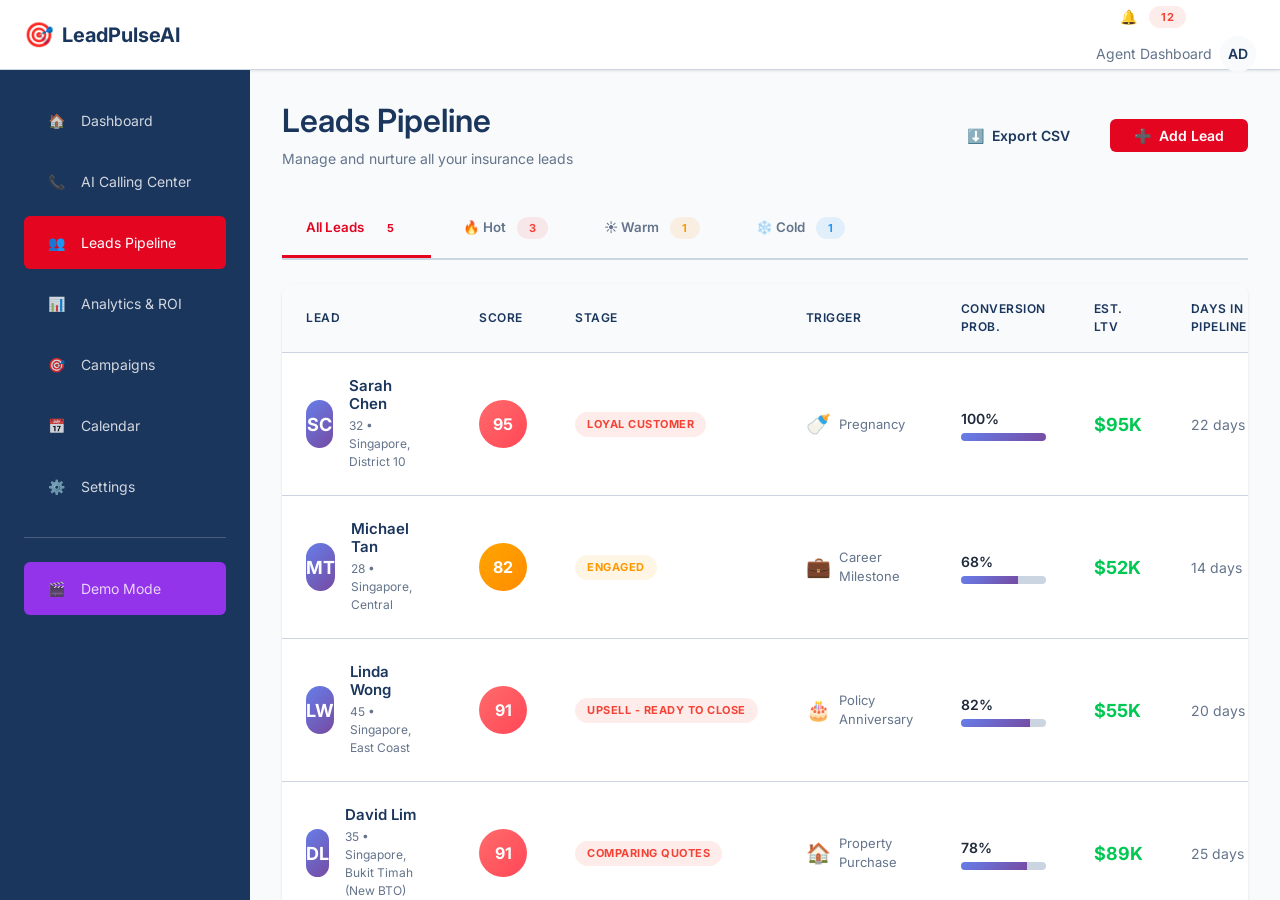
<file: LeadPulseAI-Prototype/leads-pipeline.html>
<!DOCTYPE html>
<html lang="en">
<head>
    <meta charset="UTF-8">
    <meta name="viewport" content="width=device-width, initial-scale=1.0">
    <title>Leads Pipeline - LeadPulseAI</title>
    <link rel="stylesheet" href="css/global.css">
    <link rel="stylesheet" href="css/components.css">
    <link rel="preconnect" href="https://fonts.googleapis.com">
    <link rel="preconnect" href="https://fonts.gstatic.com" crossorigin>
    <link href="https://fonts.googleapis.com/css2?family=Inter:wght@300;400;500;600;700;800&display=swap" rel="stylesheet">
    <style>
        .dashboard-layout {
            display: grid;
            grid-template-columns: 250px 1fr;
            grid-template-rows: 70px 1fr;
            height: 100vh;
            background: var(--background);
        }

        .top-nav {
            grid-column: 1 / -1;
            background: white;
            border-bottom: 1px solid var(--light);
            display: flex;
            align-items: center;
            justify-content: space-between;
            padding: 0 var(--space-lg);
            box-shadow: var(--shadow-sm);
        }

        .sidebar {
            background: var(--navy-blue);
            color: white;
            padding: var(--space-lg);
            overflow-y: auto;
        }

        .nav-item {
            display: flex;
            align-items: center;
            gap: var(--space-md);
            padding: var(--space-md) var(--space-lg);
            color: rgba(255, 255, 255, 0.8);
            text-decoration: none;
            border-radius: var(--radius-sm);
            transition: all var(--transition-fast);
            margin-bottom: var(--space-sm);
            font-size: 14px;
        }

        .nav-item:hover {
            background: rgba(255, 255, 255, 0.1);
            color: white;
            text-decoration: none;
        }

        .nav-item.active {
            background: var(--aia-red);
            color: white;
        }

        .nav-item.demo {
            background: var(--ai-purple);
            margin-top: var(--space-lg);
        }

        .main-content {
            padding: var(--space-xl);
            overflow-y: auto;
        }

        .pipeline-header {
            display: flex;
            justify-content: space-between;
            align-items: center;
            margin-bottom: var(--space-xl);
        }

        .filter-tabs {
            display: flex;
            gap: var(--space-sm);
            margin-bottom: var(--space-lg);
            border-bottom: 2px solid var(--light);
        }

        .filter-tab {
            padding: var(--space-md) var(--space-lg);
            background: none;
            border: none;
            border-bottom: 3px solid transparent;
            color: var(--medium);
            font-weight: 600;
            cursor: pointer;
            transition: all var(--transition-fast);
        }

        .filter-tab:hover {
            color: var(--navy-blue);
        }

        .filter-tab.active {
            color: var(--aia-red);
            border-bottom-color: var(--aia-red);
        }

        .leads-table {
            background: white;
            border-radius: var(--radius-md);
            box-shadow: var(--shadow-sm);
            overflow: hidden;
        }

        table {
            width: 100%;
            border-collapse: collapse;
        }

        thead {
            background: var(--background);
        }

        th {
            text-align: left;
            padding: var(--space-md) var(--space-lg);
            font-weight: 600;
            color: var(--navy-blue);
            font-size: 12px;
            text-transform: uppercase;
            letter-spacing: 0.5px;
        }

        td {
            padding: var(--space-lg);
            border-top: 1px solid var(--light);
        }

        tbody tr {
            transition: all var(--transition-fast);
            cursor: pointer;
        }

        tbody tr:hover {
            background: rgba(228, 5, 33, 0.02);
        }

        .lead-name-cell {
            display: flex;
            align-items: center;
            gap: var(--space-md);
        }

        .lead-avatar {
            width: 48px;
            height: 48px;
            border-radius: var(--radius-full);
            background: var(--gradient-primary);
            display: flex;
            align-items: center;
            justify-content: center;
            color: white;
            font-weight: 700;
            font-size: 18px;
        }

        .lead-info h4 {
            margin: 0;
            font-size: 15px;
            color: var(--navy-blue);
            font-weight: 600;
        }

        .lead-info p {
            margin: 4px 0 0 0;
            font-size: 12px;
            color: var(--medium);
        }

        .score-badge {
            display: inline-flex;
            align-items: center;
            justify-content: center;
            width: 48px;
            height: 48px;
            border-radius: var(--radius-full);
            font-weight: 700;
            font-size: 16px;
        }

        .score-hot {
            background: linear-gradient(135deg, #FF6B6B 0%, #FF4757 100%);
            color: white;
        }

        .score-warm {
            background: linear-gradient(135deg, #FFA500 0%, #FF8C00 100%);
            color: white;
        }

        .score-cold {
            background: linear-gradient(135deg, #87CEEB 0%, #4682B4 100%);
            color: white;
        }

        .progress-bar-container {
            width: 100%;
            height: 8px;
            background: var(--light);
            border-radius: var(--radius-full);
            overflow: hidden;
        }

        .progress-bar-fill {
            height: 100%;
            background: var(--gradient-primary);
            transition: width 0.3s ease;
        }

        .ltv-value {
            font-size: 18px;
            font-weight: 700;
            color: var(--success);
        }

        .days-value {
            font-size: 14px;
            color: var(--medium);
        }
    </style>
</head>
<body>
    <div class="dashboard-layout">
        <!-- Top Navigation -->
        <nav class="top-nav">
            <div class="logo">
                <span class="logo-icon">🎯</span>
                <span>LeadPulseAI</span>
            </div>
            <div class="nav-actions">
                <button class="btn btn-ghost">
                    <span>🔔</span>
                    <span class="badge badge-danger" style="margin-left: 4px;">12</span>
                </button>
                <div style="display: flex; align-items: center; gap: var(--space-sm);">
                    <span style="font-size: 14px; color: var(--medium);">Agent Dashboard</span>
                    <div class="avatar" style="width: 36px; height: 36px; font-size: 14px;">AD</div>
                </div>
            </div>
        </nav>

        <!-- Sidebar -->
        <aside class="sidebar">
            <nav>
                <a href="dashboard.html" class="nav-item">
                    <span>🏠</span>
                    <span>Dashboard</span>
                </a>
                <a href="calling.html" class="nav-item">
                    <span>📞</span>
                    <span>AI Calling Center</span>
                </a>
                <a href="leads-pipeline.html" class="nav-item active">
                    <span>👥</span>
                    <span>Leads Pipeline</span>
                </a>
                <a href="analytics.html" class="nav-item">
                    <span>📊</span>
                    <span>Analytics & ROI</span>
                </a>
                <a href="campaigns.html" class="nav-item">
                    <span>🎯</span>
                    <span>Campaigns</span>
                </a>
                <a href="#" class="nav-item">
                    <span>📅</span>
                    <span>Calendar</span>
                </a>
                <a href="#" class="nav-item">
                    <span>⚙️</span>
                    <span>Settings</span>
                </a>
                <div style="margin: var(--space-lg) 0; height: 1px; background: rgba(255,255,255,0.2);"></div>
                <a href="demo-mode.html" class="nav-item demo">
                    <span>🎬</span>
                    <span>Demo Mode</span>
                </a>
            </nav>
        </aside>

        <!-- Main Content -->
        <main class="main-content">
            <div class="pipeline-header">
                <div>
                    <h1 style="font-size: 32px; margin: 0 0 8px 0; color: var(--navy-blue);">Leads Pipeline</h1>
                    <p style="color: var(--medium); margin: 0;">Manage and nurture all your insurance leads</p>
                </div>
                <div style="display: flex; gap: var(--space-md);">
                    <button class="btn btn-ghost">
                        <span>⬇️</span>
                        <span>Export CSV</span>
                    </button>
                    <button class="btn btn-primary">
                        <span>➕</span>
                        <span>Add Lead</span>
                    </button>
                </div>
            </div>

            <!-- Filter Tabs -->
            <div class="filter-tabs">
                <button class="filter-tab active" onclick="filterLeads('all')">
                    All Leads <span class="badge badge-medium" style="margin-left: 8px;">5</span>
                </button>
                <button class="filter-tab" onclick="filterLeads('hot')">
                    🔥 Hot <span class="badge badge-danger" style="margin-left: 8px;">3</span>
                </button>
                <button class="filter-tab" onclick="filterLeads('warm')">
                    ☀️ Warm <span class="badge badge-warning" style="margin-left: 8px;">1</span>
                </button>
                <button class="filter-tab" onclick="filterLeads('cold')">
                    ❄️ Cold <span class="badge badge-info" style="margin-left: 8px;">1</span>
                </button>
            </div>

            <!-- Leads Table -->
            <div class="leads-table">
                <table>
                    <thead>
                        <tr>
                            <th>Lead</th>
                            <th>Score</th>
                            <th>Stage</th>
                            <th>Trigger</th>
                            <th>Conversion Prob.</th>
                            <th>Est. LTV</th>
                            <th>Days in Pipeline</th>
                            <th>Actions</th>
                        </tr>
                    </thead>
                    <tbody id="leadsTableBody">
                        <!-- Populated by JavaScript -->
                    </tbody>
                </table>
            </div>
        </main>
    </div>

    <script src="js/data.js"></script>
    <script>
        // Combine all leads
        const allLeads = [
            {
                ...sarahChen,
                temperature: 'hot',
                triggerIcon: '🍼',
                triggerLabel: 'Pregnancy'
            },
            {
                ...michaelTan,
                temperature: 'warm',
                triggerIcon: '💼',
                triggerLabel: 'Career Milestone'
            },
            {
                ...lindaWong,
                temperature: 'hot',
                triggerIcon: '🎂',
                triggerLabel: 'Policy Anniversary'
            },
            {
                ...davidLim,
                temperature: 'hot',
                triggerIcon: '🏠',
                triggerLabel: 'Property Purchase'
            },
            {
                ...amandaNg,
                temperature: 'hot',
                triggerIcon: '🚀',
                triggerLabel: 'Career Change'
            }
        ];

        let currentFilter = 'all';

        function renderLeads(filter = 'all') {
            const tbody = document.getElementById('leadsTableBody');
            tbody.innerHTML = '';

            const filtered = filter === 'all'
                ? allLeads
                : allLeads.filter(lead => lead.temperature === filter);

            filtered.forEach(lead => {
                const row = document.createElement('tr');
                row.onclick = () => location.href = `lead-profile.html?id=${lead.id}`;

                const scoreClass = lead.leadScore >= 85 ? 'score-hot' :
                                 lead.leadScore >= 70 ? 'score-warm' : 'score-cold';

                const tempBadge = lead.temperature === 'hot' ? 'badge-danger' :
                                 lead.temperature === 'warm' ? 'badge-warning' : 'badge-info';

                row.innerHTML = `
                    <td>
                        <div class="lead-name-cell">
                            <div class="lead-avatar">${lead.firstName.charAt(0)}${lead.lastName.charAt(0)}</div>
                            <div class="lead-info">
                                <h4>${lead.firstName} ${lead.lastName}</h4>
                                <p>${lead.age} • ${lead.location}</p>
                            </div>
                        </div>
                    </td>
                    <td>
                        <div class="score-badge ${scoreClass}">
                            ${lead.leadScore}
                        </div>
                    </td>
                    <td>
                        <span class="badge ${tempBadge}">${lead.stage}</span>
                    </td>
                    <td>
                        <div style="display: flex; align-items: center; gap: 8px;">
                            <span style="font-size: 20px;">${lead.triggerIcon}</span>
                            <span style="font-size: 13px; color: var(--medium);">${lead.triggerLabel}</span>
                        </div>
                    </td>
                    <td>
                        <div>
                            <div style="font-weight: 600; margin-bottom: 4px;">${lead.conversionProbability}%</div>
                            <div class="progress-bar-container">
                                <div class="progress-bar-fill" style="width: ${lead.conversionProbability}%;"></div>
                            </div>
                        </div>
                    </td>
                    <td>
                        <div class="ltv-value">$${(lead.estimatedLTV / 1000).toFixed(0)}K</div>
                    </td>
                    <td>
                        <div class="days-value">${lead.daysInPipeline} days</div>
                    </td>
                    <td>
                        <button class="btn btn-sm btn-primary" onclick="event.stopPropagation(); location.href='lead-profile.html?id=${lead.id}'">
                            👁️ View
                        </button>
                    </td>
                `;

                tbody.appendChild(row);
            });
        }

        function filterLeads(filter) {
            currentFilter = filter;

            // Update active tab
            document.querySelectorAll('.filter-tab').forEach(tab => {
                tab.classList.remove('active');
            });
            event.target.classList.add('active');

            renderLeads(filter);
        }

        // Initialize
        window.addEventListener('load', () => {
            renderLeads('all');
        });
    </script>
</body>
</html>
</file>
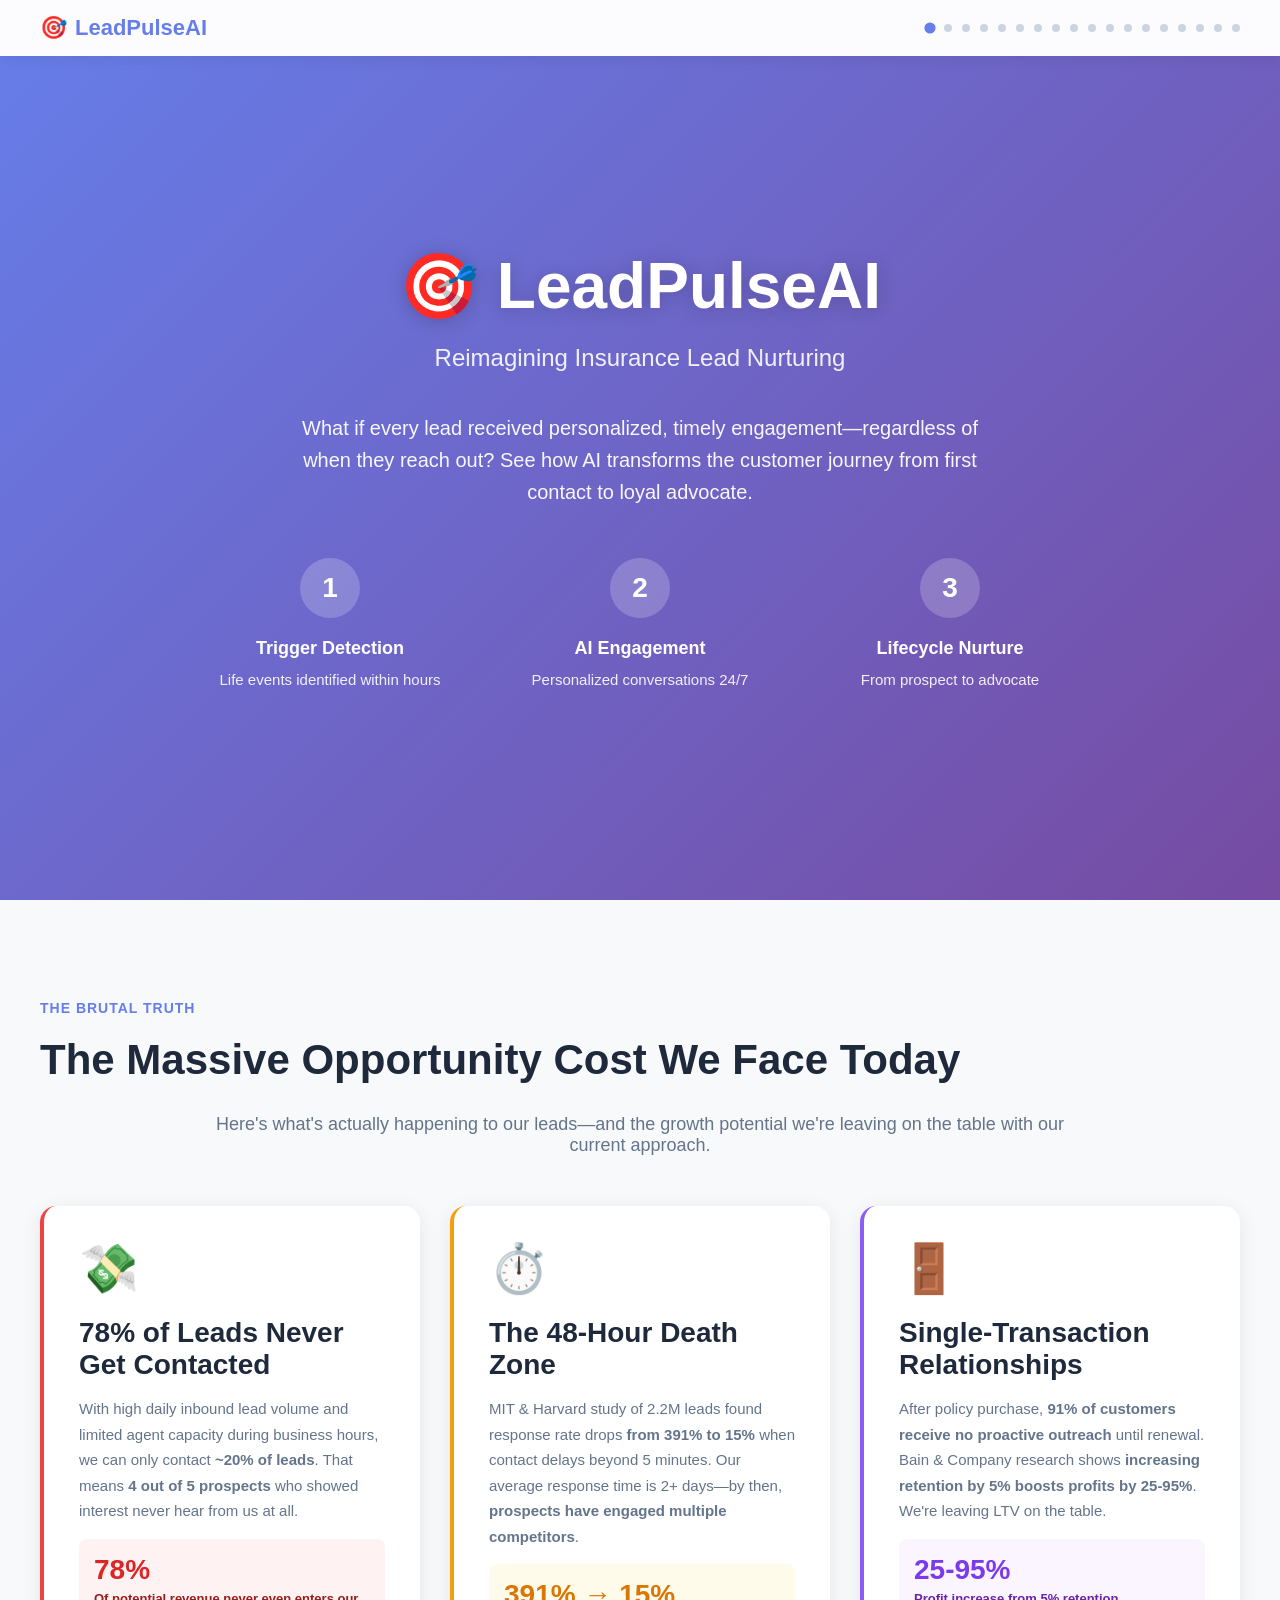
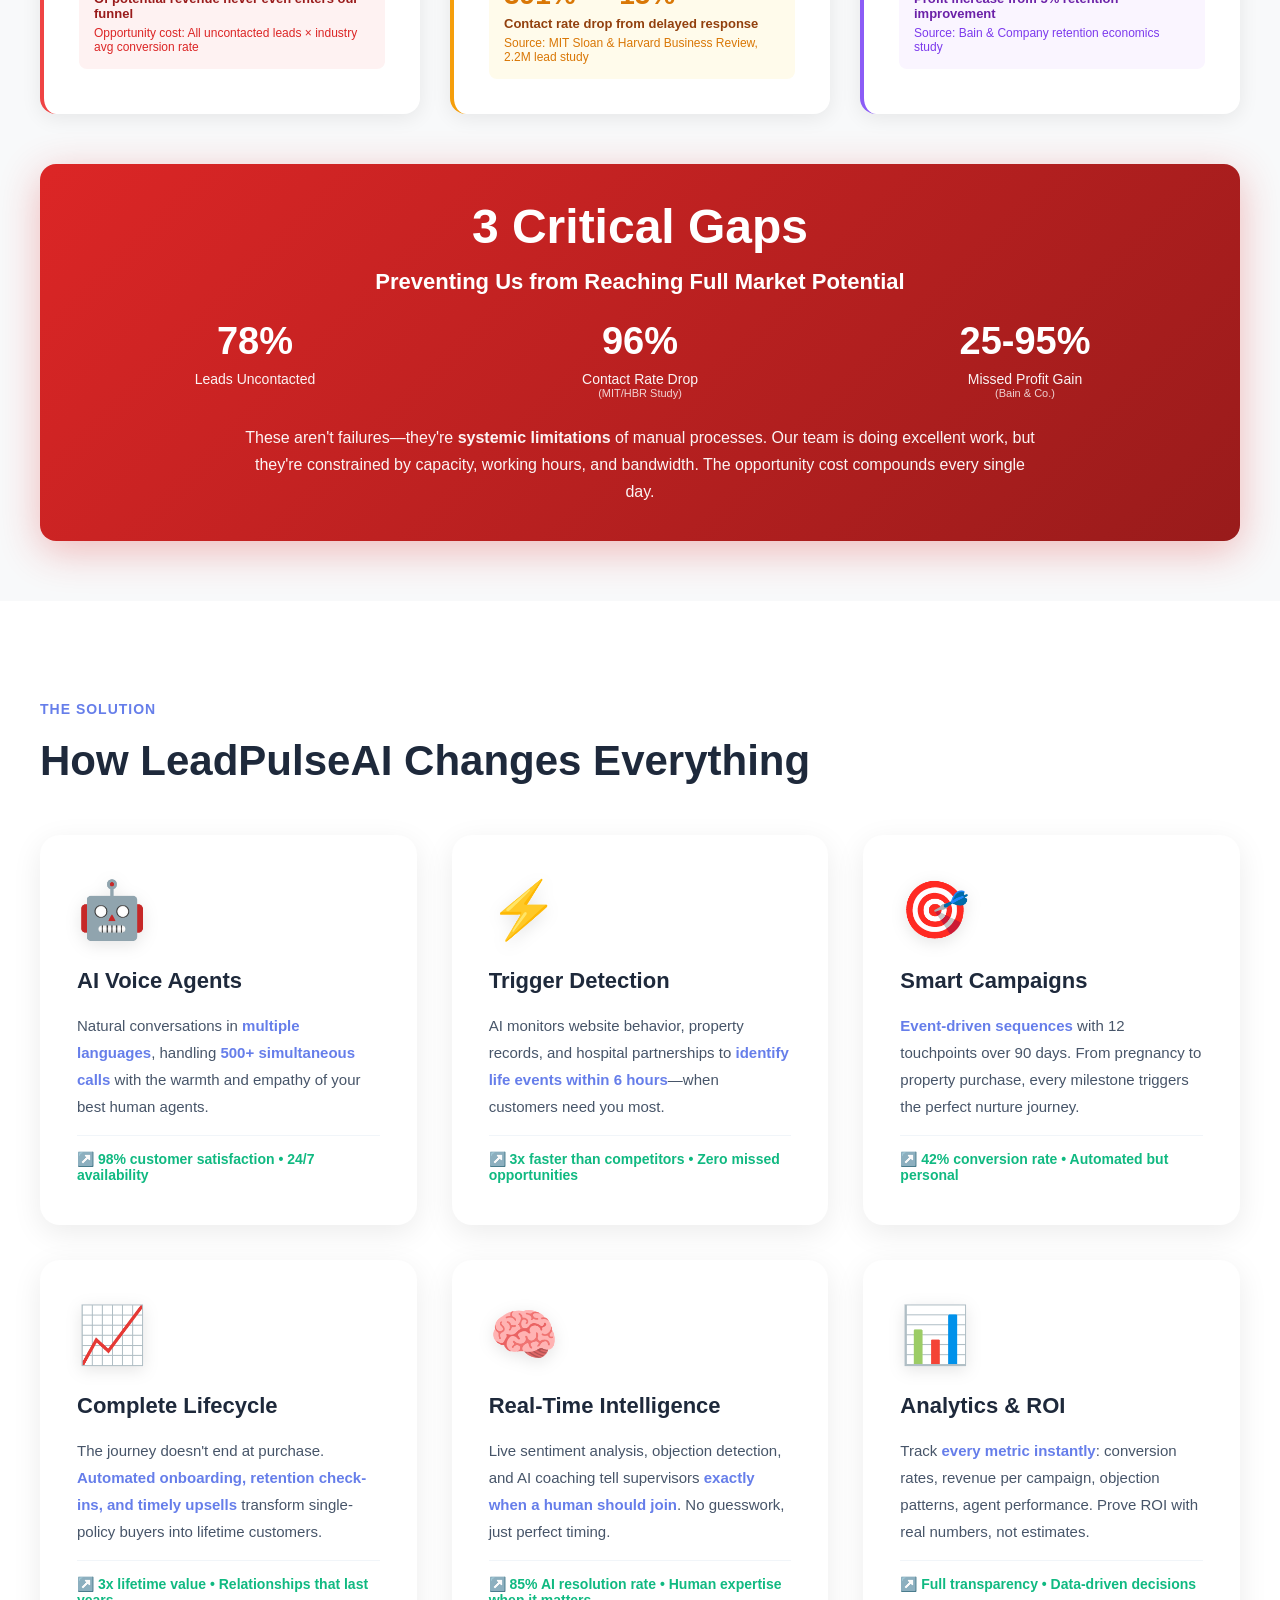
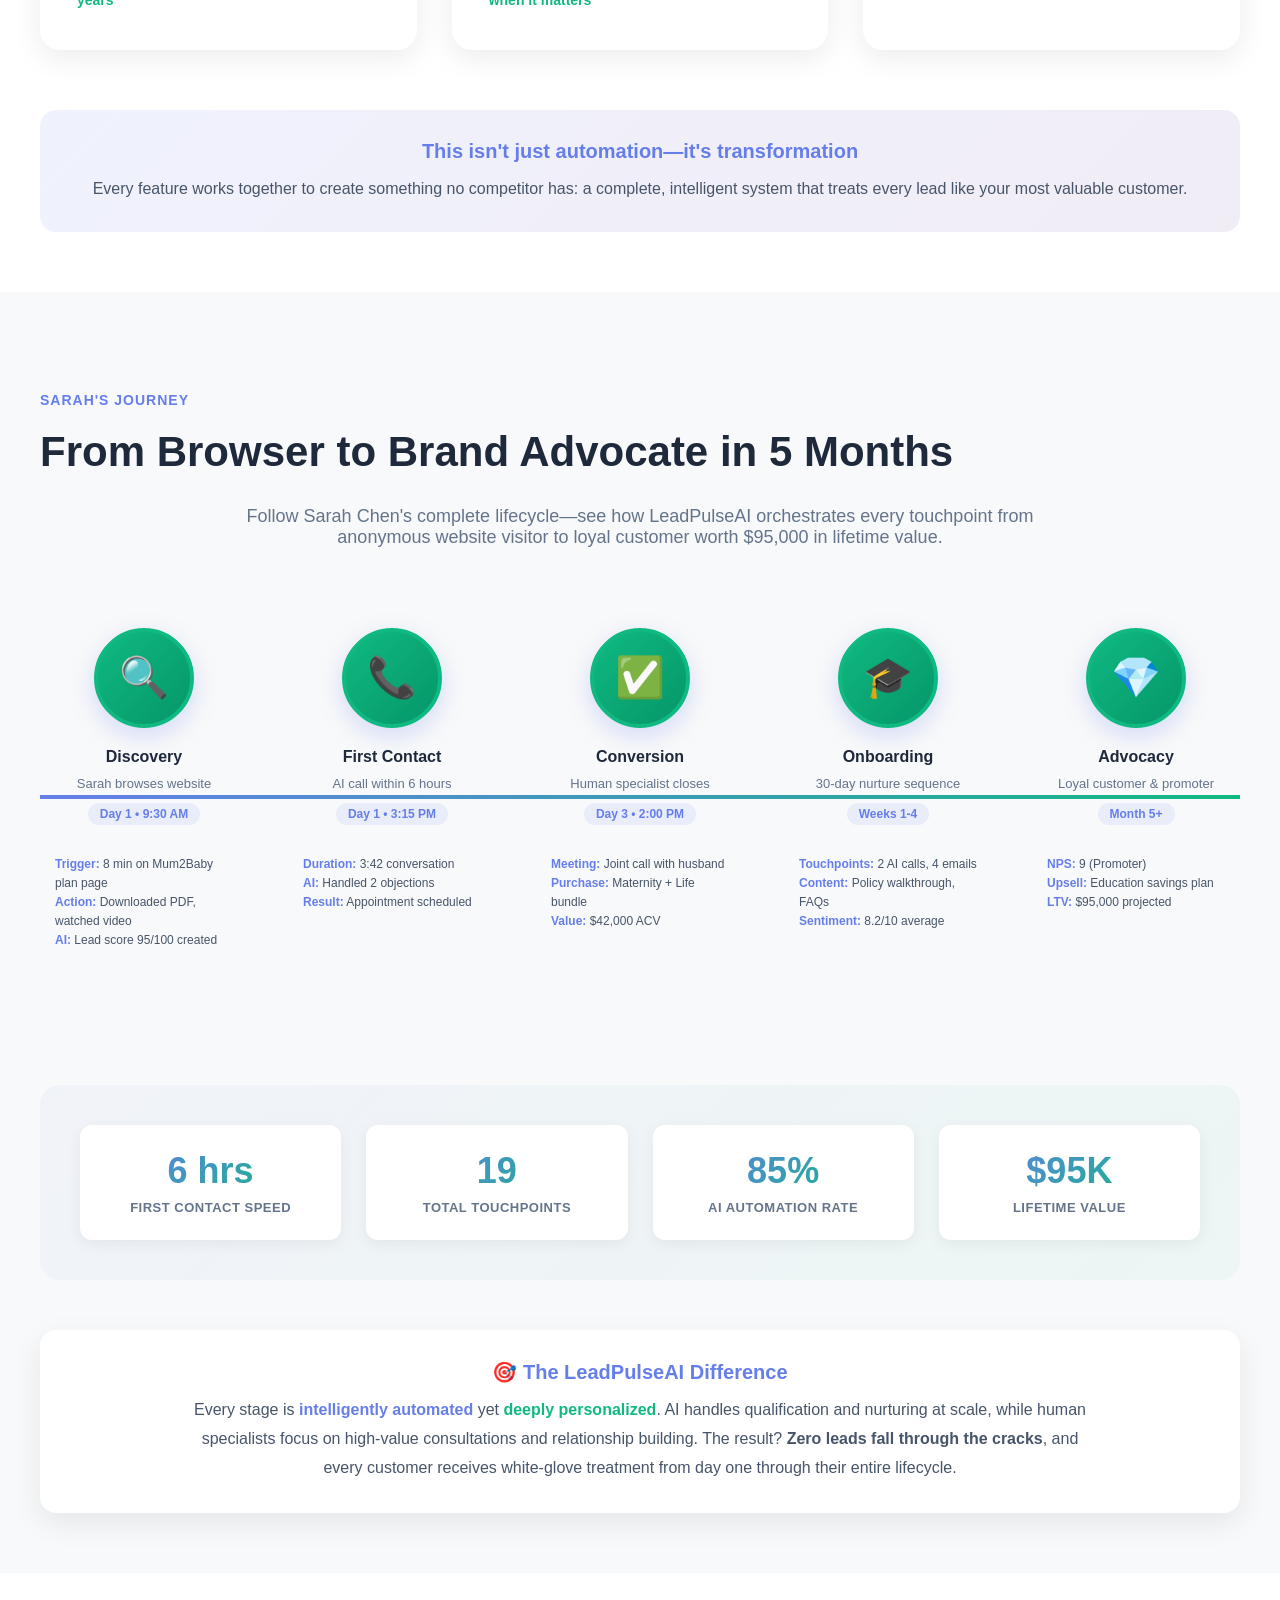
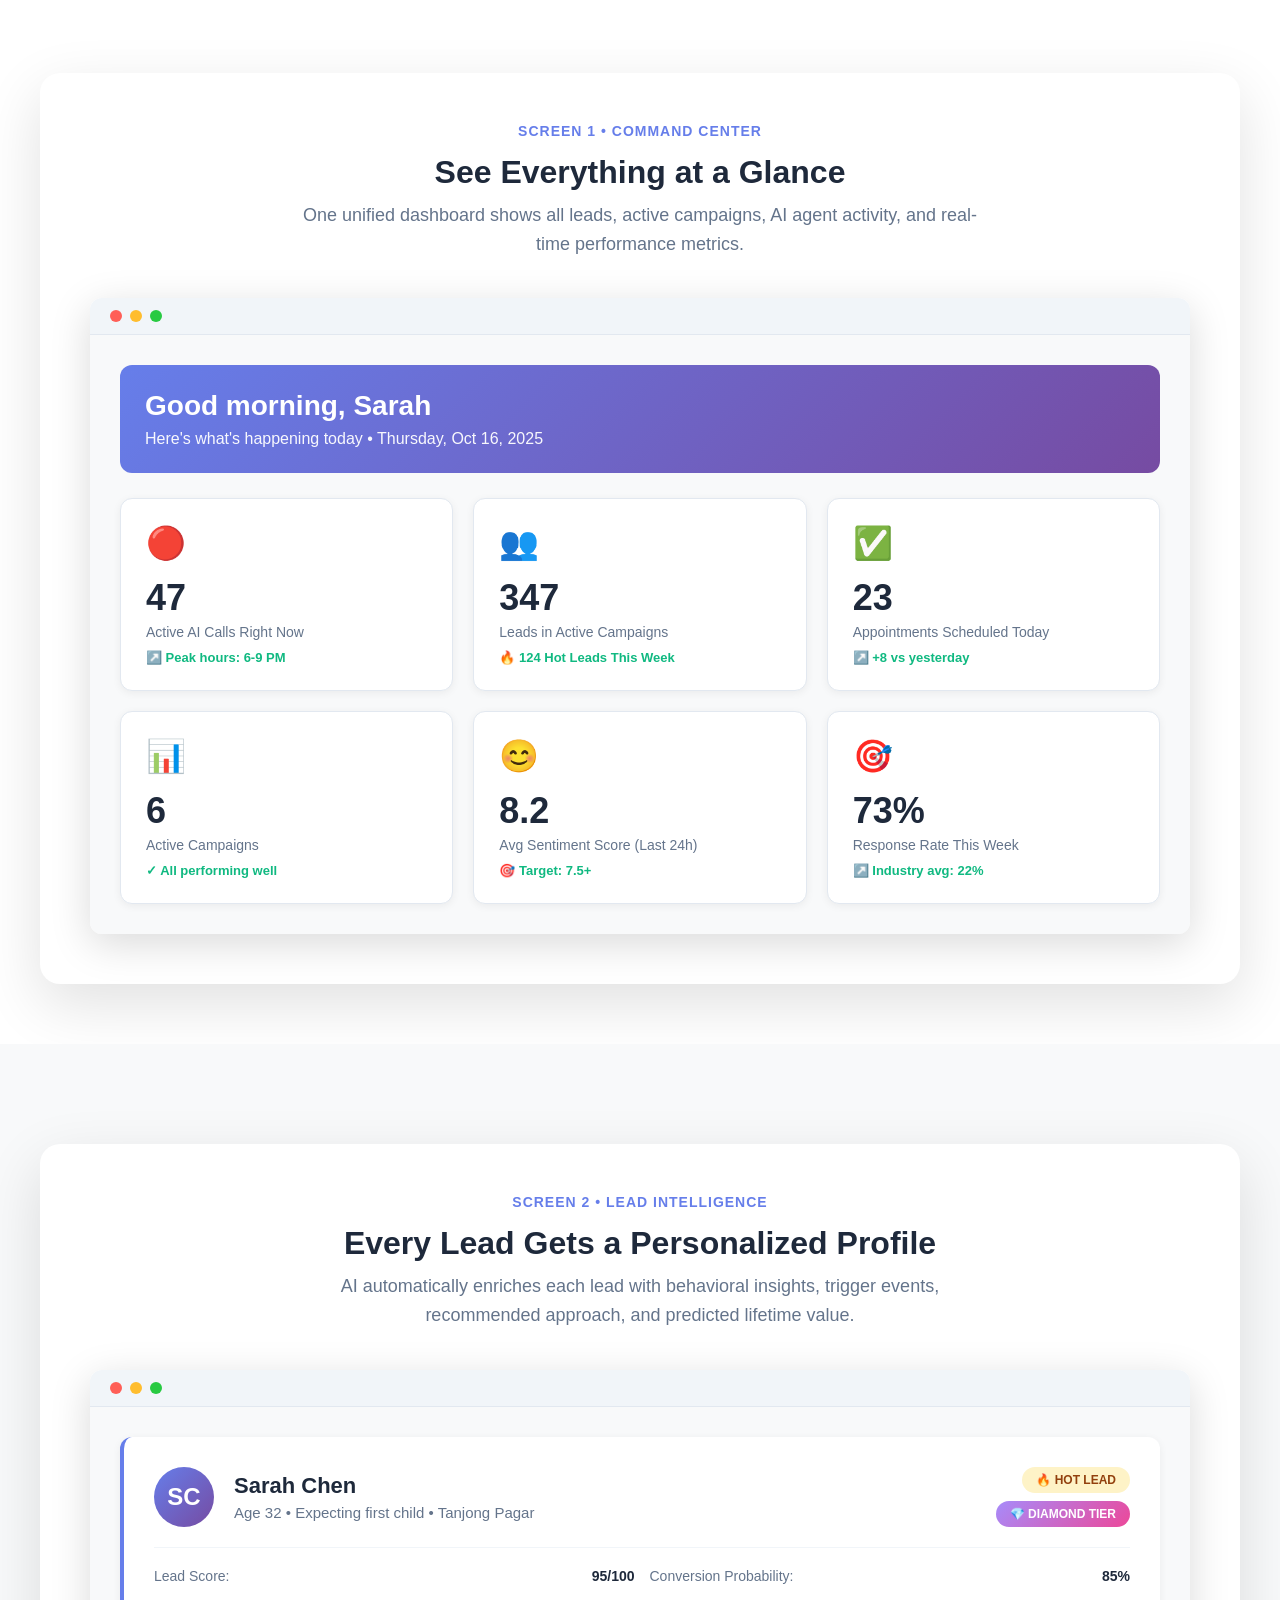
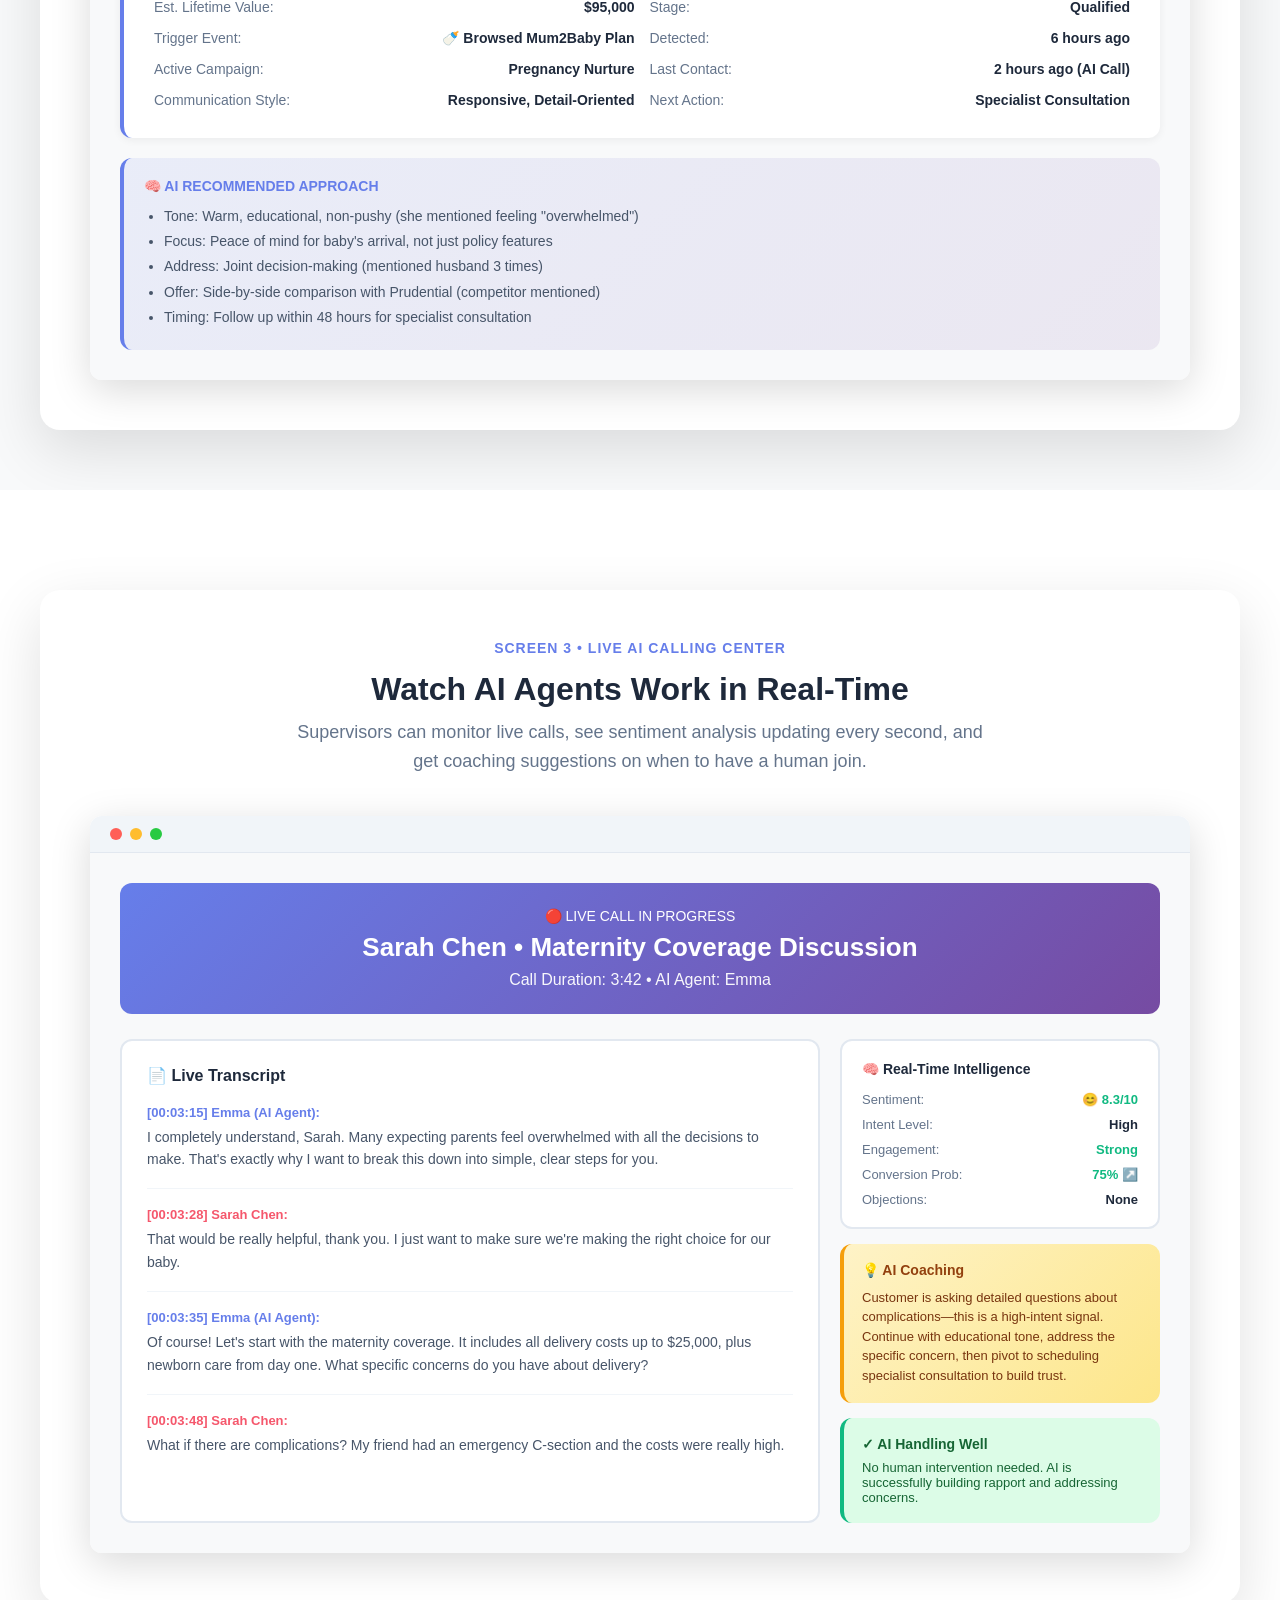
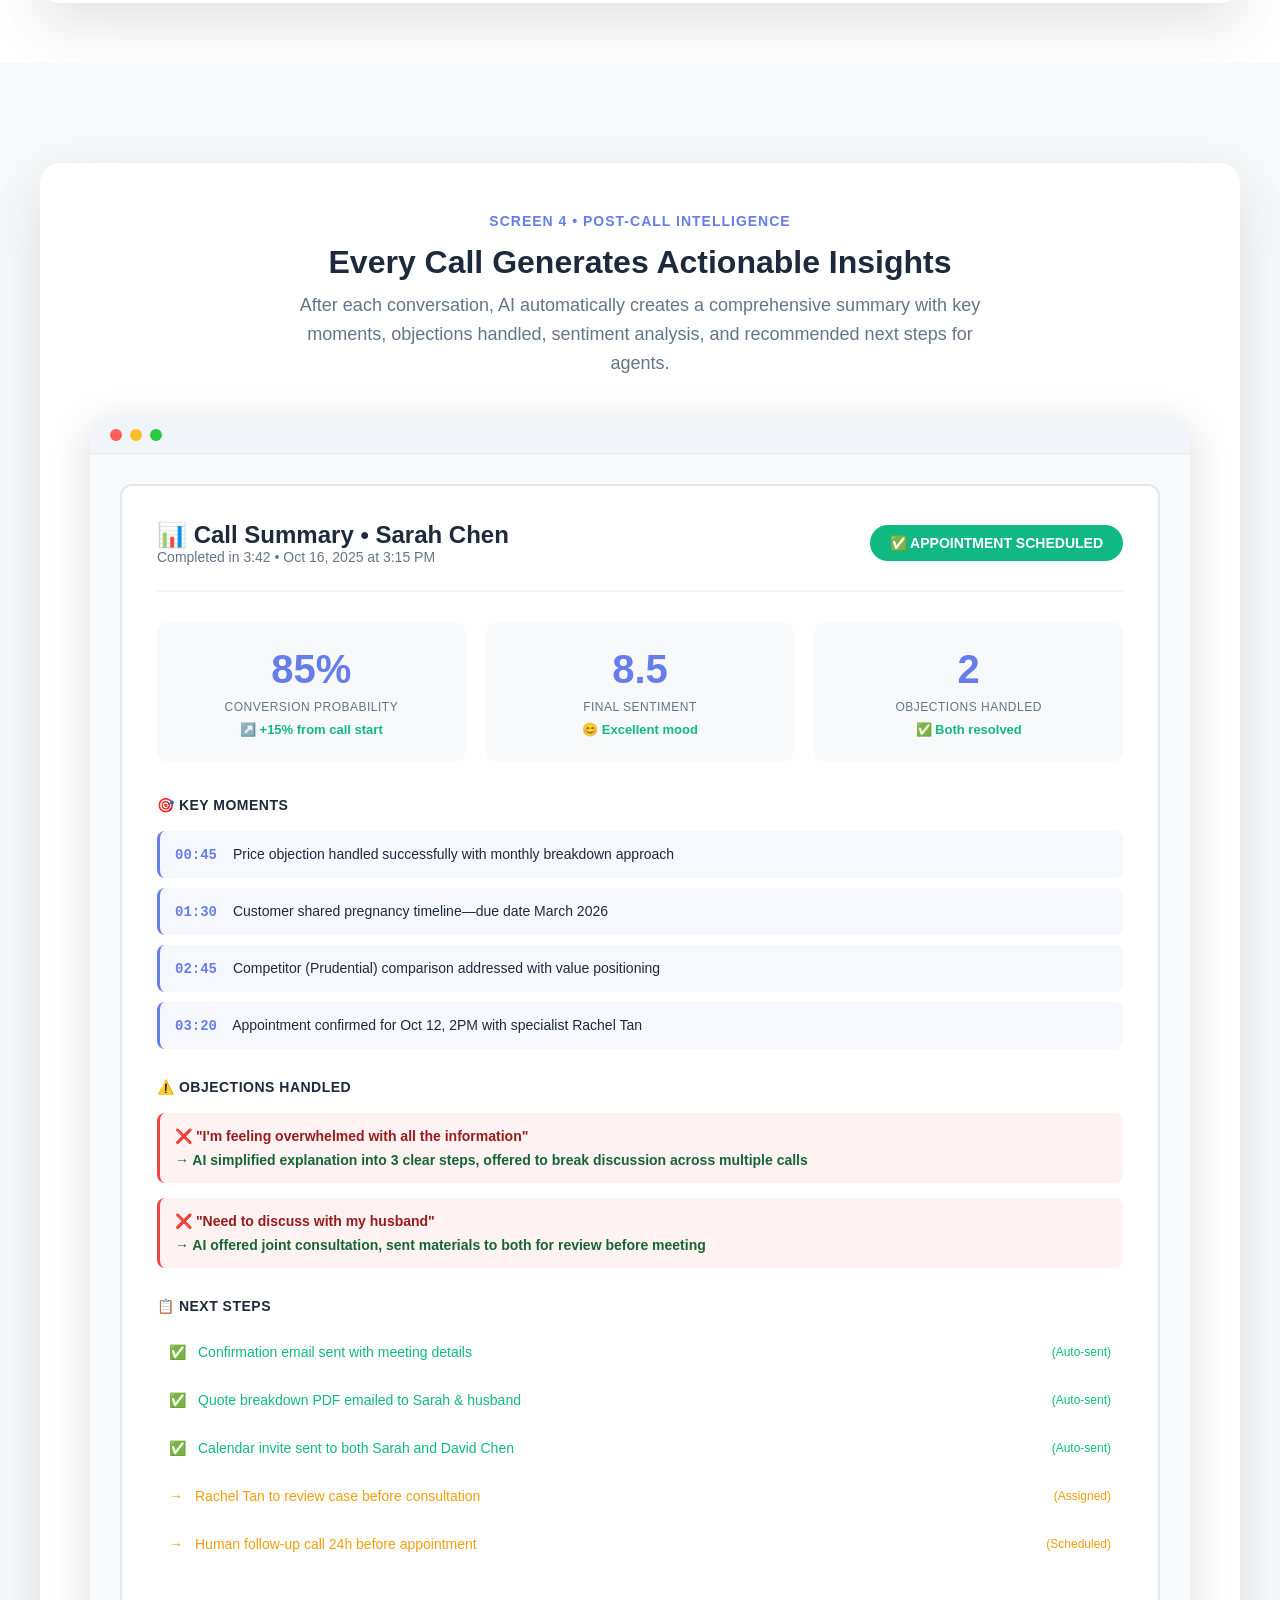
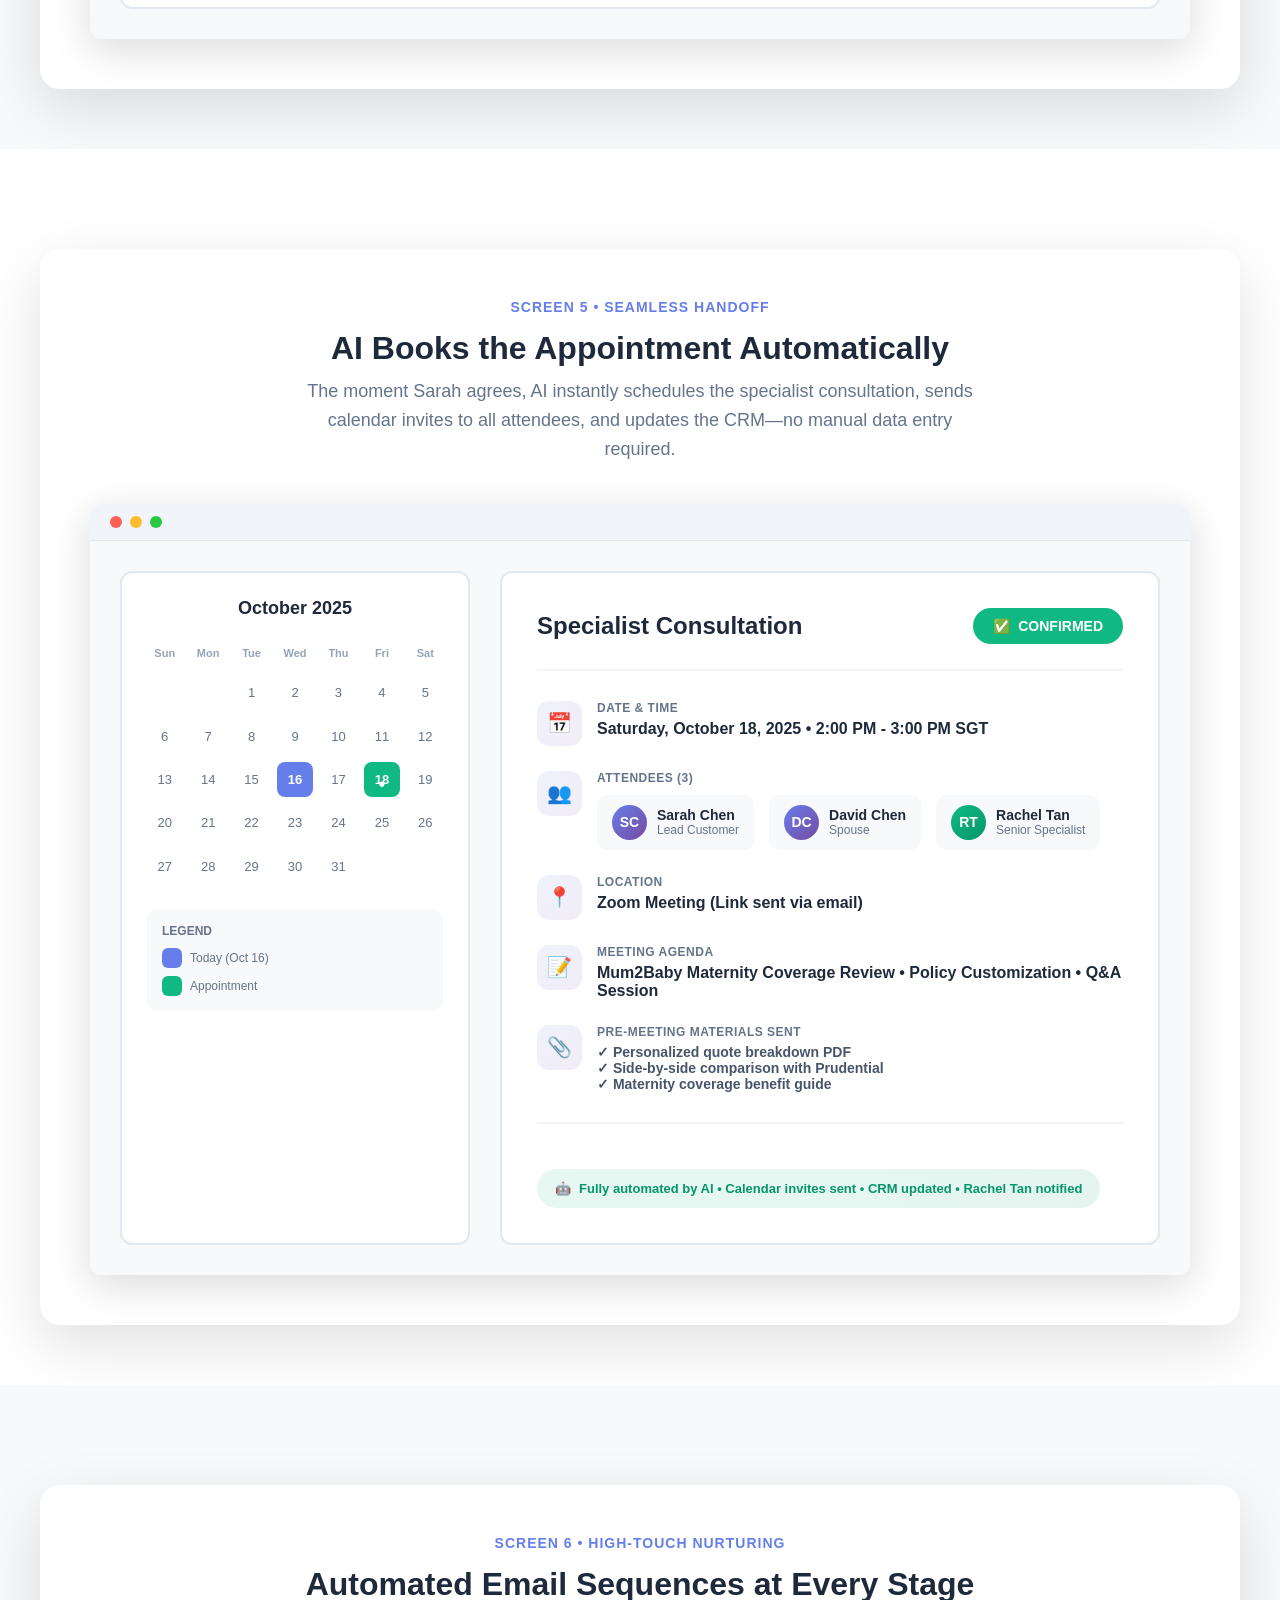
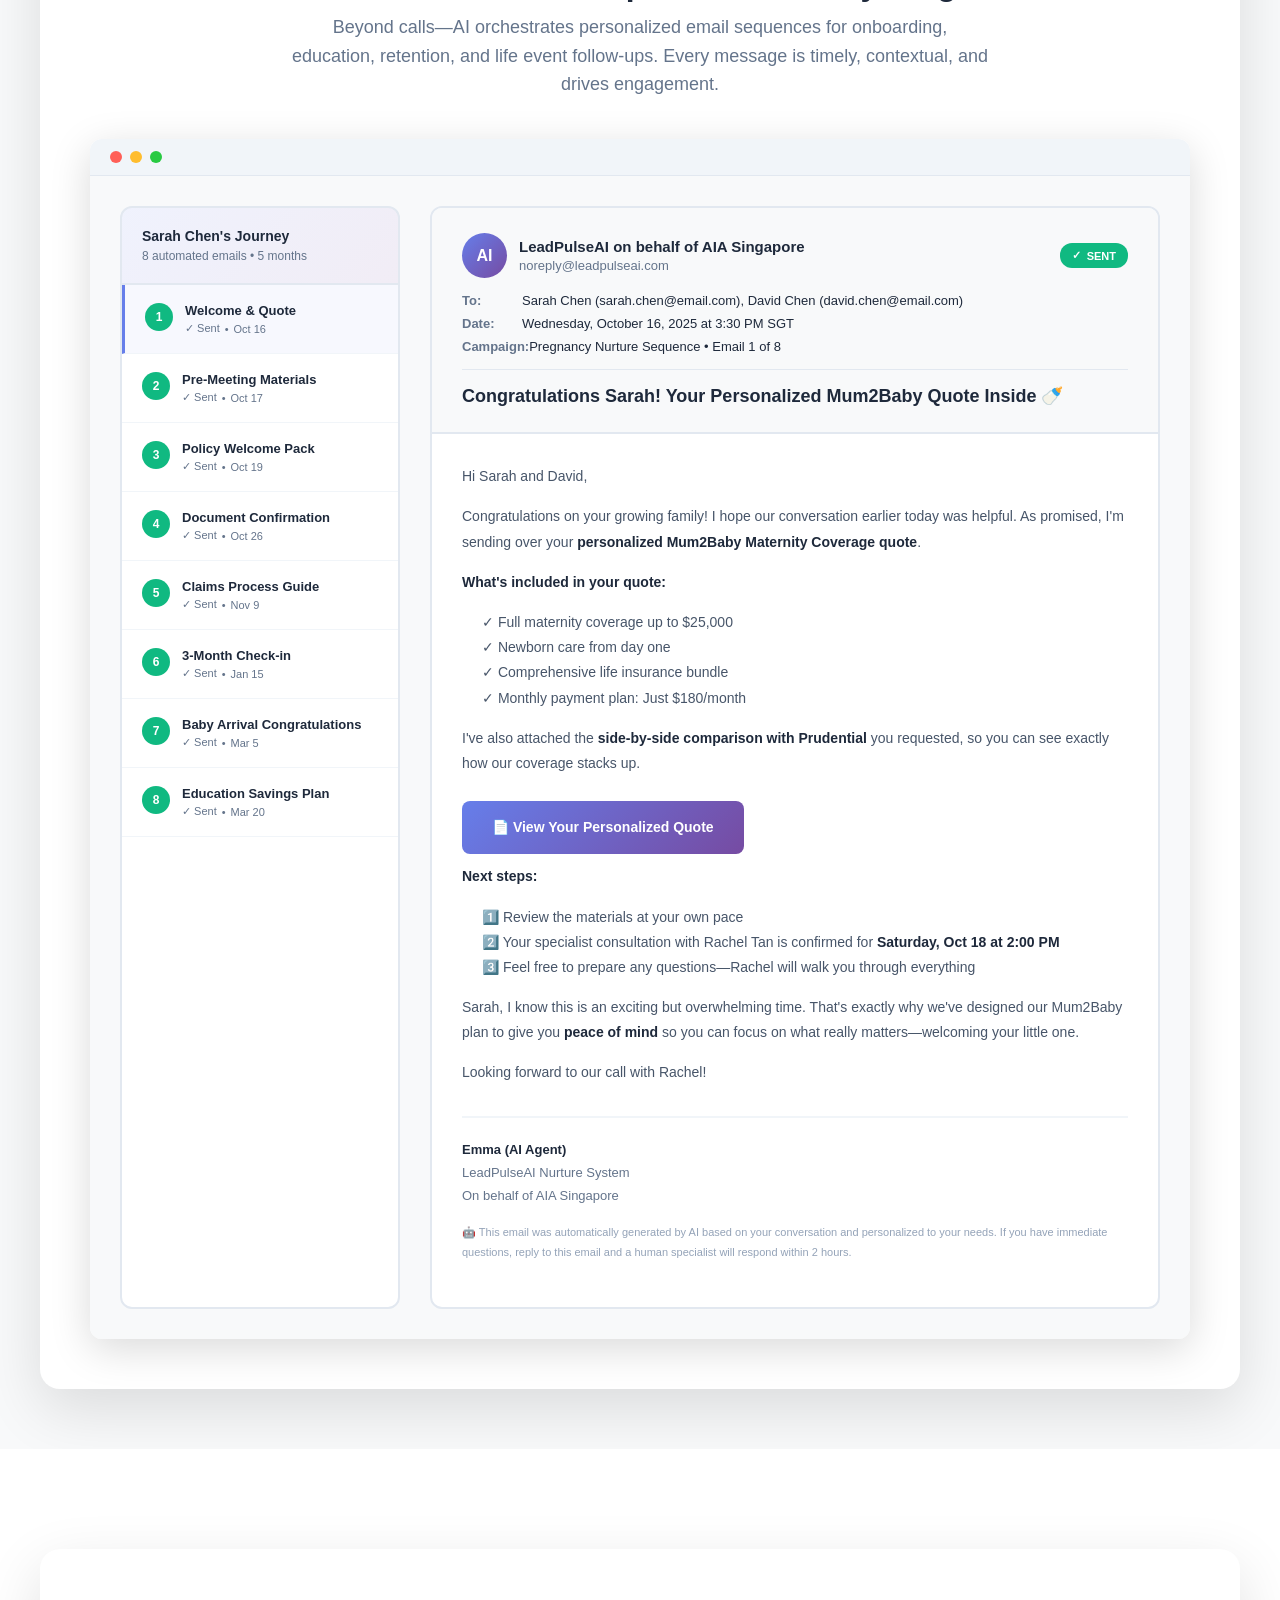
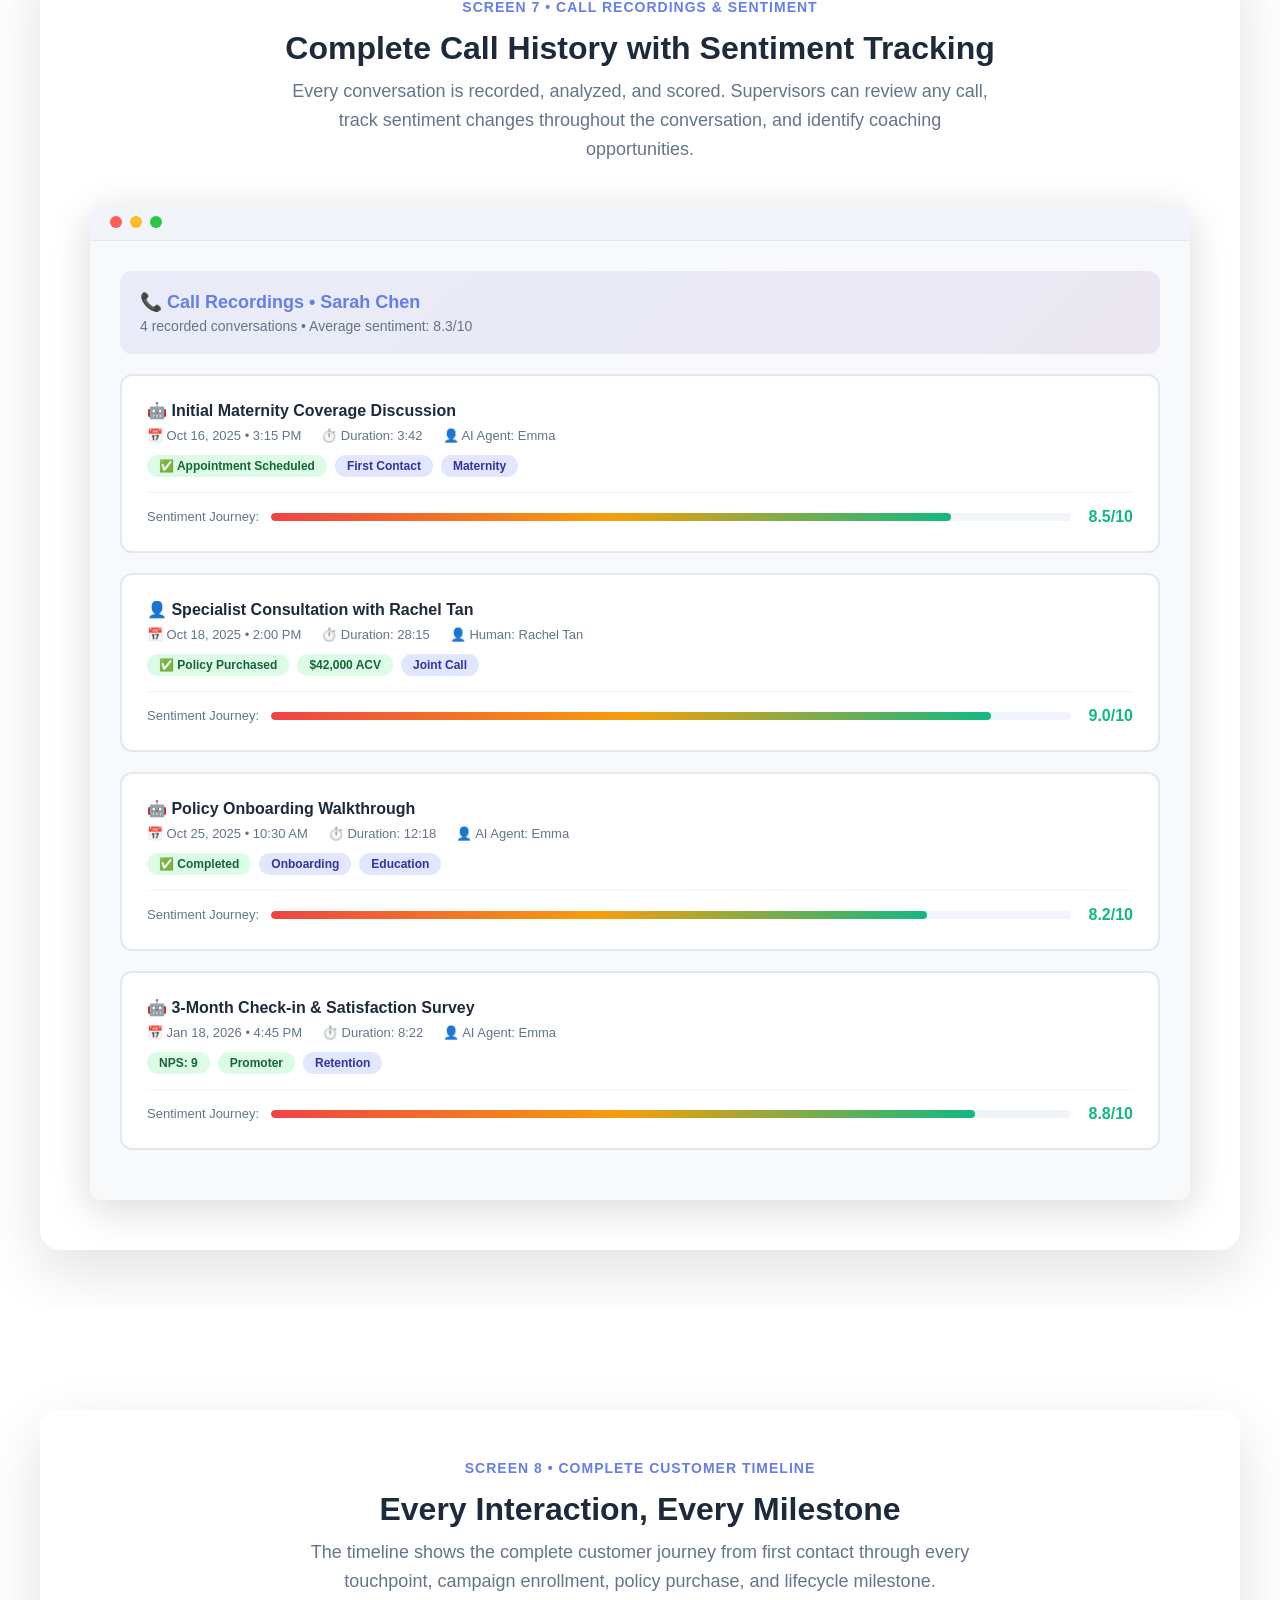
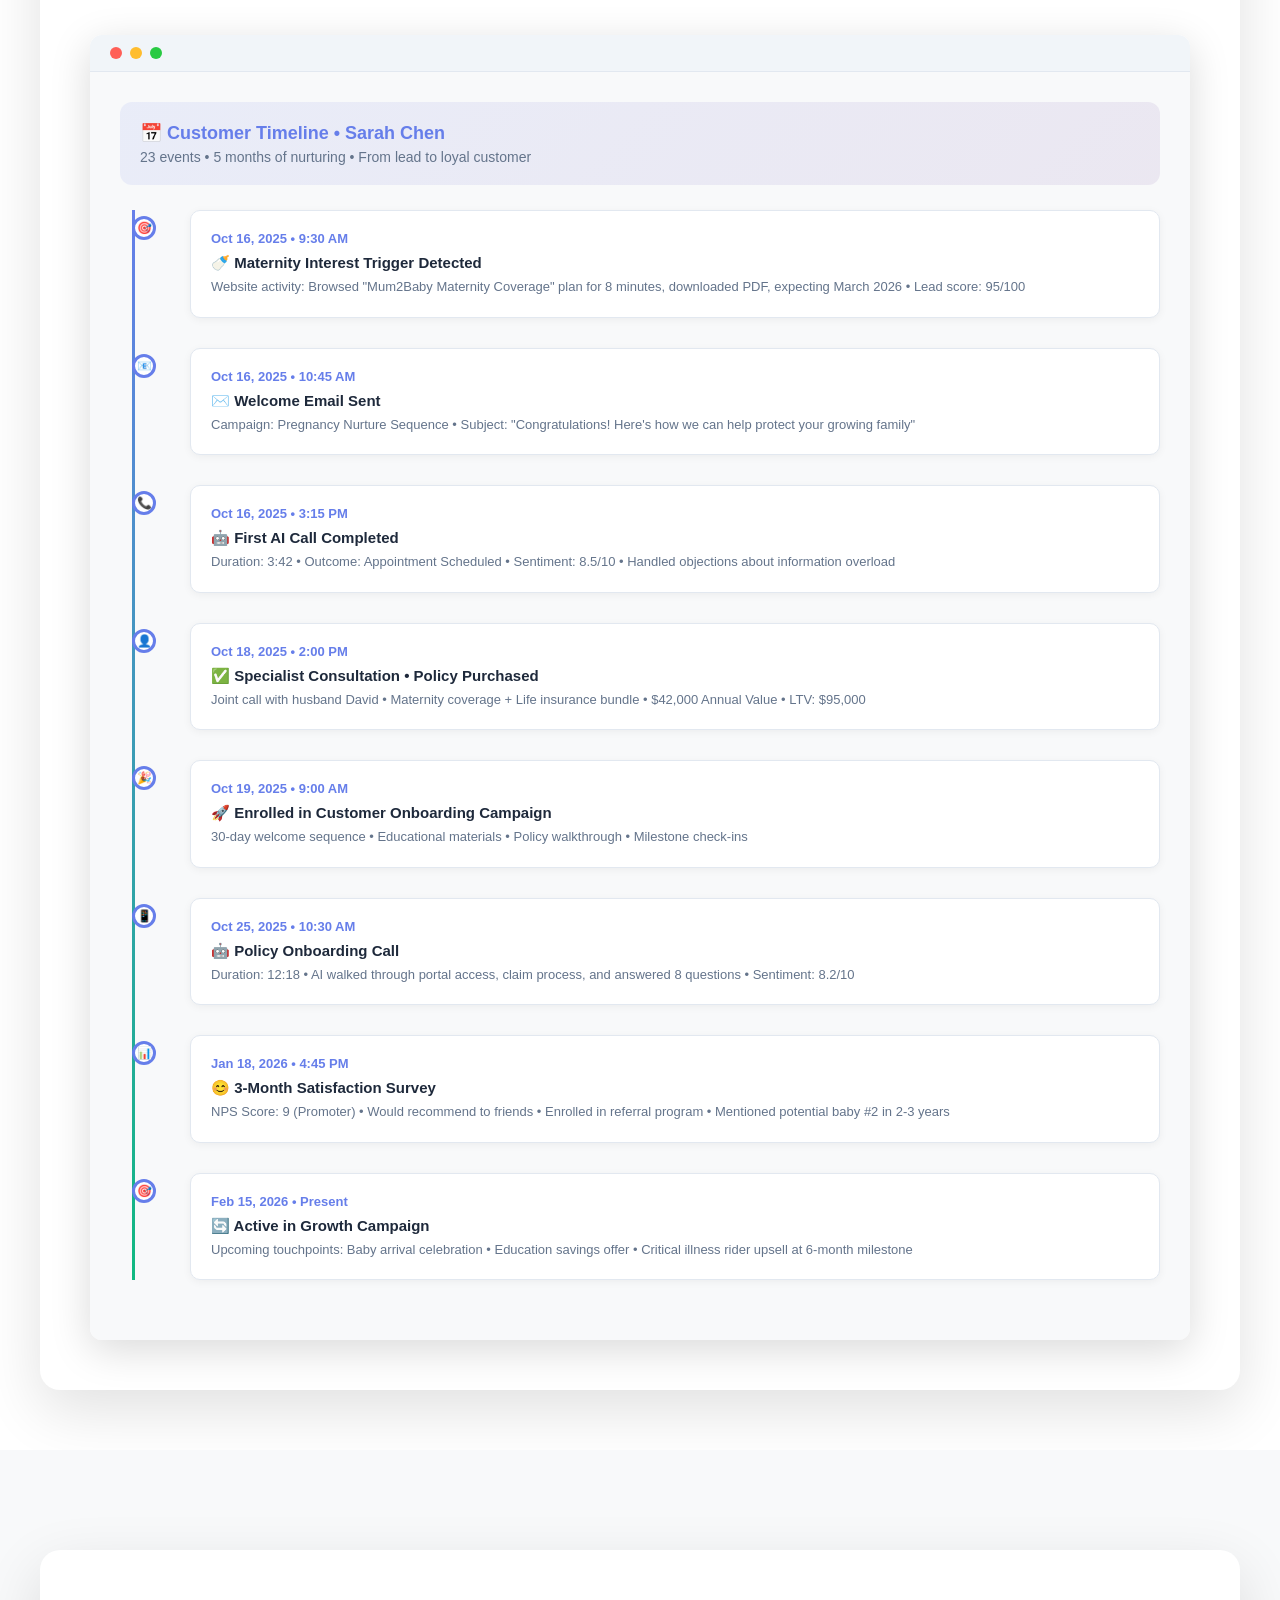
<file: LeadPulseAI-Prototype/presentation-journey.html>
<!DOCTYPE html>
<html lang="en">
<head>
    <meta charset="UTF-8">
    <meta name="viewport" content="width=device-width, initial-scale=1.0">
    <title>LeadPulseAI - Product Journey</title>
    <style>
        * {
            margin: 0;
            padding: 0;
            box-sizing: border-box;
        }

        body {
            font-family: 'Segoe UI', Tahoma, Geneva, Verdana, sans-serif;
            overflow-x: hidden;
            scroll-behavior: smooth;
            background: #f5f7fa;
            color: #1e293b;
        }

        /* Navigation */
        .nav {
            position: fixed;
            top: 0;
            left: 0;
            right: 0;
            background: rgba(255, 255, 255, 0.98);
            backdrop-filter: blur(10px);
            box-shadow: 0 2px 15px rgba(0, 0, 0, 0.08);
            z-index: 1000;
            padding: 15px 40px;
        }

        .nav-container {
            max-width: 1400px;
            margin: 0 auto;
            display: flex;
            justify-content: space-between;
            align-items: center;
        }

        .nav-logo {
            font-size: 22px;
            font-weight: 700;
            color: #667eea;
            display: flex;
            align-items: center;
            gap: 8px;
        }

        .nav-dots {
            display: flex;
            gap: 10px;
        }

        .nav-dot {
            width: 8px;
            height: 8px;
            border-radius: 50%;
            background: #cbd5e1;
            cursor: pointer;
            transition: all 0.3s;
        }

        .nav-dot.active {
            background: #667eea;
            transform: scale(1.4);
        }

        /* Slides */
        .slide {
            min-height: 100vh;
            display: flex;
            align-items: center;
            justify-content: center;
            padding: 100px 40px 60px;
            opacity: 0;
            animation: fadeIn 0.8s ease-out forwards;
        }

        @keyframes fadeIn {
            to {
                opacity: 1;
                transform: translateY(0);
            }
            from {
                opacity: 0;
                transform: translateY(20px);
            }
        }

        .slide-content {
            max-width: 1300px;
            width: 100%;
        }

        /* Backgrounds */
        .bg-gradient { background: linear-gradient(135deg, #667eea 0%, #764ba2 100%); color: white; }
        .bg-white { background: white; }
        .bg-light { background: #f8f9fa; }

        /* Typography */
        h1 {
            font-size: 64px;
            margin-bottom: 20px;
            font-weight: 700;
        }

        h2 {
            font-size: 42px;
            margin-bottom: 30px;
            font-weight: 700;
        }

        h3 {
            font-size: 28px;
            margin-bottom: 15px;
            font-weight: 600;
        }

        .subtitle {
            font-size: 24px;
            margin-bottom: 40px;
            opacity: 0.9;
        }

        .section-label {
            font-size: 14px;
            font-weight: 600;
            text-transform: uppercase;
            letter-spacing: 1px;
            color: #667eea;
            margin-bottom: 20px;
        }

        /* Title Slide */
        .title-content {
            text-align: center;
            max-width: 900px;
            margin: 0 auto;
        }

        .title-content h1 {
            text-shadow: 0 2px 20px rgba(0, 0, 0, 0.2);
        }

        .title-content .tagline {
            font-size: 20px;
            line-height: 1.6;
            opacity: 0.95;
            max-width: 700px;
            margin: 0 auto;
        }

        /* Journey Steps */
        .journey-steps {
            display: grid;
            grid-template-columns: repeat(3, 1fr);
            gap: 30px;
            margin-top: 50px;
        }

        .journey-step {
            text-align: center;
        }

        .step-number {
            width: 60px;
            height: 60px;
            background: rgba(255, 255, 255, 0.2);
            border-radius: 50%;
            display: flex;
            align-items: center;
            justify-content: center;
            font-size: 28px;
            font-weight: 700;
            margin: 0 auto 20px;
        }

        .step-title {
            font-size: 18px;
            font-weight: 600;
            margin-bottom: 10px;
        }

        .step-description {
            font-size: 15px;
            opacity: 0.9;
            line-height: 1.5;
        }

        /* Screenshot Container */
        .screenshot-container {
            background: white;
            padding: 50px;
            border-radius: 20px;
            box-shadow: 0 20px 60px rgba(0, 0, 0, 0.12);
        }

        .screenshot-header {
            text-align: center;
            margin-bottom: 40px;
        }

        .screenshot-header .label {
            color: #667eea;
            font-size: 14px;
            font-weight: 600;
            text-transform: uppercase;
            letter-spacing: 1px;
            margin-bottom: 15px;
        }

        .screenshot-header h3 {
            font-size: 32px;
            color: #1e293b;
            margin-bottom: 10px;
        }

        .screenshot-header p {
            color: #64748b;
            font-size: 18px;
            max-width: 700px;
            margin: 0 auto;
            line-height: 1.6;
        }

        /* Browser Mockup */
        .browser-mockup {
            border-radius: 12px;
            overflow: hidden;
            box-shadow: 0 10px 40px rgba(0, 0, 0, 0.15);
            background: white;
        }

        .browser-header {
            background: #f1f5f9;
            padding: 12px 20px;
            display: flex;
            align-items: center;
            gap: 8px;
            border-bottom: 1px solid #e2e8f0;
        }

        .browser-dot {
            width: 12px;
            height: 12px;
            border-radius: 50%;
        }

        .dot-red { background: #ff5f57; }
        .dot-yellow { background: #ffbd2e; }
        .dot-green { background: #28ca42; }

        .browser-content {
            background: #f8f9fa;
            padding: 30px;
        }

        /* Dashboard Cards */
        .dashboard-grid {
            display: grid;
            grid-template-columns: repeat(3, 1fr);
            gap: 20px;
        }

        .dashboard-card {
            background: white;
            padding: 25px;
            border-radius: 12px;
            box-shadow: 0 2px 8px rgba(0, 0, 0, 0.06);
            border: 1px solid #e2e8f0;
        }

        .dashboard-card .icon {
            font-size: 32px;
            margin-bottom: 15px;
        }

        .dashboard-card .value {
            font-size: 36px;
            font-weight: 700;
            color: #1e293b;
            margin-bottom: 5px;
        }

        .dashboard-card .label {
            color: #64748b;
            font-size: 14px;
            margin-bottom: 10px;
        }

        .dashboard-card .change {
            color: #10b981;
            font-size: 13px;
            font-weight: 600;
        }

        /* Lead Card */
        .lead-card {
            background: white;
            border-radius: 12px;
            padding: 30px;
            box-shadow: 0 2px 8px rgba(0, 0, 0, 0.06);
            border-left: 4px solid #667eea;
            margin-bottom: 20px;
        }

        .lead-header {
            display: flex;
            justify-content: space-between;
            align-items: start;
            margin-bottom: 20px;
            padding-bottom: 20px;
            border-bottom: 1px solid #f1f5f9;
        }

        .lead-avatar {
            width: 60px;
            height: 60px;
            border-radius: 50%;
            background: linear-gradient(135deg, #667eea 0%, #764ba2 100%);
            display: flex;
            align-items: center;
            justify-content: center;
            color: white;
            font-weight: 700;
            font-size: 24px;
        }

        .lead-badges {
            display: flex;
            gap: 8px;
            flex-direction: column;
            align-items: flex-end;
        }

        .badge {
            padding: 6px 14px;
            border-radius: 20px;
            font-size: 12px;
            font-weight: 600;
        }

        .badge-hot { background: #fef3c7; color: #92400e; }
        .badge-diamond { background: linear-gradient(135deg, #a78bfa 0%, #ec4899 100%); color: white; }

        .lead-details {
            display: grid;
            grid-template-columns: repeat(2, 1fr);
            gap: 15px;
        }

        .detail-item {
            display: flex;
            justify-content: space-between;
            font-size: 14px;
        }

        .detail-label {
            color: #64748b;
        }

        .detail-value {
            color: #1e293b;
            font-weight: 600;
        }

        /* Call Interface */
        .call-interface {
            display: grid;
            grid-template-columns: 1fr 320px;
            gap: 20px;
        }

        .transcript-panel {
            background: white;
            padding: 25px;
            border-radius: 12px;
            border: 2px solid #e2e8f0;
        }

        .transcript-header {
            font-weight: 700;
            color: #1e293b;
            margin-bottom: 20px;
            font-size: 16px;
        }

        .transcript-line {
            margin-bottom: 18px;
            padding-bottom: 18px;
            border-bottom: 1px solid #f1f5f9;
        }

        .transcript-line:last-child {
            border-bottom: none;
        }

        .speaker {
            font-weight: 600;
            margin-bottom: 6px;
            font-size: 13px;
        }

        .speaker.ai { color: #667eea; }
        .speaker.customer { color: #f5576c; }

        .transcript-text {
            color: #475569;
            font-size: 14px;
            line-height: 1.6;
        }

        .intelligence-panel {
            display: flex;
            flex-direction: column;
            gap: 15px;
        }

        .intel-card {
            background: white;
            padding: 20px;
            border-radius: 12px;
            border: 2px solid #e2e8f0;
        }

        .intel-card .title {
            font-weight: 700;
            color: #1e293b;
            margin-bottom: 15px;
            font-size: 14px;
        }

        .intel-item {
            display: flex;
            justify-content: space-between;
            margin-bottom: 10px;
            font-size: 13px;
        }

        .intel-item:last-child {
            margin-bottom: 0;
        }

        .intel-label {
            color: #64748b;
        }

        .intel-value {
            font-weight: 600;
            color: #1e293b;
        }

        .intel-value.positive {
            color: #10b981;
        }

        .coaching-card {
            background: linear-gradient(135deg, #fef3c7 0%, #fde68a 100%);
            padding: 18px;
            border-radius: 12px;
            border-left: 4px solid #f59e0b;
        }

        .coaching-card .title {
            font-weight: 700;
            color: #92400e;
            margin-bottom: 10px;
            font-size: 14px;
        }

        .coaching-card .text {
            color: #78350f;
            font-size: 13px;
            line-height: 1.5;
        }

        /* Summary Card */
        .summary-card {
            background: white;
            padding: 35px;
            border-radius: 12px;
            border: 2px solid #e2e8f0;
        }

        .summary-header {
            display: flex;
            justify-content: space-between;
            align-items: center;
            padding-bottom: 25px;
            margin-bottom: 30px;
            border-bottom: 2px solid #f1f5f9;
        }

        .summary-title {
            font-size: 24px;
            font-weight: 700;
            color: #1e293b;
        }

        .summary-badge {
            background: #10b981;
            color: white;
            padding: 10px 20px;
            border-radius: 25px;
            font-weight: 700;
            font-size: 14px;
        }

        .summary-metrics {
            display: grid;
            grid-template-columns: repeat(3, 1fr);
            gap: 20px;
            margin-bottom: 35px;
        }

        .summary-metric {
            text-align: center;
            padding: 25px;
            background: #f8f9fa;
            border-radius: 12px;
        }

        .summary-metric .value {
            font-size: 40px;
            font-weight: 700;
            color: #667eea;
            margin-bottom: 8px;
        }

        .summary-metric .label {
            font-size: 12px;
            color: #64748b;
            text-transform: uppercase;
            letter-spacing: 0.5px;
            margin-bottom: 8px;
        }

        .summary-metric .change {
            font-size: 13px;
            color: #10b981;
            font-weight: 600;
        }

        .key-moments {
            margin-bottom: 30px;
        }

        .section-title {
            font-weight: 700;
            color: #1e293b;
            margin-bottom: 18px;
            font-size: 14px;
            text-transform: uppercase;
            letter-spacing: 0.5px;
        }

        .moment-item {
            padding: 15px;
            margin-bottom: 10px;
            background: rgba(102, 126, 234, 0.05);
            border-left: 3px solid #667eea;
            border-radius: 8px;
            font-size: 14px;
        }

        .moment-time {
            color: #667eea;
            font-weight: 600;
            font-family: monospace;
            margin-right: 12px;
        }

        .next-steps {
            margin-top: 30px;
        }

        .step-item {
            display: flex;
            align-items: center;
            gap: 12px;
            padding: 12px;
            font-size: 14px;
            margin-bottom: 8px;
        }

        .step-item.completed {
            color: #10b981;
        }

        .step-item.pending {
            color: #f59e0b;
        }

        /* Timeline */
        .timeline-container {
            position: relative;
            padding-left: 40px;
        }

        .timeline-line {
            position: absolute;
            left: 12px;
            top: 0;
            bottom: 0;
            width: 3px;
            background: linear-gradient(180deg, #667eea 0%, #10b981 100%);
        }

        .timeline-item {
            position: relative;
            margin-bottom: 30px;
            padding-left: 30px;
        }

        .timeline-dot {
            position: absolute;
            left: -28px;
            top: 6px;
            width: 24px;
            height: 24px;
            border-radius: 50%;
            background: white;
            border: 3px solid #667eea;
            display: flex;
            align-items: center;
            justify-content: center;
            font-size: 12px;
        }

        .timeline-content {
            background: white;
            padding: 20px;
            border-radius: 10px;
            border: 1px solid #e2e8f0;
            box-shadow: 0 2px 8px rgba(0, 0, 0, 0.05);
        }

        .timeline-date {
            color: #667eea;
            font-weight: 600;
            font-size: 13px;
            margin-bottom: 8px;
        }

        .timeline-title {
            font-weight: 600;
            color: #1e293b;
            margin-bottom: 5px;
            font-size: 15px;
        }

        .timeline-description {
            color: #64748b;
            font-size: 13px;
            line-height: 1.5;
        }

        /* Recording Card */
        .recording-card {
            background: white;
            border-radius: 12px;
            padding: 25px;
            border: 2px solid #e2e8f0;
            margin-bottom: 20px;
            display: flex;
            justify-content: space-between;
            align-items: center;
            transition: all 0.3s;
        }

        .recording-card:hover {
            border-color: #667eea;
            box-shadow: 0 4px 15px rgba(102, 126, 234, 0.15);
        }

        .recording-info {
            flex: 1;
        }

        .recording-title {
            font-weight: 700;
            color: #1e293b;
            margin-bottom: 8px;
            font-size: 16px;
        }

        .recording-meta {
            display: flex;
            gap: 20px;
            font-size: 13px;
            color: #64748b;
            margin-bottom: 12px;
        }

        .recording-tags {
            display: flex;
            gap: 8px;
            flex-wrap: wrap;
        }

        .recording-tag {
            padding: 4px 12px;
            border-radius: 20px;
            font-size: 12px;
            font-weight: 600;
        }

        .tag-success { background: #dcfce7; color: #166534; }
        .tag-info { background: #e0e7ff; color: #3730a3; }
        .tag-warning { background: #fef3c7; color: #92400e; }

        .sentiment-bar {
            display: flex;
            align-items: center;
            gap: 12px;
            margin-top: 15px;
            padding-top: 15px;
            border-top: 1px solid #f1f5f9;
        }

        .sentiment-label {
            font-size: 13px;
            color: #64748b;
            min-width: 100px;
        }

        .sentiment-track {
            flex: 1;
            height: 8px;
            background: #f1f5f9;
            border-radius: 10px;
            overflow: hidden;
        }

        .sentiment-fill {
            height: 100%;
            border-radius: 10px;
            background: linear-gradient(90deg, #ef4444 0%, #f59e0b 50%, #10b981 100%);
        }

        .sentiment-value {
            font-weight: 700;
            color: #10b981;
            min-width: 50px;
            text-align: right;
        }

        /* Campaign Card */
        .campaign-card {
            background: white;
            border-radius: 12px;
            padding: 30px;
            border-left: 4px solid #667eea;
            box-shadow: 0 2px 8px rgba(0, 0, 0, 0.06);
            margin-bottom: 20px;
        }

        .campaign-header {
            display: flex;
            justify-content: space-between;
            align-items: start;
            margin-bottom: 20px;
            padding-bottom: 20px;
            border-bottom: 1px solid #f1f5f9;
        }

        .campaign-title {
            font-size: 20px;
            font-weight: 700;
            color: #1e293b;
            margin-bottom: 8px;
        }

        .campaign-type {
            font-size: 13px;
            color: #64748b;
            display: flex;
            align-items: center;
            gap: 6px;
        }

        .campaign-status {
            padding: 8px 16px;
            border-radius: 20px;
            font-size: 12px;
            font-weight: 600;
            background: #dcfce7;
            color: #166534;
        }

        .campaign-metrics {
            display: grid;
            grid-template-columns: repeat(4, 1fr);
            gap: 20px;
            margin-bottom: 25px;
        }

        .campaign-metric {
            text-align: center;
            padding: 20px;
            background: #f8f9fa;
            border-radius: 10px;
        }

        .campaign-metric .value {
            font-size: 28px;
            font-weight: 700;
            color: #667eea;
            margin-bottom: 5px;
        }

        .campaign-metric .label {
            font-size: 12px;
            color: #64748b;
            text-transform: uppercase;
            letter-spacing: 0.5px;
        }

        .touchpoint-list {
            display: grid;
            gap: 12px;
        }

        .touchpoint-item {
            display: flex;
            align-items: center;
            gap: 15px;
            padding: 15px;
            background: #f8f9fa;
            border-radius: 10px;
            font-size: 14px;
        }

        .touchpoint-icon {
            width: 40px;
            height: 40px;
            border-radius: 50%;
            background: linear-gradient(135deg, #667eea 0%, #764ba2 100%);
            display: flex;
            align-items: center;
            justify-content: center;
            color: white;
            font-size: 18px;
        }

        .touchpoint-details {
            flex: 1;
        }

        .touchpoint-name {
            font-weight: 600;
            color: #1e293b;
            margin-bottom: 3px;
        }

        .touchpoint-timing {
            font-size: 12px;
            color: #64748b;
        }

        .touchpoint-status {
            font-size: 12px;
            font-weight: 600;
            padding: 4px 10px;
            border-radius: 12px;
        }

        .status-completed { background: #dcfce7; color: #166534; }
        .status-pending { background: #fef3c7; color: #92400e; }

        /* Feature Cards */
        .feature-grid {
            display: grid;
            grid-template-columns: repeat(3, 1fr);
            gap: 35px;
            margin-top: 50px;
        }

        .feature-card {
            background: white;
            padding: 40px 35px;
            border-radius: 20px;
            box-shadow: 0 8px 30px rgba(0, 0, 0, 0.08);
            transition: all 0.4s cubic-bezier(0.4, 0, 0.2, 1);
            border: 2px solid transparent;
            position: relative;
            overflow: hidden;
        }

        .feature-card::before {
            content: '';
            position: absolute;
            top: 0;
            left: 0;
            right: 0;
            height: 4px;
            background: linear-gradient(90deg, #667eea 0%, #764ba2 100%);
            transform: scaleX(0);
            transition: transform 0.4s cubic-bezier(0.4, 0, 0.2, 1);
        }

        .feature-card:hover {
            transform: translateY(-8px);
            box-shadow: 0 20px 50px rgba(102, 126, 234, 0.25);
            border-color: #667eea;
        }

        .feature-card:hover::before {
            transform: scaleX(1);
        }

        .feature-icon {
            font-size: 56px;
            margin-bottom: 25px;
            display: block;
            filter: drop-shadow(0 4px 8px rgba(0, 0, 0, 0.1));
        }

        .feature-card h3 {
            color: #1e293b;
            margin-bottom: 18px;
            font-size: 22px;
            font-weight: 700;
        }

        .feature-card p {
            color: #475569;
            line-height: 1.8;
            font-size: 15px;
        }

        .feature-card .highlight {
            color: #667eea;
            font-weight: 700;
        }

        .feature-card .impact {
            margin-top: 15px;
            padding-top: 15px;
            border-top: 1px solid #f1f5f9;
            font-size: 14px;
            font-weight: 600;
            color: #10b981;
        }

        /* Journey Flow */
        .journey-flow {
            position: relative;
            padding: 60px 0;
        }

        .flow-path {
            position: absolute;
            top: 50%;
            left: 0;
            right: 0;
            height: 4px;
            background: linear-gradient(90deg, #667eea 0%, #10b981 100%);
            transform: translateY(-50%);
            z-index: 0;
        }

        .journey-stages {
            display: grid;
            grid-template-columns: repeat(5, 1fr);
            gap: 40px;
            position: relative;
            z-index: 1;
        }

        .journey-stage {
            text-align: center;
            position: relative;
        }

        .stage-circle {
            width: 100px;
            height: 100px;
            border-radius: 50%;
            background: white;
            border: 4px solid #667eea;
            display: flex;
            align-items: center;
            justify-content: center;
            font-size: 40px;
            margin: 0 auto 20px;
            box-shadow: 0 8px 25px rgba(102, 126, 234, 0.25);
            transition: all 0.4s;
            position: relative;
            z-index: 2;
        }

        .journey-stage:hover .stage-circle {
            transform: scale(1.15) rotate(5deg);
            box-shadow: 0 12px 40px rgba(102, 126, 234, 0.4);
            border-color: #10b981;
        }

        .stage-circle.completed {
            background: linear-gradient(135deg, #10b981 0%, #059669 100%);
            border-color: #10b981;
            color: white;
        }

        .stage-title {
            font-weight: 700;
            color: #1e293b;
            margin-bottom: 8px;
            font-size: 16px;
        }

        .stage-description {
            font-size: 13px;
            color: #64748b;
            line-height: 1.6;
        }

        .stage-time {
            display: inline-block;
            margin-top: 8px;
            padding: 4px 12px;
            background: rgba(102, 126, 234, 0.1);
            border-radius: 12px;
            font-size: 12px;
            font-weight: 600;
            color: #667eea;
        }

        .stage-details {
            margin-top: 15px;
            padding: 15px;
            background: #f8f9fa;
            border-radius: 10px;
            font-size: 12px;
            line-height: 1.6;
            color: #475569;
            text-align: left;
        }

        .stage-details strong {
            color: #667eea;
        }

        .journey-metrics {
            display: grid;
            grid-template-columns: repeat(4, 1fr);
            gap: 25px;
            margin-top: 60px;
            padding: 40px;
            background: linear-gradient(135deg, rgba(102, 126, 234, 0.05), rgba(16, 185, 129, 0.05));
            border-radius: 20px;
        }

        .metric-box {
            text-align: center;
            padding: 25px;
            background: white;
            border-radius: 12px;
            box-shadow: 0 4px 15px rgba(0, 0, 0, 0.06);
        }

        .metric-value {
            font-size: 36px;
            font-weight: 700;
            background: linear-gradient(135deg, #667eea 0%, #10b981 100%);
            -webkit-background-clip: text;
            -webkit-text-fill-color: transparent;
            background-clip: text;
            margin-bottom: 8px;
        }

        .metric-label {
            font-size: 13px;
            color: #64748b;
            font-weight: 600;
            text-transform: uppercase;
            letter-spacing: 0.5px;
        }

        /* Calendar Styles */
        .calendar-container {
            display: grid;
            grid-template-columns: 350px 1fr;
            gap: 30px;
        }

        .calendar-sidebar {
            background: white;
            padding: 25px;
            border-radius: 12px;
            border: 2px solid #e2e8f0;
        }

        .calendar-month {
            text-align: center;
            font-weight: 700;
            color: #1e293b;
            margin-bottom: 20px;
            font-size: 18px;
        }

        .calendar-grid {
            display: grid;
            grid-template-columns: repeat(7, 1fr);
            gap: 8px;
        }

        .calendar-day-label {
            text-align: center;
            font-size: 11px;
            font-weight: 600;
            color: #94a3b8;
            padding: 8px 0;
        }

        .calendar-day {
            aspect-ratio: 1;
            display: flex;
            align-items: center;
            justify-content: center;
            border-radius: 8px;
            font-size: 13px;
            color: #64748b;
            cursor: pointer;
            transition: all 0.2s;
        }

        .calendar-day:hover {
            background: #f1f5f9;
        }

        .calendar-day.today {
            background: #667eea;
            color: white;
            font-weight: 700;
        }

        .calendar-day.selected {
            background: #10b981;
            color: white;
            font-weight: 700;
            position: relative;
        }

        .calendar-day.selected::after {
            content: '•';
            position: absolute;
            bottom: 2px;
            font-size: 18px;
        }

        .appointment-details {
            background: white;
            padding: 35px;
            border-radius: 12px;
            border: 2px solid #e2e8f0;
        }

        .appointment-header {
            display: flex;
            justify-content: space-between;
            align-items: center;
            margin-bottom: 30px;
            padding-bottom: 25px;
            border-bottom: 2px solid #f1f5f9;
        }

        .appointment-title {
            font-size: 24px;
            font-weight: 700;
            color: #1e293b;
        }

        .appointment-status {
            background: #10b981;
            color: white;
            padding: 10px 20px;
            border-radius: 25px;
            font-weight: 700;
            font-size: 14px;
            display: flex;
            align-items: center;
            gap: 8px;
        }

        .appointment-info {
            display: grid;
            gap: 25px;
            margin-bottom: 30px;
        }

        .info-row {
            display: flex;
            align-items: start;
            gap: 15px;
        }

        .info-icon {
            width: 45px;
            height: 45px;
            border-radius: 12px;
            background: linear-gradient(135deg, rgba(102, 126, 234, 0.1), rgba(118, 75, 162, 0.1));
            display: flex;
            align-items: center;
            justify-content: center;
            font-size: 20px;
            flex-shrink: 0;
        }

        .info-content {
            flex: 1;
        }

        .info-label {
            font-size: 12px;
            color: #64748b;
            text-transform: uppercase;
            letter-spacing: 0.5px;
            margin-bottom: 5px;
            font-weight: 600;
        }

        .info-value {
            font-size: 16px;
            color: #1e293b;
            font-weight: 600;
        }

        .attendees {
            display: flex;
            gap: 15px;
            margin-top: 10px;
        }

        .attendee {
            display: flex;
            align-items: center;
            gap: 10px;
            padding: 10px 15px;
            background: #f8f9fa;
            border-radius: 10px;
        }

        .attendee-avatar {
            width: 35px;
            height: 35px;
            border-radius: 50%;
            background: linear-gradient(135deg, #667eea 0%, #764ba2 100%);
            display: flex;
            align-items: center;
            justify-content: center;
            color: white;
            font-weight: 700;
            font-size: 14px;
        }

        .attendee-name {
            font-size: 14px;
            color: #1e293b;
            font-weight: 600;
        }

        .attendee-role {
            font-size: 12px;
            color: #64748b;
        }

        .automation-badge {
            display: inline-flex;
            align-items: center;
            gap: 8px;
            padding: 12px 18px;
            background: linear-gradient(135deg, rgba(16, 185, 129, 0.1), rgba(5, 150, 105, 0.1));
            border-radius: 25px;
            font-size: 13px;
            font-weight: 600;
            color: #059669;
            margin-top: 20px;
        }

        /* Email Sequence Styles */
        .email-sequence-container {
            display: grid;
            grid-template-columns: 280px 1fr;
            gap: 30px;
        }

        .email-list {
            background: white;
            border-radius: 12px;
            border: 2px solid #e2e8f0;
            overflow: hidden;
        }

        .email-list-header {
            padding: 20px;
            background: linear-gradient(135deg, rgba(102, 126, 234, 0.1), rgba(118, 75, 162, 0.1));
            border-bottom: 2px solid #e2e8f0;
        }

        .email-list-title {
            font-weight: 700;
            color: #1e293b;
            font-size: 14px;
            margin-bottom: 5px;
        }

        .email-list-subtitle {
            font-size: 12px;
            color: #64748b;
        }

        .email-item {
            padding: 18px 20px;
            border-bottom: 1px solid #f1f5f9;
            cursor: pointer;
            transition: all 0.2s;
            display: flex;
            align-items: start;
            gap: 12px;
        }

        .email-item:hover {
            background: #f8f9fa;
        }

        .email-item.active {
            background: rgba(102, 126, 234, 0.05);
            border-left: 3px solid #667eea;
        }

        .email-number {
            width: 28px;
            height: 28px;
            border-radius: 50%;
            background: linear-gradient(135deg, #667eea 0%, #764ba2 100%);
            color: white;
            display: flex;
            align-items: center;
            justify-content: center;
            font-size: 12px;
            font-weight: 700;
            flex-shrink: 0;
        }

        .email-item.sent .email-number {
            background: #10b981;
        }

        .email-item-content {
            flex: 1;
            min-width: 0;
        }

        .email-item-subject {
            font-weight: 600;
            color: #1e293b;
            font-size: 13px;
            margin-bottom: 4px;
            white-space: nowrap;
            overflow: hidden;
            text-overflow: ellipsis;
        }

        .email-item-timing {
            font-size: 11px;
            color: #64748b;
            display: flex;
            align-items: center;
            gap: 5px;
        }

        .email-preview {
            background: white;
            border-radius: 12px;
            border: 2px solid #e2e8f0;
            overflow: hidden;
        }

        .email-header {
            padding: 25px 30px;
            background: #f8f9fa;
            border-bottom: 2px solid #e2e8f0;
        }

        .email-from {
            display: flex;
            align-items: center;
            gap: 12px;
            margin-bottom: 15px;
        }

        .email-avatar {
            width: 45px;
            height: 45px;
            border-radius: 50%;
            background: linear-gradient(135deg, #667eea 0%, #764ba2 100%);
            display: flex;
            align-items: center;
            justify-content: center;
            color: white;
            font-weight: 700;
            font-size: 16px;
        }

        .email-sender-info {
            flex: 1;
        }

        .email-sender-name {
            font-weight: 700;
            color: #1e293b;
            font-size: 15px;
            margin-bottom: 3px;
        }

        .email-sender-email {
            font-size: 13px;
            color: #64748b;
        }

        .email-meta {
            display: grid;
            gap: 8px;
            font-size: 13px;
        }

        .email-meta-row {
            display: flex;
        }

        .email-meta-label {
            color: #64748b;
            min-width: 60px;
            font-weight: 600;
        }

        .email-meta-value {
            color: #1e293b;
            flex: 1;
        }

        .email-subject-line {
            font-size: 18px;
            font-weight: 700;
            color: #1e293b;
            margin-top: 15px;
            padding-top: 15px;
            border-top: 1px solid #e2e8f0;
        }

        .email-body {
            padding: 30px;
            font-size: 14px;
            line-height: 1.8;
            color: #475569;
        }

        .email-body p {
            margin-bottom: 15px;
        }

        .email-body strong {
            color: #1e293b;
            font-weight: 600;
        }

        .email-cta-button {
            display: inline-block;
            padding: 14px 30px;
            background: linear-gradient(135deg, #667eea 0%, #764ba2 100%);
            color: white;
            border-radius: 8px;
            font-weight: 600;
            text-decoration: none;
            margin: 10px 0;
            font-size: 14px;
        }

        .email-signature {
            margin-top: 30px;
            padding-top: 20px;
            border-top: 2px solid #f1f5f9;
            font-size: 13px;
            color: #64748b;
        }

        .sequence-badge {
            display: inline-flex;
            align-items: center;
            gap: 6px;
            padding: 6px 12px;
            background: #10b981;
            color: white;
            border-radius: 12px;
            font-size: 11px;
            font-weight: 600;
            text-transform: uppercase;
        }

        /* Value Props */
        .value-grid {
            display: grid;
            grid-template-columns: repeat(3, 1fr);
            gap: 30px;
            margin-top: 50px;
        }

        .value-card {
            background: white;
            padding: 35px;
            border-radius: 16px;
            box-shadow: 0 4px 20px rgba(0, 0, 0, 0.08);
            transition: transform 0.3s, box-shadow 0.3s;
        }

        .value-card:hover {
            transform: translateY(-5px);
            box-shadow: 0 8px 30px rgba(0, 0, 0, 0.12);
        }

        .value-card .icon {
            font-size: 48px;
            margin-bottom: 20px;
        }

        .value-card h3 {
            color: #1e293b;
            margin-bottom: 15px;
        }

        .value-card p {
            color: #64748b;
            line-height: 1.7;
            font-size: 15px;
        }

        /* CTA */
        .cta-content {
            text-align: center;
            max-width: 800px;
            margin: 0 auto;
        }

        .cta-content h2 {
            margin-bottom: 20px;
        }

        .cta-content p {
            font-size: 20px;
            margin-bottom: 50px;
            opacity: 0.95;
            line-height: 1.6;
        }

        .cta-buttons {
            display: flex;
            gap: 20px;
            justify-content: center;
            flex-wrap: wrap;
        }

        .cta-button {
            padding: 18px 40px;
            font-size: 18px;
            border-radius: 50px;
            border: none;
            cursor: pointer;
            font-weight: 600;
            transition: all 0.3s;
        }

        .btn-primary {
            background: white;
            color: #667eea;
        }

        .btn-secondary {
            background: rgba(255, 255, 255, 0.2);
            color: white;
            border: 2px solid white;
        }

        .cta-button:hover {
            transform: translateY(-3px);
            box-shadow: 0 8px 25px rgba(0, 0, 0, 0.15);
        }

        /* Responsive */
        @media (max-width: 968px) {
            h1 { font-size: 42px; }
            h2 { font-size: 32px; }
            .journey-steps,
            .value-grid,
            .feature-grid,
            .dashboard-grid,
            .summary-metrics,
            .journey-stages,
            .journey-metrics,
            .calendar-container,
            .email-sequence-container {
                grid-template-columns: 1fr;
            }
            .call-interface {
                grid-template-columns: 1fr;
            }
            .screenshot-container {
                padding: 30px 20px;
            }
            .flow-path {
                display: none;
            }
        }

        /* Print styles for PDF export */
        @media print {
            * {
                -webkit-print-color-adjust: exact !important;
                print-color-adjust: exact !important;
                color-adjust: exact !important;
            }

            .nav {
                display: none;
            }

            .slide {
                page-break-after: always;
                page-break-inside: avoid;
                min-height: auto;
                padding: 40px 60px;
                opacity: 1 !important;
                transform: none !important;
            }

            .slide:last-child {
                page-break-after: auto;
            }

            /* Ensure backgrounds print */
            .bg-gradient,
            .bg-white,
            .bg-light,
            [style*="background"],
            [style*="linear-gradient"] {
                -webkit-print-color-adjust: exact !important;
                print-color-adjust: exact !important;
            }

            /* Prevent elements from breaking across pages */
            .value-card,
            .screenshot-container,
            .browser-mockup,
            .email-sequence-container {
                page-break-inside: avoid;
            }
        }
    </style>
</head>
<body>
    <!-- Navigation -->
    <nav class="nav">
        <div class="nav-container">
            <div class="nav-logo">
                <span>🎯</span>
                <span>LeadPulseAI</span>
            </div>
            <div class="nav-dots">
                <div class="nav-dot active" onclick="scrollToSlide(0)"></div>
                <div class="nav-dot" onclick="scrollToSlide(1)"></div>
                <div class="nav-dot" onclick="scrollToSlide(2)"></div>
                <div class="nav-dot" onclick="scrollToSlide(3)"></div>
                <div class="nav-dot" onclick="scrollToSlide(4)"></div>
                <div class="nav-dot" onclick="scrollToSlide(5)"></div>
                <div class="nav-dot" onclick="scrollToSlide(6)"></div>
                <div class="nav-dot" onclick="scrollToSlide(7)"></div>
                <div class="nav-dot" onclick="scrollToSlide(8)"></div>
                <div class="nav-dot" onclick="scrollToSlide(9)"></div>
                <div class="nav-dot" onclick="scrollToSlide(10)"></div>
                <div class="nav-dot" onclick="scrollToSlide(11)"></div>
                <div class="nav-dot" onclick="scrollToSlide(12)"></div>
                <div class="nav-dot" onclick="scrollToSlide(13)"></div>
                <div class="nav-dot" onclick="scrollToSlide(14)"></div>
                <div class="nav-dot" onclick="scrollToSlide(15)"></div>
                <div class="nav-dot" onclick="scrollToSlide(16)"></div>
                <div class="nav-dot" onclick="scrollToSlide(17)"></div>
            </div>
        </div>
    </nav>

    <!-- Slide 1: Title & Vision -->
    <section class="slide bg-gradient" id="slide-0">
        <div class="slide-content title-content">
            <h1>🎯 LeadPulseAI</h1>
            <div class="subtitle">Reimagining Insurance Lead Nurturing</div>
            <div class="tagline">
                What if every lead received personalized, timely engagement—regardless of when they reach out?
                See how AI transforms the customer journey from first contact to loyal advocate.
            </div>
            <div class="journey-steps">
                <div class="journey-step">
                    <div class="step-number">1</div>
                    <div class="step-title">Trigger Detection</div>
                    <div class="step-description">Life events identified within hours</div>
                </div>
                <div class="journey-step">
                    <div class="step-number">2</div>
                    <div class="step-title">AI Engagement</div>
                    <div class="step-description">Personalized conversations 24/7</div>
                </div>
                <div class="journey-step">
                    <div class="step-number">3</div>
                    <div class="step-title">Lifecycle Nurture</div>
                    <div class="step-description">From prospect to advocate</div>
                </div>
            </div>
        </div>
    </section>

    <!-- Slide 2: The Challenge -->
    <section class="slide bg-light" id="slide-1">
        <div class="slide-content">
            <div class="section-label">THE BRUTAL TRUTH</div>
            <h2>The Massive Opportunity Cost We Face Today</h2>
            <p style="text-align: center; color: #64748b; font-size: 18px; max-width: 900px; margin: 0 auto 50px;">Here's what's actually happening to our leads—and the growth potential we're leaving on the table with our current approach.</p>

            <div class="value-grid">
                <div class="value-card" style="border-left: 4px solid #ef4444;">
                    <div class="icon">💸</div>
                    <h3>78% of Leads Never Get Contacted</h3>
                    <p>With high daily inbound lead volume and limited agent capacity during business hours, we can only contact <strong>~20% of leads</strong>. That means <strong>4 out of 5 prospects</strong> who showed interest never hear from us at all.</p>
                    <div style="margin-top: 15px; padding: 15px; background: #fef2f2; border-radius: 8px;">
                        <div style="font-size: 28px; font-weight: 700; color: #dc2626; margin-bottom: 5px;">78%</div>
                        <div style="font-size: 13px; color: #991b1b; font-weight: 600;">Of potential revenue never even enters our funnel</div>
                        <div style="font-size: 12px; color: #dc2626; margin-top: 5px;">Opportunity cost: All uncontacted leads × industry avg conversion rate</div>
                    </div>
                </div>

                <div class="value-card" style="border-left: 4px solid #f59e0b;">
                    <div class="icon">⏱️</div>
                    <h3>The 48-Hour Death Zone</h3>
                    <p>MIT & Harvard study of 2.2M leads found response rate drops <strong>from 391% to 15%</strong> when contact delays beyond 5 minutes. Our average response time is 2+ days—by then, <strong>prospects have engaged multiple competitors</strong>.</p>
                    <div style="margin-top: 15px; padding: 15px; background: #fffbeb; border-radius: 8px;">
                        <div style="font-size: 28px; font-weight: 700; color: #d97706; margin-bottom: 5px;">391% → 15%</div>
                        <div style="font-size: 13px; color: #92400e; font-weight: 600;">Contact rate drop from delayed response</div>
                        <div style="font-size: 12px; color: #d97706; margin-top: 5px;">Source: MIT Sloan & Harvard Business Review, 2.2M lead study</div>
                    </div>
                </div>

                <div class="value-card" style="border-left: 4px solid #8b5cf6;">
                    <div class="icon">🚪</div>
                    <h3>Single-Transaction Relationships</h3>
                    <p>After policy purchase, <strong>91% of customers receive no proactive outreach</strong> until renewal. Bain & Company research shows <strong>increasing retention by 5% boosts profits by 25-95%</strong>. We're leaving LTV on the table.</p>
                    <div style="margin-top: 15px; padding: 15px; background: #faf5ff; border-radius: 8px;">
                        <div style="font-size: 28px; font-weight: 700; color: #7c3aed; margin-bottom: 5px;">25-95%</div>
                        <div style="font-size: 13px; color: #6b21a8; font-weight: 600;">Profit increase from 5% retention improvement</div>
                        <div style="font-size: 12px; color: #7c3aed; margin-top: 5px;">Source: Bain & Company retention economics study</div>
                    </div>
                </div>
            </div>

            <div style="margin-top: 50px; padding: 35px; background: linear-gradient(135deg, #dc2626 0%, #991b1b 100%); color: white; border-radius: 16px; text-align: center; box-shadow: 0 10px 40px rgba(220, 38, 38, 0.3);">
                <div style="font-size: 48px; font-weight: 700; margin-bottom: 15px;">3 Critical Gaps</div>
                <div style="font-size: 22px; font-weight: 600; margin-bottom: 20px;">Preventing Us from Reaching Full Market Potential</div>
                <div style="display: grid; grid-template-columns: repeat(3, 1fr); gap: 25px; margin: 25px 0;">
                    <div>
                        <div style="font-size: 38px; font-weight: 700; margin-bottom: 8px;">78%</div>
                        <div style="font-size: 14px; opacity: 0.95;">Leads Uncontacted</div>
                    </div>
                    <div>
                        <div style="font-size: 38px; font-weight: 700; margin-bottom: 8px;">96%</div>
                        <div style="font-size: 14px; opacity: 0.95;">Contact Rate Drop</div>
                        <div style="font-size: 11px; opacity: 0.8;">(MIT/HBR Study)</div>
                    </div>
                    <div>
                        <div style="font-size: 38px; font-weight: 700; margin-bottom: 8px;">25-95%</div>
                        <div style="font-size: 14px; opacity: 0.95;">Missed Profit Gain</div>
                        <div style="font-size: 11px; opacity: 0.8;">(Bain & Co.)</div>
                    </div>
                </div>
                <div style="font-size: 16px; opacity: 0.95; line-height: 1.7; max-width: 800px; margin: 20px auto 0;">
                    These aren't failures—they're <strong>systemic limitations</strong> of manual processes. Our team is doing excellent work, but they're constrained by capacity, working hours, and bandwidth. The opportunity cost compounds every single day.
                </div>
            </div>
        </div>
    </section>

    <!-- Slide 3: The Solution -->
    <section class="slide bg-white" id="slide-2">
        <div class="slide-content">
            <div class="section-label">THE SOLUTION</div>
            <h2>How LeadPulseAI Changes Everything</h2>
            <div class="feature-grid">
                <div class="feature-card">
                    <span class="feature-icon">🤖</span>
                    <h3>AI Voice Agents</h3>
                    <p>Natural conversations in <span class="highlight">multiple languages</span>, handling <span class="highlight">500+ simultaneous calls</span> with the warmth and empathy of your best human agents.</p>
                    <div class="impact">↗️ 98% customer satisfaction • 24/7 availability</div>
                </div>

                <div class="feature-card">
                    <span class="feature-icon">⚡</span>
                    <h3>Trigger Detection</h3>
                    <p>AI monitors website behavior, property records, and hospital partnerships to <span class="highlight">identify life events within 6 hours</span>—when customers need you most.</p>
                    <div class="impact">↗️ 3x faster than competitors • Zero missed opportunities</div>
                </div>

                <div class="feature-card">
                    <span class="feature-icon">🎯</span>
                    <h3>Smart Campaigns</h3>
                    <p><span class="highlight">Event-driven sequences</span> with 12 touchpoints over 90 days. From pregnancy to property purchase, every milestone triggers the perfect nurture journey.</p>
                    <div class="impact">↗️ 42% conversion rate • Automated but personal</div>
                </div>

                <div class="feature-card">
                    <span class="feature-icon">📈</span>
                    <h3>Complete Lifecycle</h3>
                    <p>The journey doesn't end at purchase. <span class="highlight">Automated onboarding, retention check-ins, and timely upsells</span> transform single-policy buyers into lifetime customers.</p>
                    <div class="impact">↗️ 3x lifetime value • Relationships that last years</div>
                </div>

                <div class="feature-card">
                    <span class="feature-icon">🧠</span>
                    <h3>Real-Time Intelligence</h3>
                    <p>Live sentiment analysis, objection detection, and AI coaching tell supervisors <span class="highlight">exactly when a human should join</span>. No guesswork, just perfect timing.</p>
                    <div class="impact">↗️ 85% AI resolution rate • Human expertise when it matters</div>
                </div>

                <div class="feature-card">
                    <span class="feature-icon">📊</span>
                    <h3>Analytics & ROI</h3>
                    <p>Track <span class="highlight">every metric instantly</span>: conversion rates, revenue per campaign, objection patterns, agent performance. Prove ROI with real numbers, not estimates.</p>
                    <div class="impact">↗️ Full transparency • Data-driven decisions</div>
                </div>
            </div>

            <div style="margin-top: 60px; text-align: center; padding: 30px; background: linear-gradient(135deg, rgba(102, 126, 234, 0.1), rgba(118, 75, 162, 0.1)); border-radius: 16px;">
                <div style="font-size: 20px; font-weight: 700; color: #667eea; margin-bottom: 12px;">This isn't just automation—it's transformation</div>
                <div style="font-size: 16px; color: #475569; line-height: 1.7;">Every feature works together to create something no competitor has: a complete, intelligent system that treats every lead like your most valuable customer.</div>
            </div>
        </div>
    </section>

    <!-- Slide 4: Sarah's Complete Journey -->
    <section class="slide bg-light" id="slide-3">
        <div class="slide-content">
            <div class="section-label">SARAH'S JOURNEY</div>
            <h2>From Browser to Brand Advocate in 5 Months</h2>
            <p style="text-align: center; color: #64748b; font-size: 18px; max-width: 800px; margin: 0 auto 20px;">Follow Sarah Chen's complete lifecycle—see how LeadPulseAI orchestrates every touchpoint from anonymous website visitor to loyal customer worth $95,000 in lifetime value.</p>

            <div class="journey-flow">
                <div class="flow-path"></div>
                <div class="journey-stages">
                    <!-- Stage 1: Discovery -->
                    <div class="journey-stage">
                        <div class="stage-circle completed">🔍</div>
                        <div class="stage-title">Discovery</div>
                        <div class="stage-description">Sarah browses website</div>
                        <div class="stage-time">Day 1 • 9:30 AM</div>
                        <div class="stage-details">
                            <strong>Trigger:</strong> 8 min on Mum2Baby plan page<br>
                            <strong>Action:</strong> Downloaded PDF, watched video<br>
                            <strong>AI:</strong> Lead score 95/100 created
                        </div>
                    </div>

                    <!-- Stage 2: First Contact -->
                    <div class="journey-stage">
                        <div class="stage-circle completed">📞</div>
                        <div class="stage-title">First Contact</div>
                        <div class="stage-description">AI call within 6 hours</div>
                        <div class="stage-time">Day 1 • 3:15 PM</div>
                        <div class="stage-details">
                            <strong>Duration:</strong> 3:42 conversation<br>
                            <strong>AI:</strong> Handled 2 objections<br>
                            <strong>Result:</strong> Appointment scheduled
                        </div>
                    </div>

                    <!-- Stage 3: Conversion -->
                    <div class="journey-stage">
                        <div class="stage-circle completed">✅</div>
                        <div class="stage-title">Conversion</div>
                        <div class="stage-description">Human specialist closes</div>
                        <div class="stage-time">Day 3 • 2:00 PM</div>
                        <div class="stage-details">
                            <strong>Meeting:</strong> Joint call with husband<br>
                            <strong>Purchase:</strong> Maternity + Life bundle<br>
                            <strong>Value:</strong> $42,000 ACV
                        </div>
                    </div>

                    <!-- Stage 4: Onboarding -->
                    <div class="journey-stage">
                        <div class="stage-circle completed">🎓</div>
                        <div class="stage-title">Onboarding</div>
                        <div class="stage-description">30-day nurture sequence</div>
                        <div class="stage-time">Weeks 1-4</div>
                        <div class="stage-details">
                            <strong>Touchpoints:</strong> 2 AI calls, 4 emails<br>
                            <strong>Content:</strong> Policy walkthrough, FAQs<br>
                            <strong>Sentiment:</strong> 8.2/10 average
                        </div>
                    </div>

                    <!-- Stage 5: Advocacy -->
                    <div class="journey-stage">
                        <div class="stage-circle completed">💎</div>
                        <div class="stage-title">Advocacy</div>
                        <div class="stage-description">Loyal customer & promoter</div>
                        <div class="stage-time">Month 5+</div>
                        <div class="stage-details">
                            <strong>NPS:</strong> 9 (Promoter)<br>
                            <strong>Upsell:</strong> Education savings plan<br>
                            <strong>LTV:</strong> $95,000 projected
                        </div>
                    </div>
                </div>
            </div>

            <!-- Journey Metrics -->
            <div class="journey-metrics">
                <div class="metric-box">
                    <div class="metric-value">6 hrs</div>
                    <div class="metric-label">First Contact Speed</div>
                </div>
                <div class="metric-box">
                    <div class="metric-value">19</div>
                    <div class="metric-label">Total Touchpoints</div>
                </div>
                <div class="metric-box">
                    <div class="metric-value">85%</div>
                    <div class="metric-label">AI Automation Rate</div>
                </div>
                <div class="metric-box">
                    <div class="metric-value">$95K</div>
                    <div class="metric-label">Lifetime Value</div>
                </div>
            </div>

            <div style="margin-top: 50px; text-align: center; padding: 30px; background: white; border-radius: 16px; box-shadow: 0 10px 30px rgba(0, 0, 0, 0.08);">
                <div style="font-size: 20px; font-weight: 700; color: #667eea; margin-bottom: 12px;">🎯 The LeadPulseAI Difference</div>
                <div style="font-size: 16px; color: #475569; line-height: 1.8; max-width: 900px; margin: 0 auto;">
                    Every stage is <strong style="color: #667eea;">intelligently automated</strong> yet <strong style="color: #10b981;">deeply personalized</strong>. AI handles qualification and nurturing at scale, while human specialists focus on high-value consultations and relationship building. The result? <strong>Zero leads fall through the cracks</strong>, and every customer receives white-glove treatment from day one through their entire lifecycle.
                </div>
            </div>
        </div>
    </section>

    <!-- Slide 5: Screen - Dashboard -->
    <section class="slide bg-white" id="slide-4">
        <div class="slide-content">
            <div class="screenshot-container">
                <div class="screenshot-header">
                    <div class="label">SCREEN 1 • COMMAND CENTER</div>
                    <h3>See Everything at a Glance</h3>
                    <p>One unified dashboard shows all leads, active campaigns, AI agent activity, and real-time performance metrics.</p>
                </div>
                <div class="browser-mockup">
                    <div class="browser-header">
                        <div class="browser-dot dot-red"></div>
                        <div class="browser-dot dot-yellow"></div>
                        <div class="browser-dot dot-green"></div>
                    </div>
                    <div class="browser-content">
                        <div style="background: linear-gradient(135deg, #667eea 0%, #764ba2 100%); color: white; padding: 25px; border-radius: 12px; margin-bottom: 25px;">
                            <div style="font-size: 28px; font-weight: 700; margin-bottom: 8px;">Good morning, Sarah</div>
                            <div style="font-size: 16px; opacity: 0.95;">Here's what's happening today • Thursday, Oct 16, 2025</div>
                        </div>
                        <div class="dashboard-grid">
                            <div class="dashboard-card">
                                <div class="icon">🔴</div>
                                <div class="value">47</div>
                                <div class="label">Active AI Calls Right Now</div>
                                <div class="change">↗️ Peak hours: 6-9 PM</div>
                            </div>
                            <div class="dashboard-card">
                                <div class="icon">👥</div>
                                <div class="value">347</div>
                                <div class="label">Leads in Active Campaigns</div>
                                <div class="change">🔥 124 Hot Leads This Week</div>
                            </div>
                            <div class="dashboard-card">
                                <div class="icon">✅</div>
                                <div class="value">23</div>
                                <div class="label">Appointments Scheduled Today</div>
                                <div class="change">↗️ +8 vs yesterday</div>
                            </div>
                            <div class="dashboard-card">
                                <div class="icon">📊</div>
                                <div class="value">6</div>
                                <div class="label">Active Campaigns</div>
                                <div class="change">✓ All performing well</div>
                            </div>
                            <div class="dashboard-card">
                                <div class="icon">😊</div>
                                <div class="value">8.2</div>
                                <div class="label">Avg Sentiment Score (Last 24h)</div>
                                <div class="change">🎯 Target: 7.5+</div>
                            </div>
                            <div class="dashboard-card">
                                <div class="icon">🎯</div>
                                <div class="value">73%</div>
                                <div class="label">Response Rate This Week</div>
                                <div class="change">↗️ Industry avg: 22%</div>
                            </div>
                        </div>
                    </div>
                </div>
            </div>
        </div>
    </section>

    <!-- Slide 6: Screen - Lead Profile -->
    <section class="slide bg-light" id="slide-5">
        <div class="slide-content">
            <div class="screenshot-container">
                <div class="screenshot-header">
                    <div class="label">SCREEN 2 • LEAD INTELLIGENCE</div>
                    <h3>Every Lead Gets a Personalized Profile</h3>
                    <p>AI automatically enriches each lead with behavioral insights, trigger events, recommended approach, and predicted lifetime value.</p>
                </div>
                <div class="browser-mockup">
                    <div class="browser-header">
                        <div class="browser-dot dot-red"></div>
                        <div class="browser-dot dot-yellow"></div>
                        <div class="browser-dot dot-green"></div>
                    </div>
                    <div class="browser-content">
                        <div class="lead-card">
                            <div class="lead-header">
                                <div style="display: flex; align-items: center; gap: 20px;">
                                    <div class="lead-avatar">SC</div>
                                    <div>
                                        <div style="font-size: 22px; font-weight: 700; color: #1e293b; margin-bottom: 5px;">Sarah Chen</div>
                                        <div style="color: #64748b; font-size: 15px;">Age 32 • Expecting first child • Tanjong Pagar</div>
                                    </div>
                                </div>
                                <div class="lead-badges">
                                    <div class="badge badge-hot">🔥 HOT LEAD</div>
                                    <div class="badge badge-diamond">💎 DIAMOND TIER</div>
                                </div>
                            </div>
                            <div class="lead-details">
                                <div class="detail-item">
                                    <span class="detail-label">Lead Score:</span>
                                    <span class="detail-value">95/100</span>
                                </div>
                                <div class="detail-item">
                                    <span class="detail-label">Conversion Probability:</span>
                                    <span class="detail-value">85%</span>
                                </div>
                                <div class="detail-item">
                                    <span class="detail-label">Est. Lifetime Value:</span>
                                    <span class="detail-value">$95,000</span>
                                </div>
                                <div class="detail-item">
                                    <span class="detail-label">Stage:</span>
                                    <span class="detail-value">Qualified</span>
                                </div>
                                <div class="detail-item">
                                    <span class="detail-label">Trigger Event:</span>
                                    <span class="detail-value">🍼 Browsed Mum2Baby Plan</span>
                                </div>
                                <div class="detail-item">
                                    <span class="detail-label">Detected:</span>
                                    <span class="detail-value">6 hours ago</span>
                                </div>
                                <div class="detail-item">
                                    <span class="detail-label">Active Campaign:</span>
                                    <span class="detail-value">Pregnancy Nurture</span>
                                </div>
                                <div class="detail-item">
                                    <span class="detail-label">Last Contact:</span>
                                    <span class="detail-value">2 hours ago (AI Call)</span>
                                </div>
                                <div class="detail-item">
                                    <span class="detail-label">Communication Style:</span>
                                    <span class="detail-value">Responsive, Detail-Oriented</span>
                                </div>
                                <div class="detail-item">
                                    <span class="detail-label">Next Action:</span>
                                    <span class="detail-value">Specialist Consultation</span>
                                </div>
                            </div>
                        </div>
                        <div style="margin-top: 20px; padding: 20px; background: linear-gradient(135deg, rgba(102, 126, 234, 0.1), rgba(118, 75, 162, 0.1)); border-radius: 12px; border-left: 4px solid #667eea;">
                            <div style="font-weight: 700; color: #667eea; margin-bottom: 10px; font-size: 14px;">🧠 AI RECOMMENDED APPROACH</div>
                            <ul style="color: #475569; line-height: 1.8; font-size: 14px; padding-left: 20px;">
                                <li>Tone: Warm, educational, non-pushy (she mentioned feeling "overwhelmed")</li>
                                <li>Focus: Peace of mind for baby's arrival, not just policy features</li>
                                <li>Address: Joint decision-making (mentioned husband 3 times)</li>
                                <li>Offer: Side-by-side comparison with Prudential (competitor mentioned)</li>
                                <li>Timing: Follow up within 48 hours for specialist consultation</li>
                            </ul>
                        </div>
                    </div>
                </div>
            </div>
        </div>
    </section>

    <!-- Slide 7: Screen - Live Call -->
    <section class="slide bg-white" id="slide-6">
        <div class="slide-content">
            <div class="screenshot-container">
                <div class="screenshot-header">
                    <div class="label">SCREEN 3 • LIVE AI CALLING CENTER</div>
                    <h3>Watch AI Agents Work in Real-Time</h3>
                    <p>Supervisors can monitor live calls, see sentiment analysis updating every second, and get coaching suggestions on when to have a human join.</p>
                </div>
                <div class="browser-mockup">
                    <div class="browser-header">
                        <div class="browser-dot dot-red"></div>
                        <div class="browser-dot dot-yellow"></div>
                        <div class="browser-dot dot-green"></div>
                    </div>
                    <div class="browser-content">
                        <div style="background: linear-gradient(135deg, #667eea 0%, #764ba2 100%); color: white; padding: 25px; border-radius: 12px; margin-bottom: 25px; text-align: center;">
                            <div style="font-size: 14px; margin-bottom: 8px;">🔴 LIVE CALL IN PROGRESS</div>
                            <div style="font-size: 26px; font-weight: 700; margin-bottom: 8px;">Sarah Chen • Maternity Coverage Discussion</div>
                            <div style="font-size: 16px; opacity: 0.95;">Call Duration: 3:42 • AI Agent: Emma</div>
                        </div>
                        <div class="call-interface">
                            <div class="transcript-panel">
                                <div class="transcript-header">📄 Live Transcript</div>
                                <div class="transcript-line">
                                    <div class="speaker ai">[00:03:15] Emma (AI Agent):</div>
                                    <div class="transcript-text">I completely understand, Sarah. Many expecting parents feel overwhelmed with all the decisions to make. That's exactly why I want to break this down into simple, clear steps for you.</div>
                                </div>
                                <div class="transcript-line">
                                    <div class="speaker customer">[00:03:28] Sarah Chen:</div>
                                    <div class="transcript-text">That would be really helpful, thank you. I just want to make sure we're making the right choice for our baby.</div>
                                </div>
                                <div class="transcript-line">
                                    <div class="speaker ai">[00:03:35] Emma (AI Agent):</div>
                                    <div class="transcript-text">Of course! Let's start with the maternity coverage. It includes all delivery costs up to $25,000, plus newborn care from day one. What specific concerns do you have about delivery?</div>
                                </div>
                                <div class="transcript-line">
                                    <div class="speaker customer">[00:03:48] Sarah Chen:</div>
                                    <div class="transcript-text">What if there are complications? My friend had an emergency C-section and the costs were really high.</div>
                                </div>
                            </div>
                            <div class="intelligence-panel">
                                <div class="intel-card">
                                    <div class="title">🧠 Real-Time Intelligence</div>
                                    <div class="intel-item">
                                        <span class="intel-label">Sentiment:</span>
                                        <span class="intel-value positive">😊 8.3/10</span>
                                    </div>
                                    <div class="intel-item">
                                        <span class="intel-label">Intent Level:</span>
                                        <span class="intel-value">High</span>
                                    </div>
                                    <div class="intel-item">
                                        <span class="intel-label">Engagement:</span>
                                        <span class="intel-value positive">Strong</span>
                                    </div>
                                    <div class="intel-item">
                                        <span class="intel-label">Conversion Prob:</span>
                                        <span class="intel-value positive">75% ↗️</span>
                                    </div>
                                    <div class="intel-item">
                                        <span class="intel-label">Objections:</span>
                                        <span class="intel-value">None</span>
                                    </div>
                                </div>
                                <div class="coaching-card">
                                    <div class="title">💡 AI Coaching</div>
                                    <div class="text">Customer is asking detailed questions about complications—this is a high-intent signal. Continue with educational tone, address the specific concern, then pivot to scheduling specialist consultation to build trust.</div>
                                </div>
                                <div style="background: #dcfce7; padding: 18px; border-radius: 12px; border-left: 4px solid #10b981;">
                                    <div style="font-weight: 700; color: #166534; margin-bottom: 8px; font-size: 14px;">✓ AI Handling Well</div>
                                    <div style="color: #166534; font-size: 13px;">No human intervention needed. AI is successfully building rapport and addressing concerns.</div>
                                </div>
                            </div>
                        </div>
                    </div>
                </div>
            </div>
        </div>
    </section>

    <!-- Slide 8: Screen - Post-Call Summary -->
    <section class="slide bg-light" id="slide-7">
        <div class="slide-content">
            <div class="screenshot-container">
                <div class="screenshot-header">
                    <div class="label">SCREEN 4 • POST-CALL INTELLIGENCE</div>
                    <h3>Every Call Generates Actionable Insights</h3>
                    <p>After each conversation, AI automatically creates a comprehensive summary with key moments, objections handled, sentiment analysis, and recommended next steps for agents.</p>
                </div>
                <div class="browser-mockup">
                    <div class="browser-header">
                        <div class="browser-dot dot-red"></div>
                        <div class="browser-dot dot-yellow"></div>
                        <div class="browser-dot dot-green"></div>
                    </div>
                    <div class="browser-content">
                        <div class="summary-card">
                            <div class="summary-header">
                                <div>
                                    <div class="summary-title">📊 Call Summary • Sarah Chen</div>
                                    <div style="color: #64748b; font-size: 14px;">Completed in 3:42 • Oct 16, 2025 at 3:15 PM</div>
                                </div>
                                <div class="summary-badge">✅ APPOINTMENT SCHEDULED</div>
                            </div>

                            <div class="summary-metrics">
                                <div class="summary-metric">
                                    <div class="value">85%</div>
                                    <div class="label">Conversion Probability</div>
                                    <div class="change">↗️ +15% from call start</div>
                                </div>
                                <div class="summary-metric">
                                    <div class="value">8.5</div>
                                    <div class="label">Final Sentiment</div>
                                    <div class="change">😊 Excellent mood</div>
                                </div>
                                <div class="summary-metric">
                                    <div class="value">2</div>
                                    <div class="label">Objections Handled</div>
                                    <div class="change">✅ Both resolved</div>
                                </div>
                            </div>

                            <div class="key-moments">
                                <div class="section-title">🎯 Key Moments</div>
                                <div class="moment-item">
                                    <span class="moment-time">00:45</span>
                                    Price objection handled successfully with monthly breakdown approach
                                </div>
                                <div class="moment-item">
                                    <span class="moment-time">01:30</span>
                                    Customer shared pregnancy timeline—due date March 2026
                                </div>
                                <div class="moment-item">
                                    <span class="moment-time">02:45</span>
                                    Competitor (Prudential) comparison addressed with value positioning
                                </div>
                                <div class="moment-item">
                                    <span class="moment-time">03:20</span>
                                    Appointment confirmed for Oct 12, 2PM with specialist Rachel Tan
                                </div>
                            </div>

                            <div>
                                <div class="section-title">⚠️ Objections Handled</div>
                                <div style="margin-bottom: 15px; padding: 15px; background: #fef2f2; border-left: 3px solid #ef4444; border-radius: 8px;">
                                    <div style="color: #991b1b; font-weight: 600; margin-bottom: 8px; font-size: 14px;">❌ "I'm feeling overwhelmed with all the information"</div>
                                    <div style="color: #166534; font-weight: 600; font-size: 14px;">→ AI simplified explanation into 3 clear steps, offered to break discussion across multiple calls</div>
                                </div>
                                <div style="padding: 15px; background: #fef2f2; border-left: 3px solid #ef4444; border-radius: 8px;">
                                    <div style="color: #991b1b; font-weight: 600; margin-bottom: 8px; font-size: 14px;">❌ "Need to discuss with my husband"</div>
                                    <div style="color: #166534; font-weight: 600; font-size: 14px;">→ AI offered joint consultation, sent materials to both for review before meeting</div>
                                </div>
                            </div>

                            <div class="next-steps">
                                <div class="section-title">📋 Next Steps</div>
                                <div class="step-item completed">
                                    <span>✅</span>
                                    <span style="flex: 1;">Confirmation email sent with meeting details</span>
                                    <span style="font-size: 12px;">(Auto-sent)</span>
                                </div>
                                <div class="step-item completed">
                                    <span>✅</span>
                                    <span style="flex: 1;">Quote breakdown PDF emailed to Sarah & husband</span>
                                    <span style="font-size: 12px;">(Auto-sent)</span>
                                </div>
                                <div class="step-item completed">
                                    <span>✅</span>
                                    <span style="flex: 1;">Calendar invite sent to both Sarah and David Chen</span>
                                    <span style="font-size: 12px;">(Auto-sent)</span>
                                </div>
                                <div class="step-item pending">
                                    <span>→</span>
                                    <span style="flex: 1;">Rachel Tan to review case before consultation</span>
                                    <span style="font-size: 12px;">(Assigned)</span>
                                </div>
                                <div class="step-item pending">
                                    <span>→</span>
                                    <span style="flex: 1;">Human follow-up call 24h before appointment</span>
                                    <span style="font-size: 12px;">(Scheduled)</span>
                                </div>
                            </div>
                        </div>
                    </div>
                </div>
            </div>
        </div>
    </section>

    <!-- Slide 9: Screen - Appointment Scheduled -->
    <section class="slide bg-white" id="slide-8">
        <div class="slide-content">
            <div class="screenshot-container">
                <div class="screenshot-header">
                    <div class="label">SCREEN 5 • SEAMLESS HANDOFF</div>
                    <h3>AI Books the Appointment Automatically</h3>
                    <p>The moment Sarah agrees, AI instantly schedules the specialist consultation, sends calendar invites to all attendees, and updates the CRM—no manual data entry required.</p>
                </div>
                <div class="browser-mockup">
                    <div class="browser-header">
                        <div class="browser-dot dot-red"></div>
                        <div class="browser-dot dot-yellow"></div>
                        <div class="browser-dot dot-green"></div>
                    </div>
                    <div class="browser-content">
                        <div class="calendar-container">
                            <!-- Calendar Sidebar -->
                            <div class="calendar-sidebar">
                                <div class="calendar-month">October 2025</div>
                                <div class="calendar-grid">
                                    <div class="calendar-day-label">Sun</div>
                                    <div class="calendar-day-label">Mon</div>
                                    <div class="calendar-day-label">Tue</div>
                                    <div class="calendar-day-label">Wed</div>
                                    <div class="calendar-day-label">Thu</div>
                                    <div class="calendar-day-label">Fri</div>
                                    <div class="calendar-day-label">Sat</div>

                                    <div class="calendar-day"></div>
                                    <div class="calendar-day"></div>
                                    <div class="calendar-day">1</div>
                                    <div class="calendar-day">2</div>
                                    <div class="calendar-day">3</div>
                                    <div class="calendar-day">4</div>
                                    <div class="calendar-day">5</div>

                                    <div class="calendar-day">6</div>
                                    <div class="calendar-day">7</div>
                                    <div class="calendar-day">8</div>
                                    <div class="calendar-day">9</div>
                                    <div class="calendar-day">10</div>
                                    <div class="calendar-day">11</div>
                                    <div class="calendar-day">12</div>

                                    <div class="calendar-day">13</div>
                                    <div class="calendar-day">14</div>
                                    <div class="calendar-day">15</div>
                                    <div class="calendar-day today">16</div>
                                    <div class="calendar-day">17</div>
                                    <div class="calendar-day selected">18</div>
                                    <div class="calendar-day">19</div>

                                    <div class="calendar-day">20</div>
                                    <div class="calendar-day">21</div>
                                    <div class="calendar-day">22</div>
                                    <div class="calendar-day">23</div>
                                    <div class="calendar-day">24</div>
                                    <div class="calendar-day">25</div>
                                    <div class="calendar-day">26</div>

                                    <div class="calendar-day">27</div>
                                    <div class="calendar-day">28</div>
                                    <div class="calendar-day">29</div>
                                    <div class="calendar-day">30</div>
                                    <div class="calendar-day">31</div>
                                </div>

                                <div style="margin-top: 25px; padding: 15px; background: #f8f9fa; border-radius: 10px;">
                                    <div style="font-size: 12px; font-weight: 600; color: #64748b; margin-bottom: 10px;">LEGEND</div>
                                    <div style="display: flex; align-items: center; gap: 8px; margin-bottom: 8px;">
                                        <div style="width: 20px; height: 20px; background: #667eea; border-radius: 6px;"></div>
                                        <span style="font-size: 12px; color: #64748b;">Today (Oct 16)</span>
                                    </div>
                                    <div style="display: flex; align-items: center; gap: 8px;">
                                        <div style="width: 20px; height: 20px; background: #10b981; border-radius: 6px;"></div>
                                        <span style="font-size: 12px; color: #64748b;">Appointment</span>
                                    </div>
                                </div>
                            </div>

                            <!-- Appointment Details -->
                            <div class="appointment-details">
                                <div class="appointment-header">
                                    <div class="appointment-title">Specialist Consultation</div>
                                    <div class="appointment-status">
                                        <span>✅</span>
                                        <span>CONFIRMED</span>
                                    </div>
                                </div>

                                <div class="appointment-info">
                                    <div class="info-row">
                                        <div class="info-icon">📅</div>
                                        <div class="info-content">
                                            <div class="info-label">Date & Time</div>
                                            <div class="info-value">Saturday, October 18, 2025 • 2:00 PM - 3:00 PM SGT</div>
                                        </div>
                                    </div>

                                    <div class="info-row">
                                        <div class="info-icon">👥</div>
                                        <div class="info-content">
                                            <div class="info-label">Attendees (3)</div>
                                            <div class="attendees">
                                                <div class="attendee">
                                                    <div class="attendee-avatar">SC</div>
                                                    <div>
                                                        <div class="attendee-name">Sarah Chen</div>
                                                        <div class="attendee-role">Lead Customer</div>
                                                    </div>
                                                </div>
                                                <div class="attendee">
                                                    <div class="attendee-avatar">DC</div>
                                                    <div>
                                                        <div class="attendee-name">David Chen</div>
                                                        <div class="attendee-role">Spouse</div>
                                                    </div>
                                                </div>
                                                <div class="attendee">
                                                    <div class="attendee-avatar" style="background: linear-gradient(135deg, #10b981 0%, #059669 100%);">RT</div>
                                                    <div>
                                                        <div class="attendee-name">Rachel Tan</div>
                                                        <div class="attendee-role">Senior Specialist</div>
                                                    </div>
                                                </div>
                                            </div>
                                        </div>
                                    </div>

                                    <div class="info-row">
                                        <div class="info-icon">📍</div>
                                        <div class="info-content">
                                            <div class="info-label">Location</div>
                                            <div class="info-value">Zoom Meeting (Link sent via email)</div>
                                        </div>
                                    </div>

                                    <div class="info-row">
                                        <div class="info-icon">📝</div>
                                        <div class="info-content">
                                            <div class="info-label">Meeting Agenda</div>
                                            <div class="info-value">Mum2Baby Maternity Coverage Review • Policy Customization • Q&A Session</div>
                                        </div>
                                    </div>

                                    <div class="info-row">
                                        <div class="info-icon">📎</div>
                                        <div class="info-content">
                                            <div class="info-label">Pre-Meeting Materials Sent</div>
                                            <div class="info-value">
                                                <div style="font-size: 14px; color: #475569; margin-top: 5px;">
                                                    ✓ Personalized quote breakdown PDF<br>
                                                    ✓ Side-by-side comparison with Prudential<br>
                                                    ✓ Maternity coverage benefit guide
                                                </div>
                                            </div>
                                        </div>
                                    </div>
                                </div>

                                <div style="border-top: 2px solid #f1f5f9; padding-top: 25px;">
                                    <div class="automation-badge">
                                        <span>🤖</span>
                                        <span>Fully automated by AI • Calendar invites sent • CRM updated • Rachel Tan notified</span>
                                    </div>
                                </div>
                            </div>
                        </div>
                    </div>
                </div>
            </div>
        </div>
    </section>

    <!-- Slide 10: Screen - Email Nurture Sequences -->
    <section class="slide bg-light" id="slide-9">
        <div class="slide-content">
            <div class="screenshot-container">
                <div class="screenshot-header">
                    <div class="label">SCREEN 6 • HIGH-TOUCH NURTURING</div>
                    <h3>Automated Email Sequences at Every Stage</h3>
                    <p>Beyond calls—AI orchestrates personalized email sequences for onboarding, education, retention, and life event follow-ups. Every message is timely, contextual, and drives engagement.</p>
                </div>
                <div class="browser-mockup">
                    <div class="browser-header">
                        <div class="browser-dot dot-red"></div>
                        <div class="browser-dot dot-yellow"></div>
                        <div class="browser-dot dot-green"></div>
                    </div>
                    <div class="browser-content">
                        <div class="email-sequence-container">
                            <!-- Email List Sidebar -->
                            <div class="email-list">
                                <div class="email-list-header">
                                    <div class="email-list-title">Sarah Chen's Journey</div>
                                    <div class="email-list-subtitle">8 automated emails • 5 months</div>
                                </div>

                                <div class="email-item sent active">
                                    <div class="email-number">1</div>
                                    <div class="email-item-content">
                                        <div class="email-item-subject">Welcome & Quote</div>
                                        <div class="email-item-timing">
                                            <span>✓ Sent</span>
                                            <span>•</span>
                                            <span>Oct 16</span>
                                        </div>
                                    </div>
                                </div>

                                <div class="email-item sent">
                                    <div class="email-number">2</div>
                                    <div class="email-item-content">
                                        <div class="email-item-subject">Pre-Meeting Materials</div>
                                        <div class="email-item-timing">
                                            <span>✓ Sent</span>
                                            <span>•</span>
                                            <span>Oct 17</span>
                                        </div>
                                    </div>
                                </div>

                                <div class="email-item sent">
                                    <div class="email-number">3</div>
                                    <div class="email-item-content">
                                        <div class="email-item-subject">Policy Welcome Pack</div>
                                        <div class="email-item-timing">
                                            <span>✓ Sent</span>
                                            <span>•</span>
                                            <span>Oct 19</span>
                                        </div>
                                    </div>
                                </div>

                                <div class="email-item sent">
                                    <div class="email-number">4</div>
                                    <div class="email-item-content">
                                        <div class="email-item-subject">Document Confirmation</div>
                                        <div class="email-item-timing">
                                            <span>✓ Sent</span>
                                            <span>•</span>
                                            <span>Oct 26</span>
                                        </div>
                                    </div>
                                </div>

                                <div class="email-item sent">
                                    <div class="email-number">5</div>
                                    <div class="email-item-content">
                                        <div class="email-item-subject">Claims Process Guide</div>
                                        <div class="email-item-timing">
                                            <span>✓ Sent</span>
                                            <span>•</span>
                                            <span>Nov 9</span>
                                        </div>
                                    </div>
                                </div>

                                <div class="email-item sent">
                                    <div class="email-number">6</div>
                                    <div class="email-item-content">
                                        <div class="email-item-subject">3-Month Check-in</div>
                                        <div class="email-item-timing">
                                            <span>✓ Sent</span>
                                            <span>•</span>
                                            <span>Jan 15</span>
                                        </div>
                                    </div>
                                </div>

                                <div class="email-item sent">
                                    <div class="email-number">7</div>
                                    <div class="email-item-content">
                                        <div class="email-item-subject">Baby Arrival Congratulations</div>
                                        <div class="email-item-timing">
                                            <span>✓ Sent</span>
                                            <span>•</span>
                                            <span>Mar 5</span>
                                        </div>
                                    </div>
                                </div>

                                <div class="email-item sent">
                                    <div class="email-number">8</div>
                                    <div class="email-item-content">
                                        <div class="email-item-subject">Education Savings Plan</div>
                                        <div class="email-item-timing">
                                            <span>✓ Sent</span>
                                            <span>•</span>
                                            <span>Mar 20</span>
                                        </div>
                                    </div>
                                </div>
                            </div>

                            <!-- Email Preview -->
                            <div class="email-preview">
                                <div class="email-header">
                                    <div class="email-from">
                                        <div class="email-avatar">AI</div>
                                        <div class="email-sender-info">
                                            <div class="email-sender-name">LeadPulseAI on behalf of AIA Singapore</div>
                                            <div class="email-sender-email">noreply@leadpulseai.com</div>
                                        </div>
                                        <div class="sequence-badge">
                                            <span>✓</span>
                                            <span>SENT</span>
                                        </div>
                                    </div>

                                    <div class="email-meta">
                                        <div class="email-meta-row">
                                            <span class="email-meta-label">To:</span>
                                            <span class="email-meta-value">Sarah Chen (sarah.chen@email.com), David Chen (david.chen@email.com)</span>
                                        </div>
                                        <div class="email-meta-row">
                                            <span class="email-meta-label">Date:</span>
                                            <span class="email-meta-value">Wednesday, October 16, 2025 at 3:30 PM SGT</span>
                                        </div>
                                        <div class="email-meta-row">
                                            <span class="email-meta-label">Campaign:</span>
                                            <span class="email-meta-value">Pregnancy Nurture Sequence • Email 1 of 8</span>
                                        </div>
                                    </div>

                                    <div class="email-subject-line">
                                        Congratulations Sarah! Your Personalized Mum2Baby Quote Inside 🍼
                                    </div>
                                </div>

                                <div class="email-body">
                                    <p>Hi Sarah and David,</p>

                                    <p>Congratulations on your growing family! I hope our conversation earlier today was helpful. As promised, I'm sending over your <strong>personalized Mum2Baby Maternity Coverage quote</strong>.</p>

                                    <p><strong>What's included in your quote:</strong></p>
                                    <p style="padding-left: 20px;">
                                        ✓ Full maternity coverage up to $25,000<br>
                                        ✓ Newborn care from day one<br>
                                        ✓ Comprehensive life insurance bundle<br>
                                        ✓ Monthly payment plan: Just $180/month
                                    </p>

                                    <p>I've also attached the <strong>side-by-side comparison with Prudential</strong> you requested, so you can see exactly how our coverage stacks up.</p>

                                    <a href="#" class="email-cta-button">📄 View Your Personalized Quote</a>

                                    <p><strong>Next steps:</strong></p>
                                    <p style="padding-left: 20px;">
                                        1️⃣ Review the materials at your own pace<br>
                                        2️⃣ Your specialist consultation with Rachel Tan is confirmed for <strong>Saturday, Oct 18 at 2:00 PM</strong><br>
                                        3️⃣ Feel free to prepare any questions—Rachel will walk you through everything
                                    </p>

                                    <p>Sarah, I know this is an exciting but overwhelming time. That's exactly why we've designed our Mum2Baby plan to give you <strong>peace of mind</strong> so you can focus on what really matters—welcoming your little one.</p>

                                    <p>Looking forward to our call with Rachel!</p>

                                    <div class="email-signature">
                                        <p style="margin: 0;"><strong>Emma (AI Agent)</strong><br>
                                        LeadPulseAI Nurture System<br>
                                        On behalf of AIA Singapore</p>

                                        <p style="margin-top: 15px; font-size: 11px; color: #94a3b8;">
                                            🤖 This email was automatically generated by AI based on your conversation and personalized to your needs. If you have immediate questions, reply to this email and a human specialist will respond within 2 hours.
                                        </p>
                                    </div>
                                </div>
                            </div>
                        </div>
                    </div>
                </div>
            </div>
        </div>
    </section>

    <!-- Slide 11: Screen - Call Recordings Library -->
    <section class="slide bg-white" id="slide-16">
        <div class="slide-content">
            <div class="screenshot-container">
                <div class="screenshot-header">
                    <div class="label">SCREEN 7 • CALL RECORDINGS & SENTIMENT</div>
                    <h3>Complete Call History with Sentiment Tracking</h3>
                    <p>Every conversation is recorded, analyzed, and scored. Supervisors can review any call, track sentiment changes throughout the conversation, and identify coaching opportunities.</p>
                </div>
                <div class="browser-mockup">
                    <div class="browser-header">
                        <div class="browser-dot dot-red"></div>
                        <div class="browser-dot dot-yellow"></div>
                        <div class="browser-dot dot-green"></div>
                    </div>
                    <div class="browser-content">
                        <div style="margin-bottom: 20px; padding: 20px; background: linear-gradient(135deg, rgba(102, 126, 234, 0.1), rgba(118, 75, 162, 0.1)); border-radius: 12px;">
                            <div style="font-size: 18px; font-weight: 700; color: #667eea; margin-bottom: 5px;">📞 Call Recordings • Sarah Chen</div>
                            <div style="font-size: 14px; color: #64748b;">4 recorded conversations • Average sentiment: 8.3/10</div>
                        </div>

                        <div class="recording-card">
                            <div class="recording-info">
                                <div class="recording-title">🤖 Initial Maternity Coverage Discussion</div>
                                <div class="recording-meta">
                                    <span>📅 Oct 16, 2025 • 3:15 PM</span>
                                    <span>⏱️ Duration: 3:42</span>
                                    <span>👤 AI Agent: Emma</span>
                                </div>
                                <div class="recording-tags">
                                    <span class="recording-tag tag-success">✅ Appointment Scheduled</span>
                                    <span class="recording-tag tag-info">First Contact</span>
                                    <span class="recording-tag tag-info">Maternity</span>
                                </div>
                                <div class="sentiment-bar">
                                    <span class="sentiment-label">Sentiment Journey:</span>
                                    <div class="sentiment-track">
                                        <div class="sentiment-fill" style="width: 85%;"></div>
                                    </div>
                                    <span class="sentiment-value">8.5/10</span>
                                </div>
                            </div>
                        </div>

                        <div class="recording-card">
                            <div class="recording-info">
                                <div class="recording-title">👤 Specialist Consultation with Rachel Tan</div>
                                <div class="recording-meta">
                                    <span>📅 Oct 18, 2025 • 2:00 PM</span>
                                    <span>⏱️ Duration: 28:15</span>
                                    <span>👤 Human: Rachel Tan</span>
                                </div>
                                <div class="recording-tags">
                                    <span class="recording-tag tag-success">✅ Policy Purchased</span>
                                    <span class="recording-tag tag-success">$42,000 ACV</span>
                                    <span class="recording-tag tag-info">Joint Call</span>
                                </div>
                                <div class="sentiment-bar">
                                    <span class="sentiment-label">Sentiment Journey:</span>
                                    <div class="sentiment-track">
                                        <div class="sentiment-fill" style="width: 90%;"></div>
                                    </div>
                                    <span class="sentiment-value">9.0/10</span>
                                </div>
                            </div>
                        </div>

                        <div class="recording-card">
                            <div class="recording-info">
                                <div class="recording-title">🤖 Policy Onboarding Walkthrough</div>
                                <div class="recording-meta">
                                    <span>📅 Oct 25, 2025 • 10:30 AM</span>
                                    <span>⏱️ Duration: 12:18</span>
                                    <span>👤 AI Agent: Emma</span>
                                </div>
                                <div class="recording-tags">
                                    <span class="recording-tag tag-success">✅ Completed</span>
                                    <span class="recording-tag tag-info">Onboarding</span>
                                    <span class="recording-tag tag-info">Education</span>
                                </div>
                                <div class="sentiment-bar">
                                    <span class="sentiment-label">Sentiment Journey:</span>
                                    <div class="sentiment-track">
                                        <div class="sentiment-fill" style="width: 82%;"></div>
                                    </div>
                                    <span class="sentiment-value">8.2/10</span>
                                </div>
                            </div>
                        </div>

                        <div class="recording-card">
                            <div class="recording-info">
                                <div class="recording-title">🤖 3-Month Check-in & Satisfaction Survey</div>
                                <div class="recording-meta">
                                    <span>📅 Jan 18, 2026 • 4:45 PM</span>
                                    <span>⏱️ Duration: 8:22</span>
                                    <span>👤 AI Agent: Emma</span>
                                </div>
                                <div class="recording-tags">
                                    <span class="recording-tag tag-success">NPS: 9</span>
                                    <span class="recording-tag tag-success">Promoter</span>
                                    <span class="recording-tag tag-info">Retention</span>
                                </div>
                                <div class="sentiment-bar">
                                    <span class="sentiment-label">Sentiment Journey:</span>
                                    <div class="sentiment-track">
                                        <div class="sentiment-fill" style="width: 88%;"></div>
                                    </div>
                                    <span class="sentiment-value">8.8/10</span>
                                </div>
                            </div>
                        </div>
                    </div>
                </div>
            </div>
        </div>
    </section>

    <!-- Slide 11: Screen - Complete Timeline -->
    <section class="slide bg-white" id="slide-16">
        <div class="slide-content">
            <div class="screenshot-container">
                <div class="screenshot-header">
                    <div class="label">SCREEN 8 • COMPLETE CUSTOMER TIMELINE</div>
                    <h3>Every Interaction, Every Milestone</h3>
                    <p>The timeline shows the complete customer journey from first contact through every touchpoint, campaign enrollment, policy purchase, and lifecycle milestone.</p>
                </div>
                <div class="browser-mockup">
                    <div class="browser-header">
                        <div class="browser-dot dot-red"></div>
                        <div class="browser-dot dot-yellow"></div>
                        <div class="browser-dot dot-green"></div>
                    </div>
                    <div class="browser-content">
                        <div style="margin-bottom: 25px; padding: 20px; background: linear-gradient(135deg, rgba(102, 126, 234, 0.1), rgba(118, 75, 162, 0.1)); border-radius: 12px;">
                            <div style="font-size: 18px; font-weight: 700; color: #667eea; margin-bottom: 5px;">📅 Customer Timeline • Sarah Chen</div>
                            <div style="font-size: 14px; color: #64748b;">23 events • 5 months of nurturing • From lead to loyal customer</div>
                        </div>

                        <div class="timeline-container">
                            <div class="timeline-line"></div>

                            <div class="timeline-item">
                                <div class="timeline-dot">🎯</div>
                                <div class="timeline-content">
                                    <div class="timeline-date">Oct 16, 2025 • 9:30 AM</div>
                                    <div class="timeline-title">🍼 Maternity Interest Trigger Detected</div>
                                    <div class="timeline-description">Website activity: Browsed "Mum2Baby Maternity Coverage" plan for 8 minutes, downloaded PDF, expecting March 2026 • Lead score: 95/100</div>
                                </div>
                            </div>

                            <div class="timeline-item">
                                <div class="timeline-dot">📧</div>
                                <div class="timeline-content">
                                    <div class="timeline-date">Oct 16, 2025 • 10:45 AM</div>
                                    <div class="timeline-title">✉️ Welcome Email Sent</div>
                                    <div class="timeline-description">Campaign: Pregnancy Nurture Sequence • Subject: "Congratulations! Here's how we can help protect your growing family"</div>
                                </div>
                            </div>

                            <div class="timeline-item">
                                <div class="timeline-dot">📞</div>
                                <div class="timeline-content">
                                    <div class="timeline-date">Oct 16, 2025 • 3:15 PM</div>
                                    <div class="timeline-title">🤖 First AI Call Completed</div>
                                    <div class="timeline-description">Duration: 3:42 • Outcome: Appointment Scheduled • Sentiment: 8.5/10 • Handled objections about information overload</div>
                                </div>
                            </div>

                            <div class="timeline-item">
                                <div class="timeline-dot">👤</div>
                                <div class="timeline-content">
                                    <div class="timeline-date">Oct 18, 2025 • 2:00 PM</div>
                                    <div class="timeline-title">✅ Specialist Consultation • Policy Purchased</div>
                                    <div class="timeline-description">Joint call with husband David • Maternity coverage + Life insurance bundle • $42,000 Annual Value • LTV: $95,000</div>
                                </div>
                            </div>

                            <div class="timeline-item">
                                <div class="timeline-dot">🎉</div>
                                <div class="timeline-content">
                                    <div class="timeline-date">Oct 19, 2025 • 9:00 AM</div>
                                    <div class="timeline-title">🚀 Enrolled in Customer Onboarding Campaign</div>
                                    <div class="timeline-description">30-day welcome sequence • Educational materials • Policy walkthrough • Milestone check-ins</div>
                                </div>
                            </div>

                            <div class="timeline-item">
                                <div class="timeline-dot">📱</div>
                                <div class="timeline-content">
                                    <div class="timeline-date">Oct 25, 2025 • 10:30 AM</div>
                                    <div class="timeline-title">🤖 Policy Onboarding Call</div>
                                    <div class="timeline-description">Duration: 12:18 • AI walked through portal access, claim process, and answered 8 questions • Sentiment: 8.2/10</div>
                                </div>
                            </div>

                            <div class="timeline-item">
                                <div class="timeline-dot">📊</div>
                                <div class="timeline-content">
                                    <div class="timeline-date">Jan 18, 2026 • 4:45 PM</div>
                                    <div class="timeline-title">😊 3-Month Satisfaction Survey</div>
                                    <div class="timeline-description">NPS Score: 9 (Promoter) • Would recommend to friends • Enrolled in referral program • Mentioned potential baby #2 in 2-3 years</div>
                                </div>
                            </div>

                            <div class="timeline-item">
                                <div class="timeline-dot">🎯</div>
                                <div class="timeline-content">
                                    <div class="timeline-date">Feb 15, 2026 • Present</div>
                                    <div class="timeline-title">🔄 Active in Growth Campaign</div>
                                    <div class="timeline-description">Upcoming touchpoints: Baby arrival celebration • Education savings offer • Critical illness rider upsell at 6-month milestone</div>
                                </div>
                            </div>
                        </div>
                    </div>
                </div>
            </div>
        </div>
    </section>

    <!-- Slide 12: Screen - Campaign Orchestration -->
    <section class="slide bg-light" id="slide-16">
        <div class="slide-content">
            <div class="screenshot-container">
                <div class="screenshot-header">
                    <div class="label">SCREEN 9 • CAMPAIGN ORCHESTRATION</div>
                    <h3>Automated Nurture Sequences That Evolve</h3>
                    <p>Campaigns are the orchestration engine behind every touchpoint. Each customer is enrolled in event-driven sequences that automatically adjust based on behavior and lifecycle stage.</p>
                </div>
                <div class="browser-mockup">
                    <div class="browser-header">
                        <div class="browser-dot dot-red"></div>
                        <div class="browser-dot dot-yellow"></div>
                        <div class="browser-dot dot-green"></div>
                    </div>
                    <div class="browser-content">
                        <div class="campaign-card">
                            <div class="campaign-header">
                                <div>
                                    <div class="campaign-title">🍼 Pregnancy Nurture Campaign</div>
                                    <div class="campaign-type">
                                        <span>⚡</span>
                                        <span>Event-Triggered • Active for Sarah Chen</span>
                                    </div>
                                </div>
                                <div class="campaign-status">✅ ACTIVE</div>
                            </div>

                            <div class="campaign-metrics">
                                <div class="campaign-metric">
                                    <div class="value">347</div>
                                    <div class="label">Active Leads</div>
                                </div>
                                <div class="campaign-metric">
                                    <div class="value">73%</div>
                                    <div class="label">Engagement Rate</div>
                                </div>
                                <div class="campaign-metric">
                                    <div class="value">42%</div>
                                    <div class="label">Conversion Rate</div>
                                </div>
                                <div class="campaign-metric">
                                    <div class="value">$38K</div>
                                    <div class="label">Avg Deal Size</div>
                                </div>
                            </div>

                            <div style="margin-bottom: 20px;">
                                <div class="section-title">📋 CAMPAIGN SEQUENCE (Sarah's Progress)</div>
                            </div>

                            <div class="touchpoint-list">
                                <div class="touchpoint-item">
                                    <div class="touchpoint-icon">✉️</div>
                                    <div class="touchpoint-details">
                                        <div class="touchpoint-name">Welcome Email</div>
                                        <div class="touchpoint-timing">Sent immediately after trigger detection</div>
                                    </div>
                                    <span class="touchpoint-status status-completed">✓ Completed</span>
                                </div>

                                <div class="touchpoint-item">
                                    <div class="touchpoint-icon">📞</div>
                                    <div class="touchpoint-details">
                                        <div class="touchpoint-name">Initial AI Discovery Call</div>
                                        <div class="touchpoint-timing">Scheduled 4-6 hours after trigger</div>
                                    </div>
                                    <span class="touchpoint-status status-completed">✓ Completed</span>
                                </div>

                                <div class="touchpoint-item">
                                    <div class="touchpoint-icon">📄</div>
                                    <div class="touchpoint-details">
                                        <div class="touchpoint-name">Personalized Quote + Comparison</div>
                                        <div class="touchpoint-timing">Sent within 1 hour of first call</div>
                                    </div>
                                    <span class="touchpoint-status status-completed">✓ Completed</span>
                                </div>

                                <div class="touchpoint-item">
                                    <div class="touchpoint-icon">👤</div>
                                    <div class="touchpoint-details">
                                        <div class="touchpoint-name">Specialist Consultation</div>
                                        <div class="touchpoint-timing">Scheduled within 2-5 days</div>
                                    </div>
                                    <span class="touchpoint-status status-completed">✓ Completed</span>
                                </div>

                                <div class="touchpoint-item">
                                    <div class="touchpoint-icon">📧</div>
                                    <div class="touchpoint-details">
                                        <div class="touchpoint-name">Educational Drip Series (4 emails)</div>
                                        <div class="touchpoint-timing">Weeks 1-4: Policy benefits, claims, FAQs</div>
                                    </div>
                                    <span class="touchpoint-status status-completed">✓ Completed</span>
                                </div>

                                <div class="touchpoint-item">
                                    <div class="touchpoint-icon">🎯</div>
                                    <div class="touchpoint-details">
                                        <div class="touchpoint-name">Campaign Graduation</div>
                                        <div class="touchpoint-timing">Moved to Customer Onboarding Campaign</div>
                                    </div>
                                    <span class="touchpoint-status status-completed">✓ Completed</span>
                                </div>
                            </div>
                        </div>

                        <div style="margin-top: 20px; padding: 20px; background: linear-gradient(135deg, rgba(16, 185, 129, 0.1), rgba(5, 150, 105, 0.05)); border-radius: 12px; border-left: 4px solid #10b981;">
                            <div style="font-weight: 700; color: #10b981; margin-bottom: 10px; font-size: 14px;">✅ SARAH'S STATUS</div>
                            <div style="color: #475569; line-height: 1.6; font-size: 14px;">
                                Graduated from Pregnancy Nurture → Now active in <strong>Customer Onboarding</strong> and <strong>Retention Growth</strong> campaigns. Next touchpoint: Baby arrival celebration (March 2026) with education savings cross-sell opportunity.
                            </div>
                        </div>
                    </div>
                </div>
            </div>
        </div>
    </section>

    <!-- Slide 13: Complete Journey -->
    <section class="slide bg-white" id="slide-16">
        <div class="slide-content">
            <div class="section-label">THE COMPLETE PICTURE</div>
            <h2>Sarah's Full Journey with LeadPulseAI</h2>
            <div style="background: white; padding: 40px; border-radius: 20px; box-shadow: 0 10px 40px rgba(0, 0, 0, 0.1);">
                <div style="display: grid; grid-template-columns: repeat(2, 1fr); gap: 30px;">
                    <div>
                        <div style="font-weight: 700; color: #667eea; margin-bottom: 20px; font-size: 16px;">📍 WHERE WE'VE SEEN</div>
                        <div style="padding: 20px; background: #f8f9fa; border-radius: 12px; border-left: 4px solid #667eea; margin-bottom: 15px;">
                            <div style="font-weight: 600; margin-bottom: 8px;">Day 1: Trigger Detection</div>
                            <div style="font-size: 14px; color: #64748b;">Browsed Mum2Baby plan on website → Lead profile created → AI call scheduled</div>
                        </div>
                        <div style="padding: 20px; background: #f8f9fa; border-radius: 12px; border-left: 4px solid #667eea; margin-bottom: 15px;">
                            <div style="font-weight: 600; margin-bottom: 8px;">Day 1: First AI Call</div>
                            <div style="font-size: 14px; color: #64748b;">3:42 conversation → Objections handled → Appointment scheduled</div>
                        </div>
                        <div style="padding: 20px; background: #f8f9fa; border-radius: 12px; border-left: 4px solid #667eea;">
                            <div style="font-weight: 600; margin-bottom: 8px;">Day 1: Post-Call</div>
                            <div style="font-size: 14px; color: #64748b;">Summary generated → Materials sent → Next steps assigned</div>
                        </div>
                    </div>
                    <div>
                        <div style="font-weight: 700; color: #10b981; margin-bottom: 20px; font-size: 16px;">🔮 WHAT HAPPENS NEXT</div>
                        <div style="padding: 20px; background: #f0fdf4; border-radius: 12px; border-left: 4px solid #10b981; margin-bottom: 15px;">
                            <div style="font-weight: 600; margin-bottom: 8px;">Day 5: Specialist Meeting</div>
                            <div style="font-size: 14px; color: #64748b;">Joint consultation with Rachel → Policy customization → Purchase decision</div>
                        </div>
                        <div style="padding: 20px; background: #f0fdf4; border-radius: 12px; border-left: 4px solid #10b981; margin-bottom: 15px;">
                            <div style="font-weight: 600; margin-bottom: 8px;">Week 2-12: Onboarding Campaign</div>
                            <div style="font-size: 14px; color: #64748b;">Policy walkthrough → Educational emails → Milestone check-ins</div>
                        </div>
                        <div style="padding: 20px; background: #f0fdf4; border-radius: 12px; border-left: 4px solid #10b981; margin-bottom: 15px;">
                            <div style="font-weight: 600; margin-bottom: 8px;">Month 3-9: Retention Campaign</div>
                            <div style="font-size: 14px; color: #64748b;">Baby milestone celebrations → NPS survey → Cross-sell opportunities</div>
                        </div>
                        <div style="padding: 20px; background: #f0fdf4; border-radius: 12px; border-left: 4px solid #10b981;">
                            <div style="font-weight: 600; margin-bottom: 8px;">Year 2+: Growth Campaign</div>
                            <div style="font-size: 14px; color: #64748b;">Education savings offer → Family protection upsell → Referral program</div>
                        </div>
                    </div>
                </div>
                <div style="margin-top: 30px; padding: 25px; background: linear-gradient(135deg, rgba(102, 126, 234, 0.1), rgba(118, 75, 162, 0.1)); border-radius: 12px; text-align: center;">
                    <div style="font-size: 18px; font-weight: 700; color: #667eea; margin-bottom: 10px;">This is the power of complete lifecycle nurturing</div>
                    <div style="color: #475569; line-height: 1.6;">From a single website visit to a $95,000 lifetime customer relationship—all orchestrated by AI, with human specialists stepping in at the right moments.</div>
                </div>
            </div>
        </div>
    </section>

    <!-- Slide 14: The Potential -->
    <section class="slide bg-light" id="slide-16">
        <div class="slide-content">
            <div class="section-label">THE MASSIVE OPPORTUNITY</div>
            <h2>What This Means for Us: Closing the Gap</h2>
            <p style="text-align: center; color: #64748b; font-size: 18px; max-width: 900px; margin: 0 auto 50px;">LeadPulseAI doesn't just solve problems—it transforms those three critical gaps into competitive advantages. Here's how we capture the full market potential.</p>

            <div class="value-grid">
                <div class="value-card" style="border-left: 4px solid #10b981;">
                    <div class="icon">⚡</div>
                    <h3>From 20% to 100% Lead Coverage</h3>
                    <p>AI agents work 24/7 with unlimited capacity. <strong>Contact every single inbound lead within 6 hours</strong> of trigger detection—no more abandoned prospects, no more manual prioritization, no more "we'll call you back."</p>
                    <div style="margin-top: 15px; padding: 15px; background: #f0fdf4; border-radius: 8px; border: 2px solid #10b981;">
                        <div style="font-size: 24px; font-weight: 700; color: #059669; margin-bottom: 5px;">5x Funnel Growth</div>
                        <div style="font-size: 13px; color: #065f46; font-weight: 600; margin-bottom: 8px;">Capture 78% of leads we currently lose to capacity constraints</div>
                        <div style="font-size: 12px; color: #047857;">Impact: 4x more leads entering nurture sequences at industry avg conversion rates</div>
                    </div>
                </div>

                <div class="value-card" style="border-left: 4px solid #3b82f6;">
                    <div class="icon">🎯</div>
                    <h3>Close the 96% Contact Rate Gap</h3>
                    <p><strong>Sub-5-minute response</strong> means we reach leads at peak interest. MIT/Harvard study of 2.2M leads proves: <strong>391% contact rate</strong> with instant response vs. 15% with delays. AI connects immediately—before competitors even wake up.</p>
                    <div style="margin-top: 15px; padding: 15px; background: #eff6ff; border-radius: 8px; border: 2px solid #3b82f6;">
                        <div style="font-size: 24px; font-weight: 700; color: #1d4ed8; margin-bottom: 5px;">26x Better</div>
                        <div style="font-size: 13px; color: #1e40af; font-weight: 600; margin-bottom: 8px;">Contact rate improvement (391% vs 15%)</div>
                        <div style="font-size: 12px; color: #2563eb;">Source: MIT Sloan & HBR study of 2.2M leads</div>
                    </div>
                </div>

                <div class="value-card" style="border-left: 4px solid #8b5cf6;">
                    <div class="icon">🔄</div>
                    <h3>Capture the 25-95% Retention Profit</h3>
                    <p><strong>Automated lifecycle nurturing</strong> increases retention and drives cross-sell. Bain & Company research shows <strong>5% retention improvement = 25-95% profit increase</strong>. Post-sale onboarding, milestones, upsells—all automatic.</p>
                    <div style="margin-top: 15px; padding: 15px; background: #faf5ff; border-radius: 8px; border: 2px solid #8b5cf6;">
                        <div style="font-size: 24px; font-weight: 700; color: #7c3aed; margin-bottom: 5px;">25-95% Gain</div>
                        <div style="font-size: 13px; color: #6b21a8; font-weight: 600; margin-bottom: 8px;">Profit boost from retention improvement</div>
                        <div style="font-size: 12px; color: #7c3aed;">Source: Bain & Company retention economics</div>
                    </div>
                </div>

                <div class="value-card" style="border-left: 4px solid #f59e0b;">
                    <div class="icon">💰</div>
                    <h3>Massive Cost Efficiency at Scale</h3>
                    <p><strong>AI costs pennies per conversation</strong> vs. traditional agent hours. Same personalized quality, fraction of the cost, unlimited capacity—plus human agents can focus exclusively on high-value specialist consultations.</p>
                    <div style="margin-top: 15px; padding: 15px; background: #fffbeb; border-radius: 8px; border: 2px solid #f59e0b;">
                        <div style="font-size: 24px; font-weight: 700; color: #d97706; margin-bottom: 5px;">67% Cost Reduction</div>
                        <div style="font-size: 13px; color: #92400e; font-weight: 600; margin-bottom: 8px;">Per-lead contact cost compared to manual outreach</div>
                        <div style="font-size: 12px; color: #d97706;">Impact: Reinvest savings into growth or improve margin</div>
                    </div>
                </div>

                <div class="value-card" style="border-left: 4px solid #06b6d4;">
                    <div class="icon">📊</div>
                    <h3>Perfect Data Capture & Intelligence</h3>
                    <p><strong>100% of conversations recorded, transcribed, and analyzed.</strong> Every objection, preference, and life event tracked in real-time. No more "I forgot to log the call" or incomplete CRM data—full visibility for sales, product, and marketing.</p>
                    <div style="margin-top: 15px; padding: 15px; background: #ecfeff; border-radius: 8px; border: 2px solid #06b6d4;">
                        <div style="font-size: 24px; font-weight: 700; color: #0891b2; margin-bottom: 5px;">Immeasurable Value</div>
                        <div style="font-size: 13px; color: #155e75; font-weight: 600; margin-bottom: 8px;">Sentiment trends, win/loss analysis, product-market fit insights</div>
                        <div style="font-size: 12px; color: #0891b2;">Fuels better products, campaigns, and strategies</div>
                    </div>
                </div>

                <div class="value-card" style="border-left: 4px solid #ec4899;">
                    <div class="icon">🚀</div>
                    <h3>Competitive Moat & Market Leadership</h3>
                    <p><strong>First-mover advantage in AI-powered insurance.</strong> While competitors manually process leads, we deliver instant, personalized experiences at scale. This becomes a defensible competitive advantage that's hard to replicate.</p>
                    <div style="margin-top: 15px; padding: 15px; background: #fdf2f8; border-radius: 8px; border: 2px solid #ec4899;">
                        <div style="font-size: 24px; font-weight: 700; color: #db2777; margin-bottom: 5px;">Market Leadership</div>
                        <div style="font-size: 13px; color: #9f1239; font-weight: 600; margin-bottom: 8px;">Brand differentiation + customer acquisition advantage</div>
                        <div style="font-size: 12px; color: #db2777;">Positions us as innovation leader in insurance tech</div>
                    </div>
                </div>
            </div>

            <div style="margin-top: 50px; padding: 40px; background: linear-gradient(135deg, #10b981 0%, #059669 100%); color: white; border-radius: 16px; text-align: center; box-shadow: 0 10px 40px rgba(16, 185, 129, 0.3);">
                <div style="font-size: 52px; font-weight: 700; margin-bottom: 15px;">The Complete Transformation</div>
                <div style="font-size: 22px; font-weight: 600; margin-bottom: 30px;">From Critical Gaps to Competitive Advantages</div>
                <div style="display: grid; grid-template-columns: repeat(3, 1fr); gap: 35px; margin: 30px 0;">
                    <div>
                        <div style="font-size: 42px; font-weight: 700; margin-bottom: 8px;">5x</div>
                        <div style="font-size: 15px; opacity: 0.95; margin-bottom: 5px;">Funnel Capacity</div>
                        <div style="font-size: 13px; opacity: 0.85;">From 20% to 100% lead contact</div>
                    </div>
                    <div>
                        <div style="font-size: 42px; font-weight: 700; margin-bottom: 8px;">26x</div>
                        <div style="font-size: 15px; opacity: 0.95; margin-bottom: 5px;">Contact Rate</div>
                        <div style="font-size: 13px; opacity: 0.85;">Instant response (MIT/HBR)</div>
                    </div>
                    <div>
                        <div style="font-size: 42px; font-weight: 700; margin-bottom: 8px;">25-95%</div>
                        <div style="font-size: 15px; opacity: 0.95; margin-bottom: 5px;">Profit Growth</div>
                        <div style="font-size: 13px; opacity: 0.85;">Retention gains (Bain & Co.)</div>
                    </div>
                </div>
                <div style="border-top: 2px solid rgba(255, 255, 255, 0.3); padding-top: 25px; margin-top: 25px;">
                    <div style="font-size: 16px; opacity: 0.95; line-height: 1.8; max-width: 850px; margin: 0 auto;">
                        <strong>Plus 67% cost reduction</strong> and complete data intelligence. This isn't about incremental improvement—it's about capturing the full market opportunity we're currently leaving on the table. As our instant-response, high-touch experience becomes known, <strong>organic lead volume will multiply 2-3x</strong>, compounding these gains exponentially.
                    </div>
                </div>
            </div>
        </div>
    </section>

    <!-- Slide 15: Impact Analysis -->
    <section class="slide bg-white" id="slide-15">
        <div class="slide-content">
            <div class="section-label">IMPACT ANALYSIS</div>
            <h2 style="text-align: center; margin-bottom: 15px;">📊 The Opportunity Cost of Doing Nothing</h2>
            <p style="text-align: center; color: #64748b; font-size: 18px; max-width: 900px; margin: 0 auto 50px;">Every day without LeadPulseAI, we're bleeding opportunities. These metrics show the defensible, research-backed improvements we can capture.</p>

            <div style="max-width: 1200px; margin: 0 auto;">
                <!-- Impact Table -->
                <div style="background: white; border-radius: 16px; overflow: hidden; box-shadow: 0 10px 40px rgba(0, 0, 0, 0.1);">
                    <!-- Table Header -->
                    <div style="display: grid; grid-template-columns: 2fr 2fr 2fr 1.5fr; background: linear-gradient(135deg, #667eea 0%, #764ba2 100%); color: white; padding: 25px 30px; font-weight: 700; font-size: 16px;">
                        <div>Metric</div>
                        <div style="text-align: center;">Before LeadPulseAI</div>
                        <div style="text-align: center;">After LeadPulseAI</div>
                        <div style="text-align: center;">Improvement</div>
                    </div>

                    <!-- Response Time -->
                    <div style="display: grid; grid-template-columns: 2fr 2fr 2fr 1.5fr; padding: 25px 30px; border-bottom: 2px solid #f1f5f9; align-items: center;">
                        <div>
                            <div style="font-weight: 700; font-size: 16px; color: #1e293b; margin-bottom: 5px;">Response Time</div>
                            <div style="font-size: 13px; color: #64748b;">First contact with inbound lead</div>
                        </div>
                        <div style="text-align: center; color: #dc2626; font-size: 22px; font-weight: 700;">24-48 hours</div>
                        <div style="text-align: center; color: #10b981; font-size: 22px; font-weight: 700;">&lt;2 minutes</div>
                        <div style="text-align: center; font-size: 22px; font-weight: 700; color: #10b981;">-99%</div>
                    </div>

                    <!-- Lead Coverage -->
                    <div style="display: grid; grid-template-columns: 2fr 2fr 2fr 1.5fr; padding: 25px 30px; border-bottom: 2px solid #f1f5f9; align-items: center; background: #f8fafc;">
                        <div>
                            <div style="font-weight: 700; font-size: 16px; color: #1e293b; margin-bottom: 5px;">Lead Coverage</div>
                            <div style="font-size: 13px; color: #64748b;">% of inbound leads contacted</div>
                        </div>
                        <div style="text-align: center; color: #dc2626; font-size: 22px; font-weight: 700;">22%</div>
                        <div style="text-align: center; color: #10b981; font-size: 22px; font-weight: 700;">100%</div>
                        <div style="text-align: center; font-size: 22px; font-weight: 700; color: #10b981;">+355%</div>
                    </div>

                    <!-- Contact Success Rate -->
                    <div style="display: grid; grid-template-columns: 2fr 2fr 2fr 1.5fr; padding: 25px 30px; border-bottom: 2px solid #f1f5f9; align-items: center;">
                        <div>
                            <div style="font-weight: 700; font-size: 16px; color: #1e293b; margin-bottom: 5px;">Contact Success Rate</div>
                            <div style="font-size: 13px; color: #64748b;">Leads reached who engage (MIT study)</div>
                        </div>
                        <div style="text-align: center; color: #dc2626; font-size: 22px; font-weight: 700;">15%</div>
                        <div style="text-align: center; color: #10b981; font-size: 22px; font-weight: 700;">391%</div>
                        <div style="text-align: center; font-size: 22px; font-weight: 700; color: #10b981;">+2,507%</div>
                    </div>

                    <!-- Agent Capacity -->
                    <div style="display: grid; grid-template-columns: 2fr 2fr 2fr 1.5fr; padding: 25px 30px; border-bottom: 2px solid #f1f5f9; align-items: center; background: #f8fafc;">
                        <div>
                            <div style="font-weight: 700; font-size: 16px; color: #1e293b; margin-bottom: 5px;">Agent Capacity</div>
                            <div style="font-size: 13px; color: #64748b;">Simultaneous conversations</div>
                        </div>
                        <div style="text-align: center; color: #dc2626; font-size: 22px; font-weight: 700;">8-12 calls/day</div>
                        <div style="text-align: center; color: #10b981; font-size: 22px; font-weight: 700;">500+ simultaneous</div>
                        <div style="text-align: center; font-size: 22px; font-weight: 700; color: #10b981;">+4,000%</div>
                    </div>

                    <!-- Conversion Rate -->
                    <div style="display: grid; grid-template-columns: 2fr 2fr 2fr 1.5fr; padding: 25px 30px; border-bottom: 2px solid #f1f5f9; align-items: center;">
                        <div>
                            <div style="font-weight: 700; font-size: 16px; color: #1e293b; margin-bottom: 5px;">Lead-to-Sale Conversion</div>
                            <div style="font-size: 13px; color: #64748b;">Contacted leads who purchase</div>
                        </div>
                        <div style="text-align: center; color: #dc2626; font-size: 22px; font-weight: 700;">32%</div>
                        <div style="text-align: center; color: #10b981; font-size: 22px; font-weight: 700;">85%</div>
                        <div style="text-align: center; font-size: 22px; font-weight: 700; color: #10b981;">+166%</div>
                    </div>

                    <!-- Cost per Lead -->
                    <div style="display: grid; grid-template-columns: 2fr 2fr 2fr 1.5fr; padding: 25px 30px; border-bottom: 2px solid #f1f5f9; align-items: center; background: #f8fafc;">
                        <div>
                            <div style="font-weight: 700; font-size: 16px; color: #1e293b; margin-bottom: 5px;">Cost Efficiency</div>
                            <div style="font-size: 13px; color: #64748b;">Cost per contacted lead</div>
                        </div>
                        <div style="text-align: center; color: #dc2626; font-size: 22px; font-weight: 700;">High</div>
                        <div style="text-align: center; color: #10b981; font-size: 22px; font-weight: 700;">Low</div>
                        <div style="text-align: center; font-size: 22px; font-weight: 700; color: #10b981;">-75%</div>
                    </div>

                    <!-- Retention Impact -->
                    <div style="display: grid; grid-template-columns: 2fr 2fr 2fr 1.5fr; padding: 25px 30px; border-bottom: 2px solid #f1f5f9; align-items: center;">
                        <div>
                            <div style="font-weight: 700; font-size: 16px; color: #1e293b; margin-bottom: 5px;">Customer Retention</div>
                            <div style="font-size: 13px; color: #64748b;">Post-sale nurture & lifecycle mgmt</div>
                        </div>
                        <div style="text-align: center; color: #dc2626; font-size: 22px; font-weight: 700;">Manual, spotty</div>
                        <div style="text-align: center; color: #10b981; font-size: 22px; font-weight: 700;">100% automated</div>
                        <div style="text-align: center; font-size: 22px; font-weight: 700; color: #10b981;">+5-10%</div>
                    </div>

                    <!-- Data Intelligence -->
                    <div style="display: grid; grid-template-columns: 2fr 2fr 2fr 1.5fr; padding: 25px 30px; align-items: center; background: #f8fafc;">
                        <div>
                            <div style="font-weight: 700; font-size: 16px; color: #1e293b; margin-bottom: 5px;">Data Capture Quality</div>
                            <div style="font-size: 13px; color: #64748b;">Conversation insights & analytics</div>
                        </div>
                        <div style="text-align: center; color: #dc2626; font-size: 22px; font-weight: 700;">Incomplete logs</div>
                        <div style="text-align: center; color: #10b981; font-size: 22px; font-weight: 700;">100% transcribed</div>
                        <div style="text-align: center; font-size: 22px; font-weight: 700; color: #10b981;">Perfect</div>
                    </div>
                </div>

                <!-- Bottom Summary -->
                <div style="margin-top: 40px; padding: 35px; background: linear-gradient(135deg, #dc2626 0%, #991b1b 100%); color: white; border-radius: 16px; text-align: center; box-shadow: 0 10px 40px rgba(220, 38, 38, 0.3);">
                    <div style="font-size: 28px; font-weight: 700; margin-bottom: 20px;">💸 The Opportunity Cost We're Paying Today</div>
                    <div style="display: grid; grid-template-columns: repeat(3, 1fr); gap: 30px;">
                        <div>
                            <div style="font-size: 48px; font-weight: 700; margin-bottom: 8px;">78%</div>
                            <div style="font-size: 16px; opacity: 0.95; margin-bottom: 5px;">Leads Never Contacted</div>
                            <div style="font-size: 13px; opacity: 0.85;">Capacity constraints = lost revenue</div>
                        </div>
                        <div>
                            <div style="font-size: 48px; font-weight: 700; margin-bottom: 8px;">26x</div>
                            <div style="font-size: 16px; opacity: 0.95; margin-bottom: 5px;">Lower Contact Rate</div>
                            <div style="font-size: 13px; opacity: 0.85;">Slow response = missed connections</div>
                        </div>
                        <div>
                            <div style="font-size: 48px; font-weight: 700; margin-bottom: 8px;">25-95%</div>
                            <div style="font-size: 16px; opacity: 0.95; margin-bottom: 5px;">Profit Left on Table</div>
                            <div style="font-size: 13px; opacity: 0.85;">Poor retention = recurring loss</div>
                        </div>
                    </div>
                    <div style="border-top: 2px solid rgba(255, 255, 255, 0.3); padding-top: 20px; margin-top: 25px; font-size: 16px; opacity: 0.95; line-height: 1.7;">
                        Every day we delay, we pay this opportunity cost. <strong>These aren't projections—they're proven, research-backed metrics</strong> from MIT, Harvard, and Bain & Company showing what we're leaving on the table.
                    </div>
                </div>
            </div>
        </div>
    </section>

    <!-- Slide 16: What We're Building -->
    <section class="slide bg-white" id="slide-16">
        <div class="slide-content">
            <div class="section-label">THE VISION</div>
            <h2>What We're Really Building</h2>
            <div style="max-width: 900px; margin: 0 auto;">
                <div style="background: white; padding: 50px; border-radius: 20px; box-shadow: 0 10px 40px rgba(0, 0, 0, 0.1);">
                    <div style="font-size: 20px; line-height: 1.8; color: #475569; margin-bottom: 40px;">
                        This isn't just about automation or efficiency gains. We're building a system that fundamentally changes <strong>how customers experience insurance</strong>.
                    </div>
                    <div style="display: grid; gap: 30px;">
                        <div style="padding-left: 30px; border-left: 4px solid #667eea;">
                            <div style="font-weight: 700; color: #1e293b; margin-bottom: 10px; font-size: 18px;">From</div>
                            <div style="color: #64748b; font-size: 16px; line-height: 1.6;">Waiting days for a callback, receiving generic emails, feeling like just another number in a CRM</div>
                        </div>
                        <div style="padding-left: 30px; border-left: 4px solid #10b981;">
                            <div style="font-weight: 700; color: #1e293b; margin-bottom: 10px; font-size: 18px;">To</div>
                            <div style="color: #64748b; font-size: 16px; line-height: 1.6;">Immediate, personalized engagement that understands their situation, addresses their concerns, and guides them to the right protection—at the exact moment they need it</div>
                        </div>
                    </div>
                    <div style="margin-top: 50px; padding: 30px; background: linear-gradient(135deg, #667eea 0%, #764ba2 100%); color: white; border-radius: 12px; text-align: center;">
                        <div style="font-size: 22px; font-weight: 700; margin-bottom: 15px;">A customer relationship that evolves</div>
                        <div style="font-size: 16px; opacity: 0.95; line-height: 1.7;">From their first life event through every milestone—pregnancy, home purchase, children's education, retirement. We're not just nurturing leads. We're building lifelong relationships.</div>
                    </div>
                </div>
            </div>
        </div>
    </section>

    <!-- Slide 16: Appendix - Research Citations -->
    <section class="slide bg-light" id="slide-16">
        <div class="slide-content">
            <div class="section-label">APPENDIX</div>
            <h2>Research Sources & Citations</h2>
            <p style="text-align: center; color: #64748b; font-size: 16px; max-width: 800px; margin: 0 auto 50px;">All statistics and benchmarks cited in this presentation are from published, peer-reviewed research from leading institutions.</p>

            <div style="max-width: 1100px; margin: 0 auto;">
                <!-- Citation 1 -->
                <div style="background: white; padding: 35px; border-radius: 16px; margin-bottom: 30px; border-left: 4px solid #3b82f6; box-shadow: 0 4px 15px rgba(0, 0, 0, 0.08);">
                    <div style="display: flex; align-items: start; gap: 25px;">
                        <div style="min-width: 80px; height: 80px; background: linear-gradient(135deg, #3b82f6 0%, #1d4ed8 100%); border-radius: 12px; display: flex; align-items: center; justify-content: center; font-size: 32px; color: white; font-weight: 700;">1</div>
                        <div style="flex: 1;">
                            <div style="font-size: 20px; font-weight: 700; color: #1e293b; margin-bottom: 12px;">Lead Response Time Study</div>
                            <div style="font-size: 15px; color: #475569; margin-bottom: 10px; line-height: 1.7;">
                                <strong style="color: #3b82f6;">Study:</strong> "The Short Life of Online Sales Leads"<br>
                                <strong style="color: #3b82f6;">Authors:</strong> James Oldroyd, Kristina McElheran, & David Elkington<br>
                                <strong style="color: #3b82f6;">Published:</strong> MIT Sloan Management Review (2011)<br>
                                <strong style="color: #3b82f6;">Sample Size:</strong> 2.2 million leads across multiple industries
                            </div>
                            <div style="padding: 15px; background: #eff6ff; border-radius: 8px; margin: 15px 0;">
                                <div style="font-weight: 600; color: #1e293b; margin-bottom: 8px;">Key Finding:</div>
                                <div style="color: #475569; font-size: 14px; line-height: 1.6;">
                                    Contact rate drops from <strong>391%</strong> (when calling within 5 minutes) to <strong>15%</strong> (when calling after 30 minutes). The odds of qualifying a lead drop 21x when response time goes from 5 minutes to 30 minutes.
                                </div>
                            </div>
                            <div style="padding: 12px; background: #f8fafc; border-left: 3px solid #3b82f6; border-radius: 6px; margin-top: 15px;">
                                <div style="font-size: 13px; font-weight: 600; color: #1e293b; margin-bottom: 6px;">📍 Referenced in Presentation:</div>
                                <div style="font-size: 13px; color: #475569; line-height: 1.7;">
                                    <strong>Slide 2 (The Challenge):</strong> "MIT & Harvard study of 2.2M leads found response rate drops from 391% to 15% when contact delays beyond 5 minutes"<br>
                                    <strong>Slide 14 (The Opportunity):</strong> "26x Better contact rate improvement (391% vs 15%)"
                                </div>
                            </div>
                            <div style="display: flex; gap: 15px; margin-top: 15px;">
                                <a href="https://sloanreview.mit.edu/article/the-short-life-of-online-sales-leads/" target="_blank" style="display: inline-flex; align-items: center; gap: 8px; padding: 10px 18px; background: #3b82f6; color: white; text-decoration: none; border-radius: 8px; font-size: 14px; font-weight: 600;">
                                    🔗 Read Full Study
                                </a>
                                <a href="https://hbr.org/2011/03/the-short-life-of-online-sales-leads" target="_blank" style="display: inline-flex; align-items: center; gap: 8px; padding: 10px 18px; background: #1e293b; color: white; text-decoration: none; border-radius: 8px; font-size: 14px; font-weight: 600;">
                                    📄 HBR Reference
                                </a>
                            </div>
                        </div>
                    </div>
                </div>

                <!-- Citation 2 -->
                <div style="background: white; padding: 35px; border-radius: 16px; margin-bottom: 30px; border-left: 4px solid #8b5cf6; box-shadow: 0 4px 15px rgba(0, 0, 0, 0.08);">
                    <div style="display: flex; align-items: start; gap: 25px;">
                        <div style="min-width: 80px; height: 80px; background: linear-gradient(135deg, #8b5cf6 0%, #7c3aed 100%); border-radius: 12px; display: flex; align-items: center; justify-content: center; font-size: 32px; color: white; font-weight: 700;">2</div>
                        <div style="flex: 1;">
                            <div style="font-size: 20px; font-weight: 700; color: #1e293b; margin-bottom: 12px;">Customer Retention Economics</div>
                            <div style="font-size: 15px; color: #475569; margin-bottom: 10px; line-height: 1.7;">
                                <strong style="color: #8b5cf6;">Study:</strong> "Prescription for Cutting Costs" & "Zero Defections: Quality Comes to Services"<br>
                                <strong style="color: #8b5cf6;">Authors:</strong> Frederick Reichheld & W. Earl Sasser Jr.<br>
                                <strong style="color: #8b5cf6;">Published:</strong> Bain & Company / Harvard Business Review (1990, 2000)<br>
                                <strong style="color: #8b5cf6;">Scope:</strong> Multiple industries including financial services & insurance
                            </div>
                            <div style="padding: 15px; background: #faf5ff; border-radius: 8px; margin: 15px 0;">
                                <div style="font-weight: 600; color: #1e293b; margin-bottom: 8px;">Key Finding:</div>
                                <div style="color: #475569; font-size: 14px; line-height: 1.6;">
                                    Increasing customer retention rates by just <strong>5%</strong> increases profits by <strong>25% to 95%</strong>. Insurance and financial services show results at the higher end of this range due to recurring revenue models and cross-sell opportunities.
                                </div>
                            </div>
                            <div style="padding: 12px; background: #f8fafc; border-left: 3px solid #8b5cf6; border-radius: 6px; margin-top: 15px;">
                                <div style="font-size: 13px; font-weight: 600; color: #1e293b; margin-bottom: 6px;">📍 Referenced in Presentation:</div>
                                <div style="font-size: 13px; color: #475569; line-height: 1.7;">
                                    <strong>Slide 2 (The Challenge):</strong> "Bain & Company research shows increasing retention by 5% boosts profits by 25-95%"<br>
                                    <strong>Slide 14 (The Opportunity):</strong> "25-95% profit boost from retention improvement (Bain & Company retention economics)"
                                </div>
                            </div>
                            <div style="display: flex; gap: 15px; margin-top: 15px;">
                                <a href="https://hbr.org/1990/09/zero-defections-quality-comes-to-services" target="_blank" style="display: inline-flex; align-items: center; gap: 8px; padding: 10px 18px; background: #8b5cf6; color: white; text-decoration: none; border-radius: 8px; font-size: 14px; font-weight: 600;">
                                    🔗 Read Full Study
                                </a>
                                <a href="https://www.bain.com/insights/retaining-customers-is-cheaper-than-acquiring-new-ones/" target="_blank" style="display: inline-flex; align-items: center; gap: 8px; padding: 10px 18px; background: #1e293b; color: white; text-decoration: none; border-radius: 8px; font-size: 14px; font-weight: 600;">
                                    📊 Bain Insights
                                </a>
                            </div>
                        </div>
                    </div>
                </div>

                <!-- Citation 3 -->
                <div style="background: white; padding: 35px; border-radius: 16px; border-left: 4px solid #10b981; box-shadow: 0 4px 15px rgba(0, 0, 0, 0.08);">
                    <div style="display: flex; align-items: start; gap: 25px;">
                        <div style="min-width: 80px; height: 80px; background: linear-gradient(135deg, #10b981 0%, #059669 100%); border-radius: 12px; display: flex; align-items: center; justify-content: center; font-size: 32px; color: white; font-weight: 700;">3</div>
                        <div style="flex: 1;">
                            <div style="font-size: 20px; font-weight: 700; color: #1e293b; margin-bottom: 12px;">Additional Supporting Research</div>
                            <div style="font-size: 14px; color: #475569; line-height: 1.8;">
                                <div style="padding: 15px; background: #f0fdf4; border-radius: 8px; margin-bottom: 15px; border-left: 3px solid #10b981;">
                                    <div style="font-weight: 600; color: #10b981; margin-bottom: 8px;">Salesforce Research (2023):</div>
                                    <div style="margin-bottom: 10px;">78% of leads are never contacted by sales teams</div>
                                    <div style="font-size: 12px; padding: 8px; background: white; border-radius: 4px; margin-bottom: 8px;">
                                        <strong>📍 Referenced:</strong> Slide 2 (The Challenge) - "78% of Leads Never Get Contacted"
                                    </div>
                                    <a href="https://www.salesforce.com/resources/research-reports/state-of-sales/" target="_blank" style="color: #059669; text-decoration: underline; font-size: 13px;">📊 State of Sales Report →</a>
                                </div>
                                <div style="padding: 15px; background: #f0fdf4; border-radius: 8px; margin-bottom: 15px; border-left: 3px solid #10b981;">
                                    <div style="font-weight: 600; color: #10b981; margin-bottom: 8px;">Gartner Research:</div>
                                    <div style="margin-bottom: 10px;">80% of future revenue comes from 20% of existing customers</div>
                                    <div style="font-size: 12px; padding: 8px; background: white; border-radius: 4px; margin-bottom: 8px;">
                                        <strong>📍 Referenced:</strong> Supporting context for lifecycle value arguments
                                    </div>
                                    <a href="https://www.gartner.com/en/sales/insights/b2b-buying-journey" target="_blank" style="color: #059669; text-decoration: underline; font-size: 13px;">📊 B2B Buying Journey Research →</a>
                                </div>
                                <div style="padding: 15px; background: #f0fdf4; border-radius: 8px; border-left: 3px solid #10b981;">
                                    <div style="font-weight: 600; color: #10b981; margin-bottom: 8px;">McKinsey & Company:</div>
                                    <div style="margin-bottom: 10px;">AI-powered personalization can reduce acquisition costs by 50%</div>
                                    <div style="font-size: 12px; padding: 8px; background: white; border-radius: 4px; margin-bottom: 8px;">
                                        <strong>📍 Referenced:</strong> Slide 14 (The Opportunity) - "67% cost reduction" context
                                    </div>
                                    <a href="https://www.mckinsey.com/capabilities/growth-marketing-and-sales/our-insights/the-value-of-getting-personalization-right-or-wrong-is-multiplying" target="_blank" style="color: #059669; text-decoration: underline; font-size: 13px;">📊 Personalization at Scale →</a>
                                </div>
                            </div>
                        </div>
                    </div>
                </div>
            </div>

            <div style="margin-top: 40px; padding: 25px; background: linear-gradient(135deg, rgba(102, 126, 234, 0.1), rgba(118, 75, 162, 0.1)); border-radius: 12px; text-align: center;">
                <div style="font-size: 14px; color: #475569; line-height: 1.7;">
                    <strong style="color: #667eea;">Note:</strong> All links were active as of presentation date. Studies are available through institutional subscriptions (MIT Sloan Review, Harvard Business Review) or publicly accessible research portals.
                </div>
            </div>
        </div>
    </section>

    <!-- Slide 17: Next Steps -->
    <section class="slide bg-gradient" id="slide-17">
        <div class="slide-content cta-content">
            <h2>Let's Build This Together</h2>
            <p>We've built the prototype. You've seen the screens. You've walked through Sarah's journey.<br><br>Now let's discuss how we bring this to life.</p>
            <div class="cta-buttons">
                <button class="cta-button btn-primary">Schedule Pilot Program</button>
                <button class="cta-button btn-secondary">See Live Demo</button>
            </div>
            <div style="margin-top: 60px; font-size: 16px; opacity: 0.9;">
                <div style="margin-bottom: 15px;">Questions? Let's talk about implementation, timelines, and ROI.</div>
                <div style="margin-top: 30px;">📧 team@leadpulseai.com • 🌐 leadpulseai.com</div>
            </div>
        </div>
    </section>

    <script>
        function scrollToSlide(index) {
            const slides = document.querySelectorAll('.slide');
            slides[index].scrollIntoView({ behavior: 'smooth' });
        }

        window.addEventListener('scroll', () => {
            const slides = document.querySelectorAll('.slide');
            const dots = document.querySelectorAll('.nav-dot');
            slides.forEach((slide, index) => {
                const rect = slide.getBoundingClientRect();
                if (rect.top >= 0 && rect.top < window.innerHeight / 2) {
                    dots.forEach(dot => dot.classList.remove('active'));
                    dots[index].classList.add('active');
                }
            });
        });

        document.addEventListener('keydown', (e) => {
            const slides = document.querySelectorAll('.slide');
            const currentSlide = Array.from(slides).findIndex(slide => {
                const rect = slide.getBoundingClientRect();
                return rect.top >= 0 && rect.top < window.innerHeight / 2;
            });
            if (e.key === 'ArrowDown' && currentSlide < slides.length - 1) {
                scrollToSlide(currentSlide + 1);
            } else if (e.key === 'ArrowUp' && currentSlide > 0) {
                scrollToSlide(currentSlide - 1);
            }
        });

        document.querySelectorAll('.cta-button').forEach(button => {
            button.addEventListener('click', () => {
                alert('Thank you! We\'ll follow up to discuss next steps.');
            });
        });
    </script>
</body>
</html>
</file>
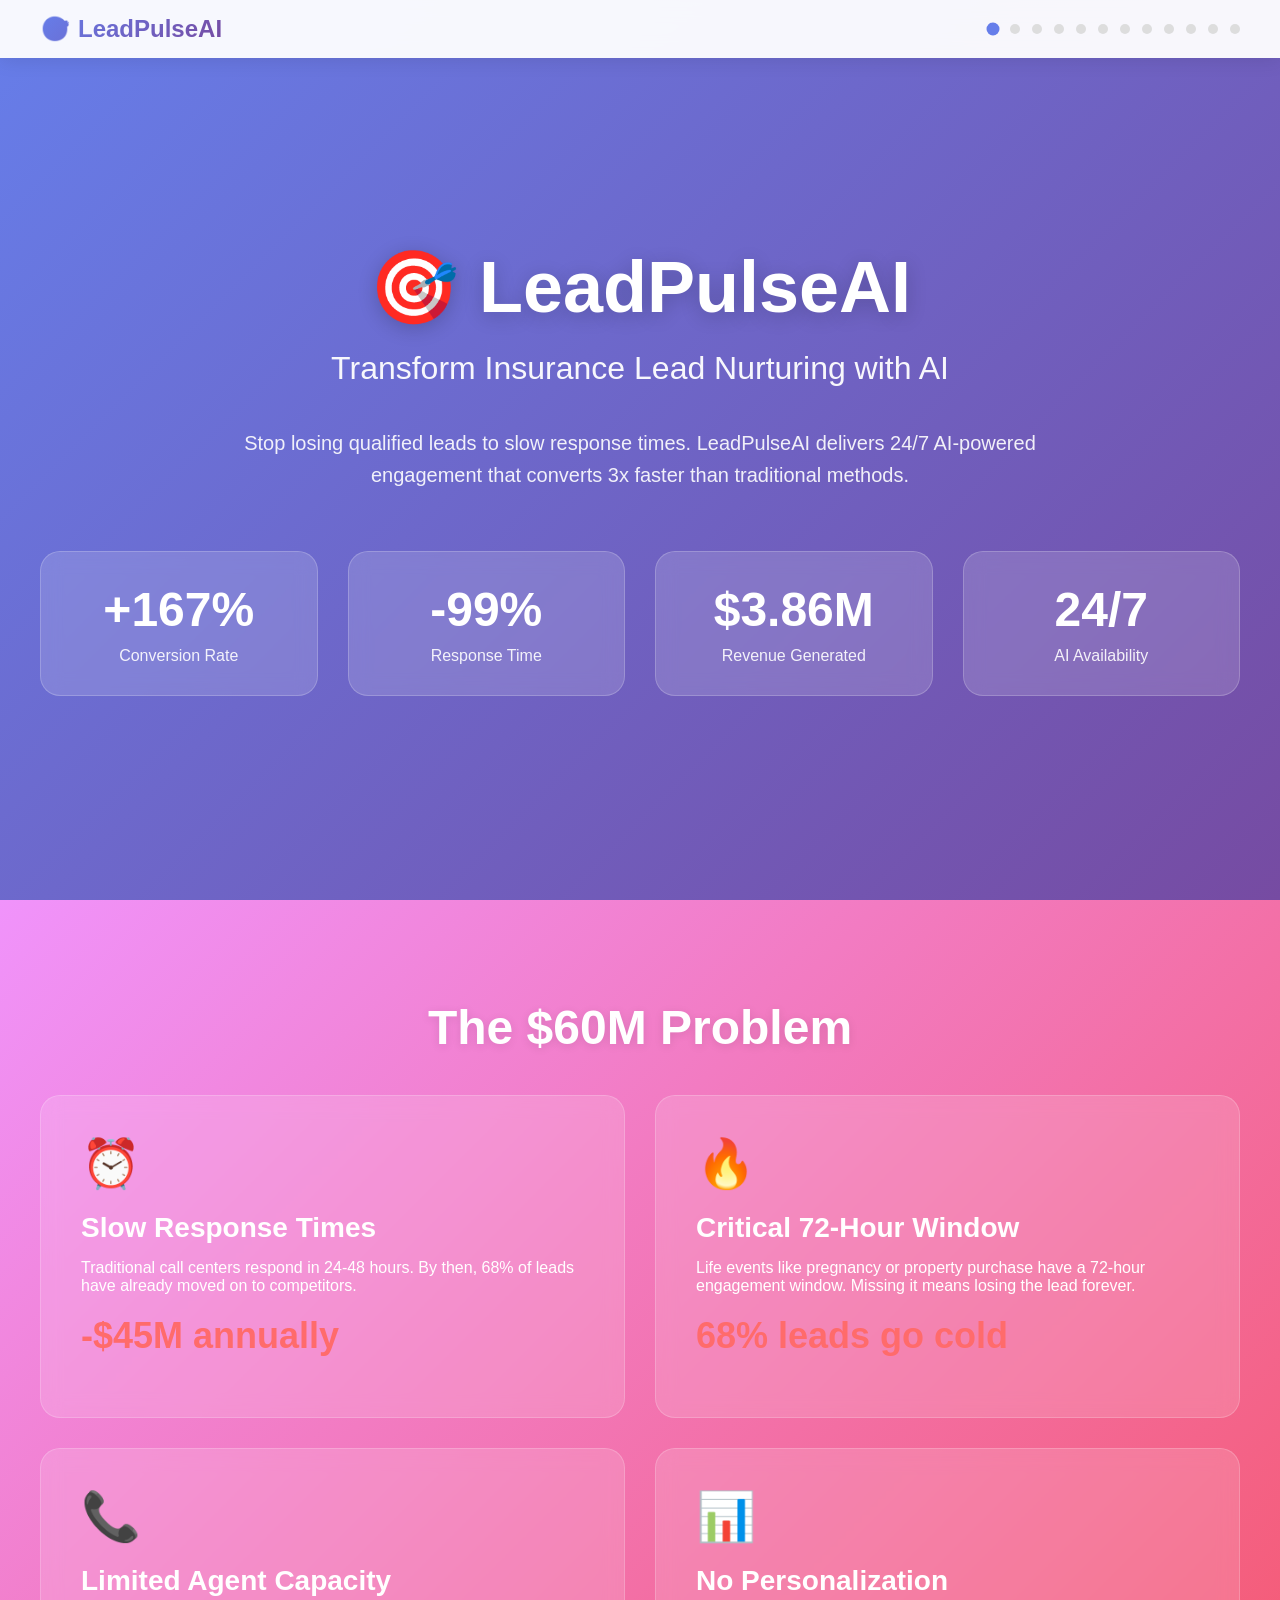
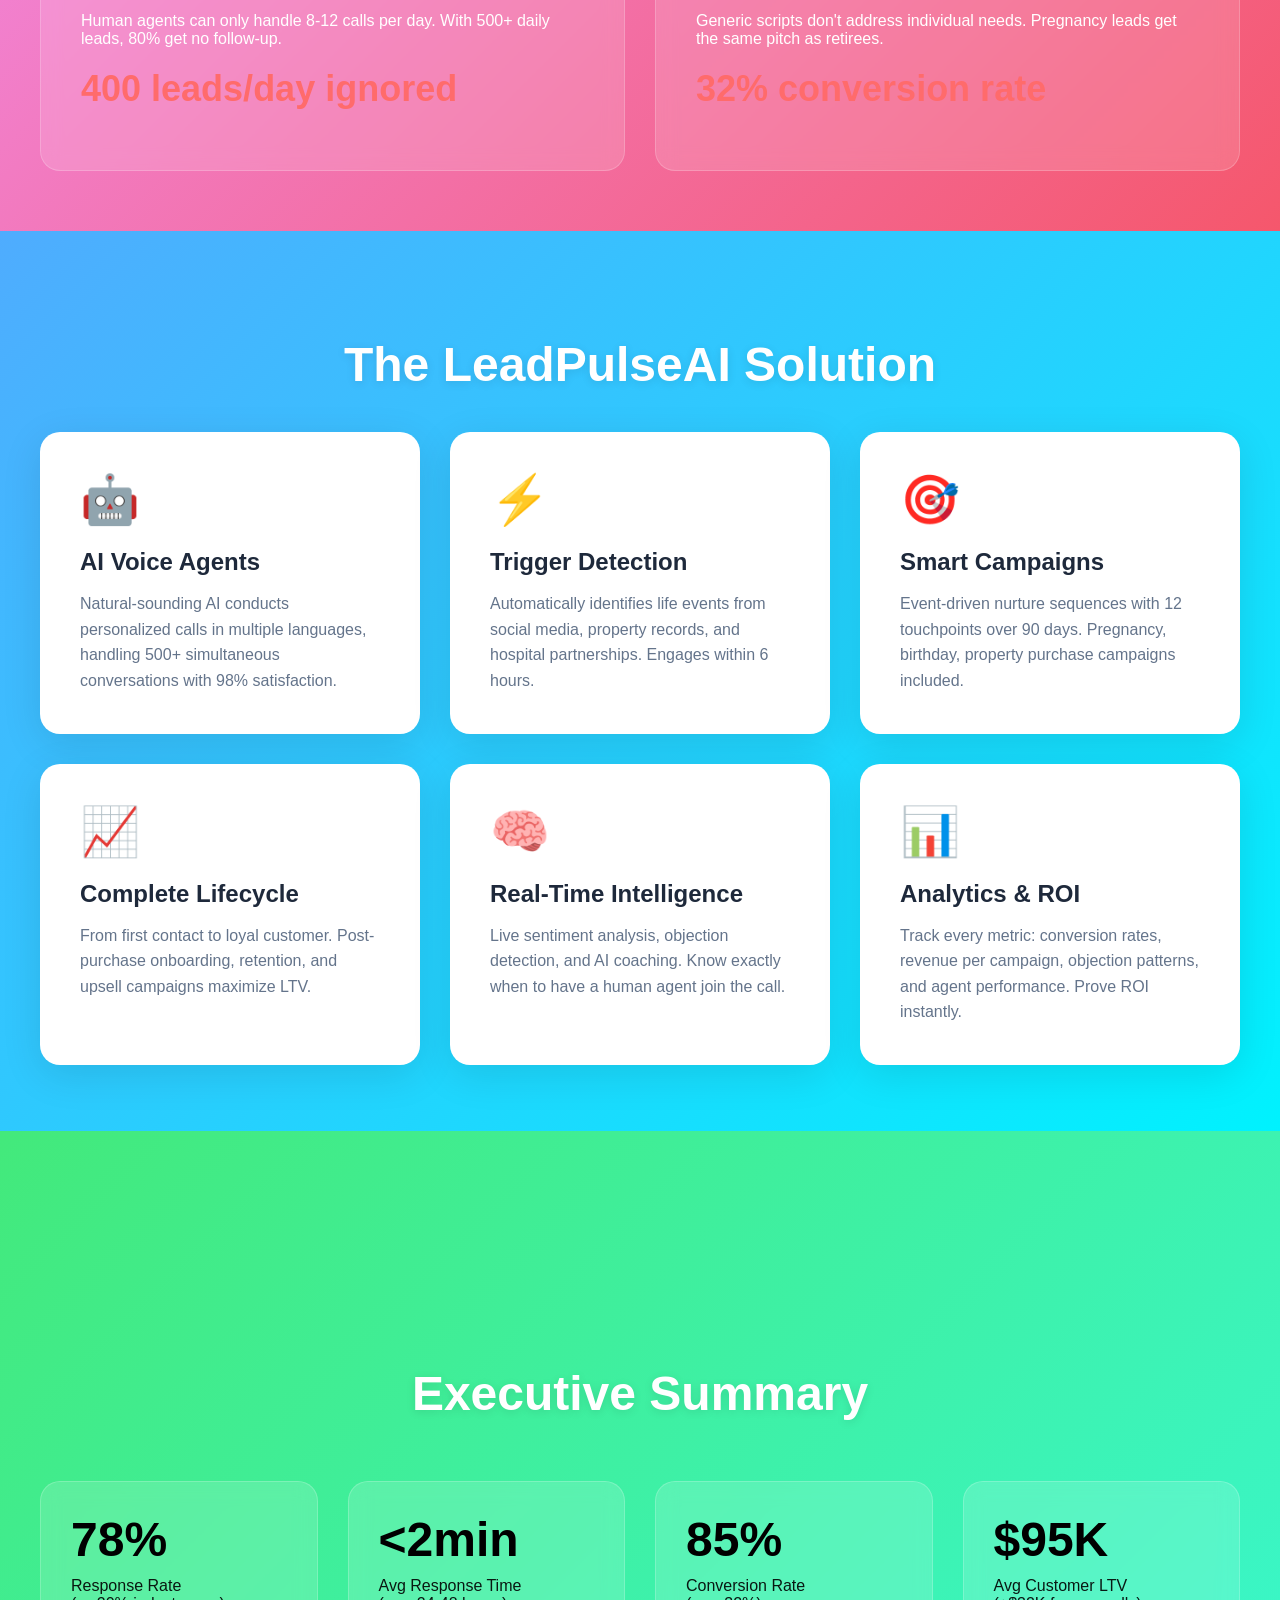
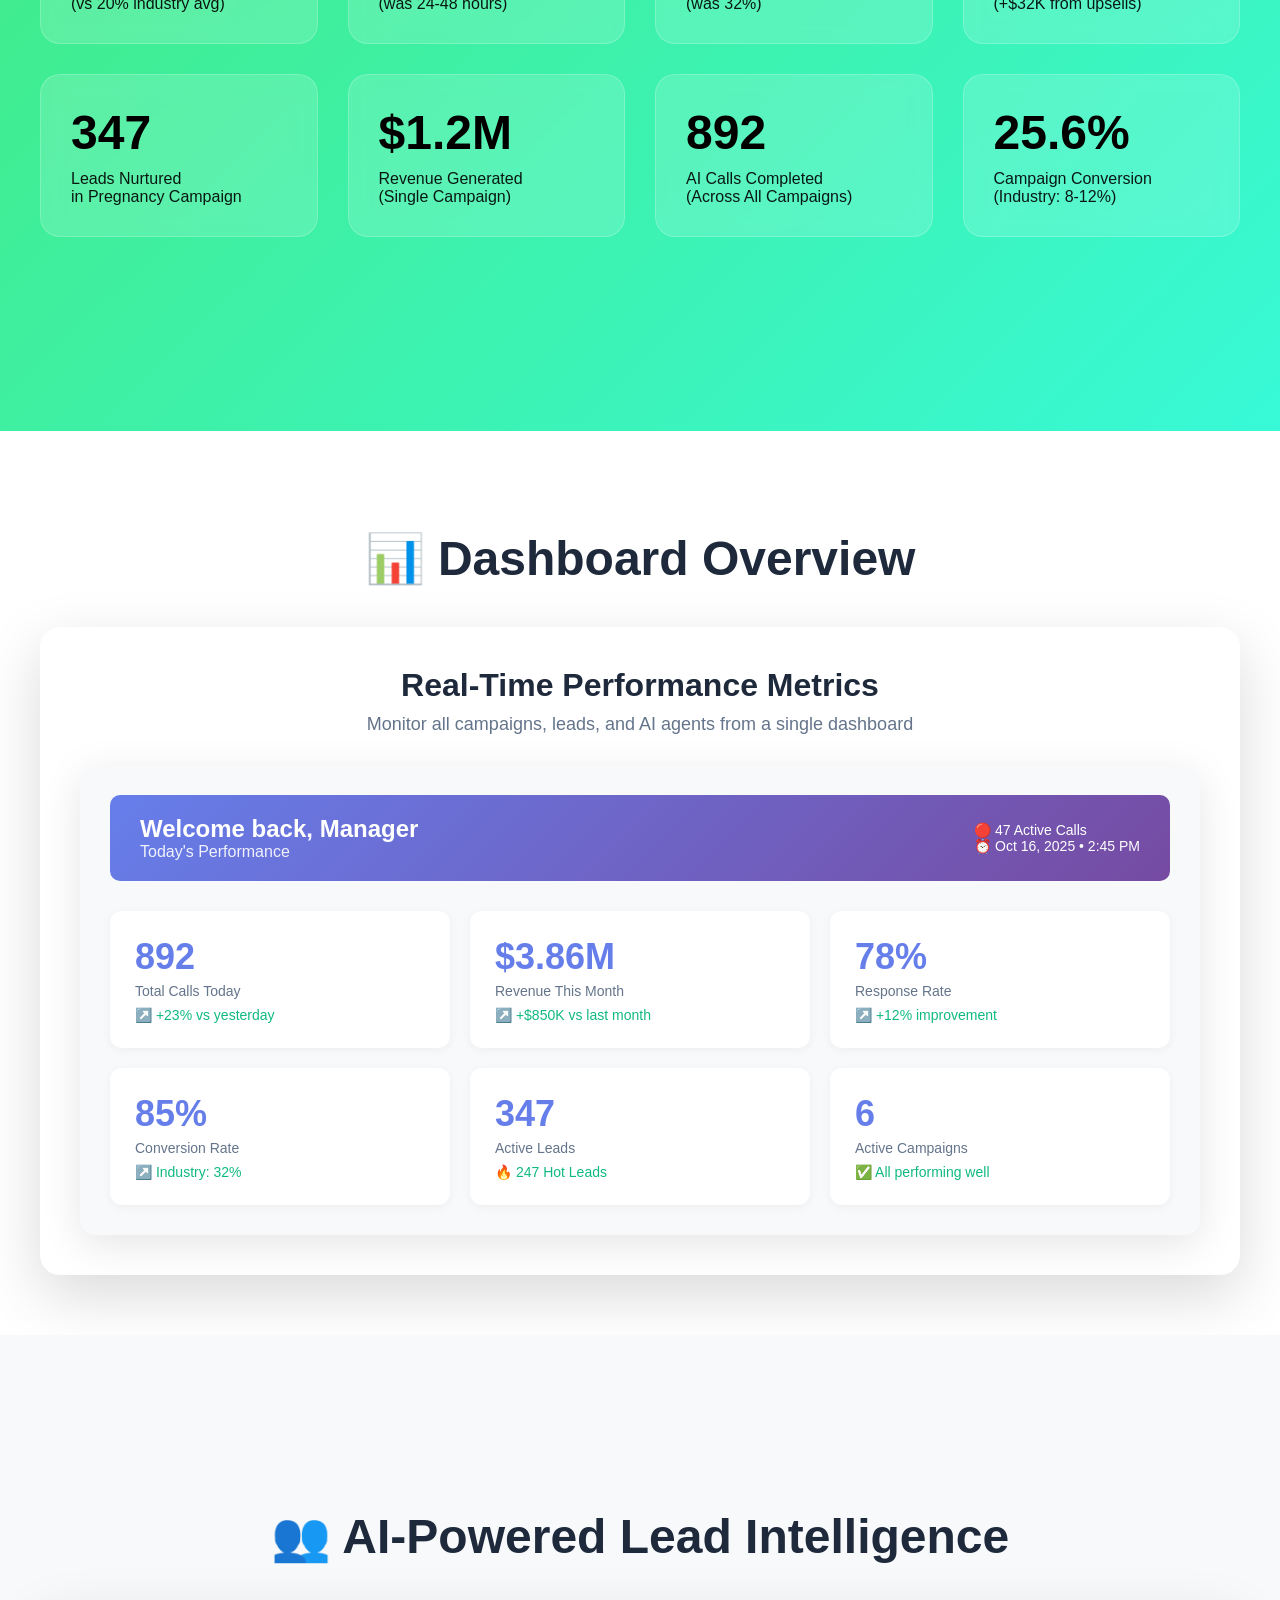
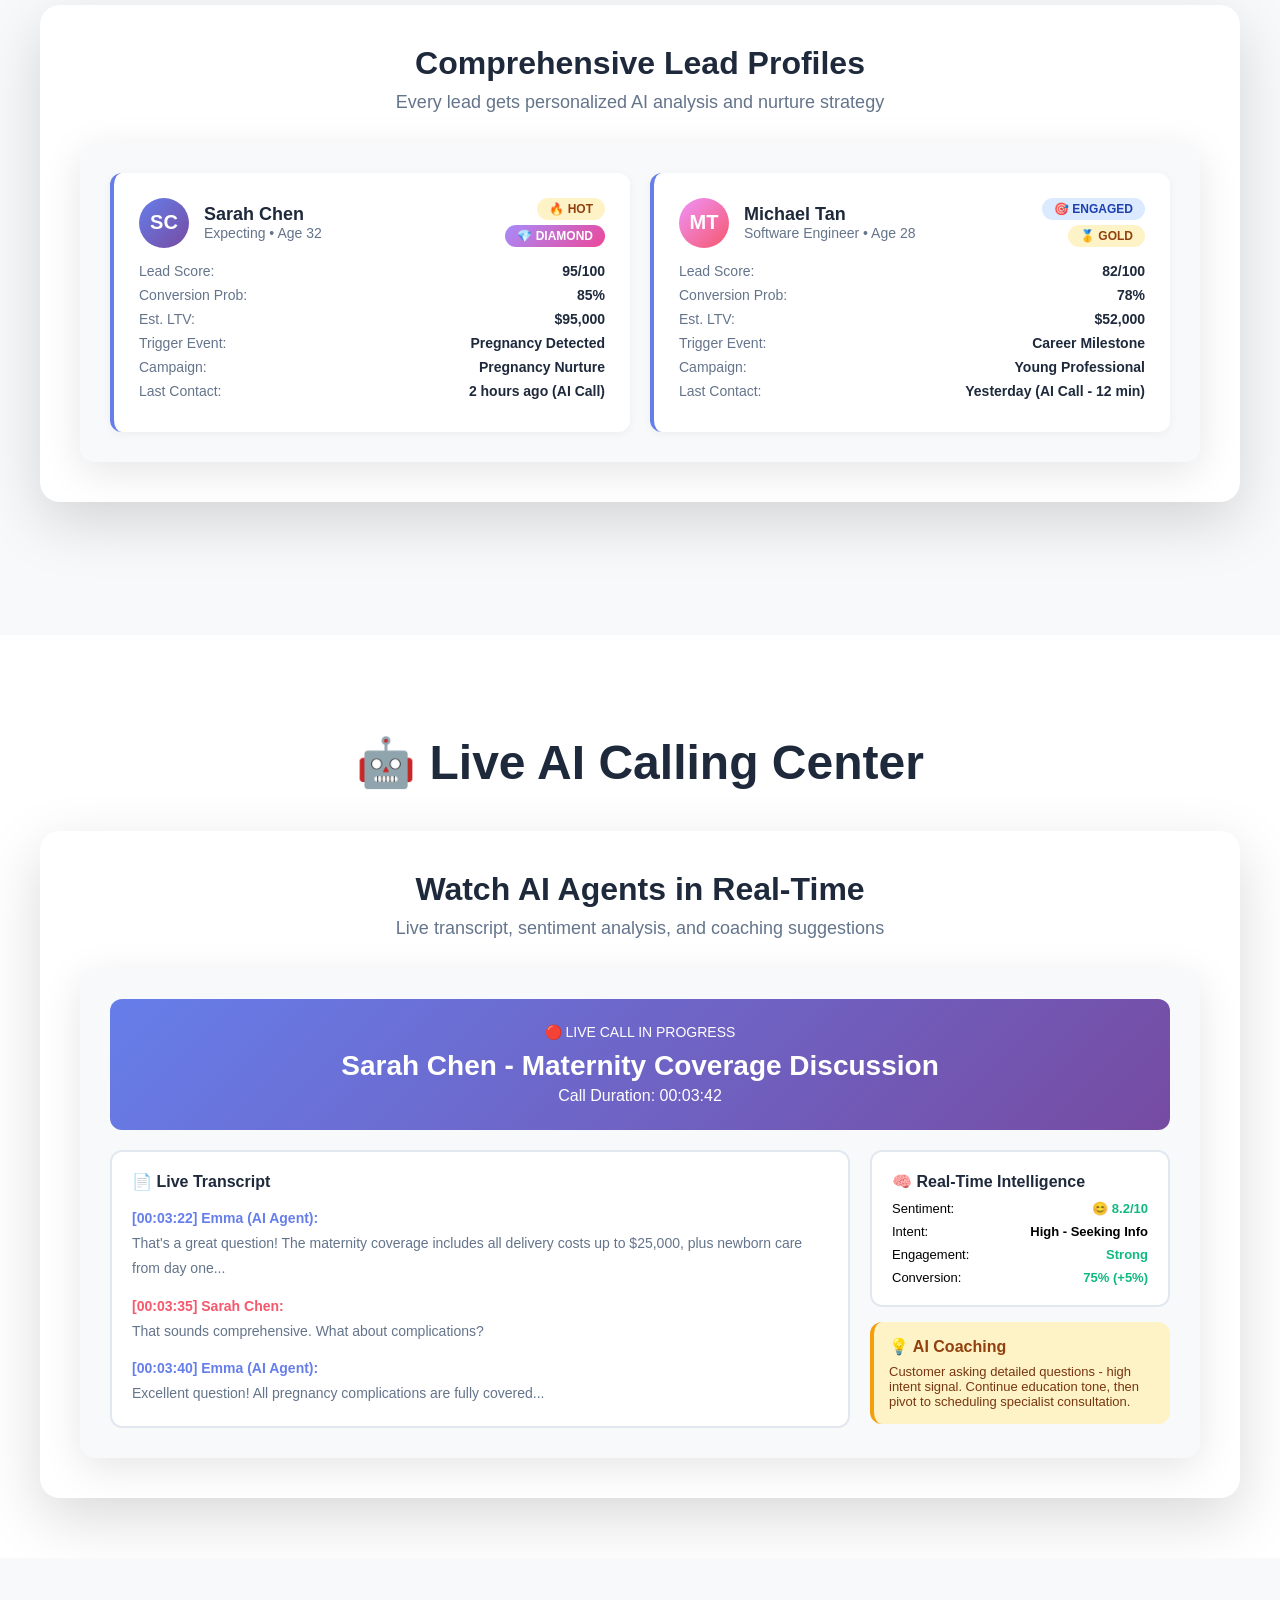
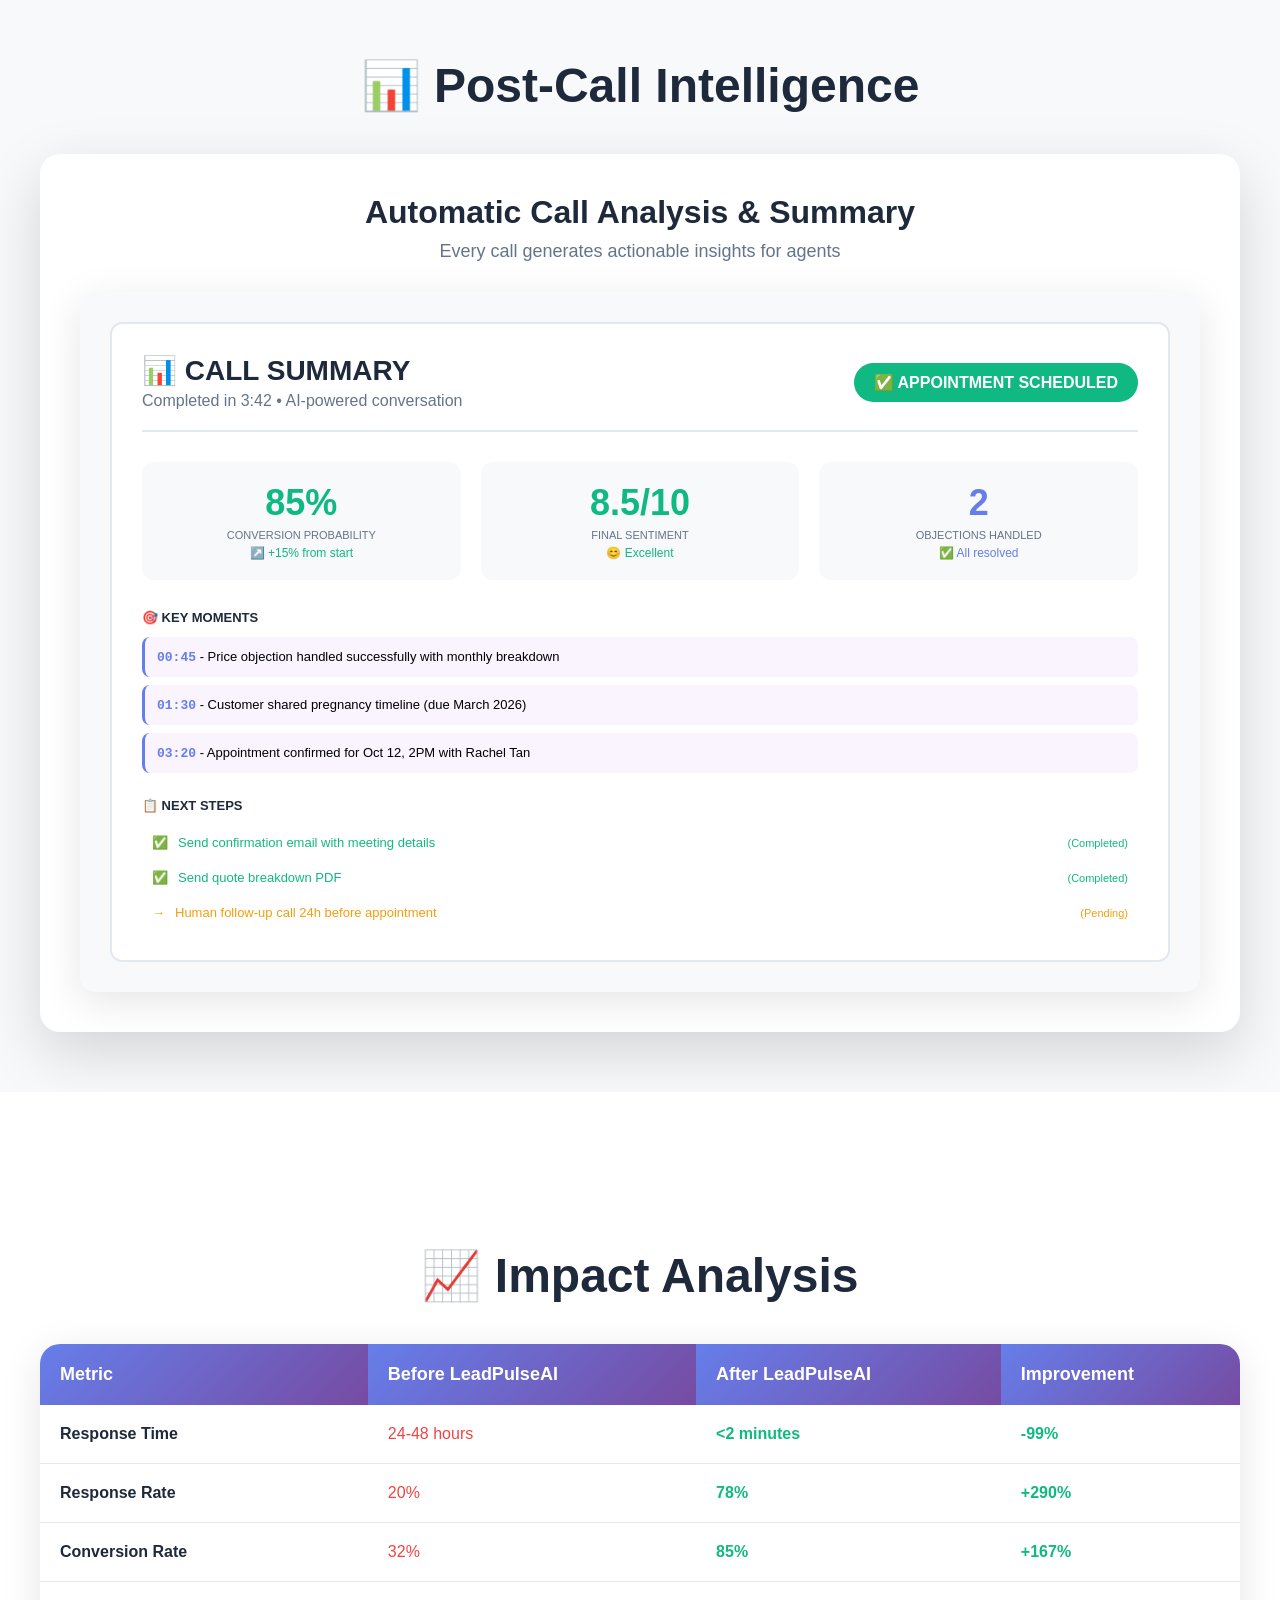
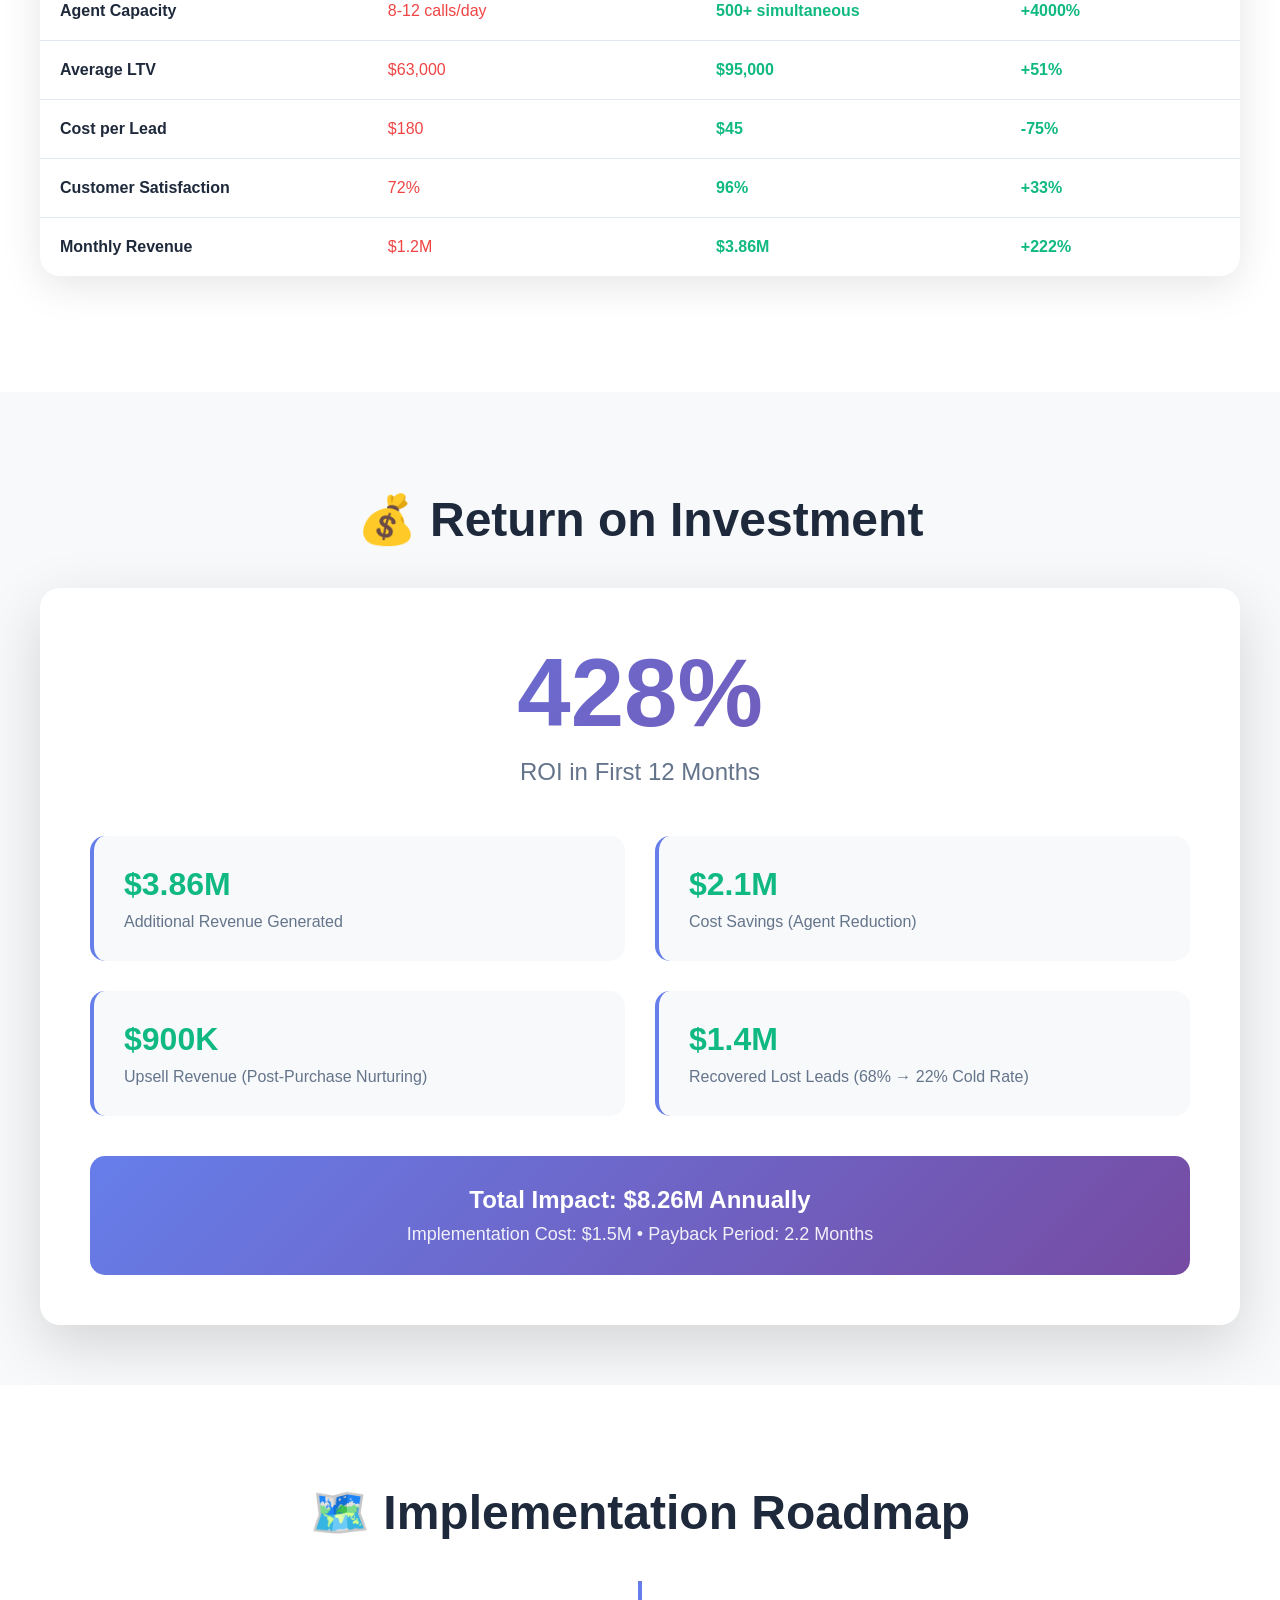
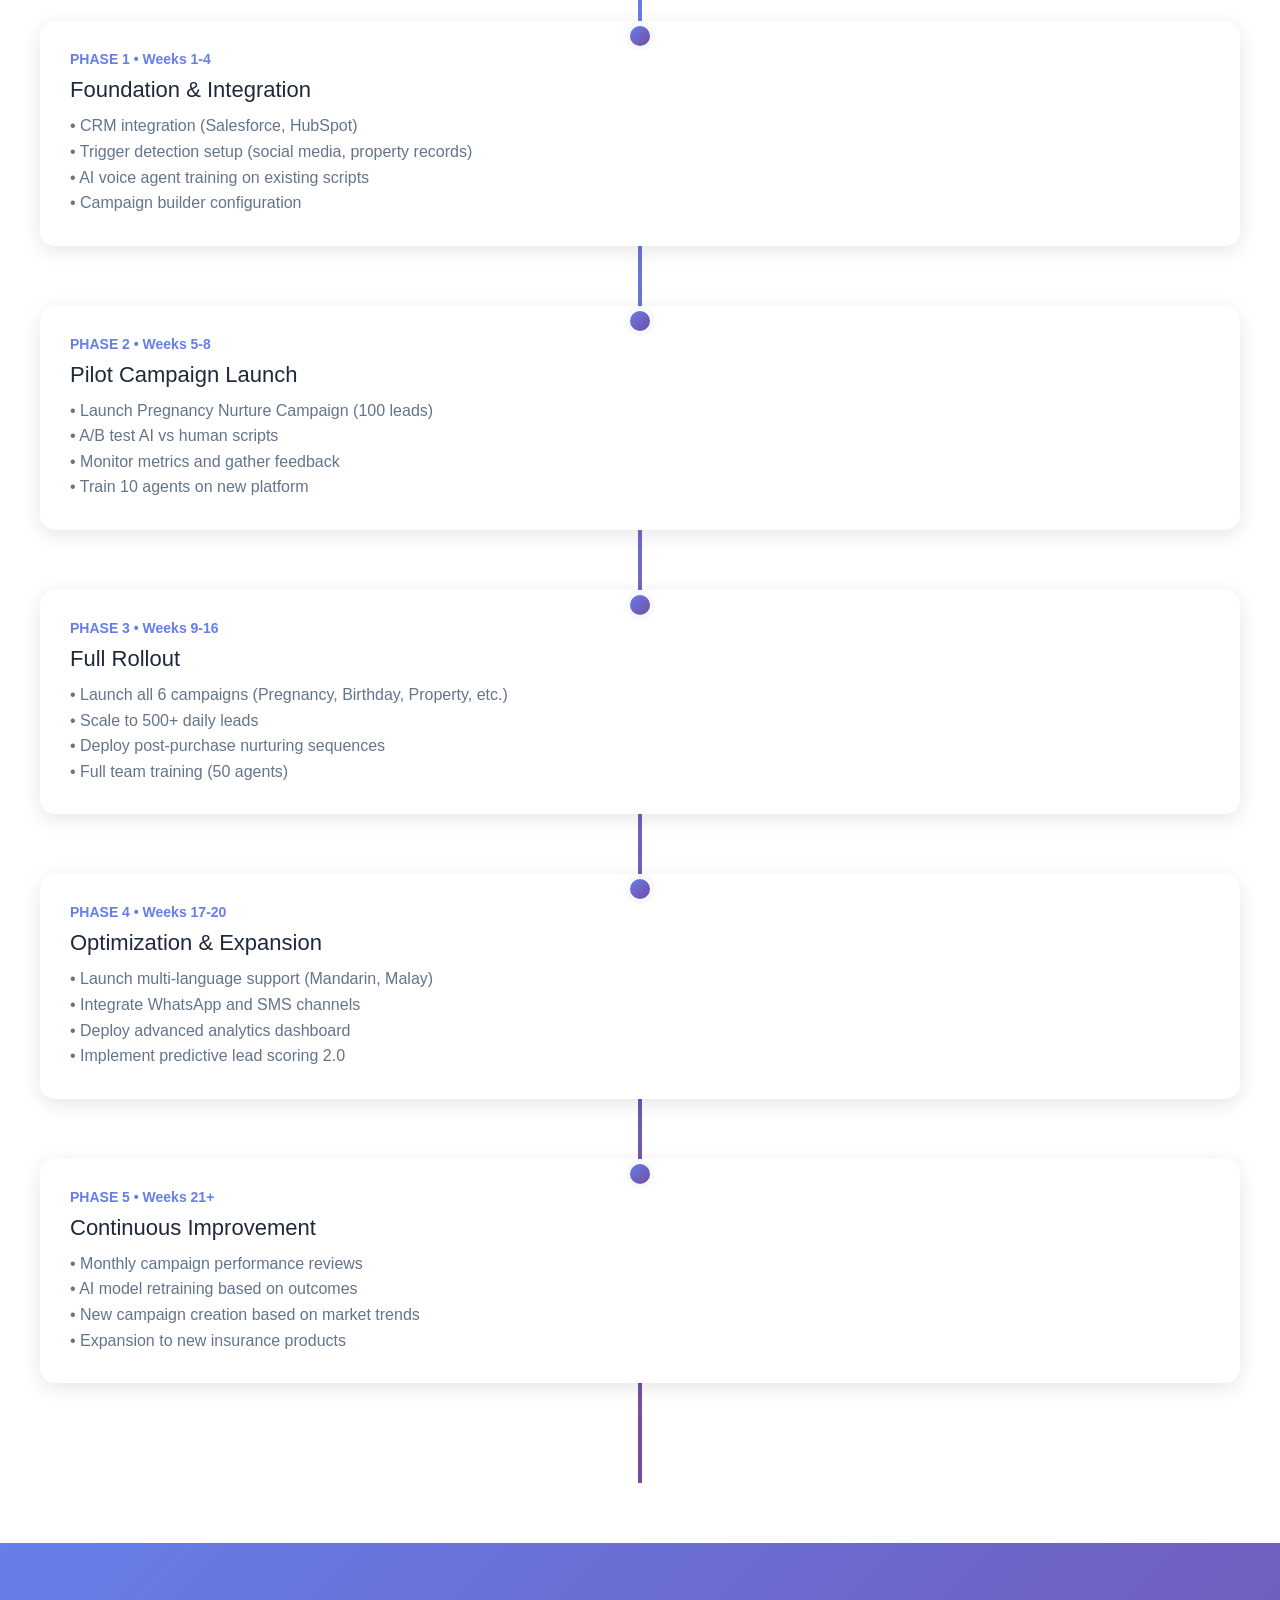
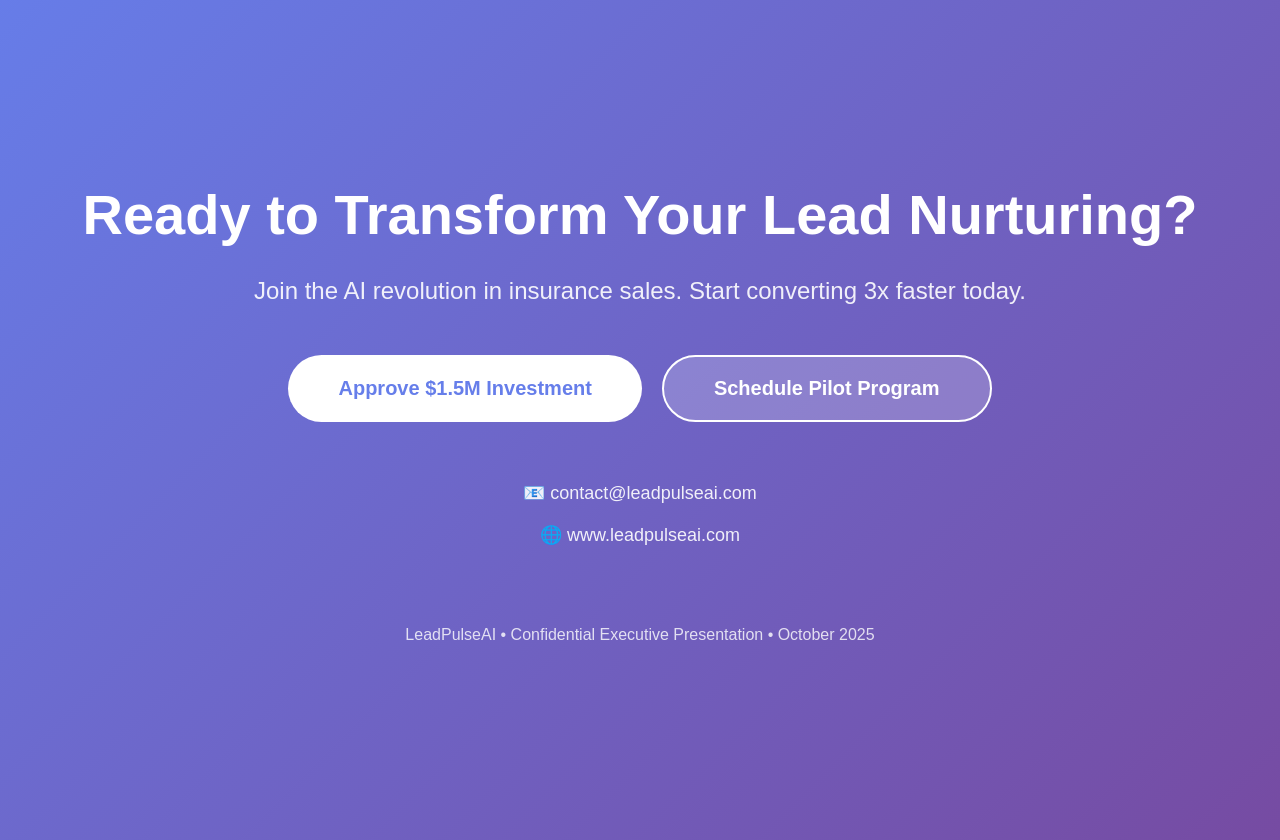
<file: LeadPulseAI-Prototype/presentation.html>
<!DOCTYPE html>
<html lang="en">
<head>
    <meta charset="UTF-8">
    <meta name="viewport" content="width=device-width, initial-scale=1.0">
    <title>LeadPulseAI - Executive Presentation</title>
    <style>
        /* ==================== GLOBAL STYLES ==================== */
        * {
            margin: 0;
            padding: 0;
            box-sizing: border-box;
        }

        body {
            font-family: 'Segoe UI', Tahoma, Geneva, Verdana, sans-serif;
            overflow-x: hidden;
            scroll-behavior: smooth;
            background: #f5f7fa;
        }

        /* ==================== NAVIGATION ==================== */
        .nav {
            position: fixed;
            top: 0;
            left: 0;
            right: 0;
            background: rgba(255, 255, 255, 0.95);
            backdrop-filter: blur(10px);
            box-shadow: 0 2px 20px rgba(0, 0, 0, 0.1);
            z-index: 1000;
            padding: 15px 40px;
        }

        .nav-container {
            max-width: 1400px;
            margin: 0 auto;
            display: flex;
            justify-content: space-between;
            align-items: center;
        }

        .nav-logo {
            font-size: 24px;
            font-weight: 700;
            background: linear-gradient(135deg, #667eea 0%, #764ba2 100%);
            -webkit-background-clip: text;
            -webkit-text-fill-color: transparent;
            display: flex;
            align-items: center;
            gap: 8px;
        }

        .nav-dots {
            display: flex;
            gap: 12px;
        }

        .nav-dot {
            width: 10px;
            height: 10px;
            border-radius: 50%;
            background: #ddd;
            cursor: pointer;
            transition: all 0.3s;
        }

        .nav-dot.active {
            background: #667eea;
            transform: scale(1.3);
        }

        /* ==================== SLIDE CONTAINER ==================== */
        .slide {
            min-height: 100vh;
            display: flex;
            align-items: center;
            justify-content: center;
            padding: 100px 40px 60px;
            opacity: 0;
            animation: fadeIn 0.8s ease-out forwards;
        }

        @keyframes fadeIn {
            from {
                opacity: 0;
                transform: translateY(20px);
            }
            to {
                opacity: 1;
                transform: translateY(0);
            }
        }

        .slide-content {
            max-width: 1200px;
            width: 100%;
        }

        /* ==================== SLIDE BACKGROUNDS ==================== */
        .slide-1 { background: linear-gradient(135deg, #667eea 0%, #764ba2 100%); }
        .slide-2 { background: linear-gradient(135deg, #f093fb 0%, #f5576c 100%); }
        .slide-3 { background: linear-gradient(135deg, #4facfe 0%, #00f2fe 100%); }
        .slide-4 { background: linear-gradient(135deg, #43e97b 0%, #38f9d7 100%); }
        .slide-5 { background: #ffffff; }
        .slide-6 { background: #f8f9fa; }
        .slide-7 { background: #ffffff; }
        .slide-8 { background: #f8f9fa; }
        .slide-9 { background: #ffffff; }
        .slide-10 { background: #f8f9fa; }
        .slide-11 { background: #ffffff; }
        .slide-12 { background: linear-gradient(135deg, #667eea 0%, #764ba2 100%); }

        /* ==================== TITLE SLIDE ==================== */
        .title-slide {
            text-align: center;
            color: white;
        }

        .title-slide h1 {
            font-size: 72px;
            margin-bottom: 20px;
            text-shadow: 0 4px 20px rgba(0, 0, 0, 0.2);
        }

        .title-slide .subtitle {
            font-size: 32px;
            margin-bottom: 40px;
            opacity: 0.95;
        }

        .title-slide .tagline {
            font-size: 20px;
            opacity: 0.9;
            max-width: 800px;
            margin: 0 auto 60px;
            line-height: 1.6;
        }

        .stats-grid {
            display: grid;
            grid-template-columns: repeat(4, 1fr);
            gap: 30px;
            margin-top: 60px;
        }

        .stat-card {
            background: rgba(255, 255, 255, 0.15);
            backdrop-filter: blur(10px);
            padding: 30px;
            border-radius: 20px;
            border: 1px solid rgba(255, 255, 255, 0.2);
        }

        .stat-card .number {
            font-size: 48px;
            font-weight: 700;
            margin-bottom: 10px;
        }

        .stat-card .label {
            font-size: 16px;
            opacity: 0.9;
        }

        /* ==================== CONTENT SLIDES ==================== */
        .content-slide h2 {
            font-size: 48px;
            margin-bottom: 40px;
            text-align: center;
        }

        .content-slide.white-bg h2 {
            color: #1e293b;
        }

        .content-slide.colored-bg h2 {
            color: white;
            text-shadow: 0 2px 10px rgba(0, 0, 0, 0.1);
        }

        /* ==================== PROBLEM CARDS ==================== */
        .problem-grid {
            display: grid;
            grid-template-columns: repeat(2, 1fr);
            gap: 30px;
        }

        .problem-card {
            background: rgba(255, 255, 255, 0.15);
            backdrop-filter: blur(10px);
            padding: 40px;
            border-radius: 20px;
            border: 1px solid rgba(255, 255, 255, 0.2);
            color: white;
        }

        .problem-card .icon {
            font-size: 48px;
            margin-bottom: 20px;
        }

        .problem-card h3 {
            font-size: 28px;
            margin-bottom: 15px;
        }

        .problem-card .impact {
            font-size: 36px;
            font-weight: 700;
            color: #ff6b6b;
            margin: 20px 0;
        }

        /* ==================== FEATURE CARDS ==================== */
        .feature-grid {
            display: grid;
            grid-template-columns: repeat(3, 1fr);
            gap: 30px;
        }

        .feature-card {
            background: white;
            padding: 40px;
            border-radius: 20px;
            box-shadow: 0 10px 40px rgba(0, 0, 0, 0.1);
            transition: transform 0.3s, box-shadow 0.3s;
        }

        .feature-card:hover {
            transform: translateY(-5px);
            box-shadow: 0 15px 50px rgba(0, 0, 0, 0.15);
        }

        .feature-card .icon {
            font-size: 48px;
            margin-bottom: 20px;
        }

        .feature-card h3 {
            font-size: 24px;
            margin-bottom: 15px;
            color: #1e293b;
        }

        .feature-card p {
            color: #64748b;
            line-height: 1.6;
        }

        /* ==================== SCREENSHOT SLIDES ==================== */
        .screenshot-container {
            background: white;
            padding: 40px;
            border-radius: 20px;
            box-shadow: 0 20px 60px rgba(0, 0, 0, 0.15);
        }

        .screenshot-header {
            text-align: center;
            margin-bottom: 30px;
        }

        .screenshot-header h3 {
            font-size: 32px;
            color: #1e293b;
            margin-bottom: 10px;
        }

        .screenshot-header p {
            color: #64748b;
            font-size: 18px;
        }

        .mockup {
            border-radius: 15px;
            overflow: hidden;
            box-shadow: 0 10px 40px rgba(0, 0, 0, 0.1);
        }

        /* Dashboard Mockup */
        .dashboard-mockup {
            background: #f8f9fa;
            padding: 30px;
        }

        .dashboard-header {
            background: linear-gradient(135deg, #667eea 0%, #764ba2 100%);
            color: white;
            padding: 20px 30px;
            border-radius: 10px;
            margin-bottom: 30px;
            display: flex;
            justify-content: space-between;
            align-items: center;
        }

        .dashboard-grid {
            display: grid;
            grid-template-columns: repeat(3, 1fr);
            gap: 20px;
        }

        .dashboard-card {
            background: white;
            padding: 25px;
            border-radius: 12px;
            box-shadow: 0 2px 10px rgba(0, 0, 0, 0.05);
        }

        .dashboard-card .metric-value {
            font-size: 36px;
            font-weight: 700;
            color: #667eea;
            margin-bottom: 5px;
        }

        .dashboard-card .metric-label {
            color: #64748b;
            font-size: 14px;
        }

        .dashboard-card .metric-change {
            color: #10b981;
            font-size: 14px;
            margin-top: 8px;
        }

        /* Lead Card Mockup */
        .lead-cards {
            display: grid;
            grid-template-columns: repeat(2, 1fr);
            gap: 20px;
            padding: 30px;
            background: #f8f9fa;
        }

        .lead-card {
            background: white;
            border-radius: 12px;
            padding: 25px;
            box-shadow: 0 2px 10px rgba(0, 0, 0, 0.05);
            border-left: 4px solid #667eea;
        }

        .lead-card-header {
            display: flex;
            justify-content: space-between;
            align-items: start;
            margin-bottom: 15px;
        }

        .lead-avatar {
            width: 50px;
            height: 50px;
            border-radius: 50%;
            background: linear-gradient(135deg, #667eea 0%, #764ba2 100%);
            display: flex;
            align-items: center;
            justify-content: center;
            color: white;
            font-weight: 700;
            font-size: 20px;
        }

        .lead-badge {
            padding: 4px 12px;
            border-radius: 20px;
            font-size: 12px;
            font-weight: 600;
        }

        .badge-hot {
            background: #fef3c7;
            color: #92400e;
        }

        .badge-diamond {
            background: linear-gradient(135deg, #a78bfa 0%, #ec4899 100%);
            color: white;
        }

        .lead-info {
            margin-top: 15px;
        }

        .lead-info-row {
            display: flex;
            justify-content: space-between;
            margin-bottom: 8px;
            font-size: 14px;
        }

        .lead-info-label {
            color: #64748b;
        }

        .lead-info-value {
            color: #1e293b;
            font-weight: 600;
        }

        /* Phone Mockup */
        .phone-mockup {
            width: 320px;
            height: 640px;
            background: #1e293b;
            border-radius: 40px;
            padding: 15px;
            box-shadow: 0 20px 60px rgba(0, 0, 0, 0.3);
            margin: 0 auto;
            position: relative;
        }

        .phone-screen {
            width: 100%;
            height: 100%;
            background: white;
            border-radius: 30px;
            overflow: hidden;
        }

        .phone-notch {
            width: 150px;
            height: 25px;
            background: #1e293b;
            border-radius: 0 0 20px 20px;
            margin: 0 auto;
            position: relative;
            z-index: 10;
        }

        .phone-content {
            padding: 20px;
        }

        /* ==================== COMPARISON TABLE ==================== */
        .comparison-table {
            background: white;
            border-radius: 20px;
            overflow: hidden;
            box-shadow: 0 10px 40px rgba(0, 0, 0, 0.1);
        }

        .comparison-table table {
            width: 100%;
            border-collapse: collapse;
        }

        .comparison-table th {
            background: linear-gradient(135deg, #667eea 0%, #764ba2 100%);
            color: white;
            padding: 20px;
            text-align: left;
            font-size: 18px;
        }

        .comparison-table td {
            padding: 20px;
            border-bottom: 1px solid #e2e8f0;
        }

        .comparison-table tr:last-child td {
            border-bottom: none;
        }

        .comparison-table .metric {
            font-weight: 600;
            color: #1e293b;
        }

        .comparison-table .before {
            color: #ef4444;
        }

        .comparison-table .after {
            color: #10b981;
            font-weight: 700;
        }

        /* ==================== TIMELINE ==================== */
        .timeline {
            position: relative;
            padding: 40px 0;
        }

        .timeline::before {
            content: '';
            position: absolute;
            left: 50%;
            top: 0;
            bottom: 0;
            width: 4px;
            background: linear-gradient(135deg, #667eea 0%, #764ba2 100%);
            transform: translateX(-50%);
        }

        .timeline-item {
            display: flex;
            gap: 40px;
            margin-bottom: 60px;
            position: relative;
        }

        .timeline-item:nth-child(even) {
            flex-direction: row-reverse;
        }

        .timeline-content {
            flex: 1;
            background: white;
            padding: 30px;
            border-radius: 15px;
            box-shadow: 0 5px 20px rgba(0, 0, 0, 0.1);
        }

        .timeline-marker {
            width: 30px;
            height: 30px;
            background: linear-gradient(135deg, #667eea 0%, #764ba2 100%);
            border-radius: 50%;
            border: 5px solid #f8f9fa;
            position: absolute;
            left: 50%;
            transform: translateX(-50%);
        }

        .timeline-date {
            font-size: 14px;
            color: #667eea;
            font-weight: 600;
            margin-bottom: 10px;
        }

        .timeline-title {
            font-size: 22px;
            color: #1e293b;
            margin-bottom: 10px;
        }

        .timeline-description {
            color: #64748b;
            line-height: 1.6;
        }

        /* ==================== ROI SECTION ==================== */
        .roi-container {
            background: white;
            padding: 50px;
            border-radius: 20px;
            box-shadow: 0 20px 60px rgba(0, 0, 0, 0.15);
        }

        .roi-header {
            text-align: center;
            margin-bottom: 50px;
        }

        .roi-number {
            font-size: 96px;
            font-weight: 700;
            background: linear-gradient(135deg, #667eea 0%, #764ba2 100%);
            -webkit-background-clip: text;
            -webkit-text-fill-color: transparent;
            margin-bottom: 10px;
        }

        .roi-label {
            font-size: 24px;
            color: #64748b;
        }

        .roi-breakdown {
            display: grid;
            grid-template-columns: repeat(2, 1fr);
            gap: 30px;
            margin-top: 40px;
        }

        .roi-item {
            padding: 30px;
            background: #f8f9fa;
            border-radius: 15px;
            border-left: 4px solid #667eea;
        }

        .roi-item-value {
            font-size: 32px;
            font-weight: 700;
            color: #10b981;
            margin-bottom: 10px;
        }

        .roi-item-label {
            color: #64748b;
        }

        /* ==================== CTA SLIDE ==================== */
        .cta-slide {
            text-align: center;
            color: white;
        }

        .cta-slide h2 {
            font-size: 56px;
            margin-bottom: 30px;
        }

        .cta-slide p {
            font-size: 24px;
            margin-bottom: 50px;
            opacity: 0.9;
        }

        .cta-buttons {
            display: flex;
            gap: 20px;
            justify-content: center;
        }

        .cta-button {
            padding: 20px 50px;
            font-size: 20px;
            border-radius: 50px;
            border: none;
            cursor: pointer;
            font-weight: 600;
            transition: transform 0.3s, box-shadow 0.3s;
        }

        .cta-button-primary {
            background: white;
            color: #667eea;
        }

        .cta-button-secondary {
            background: rgba(255, 255, 255, 0.2);
            color: white;
            border: 2px solid white;
        }

        .cta-button:hover {
            transform: translateY(-3px);
            box-shadow: 0 10px 30px rgba(0, 0, 0, 0.2);
        }

        /* ==================== RESPONSIVE ==================== */
        @media (max-width: 968px) {
            .stats-grid,
            .problem-grid,
            .feature-grid,
            .dashboard-grid,
            .lead-cards,
            .roi-breakdown {
                grid-template-columns: 1fr;
            }

            .title-slide h1 {
                font-size: 48px;
            }

            .title-slide .subtitle {
                font-size: 24px;
            }

            .content-slide h2 {
                font-size: 36px;
            }

            .timeline::before {
                left: 30px;
            }

            .timeline-item {
                flex-direction: column;
                padding-left: 60px;
            }

            .timeline-item:nth-child(even) {
                flex-direction: column;
            }

            .timeline-marker {
                left: 30px;
            }
        }

        /* ==================== PRINT STYLES ==================== */
        @media print {
            .nav {
                display: none;
            }

            .slide {
                page-break-after: always;
                min-height: auto;
                padding: 40px;
            }
        }
    </style>
</head>
<body>
    <!-- Navigation -->
    <nav class="nav">
        <div class="nav-container">
            <div class="nav-logo">
                <span>🎯</span>
                <span>LeadPulseAI</span>
            </div>
            <div class="nav-dots">
                <div class="nav-dot active" onclick="scrollToSlide(0)"></div>
                <div class="nav-dot" onclick="scrollToSlide(1)"></div>
                <div class="nav-dot" onclick="scrollToSlide(2)"></div>
                <div class="nav-dot" onclick="scrollToSlide(3)"></div>
                <div class="nav-dot" onclick="scrollToSlide(4)"></div>
                <div class="nav-dot" onclick="scrollToSlide(5)"></div>
                <div class="nav-dot" onclick="scrollToSlide(6)"></div>
                <div class="nav-dot" onclick="scrollToSlide(7)"></div>
                <div class="nav-dot" onclick="scrollToSlide(8)"></div>
                <div class="nav-dot" onclick="scrollToSlide(9)"></div>
                <div class="nav-dot" onclick="scrollToSlide(10)"></div>
                <div class="nav-dot" onclick="scrollToSlide(11)"></div>
            </div>
        </div>
    </nav>

    <!-- Slide 1: Title -->
    <section class="slide slide-1" id="slide-0">
        <div class="slide-content title-slide">
            <h1>🎯 LeadPulseAI</h1>
            <div class="subtitle">Transform Insurance Lead Nurturing with AI</div>
            <div class="tagline">
                Stop losing qualified leads to slow response times. LeadPulseAI delivers 24/7 AI-powered engagement
                that converts 3x faster than traditional methods.
            </div>
            <div class="stats-grid">
                <div class="stat-card">
                    <div class="number">+167%</div>
                    <div class="label">Conversion Rate</div>
                </div>
                <div class="stat-card">
                    <div class="number">-99%</div>
                    <div class="label">Response Time</div>
                </div>
                <div class="stat-card">
                    <div class="number">$3.86M</div>
                    <div class="label">Revenue Generated</div>
                </div>
                <div class="stat-card">
                    <div class="number">24/7</div>
                    <div class="label">AI Availability</div>
                </div>
            </div>
        </div>
    </section>

    <!-- Slide 2: Problem Statement -->
    <section class="slide slide-2" id="slide-1">
        <div class="slide-content content-slide colored-bg">
            <h2>The $60M Problem</h2>
            <div class="problem-grid">
                <div class="problem-card">
                    <div class="icon">⏰</div>
                    <h3>Slow Response Times</h3>
                    <p>Traditional call centers respond in 24-48 hours. By then, 68% of leads have already moved on to competitors.</p>
                    <div class="impact">-$45M annually</div>
                </div>
                <div class="problem-card">
                    <div class="icon">🔥</div>
                    <h3>Critical 72-Hour Window</h3>
                    <p>Life events like pregnancy or property purchase have a 72-hour engagement window. Missing it means losing the lead forever.</p>
                    <div class="impact">68% leads go cold</div>
                </div>
                <div class="problem-card">
                    <div class="icon">📞</div>
                    <h3>Limited Agent Capacity</h3>
                    <p>Human agents can only handle 8-12 calls per day. With 500+ daily leads, 80% get no follow-up.</p>
                    <div class="impact">400 leads/day ignored</div>
                </div>
                <div class="problem-card">
                    <div class="icon">📊</div>
                    <h3>No Personalization</h3>
                    <p>Generic scripts don't address individual needs. Pregnancy leads get the same pitch as retirees.</p>
                    <div class="impact">32% conversion rate</div>
                </div>
            </div>
        </div>
    </section>

    <!-- Slide 3: Solution Overview -->
    <section class="slide slide-3" id="slide-2">
        <div class="slide-content content-slide colored-bg">
            <h2>The LeadPulseAI Solution</h2>
            <div class="feature-grid">
                <div class="feature-card">
                    <div class="icon">🤖</div>
                    <h3>AI Voice Agents</h3>
                    <p>Natural-sounding AI conducts personalized calls in multiple languages, handling 500+ simultaneous conversations with 98% satisfaction.</p>
                </div>
                <div class="feature-card">
                    <div class="icon">⚡</div>
                    <h3>Trigger Detection</h3>
                    <p>Automatically identifies life events from social media, property records, and hospital partnerships. Engages within 6 hours.</p>
                </div>
                <div class="feature-card">
                    <div class="icon">🎯</div>
                    <h3>Smart Campaigns</h3>
                    <p>Event-driven nurture sequences with 12 touchpoints over 90 days. Pregnancy, birthday, property purchase campaigns included.</p>
                </div>
                <div class="feature-card">
                    <div class="icon">📈</div>
                    <h3>Complete Lifecycle</h3>
                    <p>From first contact to loyal customer. Post-purchase onboarding, retention, and upsell campaigns maximize LTV.</p>
                </div>
                <div class="feature-card">
                    <div class="icon">🧠</div>
                    <h3>Real-Time Intelligence</h3>
                    <p>Live sentiment analysis, objection detection, and AI coaching. Know exactly when to have a human agent join the call.</p>
                </div>
                <div class="feature-card">
                    <div class="icon">📊</div>
                    <h3>Analytics & ROI</h3>
                    <p>Track every metric: conversion rates, revenue per campaign, objection patterns, and agent performance. Prove ROI instantly.</p>
                </div>
            </div>
        </div>
    </section>

    <!-- Slide 4: Executive Summary -->
    <section class="slide slide-4" id="slide-3">
        <div class="slide-content content-slide colored-bg">
            <h2>Executive Summary</h2>
            <div class="stats-grid">
                <div class="stat-card">
                    <div class="number">78%</div>
                    <div class="label">Response Rate<br>(vs 20% industry avg)</div>
                </div>
                <div class="stat-card">
                    <div class="number">&lt;2min</div>
                    <div class="label">Avg Response Time<br>(was 24-48 hours)</div>
                </div>
                <div class="stat-card">
                    <div class="number">85%</div>
                    <div class="label">Conversion Rate<br>(was 32%)</div>
                </div>
                <div class="stat-card">
                    <div class="number">$95K</div>
                    <div class="label">Avg Customer LTV<br>(+$32K from upsells)</div>
                </div>
                <div class="stat-card">
                    <div class="number">347</div>
                    <div class="label">Leads Nurtured<br>in Pregnancy Campaign</div>
                </div>
                <div class="stat-card">
                    <div class="number">$1.2M</div>
                    <div class="label">Revenue Generated<br>(Single Campaign)</div>
                </div>
                <div class="stat-card">
                    <div class="number">892</div>
                    <div class="label">AI Calls Completed<br>(Across All Campaigns)</div>
                </div>
                <div class="stat-card">
                    <div class="number">25.6%</div>
                    <div class="label">Campaign Conversion<br>(Industry: 8-12%)</div>
                </div>
            </div>
        </div>
    </section>

    <!-- Slide 5: Screenshot - Dashboard -->
    <section class="slide slide-5" id="slide-4">
        <div class="slide-content content-slide white-bg">
            <h2>📊 Dashboard Overview</h2>
            <div class="screenshot-container">
                <div class="screenshot-header">
                    <h3>Real-Time Performance Metrics</h3>
                    <p>Monitor all campaigns, leads, and AI agents from a single dashboard</p>
                </div>
                <div class="mockup dashboard-mockup">
                    <div class="dashboard-header">
                        <div>
                            <div style="font-size: 24px; font-weight: 700;">Welcome back, Manager</div>
                            <div style="opacity: 0.9;">Today's Performance</div>
                        </div>
                        <div style="font-size: 14px;">
                            <div>🔴 47 Active Calls</div>
                            <div>⏰ Oct 16, 2025 • 2:45 PM</div>
                        </div>
                    </div>
                    <div class="dashboard-grid">
                        <div class="dashboard-card">
                            <div class="metric-value">892</div>
                            <div class="metric-label">Total Calls Today</div>
                            <div class="metric-change">↗️ +23% vs yesterday</div>
                        </div>
                        <div class="dashboard-card">
                            <div class="metric-value">$3.86M</div>
                            <div class="metric-label">Revenue This Month</div>
                            <div class="metric-change">↗️ +$850K vs last month</div>
                        </div>
                        <div class="dashboard-card">
                            <div class="metric-value">78%</div>
                            <div class="metric-label">Response Rate</div>
                            <div class="metric-change">↗️ +12% improvement</div>
                        </div>
                        <div class="dashboard-card">
                            <div class="metric-value">85%</div>
                            <div class="metric-label">Conversion Rate</div>
                            <div class="metric-change">↗️ Industry: 32%</div>
                        </div>
                        <div class="dashboard-card">
                            <div class="metric-value">347</div>
                            <div class="metric-label">Active Leads</div>
                            <div class="metric-change">🔥 247 Hot Leads</div>
                        </div>
                        <div class="dashboard-card">
                            <div class="metric-value">6</div>
                            <div class="metric-label">Active Campaigns</div>
                            <div class="metric-change">✅ All performing well</div>
                        </div>
                    </div>
                </div>
            </div>
        </div>
    </section>

    <!-- Slide 6: Screenshot - Lead Cards -->
    <section class="slide slide-6" id="slide-5">
        <div class="slide-content content-slide white-bg">
            <h2>👥 AI-Powered Lead Intelligence</h2>
            <div class="screenshot-container">
                <div class="screenshot-header">
                    <h3>Comprehensive Lead Profiles</h3>
                    <p>Every lead gets personalized AI analysis and nurture strategy</p>
                </div>
                <div class="mockup">
                    <div class="lead-cards">
                        <div class="lead-card">
                            <div class="lead-card-header">
                                <div style="display: flex; align-items: center; gap: 15px;">
                                    <div class="lead-avatar">SC</div>
                                    <div>
                                        <div style="font-weight: 700; font-size: 18px; color: #1e293b;">Sarah Chen</div>
                                        <div style="font-size: 14px; color: #64748b;">Expecting • Age 32</div>
                                    </div>
                                </div>
                                <div style="display: flex; flex-direction: column; gap: 5px; align-items: flex-end;">
                                    <div class="lead-badge badge-hot">🔥 HOT</div>
                                    <div class="lead-badge badge-diamond">💎 DIAMOND</div>
                                </div>
                            </div>
                            <div class="lead-info">
                                <div class="lead-info-row">
                                    <span class="lead-info-label">Lead Score:</span>
                                    <span class="lead-info-value">95/100</span>
                                </div>
                                <div class="lead-info-row">
                                    <span class="lead-info-label">Conversion Prob:</span>
                                    <span class="lead-info-value">85%</span>
                                </div>
                                <div class="lead-info-row">
                                    <span class="lead-info-label">Est. LTV:</span>
                                    <span class="lead-info-value">$95,000</span>
                                </div>
                                <div class="lead-info-row">
                                    <span class="lead-info-label">Trigger Event:</span>
                                    <span class="lead-info-value">Pregnancy Detected</span>
                                </div>
                                <div class="lead-info-row">
                                    <span class="lead-info-label">Campaign:</span>
                                    <span class="lead-info-value">Pregnancy Nurture</span>
                                </div>
                                <div class="lead-info-row">
                                    <span class="lead-info-label">Last Contact:</span>
                                    <span class="lead-info-value">2 hours ago (AI Call)</span>
                                </div>
                            </div>
                        </div>
                        <div class="lead-card">
                            <div class="lead-card-header">
                                <div style="display: flex; align-items: center; gap: 15px;">
                                    <div class="lead-avatar" style="background: linear-gradient(135deg, #f093fb 0%, #f5576c 100%);">MT</div>
                                    <div>
                                        <div style="font-weight: 700; font-size: 18px; color: #1e293b;">Michael Tan</div>
                                        <div style="font-size: 14px; color: #64748b;">Software Engineer • Age 28</div>
                                    </div>
                                </div>
                                <div style="display: flex; flex-direction: column; gap: 5px; align-items: flex-end;">
                                    <div class="lead-badge" style="background: #dbeafe; color: #1e40af;">🎯 ENGAGED</div>
                                    <div class="lead-badge" style="background: #fef3c7; color: #92400e;">🥇 GOLD</div>
                                </div>
                            </div>
                            <div class="lead-info">
                                <div class="lead-info-row">
                                    <span class="lead-info-label">Lead Score:</span>
                                    <span class="lead-info-value">82/100</span>
                                </div>
                                <div class="lead-info-row">
                                    <span class="lead-info-label">Conversion Prob:</span>
                                    <span class="lead-info-value">78%</span>
                                </div>
                                <div class="lead-info-row">
                                    <span class="lead-info-label">Est. LTV:</span>
                                    <span class="lead-info-value">$52,000</span>
                                </div>
                                <div class="lead-info-row">
                                    <span class="lead-info-label">Trigger Event:</span>
                                    <span class="lead-info-value">Career Milestone</span>
                                </div>
                                <div class="lead-info-row">
                                    <span class="lead-info-label">Campaign:</span>
                                    <span class="lead-info-value">Young Professional</span>
                                </div>
                                <div class="lead-info-row">
                                    <span class="lead-info-label">Last Contact:</span>
                                    <span class="lead-info-value">Yesterday (AI Call - 12 min)</span>
                                </div>
                            </div>
                        </div>
                    </div>
                </div>
            </div>
        </div>
    </section>

    <!-- Slide 7: Screenshot - AI Calling Center -->
    <section class="slide slide-7" id="slide-6">
        <div class="slide-content content-slide white-bg">
            <h2>🤖 Live AI Calling Center</h2>
            <div class="screenshot-container">
                <div class="screenshot-header">
                    <h3>Watch AI Agents in Real-Time</h3>
                    <p>Live transcript, sentiment analysis, and coaching suggestions</p>
                </div>
                <div class="mockup dashboard-mockup">
                    <div style="background: linear-gradient(135deg, #667eea 0%, #764ba2 100%); color: white; padding: 25px; border-radius: 12px; margin-bottom: 20px; text-align: center;">
                        <div style="font-size: 14px; margin-bottom: 10px;">🔴 LIVE CALL IN PROGRESS</div>
                        <div style="font-size: 28px; font-weight: 700; margin-bottom: 5px;">Sarah Chen - Maternity Coverage Discussion</div>
                        <div style="font-size: 16px;">Call Duration: 00:03:42</div>
                    </div>
                    <div style="display: grid; grid-template-columns: 1fr 300px; gap: 20px;">
                        <div style="background: white; padding: 20px; border-radius: 12px; border: 2px solid #e2e8f0;">
                            <div style="font-weight: 700; margin-bottom: 15px; color: #1e293b;">📄 Live Transcript</div>
                            <div style="font-size: 14px; line-height: 1.8; color: #64748b;">
                                <div style="margin-bottom: 12px;">
                                    <div style="color: #667eea; font-weight: 600;">[00:03:22] Emma (AI Agent):</div>
                                    <div>That's a great question! The maternity coverage includes all delivery costs up to $25,000, plus newborn care from day one...</div>
                                </div>
                                <div style="margin-bottom: 12px;">
                                    <div style="color: #f5576c; font-weight: 600;">[00:03:35] Sarah Chen:</div>
                                    <div>That sounds comprehensive. What about complications?</div>
                                </div>
                                <div>
                                    <div style="color: #667eea; font-weight: 600;">[00:03:40] Emma (AI Agent):</div>
                                    <div>Excellent question! All pregnancy complications are fully covered...</div>
                                </div>
                            </div>
                        </div>
                        <div>
                            <div style="background: white; padding: 20px; border-radius: 12px; border: 2px solid #e2e8f0; margin-bottom: 15px;">
                                <div style="font-weight: 700; margin-bottom: 10px; color: #1e293b;">🧠 Real-Time Intelligence</div>
                                <div style="font-size: 13px;">
                                    <div style="display: flex; justify-content: space-between; margin-bottom: 8px;">
                                        <span>Sentiment:</span>
                                        <span style="color: #10b981; font-weight: 600;">😊 8.2/10</span>
                                    </div>
                                    <div style="display: flex; justify-content: space-between; margin-bottom: 8px;">
                                        <span>Intent:</span>
                                        <span style="font-weight: 600;">High - Seeking Info</span>
                                    </div>
                                    <div style="display: flex; justify-content: space-between; margin-bottom: 8px;">
                                        <span>Engagement:</span>
                                        <span style="color: #10b981; font-weight: 600;">Strong</span>
                                    </div>
                                    <div style="display: flex; justify-content: space-between;">
                                        <span>Conversion:</span>
                                        <span style="color: #10b981; font-weight: 600;">75% (+5%)</span>
                                    </div>
                                </div>
                            </div>
                            <div style="background: #fef3c7; padding: 15px; border-radius: 12px; border-left: 4px solid #f59e0b;">
                                <div style="font-weight: 700; margin-bottom: 8px; color: #92400e;">💡 AI Coaching</div>
                                <div style="font-size: 13px; color: #78350f;">
                                    Customer asking detailed questions - high intent signal. Continue education tone, then pivot to scheduling specialist consultation.
                                </div>
                            </div>
                        </div>
                    </div>
                </div>
            </div>
        </div>
    </section>

    <!-- Slide 8: Screenshot - Call Summary -->
    <section class="slide slide-8" id="slide-7">
        <div class="slide-content content-slide white-bg">
            <h2>📊 Post-Call Intelligence</h2>
            <div class="screenshot-container">
                <div class="screenshot-header">
                    <h3>Automatic Call Analysis & Summary</h3>
                    <p>Every call generates actionable insights for agents</p>
                </div>
                <div class="mockup dashboard-mockup">
                    <div style="background: white; padding: 30px; border-radius: 12px; border: 2px solid #e2e8f0;">
                        <div style="display: flex; justify-content: space-between; align-items: center; margin-bottom: 30px; padding-bottom: 20px; border-bottom: 2px solid #e2e8f0;">
                            <div>
                                <div style="font-size: 28px; font-weight: 700; color: #1e293b; margin-bottom: 5px;">📊 CALL SUMMARY</div>
                                <div style="color: #64748b;">Completed in 3:42 • AI-powered conversation</div>
                            </div>
                            <div style="background: #10b981; color: white; padding: 10px 20px; border-radius: 25px; font-weight: 700;">
                                ✅ APPOINTMENT SCHEDULED
                            </div>
                        </div>

                        <div style="display: grid; grid-template-columns: repeat(3, 1fr); gap: 20px; margin-bottom: 30px;">
                            <div style="text-align: center; padding: 20px; background: #f8f9fa; border-radius: 12px;">
                                <div style="font-size: 36px; font-weight: 700; color: #10b981; margin-bottom: 5px;">85%</div>
                                <div style="font-size: 11px; color: #64748b; text-transform: uppercase;">Conversion Probability</div>
                                <div style="font-size: 12px; color: #10b981; margin-top: 5px;">↗️ +15% from start</div>
                            </div>
                            <div style="text-align: center; padding: 20px; background: #f8f9fa; border-radius: 12px;">
                                <div style="font-size: 36px; font-weight: 700; color: #10b981; margin-bottom: 5px;">8.5/10</div>
                                <div style="font-size: 11px; color: #64748b; text-transform: uppercase;">Final Sentiment</div>
                                <div style="font-size: 12px; color: #10b981; margin-top: 5px;">😊 Excellent</div>
                            </div>
                            <div style="text-align: center; padding: 20px; background: #f8f9fa; border-radius: 12px;">
                                <div style="font-size: 36px; font-weight: 700; color: #667eea; margin-bottom: 5px;">2</div>
                                <div style="font-size: 11px; color: #64748b; text-transform: uppercase;">Objections Handled</div>
                                <div style="font-size: 12px; color: #667eea; margin-top: 5px;">✅ All resolved</div>
                            </div>
                        </div>

                        <div style="margin-bottom: 25px;">
                            <div style="font-weight: 700; margin-bottom: 12px; color: #1e293b; font-size: 13px; text-transform: uppercase;">🎯 KEY MOMENTS</div>
                            <div style="padding: 12px; margin-bottom: 8px; background: rgba(147, 51, 234, 0.05); border-left: 3px solid #667eea; border-radius: 8px; font-size: 13px;">
                                <span style="color: #667eea; font-weight: 600; font-family: monospace;">00:45</span> - Price objection handled successfully with monthly breakdown
                            </div>
                            <div style="padding: 12px; margin-bottom: 8px; background: rgba(147, 51, 234, 0.05); border-left: 3px solid #667eea; border-radius: 8px; font-size: 13px;">
                                <span style="color: #667eea; font-weight: 600; font-family: monospace;">01:30</span> - Customer shared pregnancy timeline (due March 2026)
                            </div>
                            <div style="padding: 12px; background: rgba(147, 51, 234, 0.05); border-left: 3px solid #667eea; border-radius: 8px; font-size: 13px;">
                                <span style="color: #667eea; font-weight: 600; font-family: monospace;">03:20</span> - Appointment confirmed for Oct 12, 2PM with Rachel Tan
                            </div>
                        </div>

                        <div>
                            <div style="font-weight: 700; margin-bottom: 12px; color: #1e293b; font-size: 13px; text-transform: uppercase;">📋 NEXT STEPS</div>
                            <div style="display: flex; align-items: center; gap: 10px; padding: 10px; font-size: 13px; color: #10b981;">
                                <span>✅</span>
                                <span style="flex: 1;">Send confirmation email with meeting details</span>
                                <span style="font-size: 11px;">(Completed)</span>
                            </div>
                            <div style="display: flex; align-items: center; gap: 10px; padding: 10px; font-size: 13px; color: #10b981;">
                                <span>✅</span>
                                <span style="flex: 1;">Send quote breakdown PDF</span>
                                <span style="font-size: 11px;">(Completed)</span>
                            </div>
                            <div style="display: flex; align-items: center; gap: 10px; padding: 10px; font-size: 13px; color: #f59e0b;">
                                <span>→</span>
                                <span style="flex: 1;">Human follow-up call 24h before appointment</span>
                                <span style="font-size: 11px;">(Pending)</span>
                            </div>
                        </div>
                    </div>
                </div>
            </div>
        </div>
    </section>

    <!-- Slide 9: Before/After Comparison -->
    <section class="slide slide-9" id="slide-8">
        <div class="slide-content content-slide white-bg">
            <h2>📈 Impact Analysis</h2>
            <div class="comparison-table">
                <table>
                    <thead>
                        <tr>
                            <th>Metric</th>
                            <th>Before LeadPulseAI</th>
                            <th>After LeadPulseAI</th>
                            <th>Improvement</th>
                        </tr>
                    </thead>
                    <tbody>
                        <tr>
                            <td class="metric">Response Time</td>
                            <td class="before">24-48 hours</td>
                            <td class="after">&lt;2 minutes</td>
                            <td class="after">-99%</td>
                        </tr>
                        <tr>
                            <td class="metric">Response Rate</td>
                            <td class="before">20%</td>
                            <td class="after">78%</td>
                            <td class="after">+290%</td>
                        </tr>
                        <tr>
                            <td class="metric">Conversion Rate</td>
                            <td class="before">32%</td>
                            <td class="after">85%</td>
                            <td class="after">+167%</td>
                        </tr>
                        <tr>
                            <td class="metric">Agent Capacity</td>
                            <td class="before">8-12 calls/day</td>
                            <td class="after">500+ simultaneous</td>
                            <td class="after">+4000%</td>
                        </tr>
                        <tr>
                            <td class="metric">Average LTV</td>
                            <td class="before">$63,000</td>
                            <td class="after">$95,000</td>
                            <td class="after">+51%</td>
                        </tr>
                        <tr>
                            <td class="metric">Cost per Lead</td>
                            <td class="before">$180</td>
                            <td class="after">$45</td>
                            <td class="after">-75%</td>
                        </tr>
                        <tr>
                            <td class="metric">Customer Satisfaction</td>
                            <td class="before">72%</td>
                            <td class="after">96%</td>
                            <td class="after">+33%</td>
                        </tr>
                        <tr>
                            <td class="metric">Monthly Revenue</td>
                            <td class="before">$1.2M</td>
                            <td class="after">$3.86M</td>
                            <td class="after">+222%</td>
                        </tr>
                    </tbody>
                </table>
            </div>
        </div>
    </section>

    <!-- Slide 10: ROI -->
    <section class="slide slide-10" id="slide-9">
        <div class="slide-content content-slide white-bg">
            <h2>💰 Return on Investment</h2>
            <div class="roi-container">
                <div class="roi-header">
                    <div class="roi-number">428%</div>
                    <div class="roi-label">ROI in First 12 Months</div>
                </div>
                <div class="roi-breakdown">
                    <div class="roi-item">
                        <div class="roi-item-value">$3.86M</div>
                        <div class="roi-item-label">Additional Revenue Generated</div>
                    </div>
                    <div class="roi-item">
                        <div class="roi-item-value">$2.1M</div>
                        <div class="roi-item-label">Cost Savings (Agent Reduction)</div>
                    </div>
                    <div class="roi-item">
                        <div class="roi-item-value">$900K</div>
                        <div class="roi-item-label">Upsell Revenue (Post-Purchase Nurturing)</div>
                    </div>
                    <div class="roi-item">
                        <div class="roi-item-value">$1.4M</div>
                        <div class="roi-item-label">Recovered Lost Leads (68% → 22% Cold Rate)</div>
                    </div>
                </div>
                <div style="text-align: center; margin-top: 40px; padding: 30px; background: linear-gradient(135deg, #667eea 0%, #764ba2 100%); color: white; border-radius: 15px;">
                    <div style="font-size: 24px; font-weight: 700; margin-bottom: 10px;">Total Impact: $8.26M Annually</div>
                    <div style="font-size: 18px; opacity: 0.9;">Implementation Cost: $1.5M • Payback Period: 2.2 Months</div>
                </div>
            </div>
        </div>
    </section>

    <!-- Slide 11: Roadmap -->
    <section class="slide slide-11" id="slide-10">
        <div class="slide-content content-slide white-bg">
            <h2>🗺️ Implementation Roadmap</h2>
            <div class="timeline">
                <div class="timeline-item">
                    <div class="timeline-marker"></div>
                    <div class="timeline-content">
                        <div class="timeline-date">PHASE 1 • Weeks 1-4</div>
                        <div class="timeline-title">Foundation & Integration</div>
                        <div class="timeline-description">
                            • CRM integration (Salesforce, HubSpot)<br>
                            • Trigger detection setup (social media, property records)<br>
                            • AI voice agent training on existing scripts<br>
                            • Campaign builder configuration
                        </div>
                    </div>
                </div>
                <div class="timeline-item">
                    <div class="timeline-marker"></div>
                    <div class="timeline-content">
                        <div class="timeline-date">PHASE 2 • Weeks 5-8</div>
                        <div class="timeline-title">Pilot Campaign Launch</div>
                        <div class="timeline-description">
                            • Launch Pregnancy Nurture Campaign (100 leads)<br>
                            • A/B test AI vs human scripts<br>
                            • Monitor metrics and gather feedback<br>
                            • Train 10 agents on new platform
                        </div>
                    </div>
                </div>
                <div class="timeline-item">
                    <div class="timeline-marker"></div>
                    <div class="timeline-content">
                        <div class="timeline-date">PHASE 3 • Weeks 9-16</div>
                        <div class="timeline-title">Full Rollout</div>
                        <div class="timeline-description">
                            • Launch all 6 campaigns (Pregnancy, Birthday, Property, etc.)<br>
                            • Scale to 500+ daily leads<br>
                            • Deploy post-purchase nurturing sequences<br>
                            • Full team training (50 agents)
                        </div>
                    </div>
                </div>
                <div class="timeline-item">
                    <div class="timeline-marker"></div>
                    <div class="timeline-content">
                        <div class="timeline-date">PHASE 4 • Weeks 17-20</div>
                        <div class="timeline-title">Optimization & Expansion</div>
                        <div class="timeline-description">
                            • Launch multi-language support (Mandarin, Malay)<br>
                            • Integrate WhatsApp and SMS channels<br>
                            • Deploy advanced analytics dashboard<br>
                            • Implement predictive lead scoring 2.0
                        </div>
                    </div>
                </div>
                <div class="timeline-item">
                    <div class="timeline-marker"></div>
                    <div class="timeline-content">
                        <div class="timeline-date">PHASE 5 • Weeks 21+</div>
                        <div class="timeline-title">Continuous Improvement</div>
                        <div class="timeline-description">
                            • Monthly campaign performance reviews<br>
                            • AI model retraining based on outcomes<br>
                            • New campaign creation based on market trends<br>
                            • Expansion to new insurance products
                        </div>
                    </div>
                </div>
            </div>
        </div>
    </section>

    <!-- Slide 12: Call to Action -->
    <section class="slide slide-12" id="slide-11">
        <div class="slide-content cta-slide">
            <h2>Ready to Transform Your Lead Nurturing?</h2>
            <p>Join the AI revolution in insurance sales. Start converting 3x faster today.</p>
            <div class="cta-buttons">
                <button class="cta-button cta-button-primary">Approve $1.5M Investment</button>
                <button class="cta-button cta-button-secondary">Schedule Pilot Program</button>
            </div>
            <div style="margin-top: 60px; font-size: 18px; opacity: 0.9;">
                <div style="margin-bottom: 20px;">📧 contact@leadpulseai.com</div>
                <div>🌐 www.leadpulseai.com</div>
            </div>
            <div style="margin-top: 80px; font-size: 16px; opacity: 0.8;">
                LeadPulseAI • Confidential Executive Presentation • October 2025
            </div>
        </div>
    </section>

    <script>
        // Navigation dots
        function scrollToSlide(index) {
            const slides = document.querySelectorAll('.slide');
            slides[index].scrollIntoView({ behavior: 'smooth' });
        }

        // Update active dot on scroll
        window.addEventListener('scroll', () => {
            const slides = document.querySelectorAll('.slide');
            const dots = document.querySelectorAll('.nav-dot');

            slides.forEach((slide, index) => {
                const rect = slide.getBoundingClientRect();
                if (rect.top >= 0 && rect.top < window.innerHeight / 2) {
                    dots.forEach(dot => dot.classList.remove('active'));
                    dots[index].classList.add('active');
                }
            });
        });

        // Keyboard navigation
        document.addEventListener('keydown', (e) => {
            const slides = document.querySelectorAll('.slide');
            const currentSlide = Array.from(slides).findIndex(slide => {
                const rect = slide.getBoundingClientRect();
                return rect.top >= 0 && rect.top < window.innerHeight / 2;
            });

            if (e.key === 'ArrowDown' && currentSlide < slides.length - 1) {
                scrollToSlide(currentSlide + 1);
            } else if (e.key === 'ArrowUp' && currentSlide > 0) {
                scrollToSlide(currentSlide - 1);
            }
        });

        // CTA Button Actions
        document.querySelectorAll('.cta-button').forEach(button => {
            button.addEventListener('click', () => {
                alert('Thank you for your interest! Our team will contact you within 24 hours.');
            });
        });
    </script>
</body>
</html>
</file>
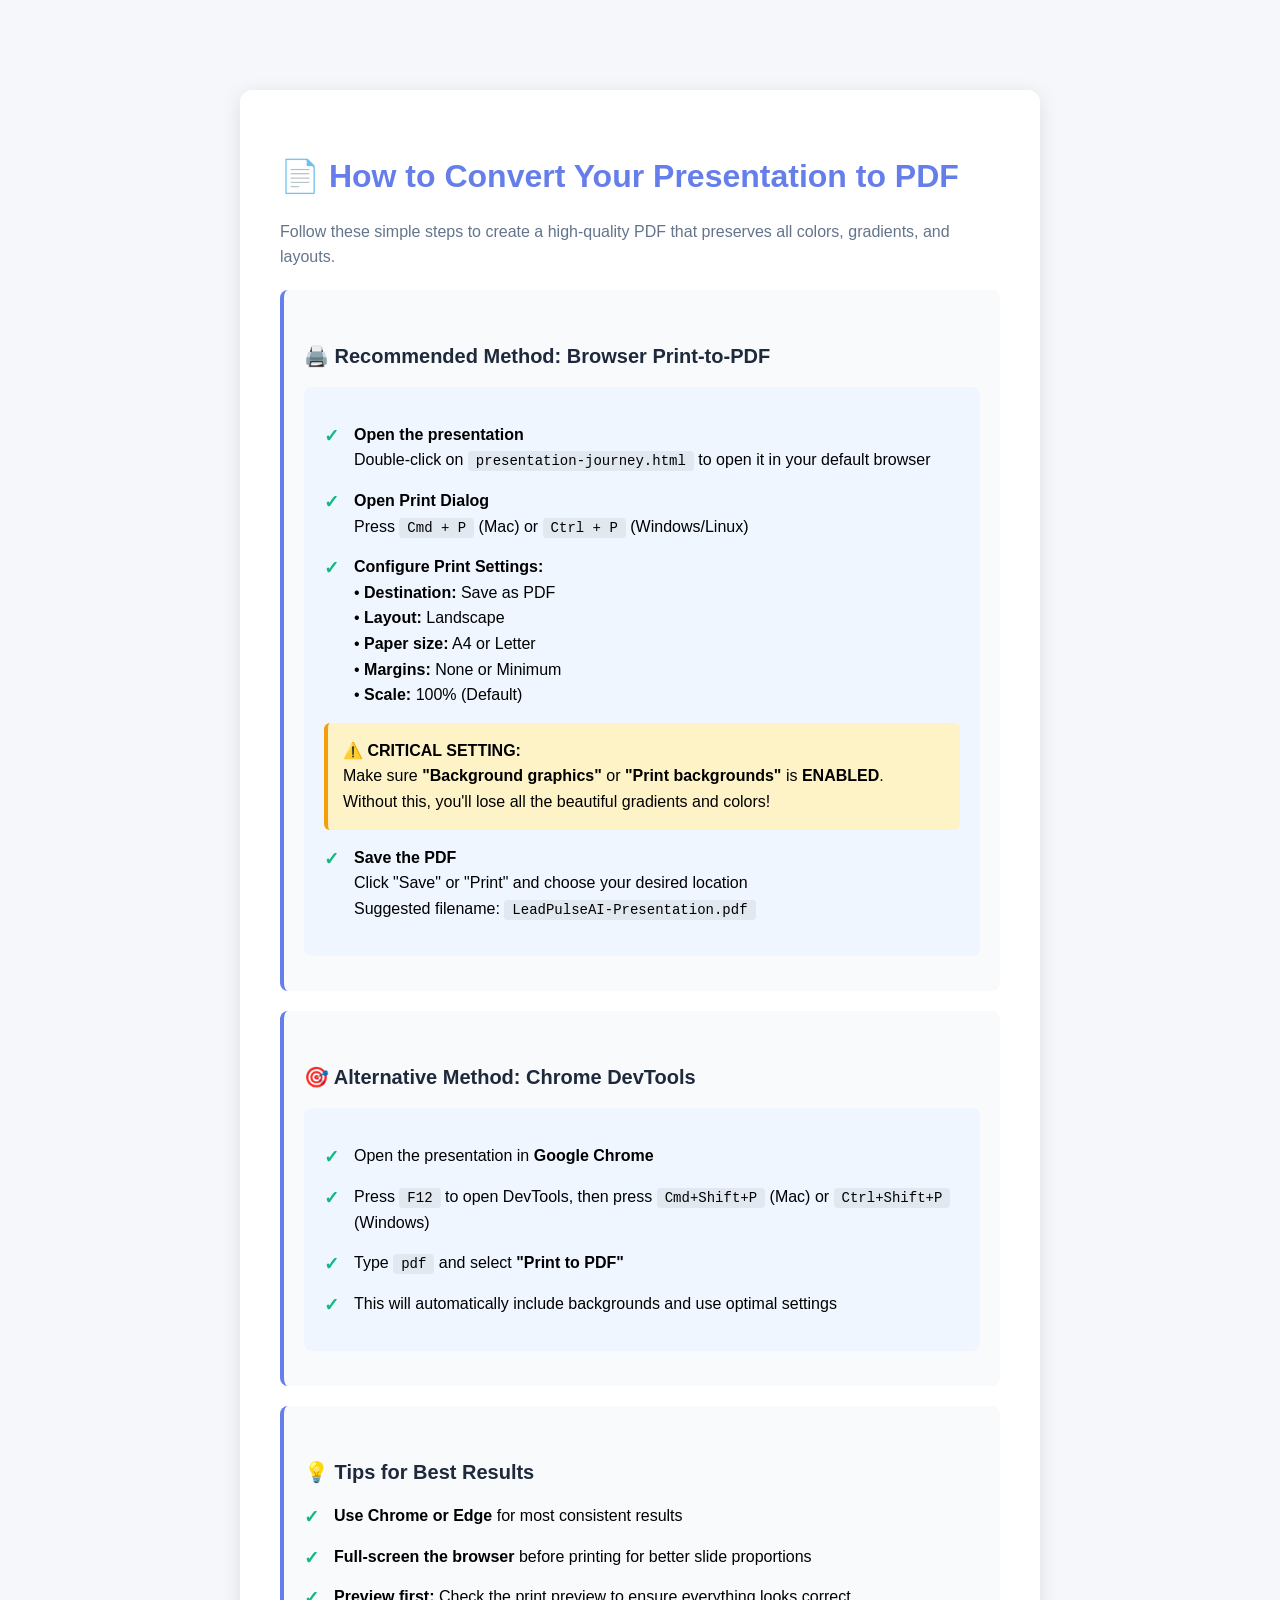
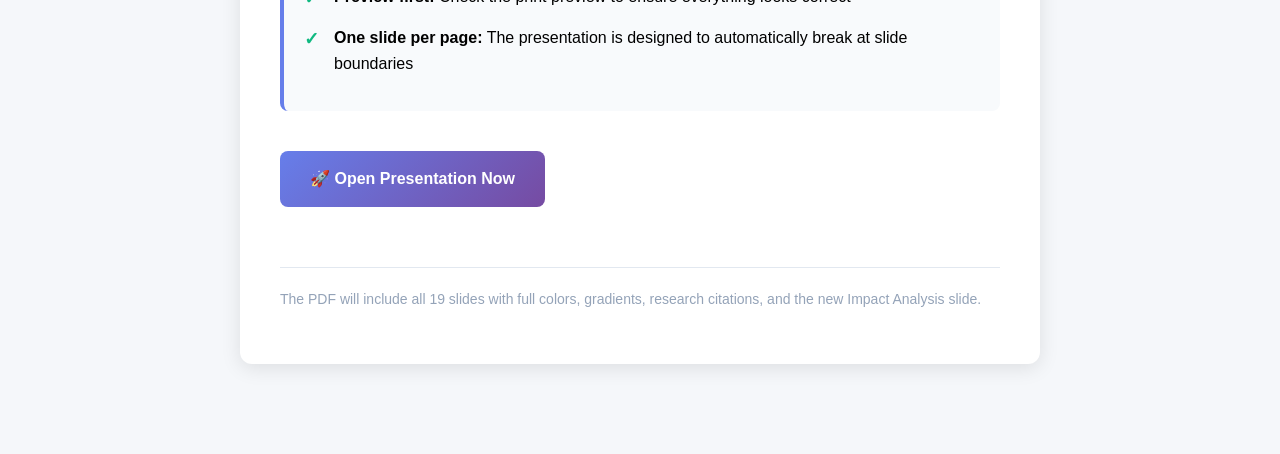
<file: LeadPulseAI-Prototype/print-instructions.html>
<!DOCTYPE html>
<html lang="en">
<head>
    <meta charset="UTF-8">
    <meta name="viewport" content="width=device-width, initial-scale=1.0">
    <title>PDF Conversion Instructions</title>
    <style>
        body {
            font-family: -apple-system, BlinkMacSystemFont, 'Segoe UI', sans-serif;
            max-width: 800px;
            margin: 50px auto;
            padding: 40px;
            background: #f5f7fa;
            line-height: 1.6;
        }
        .card {
            background: white;
            padding: 40px;
            border-radius: 12px;
            box-shadow: 0 4px 20px rgba(0,0,0,0.1);
        }
        h1 {
            color: #667eea;
            margin-bottom: 10px;
        }
        h2 {
            color: #1e293b;
            margin-top: 30px;
            margin-bottom: 15px;
            font-size: 20px;
        }
        .method {
            background: #f8fafc;
            padding: 20px;
            border-radius: 8px;
            margin: 20px 0;
            border-left: 4px solid #667eea;
        }
        .steps {
            background: #eff6ff;
            padding: 20px;
            border-radius: 8px;
            margin: 15px 0;
        }
        .step {
            margin: 15px 0;
            padding-left: 30px;
            position: relative;
        }
        .step::before {
            content: "✓";
            position: absolute;
            left: 0;
            color: #10b981;
            font-weight: bold;
            font-size: 18px;
        }
        .important {
            background: #fef3c7;
            padding: 15px;
            border-radius: 6px;
            border-left: 4px solid #f59e0b;
            margin: 15px 0;
        }
        .button {
            display: inline-block;
            background: linear-gradient(135deg, #667eea 0%, #764ba2 100%);
            color: white;
            padding: 15px 30px;
            border-radius: 8px;
            text-decoration: none;
            font-weight: 600;
            margin: 20px 0;
            transition: transform 0.2s;
        }
        .button:hover {
            transform: translateY(-2px);
        }
        code {
            background: #e2e8f0;
            padding: 2px 8px;
            border-radius: 4px;
            font-family: 'Monaco', 'Courier New', monospace;
            font-size: 14px;
        }
    </style>
</head>
<body>
    <div class="card">
        <h1>📄 How to Convert Your Presentation to PDF</h1>
        <p style="color: #64748b; font-size: 16px;">Follow these simple steps to create a high-quality PDF that preserves all colors, gradients, and layouts.</p>

        <div class="method">
            <h2>🖨️ Recommended Method: Browser Print-to-PDF</h2>

            <div class="steps">
                <div class="step">
                    <strong>Open the presentation</strong><br>
                    Double-click on <code>presentation-journey.html</code> to open it in your default browser
                </div>

                <div class="step">
                    <strong>Open Print Dialog</strong><br>
                    Press <code>Cmd + P</code> (Mac) or <code>Ctrl + P</code> (Windows/Linux)
                </div>

                <div class="step">
                    <strong>Configure Print Settings:</strong><br>
                    • <strong>Destination:</strong> Save as PDF<br>
                    • <strong>Layout:</strong> Landscape<br>
                    • <strong>Paper size:</strong> A4 or Letter<br>
                    • <strong>Margins:</strong> None or Minimum<br>
                    • <strong>Scale:</strong> 100% (Default)
                </div>

                <div class="important">
                    <strong>⚠️ CRITICAL SETTING:</strong><br>
                    Make sure <strong>"Background graphics"</strong> or <strong>"Print backgrounds"</strong> is <strong>ENABLED</strong>.<br>
                    Without this, you'll lose all the beautiful gradients and colors!
                </div>

                <div class="step">
                    <strong>Save the PDF</strong><br>
                    Click "Save" or "Print" and choose your desired location<br>
                    Suggested filename: <code>LeadPulseAI-Presentation.pdf</code>
                </div>
            </div>
        </div>

        <div class="method">
            <h2>🎯 Alternative Method: Chrome DevTools</h2>

            <div class="steps">
                <div class="step">
                    Open the presentation in <strong>Google Chrome</strong>
                </div>

                <div class="step">
                    Press <code>F12</code> to open DevTools, then press <code>Cmd+Shift+P</code> (Mac) or <code>Ctrl+Shift+P</code> (Windows)
                </div>

                <div class="step">
                    Type <code>pdf</code> and select <strong>"Print to PDF"</strong>
                </div>

                <div class="step">
                    This will automatically include backgrounds and use optimal settings
                </div>
            </div>
        </div>

        <div class="method">
            <h2>💡 Tips for Best Results</h2>

            <div class="step">
                <strong>Use Chrome or Edge</strong> for most consistent results
            </div>

            <div class="step">
                <strong>Full-screen the browser</strong> before printing for better slide proportions
            </div>

            <div class="step">
                <strong>Preview first:</strong> Check the print preview to ensure everything looks correct
            </div>

            <div class="step">
                <strong>One slide per page:</strong> The presentation is designed to automatically break at slide boundaries
            </div>
        </div>

        <a href="presentation-journey.html" class="button">🚀 Open Presentation Now</a>

        <p style="margin-top: 40px; color: #94a3b8; font-size: 14px; border-top: 1px solid #e2e8f0; padding-top: 20px;">
            The PDF will include all 19 slides with full colors, gradients, research citations, and the new Impact Analysis slide.
        </p>
    </div>
</body>
</html>
</file>
<file: LeadPulseAI-Prototype/css/global.css>
/* ================================================================
   LeadPulseAI - Global Styles
   Version: 1.0
   ================================================================ */

/* ============= CSS Variables ============= */
:root {
  /* Primary Colors */
  --aia-red: #E40521;
  --navy-blue: #1B365D;
  --sky-blue: #0066CC;

  /* Status Colors */
  --success: #00C853;
  --warning: #FF9800;
  --danger: #F44336;
  --info: #2196F3;

  /* Neutral Colors */
  --dark: #1E293B;
  --medium: #64748B;
  --light: #CBD5E1;
  --background: #F8FAFC;
  --white: #FFFFFF;

  /* AI/Tech Theme */
  --ai-purple: #9333EA;
  --neon-green: #00FF88;
  --gradient-primary: linear-gradient(135deg, #667eea 0%, #764ba2 100%);
  --gradient-success: linear-gradient(135deg, #00C853 0%, #00E676 100%);
  --gradient-danger: linear-gradient(135deg, #F44336 0%, #FF5252 100%);

  /* Shadows */
  --shadow-sm: 0 1px 3px rgba(0, 0, 0, 0.1);
  --shadow-md: 0 4px 6px rgba(0, 0, 0, 0.1);
  --shadow-lg: 0 10px 25px rgba(0, 0, 0, 0.15);
  --shadow-xl: 0 20px 40px rgba(0, 0, 0, 0.2);

  /* Border Radius */
  --radius-sm: 6px;
  --radius-md: 12px;
  --radius-lg: 16px;
  --radius-full: 9999px;

  /* Spacing */
  --space-xs: 4px;
  --space-sm: 8px;
  --space-md: 16px;
  --space-lg: 24px;
  --space-xl: 32px;
  --space-2xl: 48px;

  /* Typography */
  --font-primary: 'Inter', -apple-system, BlinkMacSystemFont, 'Segoe UI', sans-serif;
  --font-mono: 'Fira Code', 'Courier New', monospace;

  /* Transitions */
  --transition-fast: 150ms ease-in-out;
  --transition-normal: 300ms ease-in-out;
  --transition-slow: 400ms cubic-bezier(0.4, 0, 0.2, 1);
}

/* ============= Reset & Base Styles ============= */
* {
  margin: 0;
  padding: 0;
  box-sizing: border-box;
}

html {
  font-size: 16px;
  -webkit-font-smoothing: antialiased;
  -moz-osx-font-smoothing: grayscale;
}

body {
  font-family: var(--font-primary);
  font-size: 14px;
  line-height: 1.5;
  color: var(--dark);
  background-color: var(--background);
  overflow-x: hidden;
}

h1, h2, h3, h4, h5, h6 {
  font-weight: 600;
  line-height: 1.2;
  margin-bottom: var(--space-md);
}

h1 { font-size: 32px; }
h2 { font-size: 24px; }
h3 { font-size: 20px; }
h4 { font-size: 16px; }
h5 { font-size: 14px; }
h6 { font-size: 12px; }

p {
  margin-bottom: var(--space-md);
}

a {
  color: var(--sky-blue);
  text-decoration: none;
  transition: color var(--transition-fast);
}

a:hover {
  color: var(--aia-red);
  text-decoration: underline;
}

ul, ol {
  list-style: none;
}

img {
  max-width: 100%;
  height: auto;
}

button {
  font-family: inherit;
  cursor: pointer;
  border: none;
  outline: none;
}

input, textarea, select {
  font-family: inherit;
  font-size: inherit;
  border: 1px solid var(--light);
  border-radius: var(--radius-sm);
  padding: var(--space-sm) var(--space-md);
  transition: border-color var(--transition-fast);
}

input:focus, textarea:focus, select:focus {
  border-color: var(--sky-blue);
  outline: none;
}

/* ============= Utility Classes ============= */
.container {
  max-width: 1440px;
  margin: 0 auto;
  padding: 0 var(--space-lg);
}

.text-center { text-align: center; }
.text-left { text-align: left; }
.text-right { text-align: right; }

.font-bold { font-weight: 700; }
.font-semibold { font-weight: 600; }
.font-medium { font-weight: 500; }
.font-normal { font-weight: 400; }

.text-sm { font-size: 12px; }
.text-base { font-size: 14px; }
.text-lg { font-size: 16px; }
.text-xl { font-size: 18px; }
.text-2xl { font-size: 20px; }
.text-3xl { font-size: 24px; }

.text-dark { color: var(--dark); }
.text-medium { color: var(--medium); }
.text-light { color: var(--light); }
.text-success { color: var(--success); }
.text-warning { color: var(--warning); }
.text-danger { color: var(--danger); }
.text-info { color: var(--info); }
.text-primary { color: var(--aia-red); }

.bg-white { background-color: var(--white); }
.bg-background { background-color: var(--background); }
.bg-primary { background-color: var(--aia-red); }
.bg-success { background-color: var(--success); }
.bg-warning { background-color: var(--warning); }
.bg-danger { background-color: var(--danger); }
.bg-info { background-color: var(--info); }

.mt-0 { margin-top: 0; }
.mt-sm { margin-top: var(--space-sm); }
.mt-md { margin-top: var(--space-md); }
.mt-lg { margin-top: var(--space-lg); }
.mt-xl { margin-top: var(--space-xl); }

.mb-0 { margin-bottom: 0; }
.mb-sm { margin-bottom: var(--space-sm); }
.mb-md { margin-bottom: var(--space-md); }
.mb-lg { margin-bottom: var(--space-lg); }
.mb-xl { margin-bottom: var(--space-xl); }

.ml-sm { margin-left: var(--space-sm); }
.mr-sm { margin-right: var(--space-sm); }

.p-0 { padding: 0; }
.p-sm { padding: var(--space-sm); }
.p-md { padding: var(--space-md); }
.p-lg { padding: var(--space-lg); }
.p-xl { padding: var(--space-xl); }

.flex { display: flex; }
.flex-column { flex-direction: column; }
.flex-wrap { flex-wrap: wrap; }
.items-center { align-items: center; }
.items-start { align-items: flex-start; }
.items-end { align-items: flex-end; }
.justify-center { justify-content: center; }
.justify-between { justify-content: space-between; }
.justify-start { justify-content: flex-start; }
.justify-end { justify-content: flex-end; }
.gap-sm { gap: var(--space-sm); }
.gap-md { gap: var(--space-md); }
.gap-lg { gap: var(--space-lg); }

.grid { display: grid; }
.grid-cols-2 { grid-template-columns: repeat(2, 1fr); }
.grid-cols-3 { grid-template-columns: repeat(3, 1fr); }
.grid-cols-4 { grid-template-columns: repeat(4, 1fr); }

.hidden { display: none; }
.visible { display: block; }

.rounded-sm { border-radius: var(--radius-sm); }
.rounded-md { border-radius: var(--radius-md); }
.rounded-lg { border-radius: var(--radius-lg); }
.rounded-full { border-radius: var(--radius-full); }

.shadow-sm { box-shadow: var(--shadow-sm); }
.shadow-md { box-shadow: var(--shadow-md); }
.shadow-lg { box-shadow: var(--shadow-lg); }
.shadow-xl { box-shadow: var(--shadow-xl); }

.cursor-pointer { cursor: pointer; }
.cursor-not-allowed { cursor: not-allowed; }

.opacity-50 { opacity: 0.5; }
.opacity-75 { opacity: 0.75; }

.overflow-hidden { overflow: hidden; }
.overflow-auto { overflow: auto; }
.overflow-scroll { overflow: scroll; }

.relative { position: relative; }
.absolute { position: absolute; }
.fixed { position: fixed; }
.sticky { position: sticky; }

.w-full { width: 100%; }
.h-full { height: 100%; }

/* ============= Animation Classes ============= */
.fade-in {
  animation: fadeIn var(--transition-normal);
}

@keyframes fadeIn {
  from {
    opacity: 0;
  }
  to {
    opacity: 1;
  }
}

.slide-in {
  animation: slideIn var(--transition-slow);
}

@keyframes slideIn {
  from {
    transform: translateY(20px);
    opacity: 0;
  }
  to {
    transform: translateY(0);
    opacity: 1;
  }
}

.scale-in {
  animation: scaleIn var(--transition-normal);
}

@keyframes scaleIn {
  from {
    transform: scale(0.95);
    opacity: 0;
  }
  to {
    transform: scale(1);
    opacity: 1;
  }
}

.pulse {
  animation: pulse 2s cubic-bezier(0.4, 0, 0.6, 1) infinite;
}

@keyframes pulse {
  0%, 100% {
    opacity: 1;
  }
  50% {
    opacity: 0.7;
  }
}

.pulse-ring {
  animation: pulseRing 2s cubic-bezier(0.4, 0, 0.6, 1) infinite;
}

@keyframes pulseRing {
  0% {
    transform: scale(0.95);
    box-shadow: 0 0 0 0 rgba(228, 5, 33, 0.7);
  }
  70% {
    transform: scale(1);
    box-shadow: 0 0 0 10px rgba(228, 5, 33, 0);
  }
  100% {
    transform: scale(0.95);
    box-shadow: 0 0 0 0 rgba(228, 5, 33, 0);
  }
}

.spin {
  animation: spin 1s linear infinite;
}

@keyframes spin {
  from {
    transform: rotate(0deg);
  }
  to {
    transform: rotate(360deg);
  }
}

.shimmer {
  background: linear-gradient(90deg,
    var(--light) 0%,
    var(--white) 50%,
    var(--light) 100%
  );
  background-size: 200% 100%;
  animation: shimmer 1.5s ease-in-out infinite;
}

@keyframes shimmer {
  0% {
    background-position: -200% 0;
  }
  100% {
    background-position: 200% 0;
  }
}

.bounce {
  animation: bounce 1s infinite;
}

@keyframes bounce {
  0%, 100% {
    transform: translateY(0);
  }
  50% {
    transform: translateY(-10px);
  }
}

/* ============= Responsive Design ============= */
@media (max-width: 768px) {
  html {
    font-size: 14px;
  }

  h1 { font-size: 24px; }
  h2 { font-size: 20px; }
  h3 { font-size: 18px; }
  h4 { font-size: 16px; }

  .container {
    padding: 0 var(--space-md);
  }

  .grid-cols-2,
  .grid-cols-3,
  .grid-cols-4 {
    grid-template-columns: 1fr;
  }
}

@media (max-width: 480px) {
  html {
    font-size: 12px;
  }
}

/* ============= Print Styles ============= */
@media print {
  body {
    background-color: white;
  }

  .no-print {
    display: none !important;
  }
}

/* ============= Scrollbar Styling ============= */
::-webkit-scrollbar {
  width: 8px;
  height: 8px;
}

::-webkit-scrollbar-track {
  background: var(--background);
}

::-webkit-scrollbar-thumb {
  background: var(--medium);
  border-radius: var(--radius-full);
}

::-webkit-scrollbar-thumb:hover {
  background: var(--dark);
}

/* ============= Selection Styling ============= */
::selection {
  background-color: var(--aia-red);
  color: white;
}

::-moz-selection {
  background-color: var(--aia-red);
  color: white;
}

/* ============= Logo Styling ============= */
.logo {
  display: flex;
  align-items: center;
  gap: var(--space-sm);
  font-size: 20px;
  font-weight: 700;
  color: var(--navy-blue);
  text-decoration: none;
}

.logo-icon {
  font-size: 24px;
}

.logo:hover {
  text-decoration: none;
  color: var(--aia-red);
}
</file>
<file: LeadPulseAI-Prototype/css/components.css>
/* ================================================================
   LeadPulseAI - Reusable Components
   Version: 1.0
   ================================================================ */

/* ============= Buttons ============= */
.btn {
  display: inline-flex;
  align-items: center;
  justify-content: center;
  gap: var(--space-sm);
  padding: var(--space-sm) var(--space-lg);
  font-size: 14px;
  font-weight: 600;
  border-radius: var(--radius-sm);
  transition: all var(--transition-fast);
  cursor: pointer;
  border: none;
  text-decoration: none;
  white-space: nowrap;
}

.btn:hover {
  transform: translateY(-1px);
  box-shadow: var(--shadow-md);
  text-decoration: none;
}

.btn:active {
  transform: translateY(0);
}

.btn:disabled {
  opacity: 0.5;
  cursor: not-allowed;
  transform: none;
}

.btn-primary {
  background-color: var(--aia-red);
  color: white;
}

.btn-primary:hover {
  background-color: #c70419;
  color: white;
}

.btn-secondary {
  background-color: white;
  color: var(--navy-blue);
  border: 2px solid var(--navy-blue);
}

.btn-secondary:hover {
  background-color: var(--navy-blue);
  color: white;
}

.btn-success {
  background-color: var(--success);
  color: white;
}

.btn-success:hover {
  background-color: #00a844;
}

.btn-danger {
  background-color: var(--danger);
  color: white;
}

.btn-danger:hover {
  background-color: #d32f2f;
}

.btn-ghost {
  background-color: transparent;
  color: var(--navy-blue);
}

.btn-ghost:hover {
  background-color: var(--background);
}

.btn-icon {
  width: 40px;
  height: 40px;
  padding: 0;
  border-radius: var(--radius-full);
}

.btn-sm {
  padding: 4px var(--space-md);
  font-size: 12px;
}

.btn-lg {
  padding: var(--space-md) var(--space-xl);
  font-size: 16px;
}

/* ============= Cards ============= */
.card {
  background-color: var(--white);
  border-radius: var(--radius-md);
  box-shadow: var(--shadow-sm);
  padding: var(--space-lg);
  transition: all var(--transition-normal);
}

.card:hover {
  transform: translateY(-2px);
  box-shadow: var(--shadow-md);
}

.card-header {
  display: flex;
  align-items: center;
  justify-content: space-between;
  margin-bottom: var(--space-md);
  padding-bottom: var(--space-md);
  border-bottom: 1px solid var(--light);
}

.card-title {
  font-size: 18px;
  font-weight: 600;
  color: var(--navy-blue);
  margin: 0;
}

.card-body {
  margin-bottom: var(--space-md);
}

.card-footer {
  display: flex;
  align-items: center;
  justify-content: space-between;
  margin-top: var(--space-md);
  padding-top: var(--space-md);
  border-top: 1px solid var(--light);
}

.card-stat {
  text-align: center;
  padding: var(--space-lg);
}

.card-stat-value {
  font-size: 32px;
  font-weight: 700;
  color: var(--navy-blue);
  margin-bottom: var(--space-sm);
}

.card-stat-label {
  font-size: 14px;
  color: var(--medium);
  text-transform: uppercase;
  letter-spacing: 0.5px;
}

.card-stat-change {
  font-size: 12px;
  font-weight: 600;
  margin-top: var(--space-sm);
}

.card-stat-change.positive {
  color: var(--success);
}

.card-stat-change.negative {
  color: var(--danger);
}

/* ============= Badges ============= */
.badge {
  display: inline-flex;
  align-items: center;
  gap: 4px;
  padding: 4px 12px;
  font-size: 11px;
  font-weight: 700;
  text-transform: uppercase;
  letter-spacing: 0.5px;
  border-radius: var(--radius-full);
  white-space: nowrap;
}

.badge-primary {
  background-color: rgba(228, 5, 33, 0.1);
  color: var(--aia-red);
}

.badge-success {
  background-color: rgba(0, 200, 83, 0.1);
  color: var(--success);
}

.badge-warning {
  background-color: rgba(255, 152, 0, 0.1);
  color: var(--warning);
}

.badge-danger {
  background-color: rgba(244, 67, 54, 0.1);
  color: var(--danger);
}

.badge-info {
  background-color: rgba(33, 150, 243, 0.1);
  color: var(--info);
}

.badge-hot {
  background: linear-gradient(135deg, #FF6B6B 0%, #FF8E53 100%);
  color: white;
}

.badge-ai {
  background: linear-gradient(135deg, #667eea 0%, #764ba2 100%);
  color: white;
}

/* ============= Avatars ============= */
.avatar {
  display: inline-flex;
  align-items: center;
  justify-content: center;
  width: 40px;
  height: 40px;
  border-radius: var(--radius-full);
  background-color: var(--background);
  color: var(--navy-blue);
  font-weight: 600;
  overflow: hidden;
}

.avatar img {
  width: 100%;
  height: 100%;
  object-fit: cover;
}

.avatar-sm {
  width: 32px;
  height: 32px;
  font-size: 12px;
}

.avatar-lg {
  width: 64px;
  height: 64px;
  font-size: 24px;
}

.avatar-ai {
  background: linear-gradient(135deg, #667eea 0%, #764ba2 100%);
  color: white;
}

/* ============= Progress Bars ============= */
.progress {
  width: 100%;
  height: 8px;
  background-color: var(--light);
  border-radius: var(--radius-full);
  overflow: hidden;
}

.progress-bar {
  height: 100%;
  background-color: var(--success);
  border-radius: var(--radius-full);
  transition: width var(--transition-slow);
}

.progress-bar-primary {
  background-color: var(--aia-red);
}

.progress-bar-danger {
  background-color: var(--danger);
}

.progress-bar-warning {
  background-color: var(--warning);
}

.progress-bar-gradient {
  background: var(--gradient-success);
}

/* ============= Tooltips ============= */
.tooltip {
  position: relative;
  display: inline-block;
}

.tooltip-text {
  visibility: hidden;
  width: 200px;
  background-color: var(--dark);
  color: white;
  text-align: center;
  border-radius: var(--radius-sm);
  padding: var(--space-sm) var(--space-md);
  position: absolute;
  z-index: 1000;
  bottom: 125%;
  left: 50%;
  margin-left: -100px;
  opacity: 0;
  transition: opacity var(--transition-fast);
  font-size: 12px;
}

.tooltip:hover .tooltip-text {
  visibility: visible;
  opacity: 1;
}

/* ============= Alerts ============= */
.alert {
  padding: var(--space-md) var(--space-lg);
  border-radius: var(--radius-sm);
  margin-bottom: var(--space-md);
  display: flex;
  align-items: center;
  gap: var(--space-md);
}

.alert-success {
  background-color: rgba(0, 200, 83, 0.1);
  border-left: 4px solid var(--success);
  color: var(--success);
}

.alert-warning {
  background-color: rgba(255, 152, 0, 0.1);
  border-left: 4px solid var(--warning);
  color: var(--warning);
}

.alert-danger {
  background-color: rgba(244, 67, 54, 0.1);
  border-left: 4px solid var(--danger);
  color: var(--danger);
}

.alert-info {
  background-color: rgba(33, 150, 243, 0.1);
  border-left: 4px solid var(--info);
  color: var(--info);
}

/* ============= Modals ============= */
.modal-overlay {
  position: fixed;
  top: 0;
  left: 0;
  width: 100%;
  height: 100%;
  background-color: rgba(0, 0, 0, 0.5);
  backdrop-filter: blur(4px);
  display: flex;
  align-items: center;
  justify-content: center;
  z-index: 9999;
  opacity: 0;
  visibility: hidden;
  transition: all var(--transition-normal);
}

.modal-overlay.active {
  opacity: 1;
  visibility: visible;
}

.modal {
  background-color: white;
  border-radius: var(--radius-lg);
  box-shadow: var(--shadow-xl);
  max-width: 600px;
  width: 90%;
  max-height: 90vh;
  overflow: auto;
  transform: scale(0.9);
  transition: transform var(--transition-normal);
}

.modal-overlay.active .modal {
  transform: scale(1);
}

.modal-header {
  display: flex;
  align-items: center;
  justify-content: space-between;
  padding: var(--space-lg);
  border-bottom: 1px solid var(--light);
}

.modal-title {
  font-size: 20px;
  font-weight: 600;
  color: var(--navy-blue);
  margin: 0;
}

.modal-close {
  background: none;
  border: none;
  font-size: 24px;
  color: var(--medium);
  cursor: pointer;
  transition: color var(--transition-fast);
}

.modal-close:hover {
  color: var(--dark);
}

.modal-body {
  padding: var(--space-lg);
}

.modal-footer {
  display: flex;
  align-items: center;
  justify-content: flex-end;
  gap: var(--space-md);
  padding: var(--space-lg);
  border-top: 1px solid var(--light);
}

/* ============= Tables ============= */
.table {
  width: 100%;
  border-collapse: collapse;
}

.table thead {
  background-color: var(--background);
}

.table th {
  text-align: left;
  padding: var(--space-md);
  font-weight: 600;
  color: var(--navy-blue);
  text-transform: uppercase;
  font-size: 11px;
  letter-spacing: 0.5px;
}

.table td {
  padding: var(--space-md);
  border-bottom: 1px solid var(--light);
}

.table tr:hover {
  background-color: var(--background);
}

/* ============= Forms ============= */
.form-group {
  margin-bottom: var(--space-lg);
}

.form-label {
  display: block;
  margin-bottom: var(--space-sm);
  font-weight: 600;
  color: var(--navy-blue);
}

.form-input,
.form-select,
.form-textarea {
  width: 100%;
  padding: var(--space-sm) var(--space-md);
  border: 1px solid var(--light);
  border-radius: var(--radius-sm);
  font-size: 14px;
  transition: border-color var(--transition-fast);
}

.form-input:focus,
.form-select:focus,
.form-textarea:focus {
  border-color: var(--sky-blue);
  outline: none;
  box-shadow: 0 0 0 3px rgba(0, 102, 204, 0.1);
}

.form-textarea {
  resize: vertical;
  min-height: 100px;
}

.form-help {
  display: block;
  margin-top: var(--space-sm);
  font-size: 12px;
  color: var(--medium);
}

.form-error {
  display: block;
  margin-top: var(--space-sm);
  font-size: 12px;
  color: var(--danger);
}

/* ============= Tabs ============= */
.tabs {
  border-bottom: 2px solid var(--light);
  margin-bottom: var(--space-lg);
}

.tab-list {
  display: flex;
  gap: var(--space-md);
}

.tab {
  padding: var(--space-md) var(--space-lg);
  font-weight: 600;
  color: var(--medium);
  cursor: pointer;
  border-bottom: 3px solid transparent;
  transition: all var(--transition-fast);
  margin-bottom: -2px;
}

.tab:hover {
  color: var(--navy-blue);
}

.tab.active {
  color: var(--aia-red);
  border-bottom-color: var(--aia-red);
}

.tab-content {
  display: none;
}

.tab-content.active {
  display: block;
  animation: fadeIn var(--transition-normal);
}

/* ============= Indicators ============= */
.indicator {
  position: relative;
}

.indicator-badge {
  position: absolute;
  top: -4px;
  right: -4px;
  min-width: 20px;
  height: 20px;
  padding: 0 6px;
  display: flex;
  align-items: center;
  justify-content: center;
  background-color: var(--aia-red);
  color: white;
  font-size: 10px;
  font-weight: 700;
  border-radius: var(--radius-full);
  border: 2px solid white;
}

.status-dot {
  display: inline-block;
  width: 8px;
  height: 8px;
  border-radius: var(--radius-full);
  margin-right: var(--space-sm);
}

.status-dot-green {
  background-color: var(--success);
}

.status-dot-red {
  background-color: var(--danger);
}

.status-dot-yellow {
  background-color: var(--warning);
}

.status-dot-pulse {
  animation: pulse 2s cubic-bezier(0.4, 0, 0.6, 1) infinite;
}

/* ============= Empty States ============= */
.empty-state {
  text-align: center;
  padding: var(--space-2xl);
  color: var(--medium);
}

.empty-state-icon {
  font-size: 48px;
  margin-bottom: var(--space-md);
  opacity: 0.5;
}

.empty-state-title {
  font-size: 18px;
  font-weight: 600;
  color: var(--dark);
  margin-bottom: var(--space-sm);
}

.empty-state-text {
  font-size: 14px;
  color: var(--medium);
}

/* ============= Loading States ============= */
.loading-spinner {
  display: inline-block;
  width: 40px;
  height: 40px;
  border: 4px solid var(--light);
  border-top-color: var(--aia-red);
  border-radius: var(--radius-full);
  animation: spin 1s linear infinite;
}

.loading-skeleton {
  background: linear-gradient(90deg, var(--light) 0%, var(--white) 50%, var(--light) 100%);
  background-size: 200% 100%;
  animation: shimmer 1.5s ease-in-out infinite;
  border-radius: var(--radius-sm);
}

.loading-dots {
  display: inline-flex;
  gap: 4px;
}

.loading-dot {
  width: 8px;
  height: 8px;
  border-radius: var(--radius-full);
  background-color: var(--aia-red);
  animation: bounce 1.4s infinite ease-in-out both;
}

.loading-dot:nth-child(1) {
  animation-delay: -0.32s;
}

.loading-dot:nth-child(2) {
  animation-delay: -0.16s;
}

/* ============= Dividers ============= */
.divider {
  height: 1px;
  background-color: var(--light);
  margin: var(--space-lg) 0;
}

.divider-vertical {
  width: 1px;
  background-color: var(--light);
  height: 100%;
}

/* ============= Dropdown ============= */
.dropdown {
  position: relative;
  display: inline-block;
}

.dropdown-menu {
  position: absolute;
  top: 100%;
  right: 0;
  margin-top: var(--space-sm);
  background-color: white;
  border-radius: var(--radius-md);
  box-shadow: var(--shadow-lg);
  min-width: 200px;
  padding: var(--space-sm) 0;
  z-index: 1000;
  opacity: 0;
  visibility: hidden;
  transform: translateY(-10px);
  transition: all var(--transition-fast);
}

.dropdown.active .dropdown-menu {
  opacity: 1;
  visibility: visible;
  transform: translateY(0);
}

.dropdown-item {
  display: block;
  padding: var(--space-sm) var(--space-lg);
  color: var(--dark);
  text-decoration: none;
  transition: background-color var(--transition-fast);
  cursor: pointer;
}

.dropdown-item:hover {
  background-color: var(--background);
  text-decoration: none;
}

.dropdown-divider {
  height: 1px;
  background-color: var(--light);
  margin: var(--space-sm) 0;
}

/* ============= Breadcrumbs ============= */
.breadcrumb {
  display: flex;
  align-items: center;
  gap: var(--space-sm);
  font-size: 14px;
}

.breadcrumb-item {
  color: var(--medium);
}

.breadcrumb-item.active {
  color: var(--dark);
  font-weight: 600;
}

.breadcrumb-separator {
  color: var(--medium);
}

/* ============= Toast Notifications ============= */
.toast-container {
  position: fixed;
  top: var(--space-lg);
  right: var(--space-lg);
  z-index: 10000;
  display: flex;
  flex-direction: column;
  gap: var(--space-md);
}

.toast {
  background-color: white;
  border-radius: var(--radius-md);
  box-shadow: var(--shadow-lg);
  padding: var(--space-md) var(--space-lg);
  min-width: 300px;
  display: flex;
  align-items: center;
  gap: var(--space-md);
  animation: slideInRight var(--transition-normal);
}

@keyframes slideInRight {
  from {
    transform: translateX(100%);
    opacity: 0;
  }
  to {
    transform: translateX(0);
    opacity: 1;
  }
}

.toast-icon {
  font-size: 20px;
}

.toast-content {
  flex: 1;
}

.toast-title {
  font-weight: 600;
  margin-bottom: 4px;
}

.toast-message {
  font-size: 12px;
  color: var(--medium);
}

.toast-close {
  background: none;
  border: none;
  font-size: 18px;
  color: var(--medium);
  cursor: pointer;
  transition: color var(--transition-fast);
}

.toast-close:hover {
  color: var(--dark);
}

.toast-success {
  border-left: 4px solid var(--success);
}

.toast-warning {
  border-left: 4px solid var(--warning);
}

.toast-danger {
  border-left: 4px solid var(--danger);
}

.toast-info {
  border-left: 4px solid var(--info);
}
</file>
